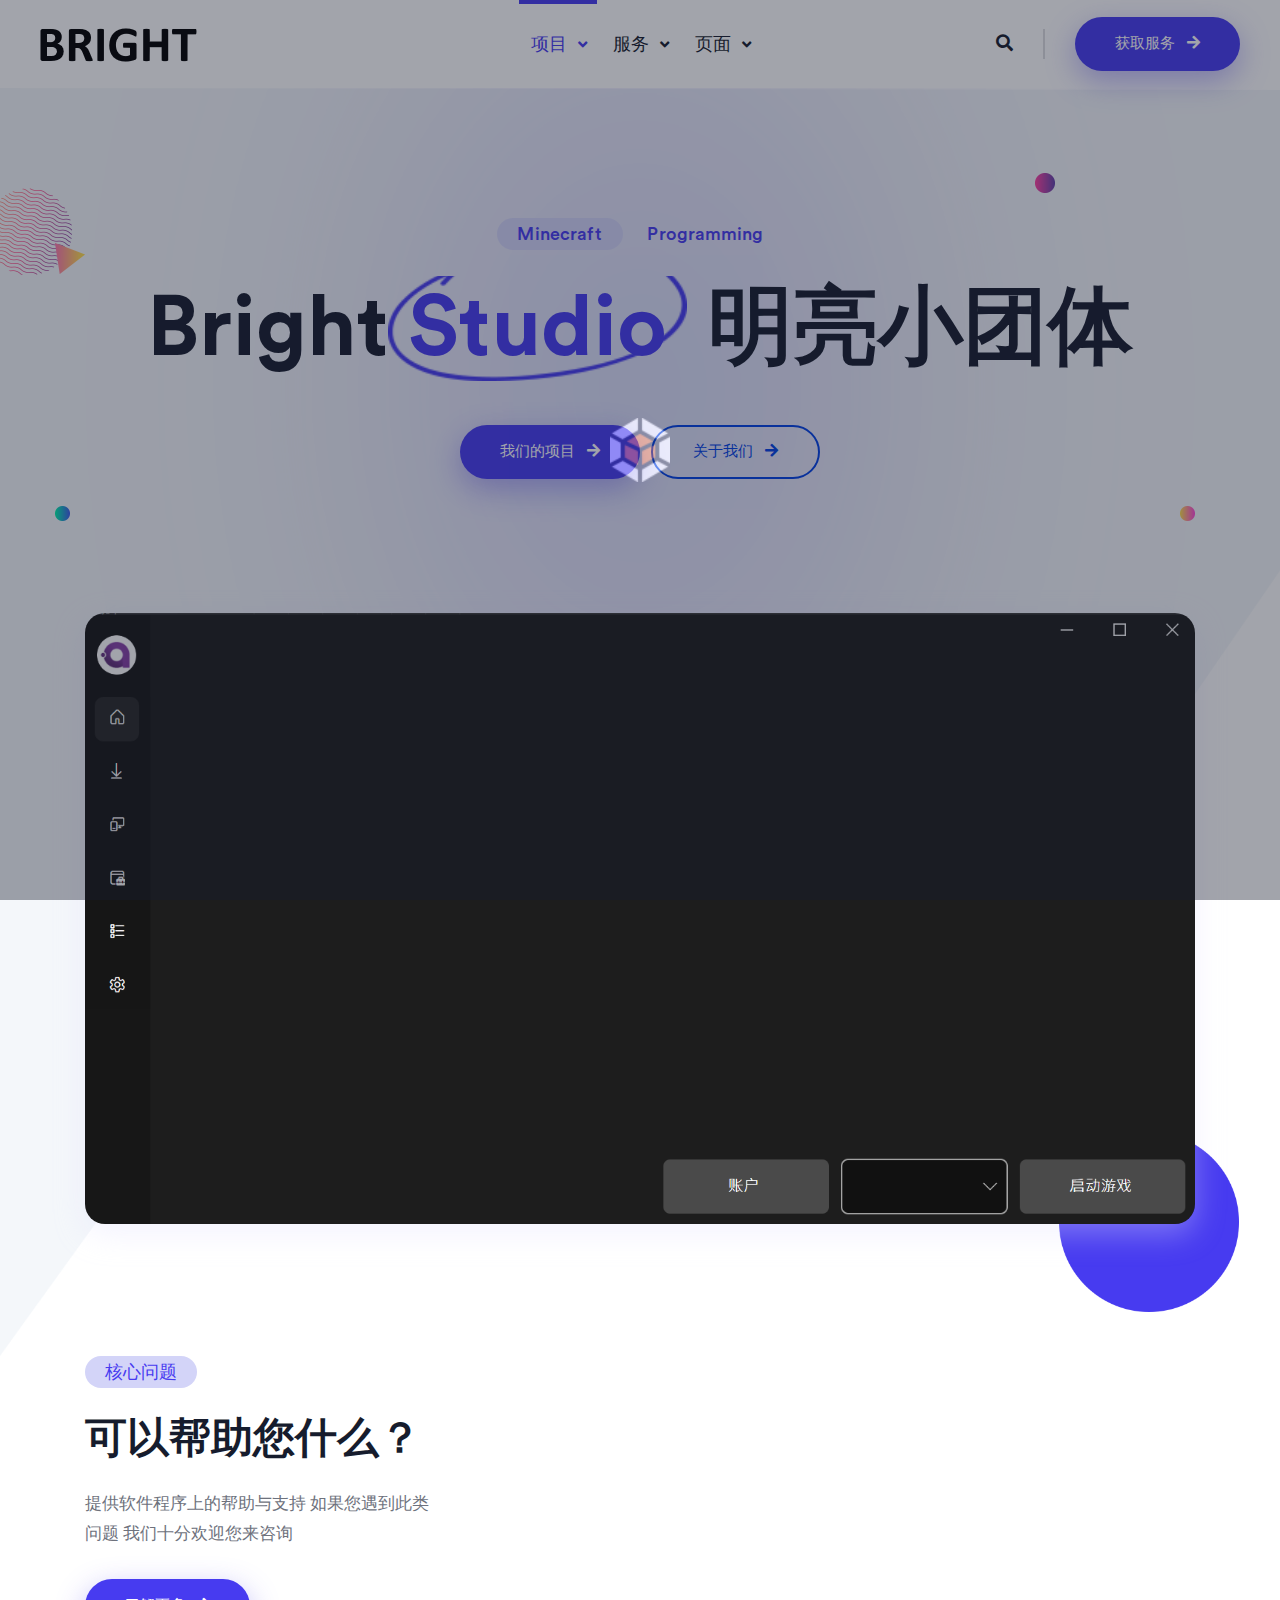
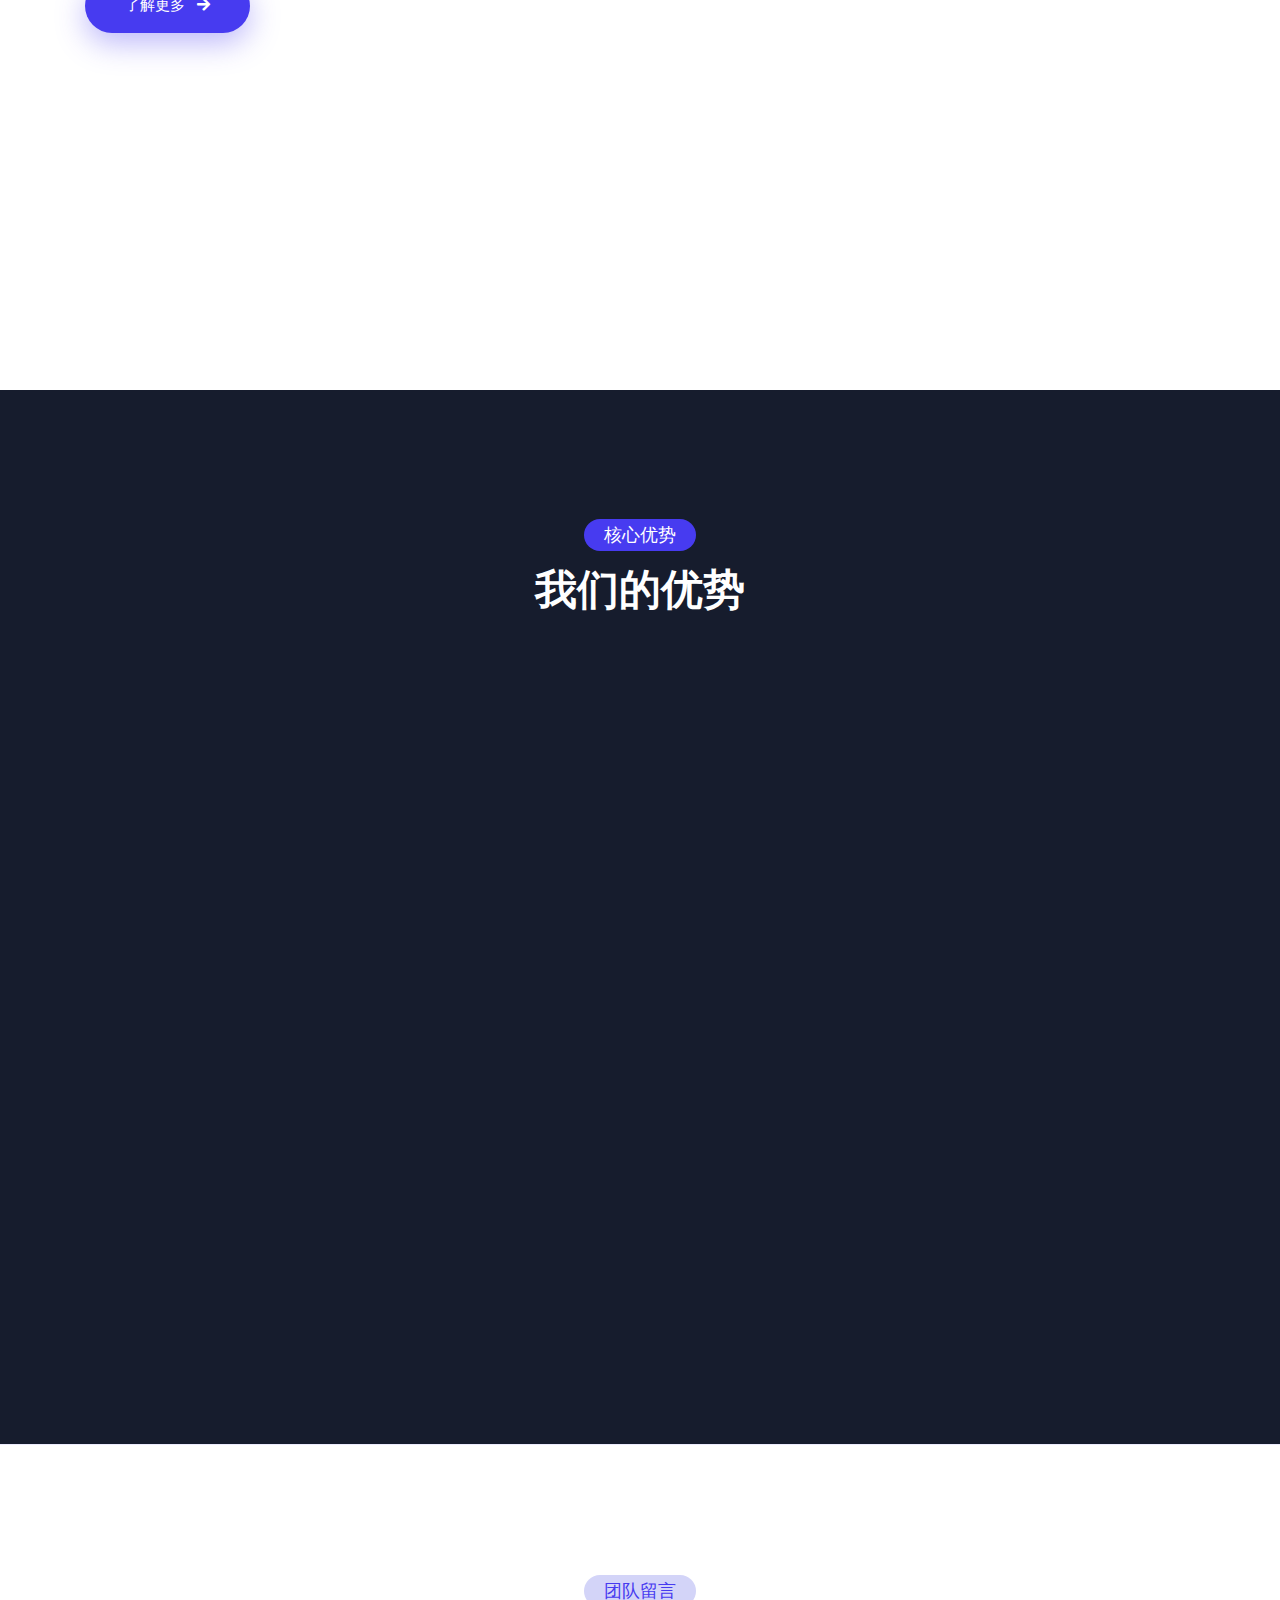
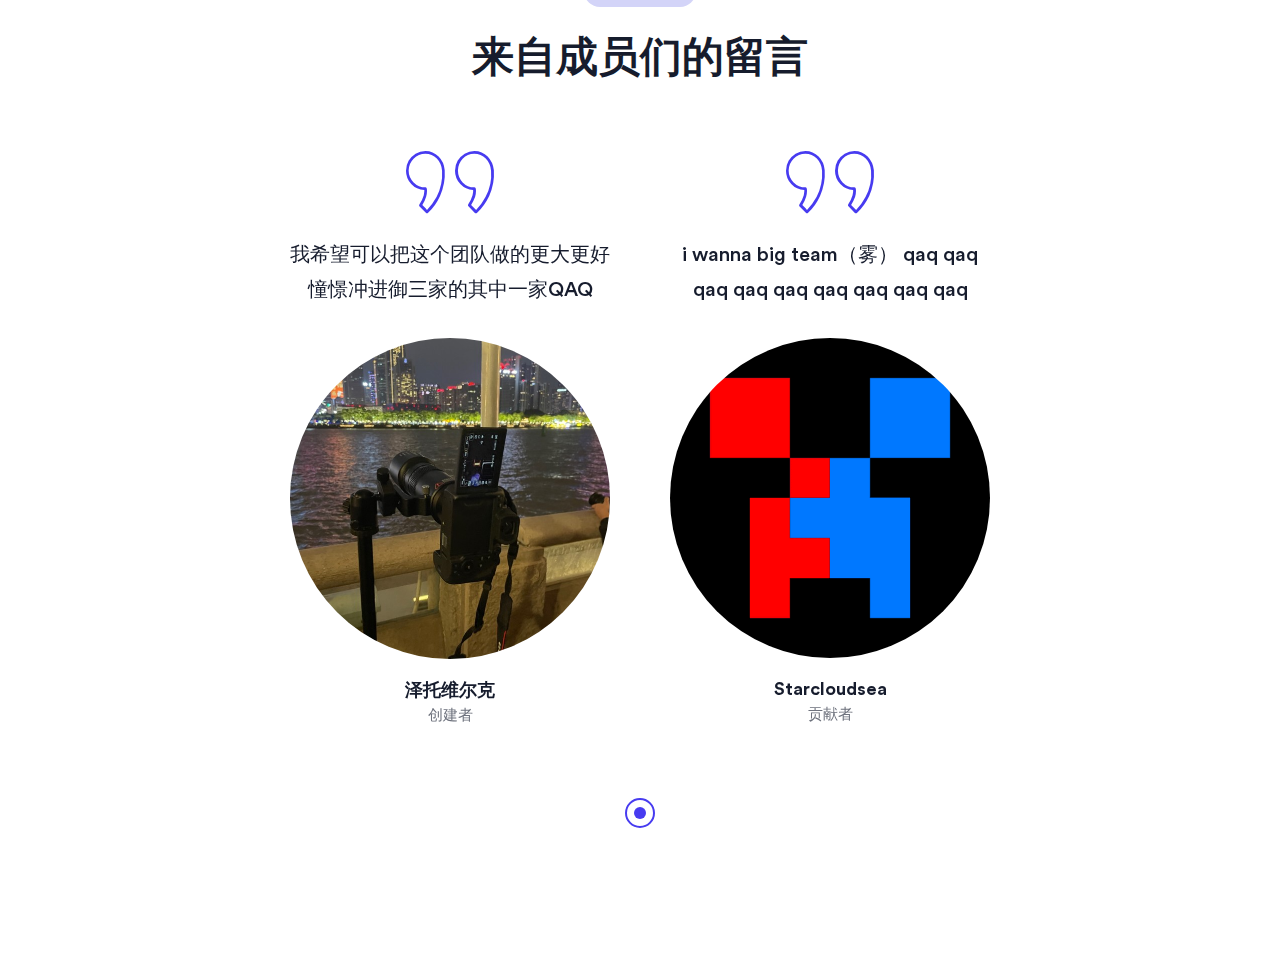
<file: index.html>
﻿<!DOCTYPE html>
    <html lang="en">
    <head>
        <meta charset="UTF-8">
        <meta http-equiv="X-UA-Compatible" content="IE=edge">
        <meta name="viewport" content="width=device-width, initial-scale=1.0">
        <title>Bright </title>
        <!--====== Bootstrap ======-->
        <link rel="stylesheet" href="assets/css/bootstrap.min.css">
        <!--====== Font Awesome ======-->
        <link rel="stylesheet" href="assets/fonts/fontawesome/css/all.min.css">
        <!--====== Flaticon ======-->
        <link rel="stylesheet" href="assets/fonts/flaticon/flaticon.css">
        <!--====== Animate CSS ======-->
        <link rel="stylesheet" href="assets/css/animate.min.css">
        <!-- Magnific Popup CSS -->
        <link rel="stylesheet" href="assets/css/magnific-popup.min.css">
        <!--====== Slick Slider ======-->
        <link rel="stylesheet" href="assets/css/slick.css">
        <!--====== Nice Select  ======-->
        <link rel="stylesheet" href="assets/css/nice-select.css">
        <!--====== Default css ======-->
        <link rel="stylesheet" href="assets/css/default.css">
        <!--====== Main Stylesheet ======-->
        <link rel="stylesheet" href="assets/css/style.css">
        <!--====== Responsive Stylesheet ======-->
        <link rel="stylesheet" href="assets/css/responsive.css">
        <!-- Place favicon in the root directory -->
        <link rel="icon" type="image/png" href="assets/img/favicon.png">
    </head>
    <body>
        <!--======= Start Preloader =======-->
        <div class="preloader">
            <img class="preloader-image" width="60" src="assets/img/preloader-logo.png" alt="preloader"/>
        </div> <!-- /.preloader -->
        <!--======= End Preloader =======-->
        <!--====== Start Search From ======-->
        <div class="modal fade" id="search-modal" tabindex="-1" role="dialog">
            <div class="modal-dialog" role="document">
                <div class="modal-content">
                    <form>
                        <div class="form_group">
                            <input type="text" class="form_control" placeholder="Search here...">
                            <button class="search_btn"><i class="fa fa-search"></i></button>
                        </div>
                    </form>
                </div> <!-- /.modal-content -->
            </div> <!-- /.modal-dialog -->
        </div><!-- /#search-modal -->
        <!--====== End Search From ======-->
        <!--====== Start Header Area ======-->
        <header class="header-area header-v1">
            <div class="header-navigation">
                <div class="container-fluid">
                    <div class="row align-items-center">
                        <!-- Brand Logo and Language Selection Dropdown -->
                        <div class="col-xl-3 col-lg-4 col-md-5 col-8">
                            <div class="site-branding-and-language-selection">
                                <div class="brand-logo">
                                    <a href="index.html">
                                        <img src="assets/img/logo-royal-blue.png" alt="logo">
                                    </a>
                                </div>
                            </div>
                        </div>
                        <!-- Desktop and Mobile Menu -->
                        <div class="col-xl-6 col-lg-3 col-md-1 col-2 text-center">
                            <div class="primary-menu">
                                <div class="nav-menu">
                                    <!-- Navbar Close Icon -->
                                    <div class="navbar-close">
                                        <div class="cross-wrap"><span class="top"></span><span class="bottom"></span></div>
                                    </div>
                                    <nav class="main-menu">
                                        <ul>
                                            <li class="menu-item menu-item-has-children">
                                                <a href="index.html" class="nav-link active">项目</a>
                                                <ul class="sub-menu">
                                                    <li><a href="index.html" class="nav-link active">明亮我的世界社区</a></li>
                                                    <!-- <li><a href="index-2.html">Homepage SEO</a></li>
                                                    <li><a href="index-3.html">Homepage App</a></li>
                                                    <li><a href="index-4.html">Homepage Chatbot</a></li>
                                                    <li><a href="index-5.html">Homepage Consultant</a></li>
                                                    <li><a href="index-6.html">Homepage Fintech</a></li> -->
                                                </ul>
                                            </li>
                                            <li class="menu-item menu-item-has-children">
                                                <a href="services.html" class="nav-link">服务</a>
                                                <ul class="sub-menu">
                                                    <li><a href="api.html">API</a></li>
                                                    <li><a href="bright_minecraft_core.html">Bright启动核心</a></li>
                                                    <!-- <li><a href="service-details.html">代码帮助</a></li> -->
                                                </ul>
                                            </li>
                                            <li class="menu-item menu-item-has-children">
                                                <a href="#" class="nav-link">页面</a>
                                                <ul class="sub-menu">
                                                    <li><a href="about.html">关于我们</a></li>
                                                    <!-- <li><a href="team.html">Our Team</a></li>
                                                    <li><a href="pricing.html">Pricing</a></li>
                                                    <li><a href="coming-soon.html">Coming Soon</a></li>
                                                    <li><a href="404.html">404</a></li> -->
                                                </ul>
                                            </li>
                                            <!-- <li class="menu-item menu-item-has-children">
                                                <a href="blog-standard.html" class="nav-link">新闻</a>
                                                <ul class="sub-menu">
                                                    <li><a href="blog-standard.html">Blog Standard</a></li>
                                                    <li><a href="blog-details.html">Blog Details</a></li>
                                                </ul>
                                            </li> -->
                                            <!-- <li class="menu-item">
                                                <a href="contact.html" class="nav-link">Contact</a>
                                            </li> -->
                                        </ul>
                                    </nav>
                                </div>
                            </div>
                        </div>
                        <!-- Menu Right -->
                        <div class="col-xl-3 col-lg-5 col-md-6 col-2">
                            <div class="header-right">
                                <ul>
                                    <li><a href="#" data-toggle="modal" data-target="#search-modal" class="search-btn"><i class="fas fa-search"></i></a></li>
                                    <li class="get-started-wrapper">
                                        <a href="services.html" class="filled-btn">
                                            获取服务 <i class="fas fa-arrow-right"></i>
                                        </a>
                                    </li>
                                    <li>
                                        <div class="menu-toggle">
                                            <div class="menu-overlay"></div>
                                            <!-- Navbar Toggler -->
                                            <div class="nav-toggle">
                                                <div class="navbar-toggler float-end">
                                                    <span></span>
                                                    <span></span>
                                                    <span></span>
                                                </div>
                                            </div>
                                        </div>
                                    </li>
                                </ul>
                            </div>
                        </div>
                    </div> <!-- /.row -->
                </div> <!-- /.container-fluid -->
            </div> <!-- /.header-navigation -->
        </header> <!-- /.header-area -->
        <!--====== End Header Area ======-->
        <!--====== Start Hero Area ======-->
        <section class="hero-area hero-v1" style="background-image: url(assets/img/hero/app-overview-main-bg.png);">
            <div class="container">
                <div class="hero-internal">
                    <div class="section-particle-effect d-none d-md-block">
                        <img class="particle-1 animate-zoom-fade" src="assets/img/particle/particle-1.png" alt="particle One">
                        <img class="particle-2 animate-float-bob-y" src="assets/img/particle/particle-2.png" alt="particle Two">
                        <img class="particle-3 animate-zoominout" src="assets/img/particle/particle-3.png" alt="particle Three">
                        <img class="particle-4 animate-zoominout" src="assets/img/particle/particle-4.png" alt="particle Four">
                        <img class="particle-5 animate-zoominout" src="assets/img/particle/particle-5.png" alt="particle Five">
                        <img class="particle-6 animate-zoom-fade" src="assets/img/particle/particle-6.png" alt="particle Six">
                    </div>
                    <div class="row justify-content-center">
                        <div class="col-lg-10 col-xl-11">
                            <div class="hero-content">
                                <div class="section-title">
                                    <div class="section-heading-tag wow fadeInUp" data-wow-delay="0.2s" data-wow-duration="1500ms">
                                        <span class="single-heading-tag">Minecraft</span>
                                        <span class="single-heading-tag bordered-tag">Programming</span>
                                    </div>
                                    <h1 class="wow fadeInUp" data-wow-delay="0.3s" data-wow-duration="1500ms">Bright<span>Studio</span> 明亮小团体</h1>
                                    <div class="section-button-wrapper justify-content-center section-dual-button wow fadeInUp" data-wow-delay="0.4s" data-wow-duration="1500ms">
                                        <a href="services.html" class="filled-btn">
                                            我们的项目 <i class="fas fa-arrow-right"></i>
                                        </a>
                                        <a href="about.html" class="filled-btn btn-bordered">
                                            关于我们 <i class="fas fa-arrow-right"></i>
                                        </a>
                                    </div>
                                </div>
                            </div> <!-- /.hero-content -->
                        </div> <!-- /.col-lg-10 -->
                    </div> <!-- /.row -->
                    <div class="row">
                        <div class="col-lg-12">
                            <div class="app-dashboard-preview animate-float-bob-y">
                                <img src="assets/img/app/app-dashboard.jpg" alt="app dashboard overview">
                            </div>
                        </div>
                    </div> <!-- /.row -->
                </div> <!-- /.section-internal -->
            </div> <!-- /.container-->
        </section> <!-- /.hero-area -->
        <!--====== End Hero Area ======-->
        <!--====== Start App Feature Area ======-->
        <section class="app-feature pb-100">
            <div class="container">
                <div class="row">
                    <div class="col-lg-4">
                        <div class="app-feature-content">
                            <div class="section-title">
                                <div class="section-heading-tag">
                                    <span class="single-heading-tag">核心问题</span>
                                </div>
                                <h2>可以帮助您什么？</h2>
                                <div class="section-title-description">
                                    <p>提供软件程序上的帮助与支持 如果您遇到此类问题 我们十分欢迎您来咨询</p>
                                </div>
                                <div class="section-button-wrapper">
                                    <a href="about.html" class="filled-btn">
                                        了解更多 <i class="fas fa-arrow-right"></i>
                                    </a>
                                </div>
                            </div>
                        </div>
                    </div>
                    <div class="col-lg-8">
                        <div class="app-features-list">
                            <div class="single-service-box active wow fadeInDown" data-wow-delay="100ms" data-wow-duration="2500ms">
                                <div class="service-thumbnail">
                                    <img src="assets/img/services/app-feature-1.png" alt="app feature One">
                                </div>
                                <div class="service-box-content">
                                    <h5 class="service-box-title">使用的项目框架</h5>
                                    <div class="service-box-btn">
                                        <a href="about.html"><i class="fas fa-arrow-right"></i></a>
                                    </div>
                                </div>
                            </div>
                            <div class="single-service-box wow fadeInDown" data-wow-delay="200ms" data-wow-duration="2500ms">
                                <div class="service-thumbnail">
                                    <img src="assets/img/services/app-feature-2.png" alt="app feature Two">
                                </div>
                                <div class="service-box-content">
                                    <h5 class="service-box-title">项目排版整理以及对于项目未来的规划与计划</h5>
                                    <div class="service-box-btn">
                                        <a href="about.html"><i class="fas fa-arrow-right"></i></a>
                                    </div>
                                </div>
                            </div>
                        </div>
                    </div> 
                </div> <!-- /.row -->
            </div> <!-- /.container -->
        </section> <!-- /.app-feature -->
        <!-- 删除模块 -->
        <!--====== End App Feature Area ======-->
        <!--====== Start Data Analysis Area ======-->
        <!-- <section class="data-analysis-feature-area pb-130">
            <div class="container">
                <div class="row align-items-center">
                    <div class="col-lg-7">
                        <div class="data-analysis-preview-wrapper">
                            <img class="data-analysis-preview data-analysis-preview-1 wow fadeInUp" data-wow-delay="0ms" data-wow-duration="1500ms" src="assets/img/app/manage-data-1.jpg" alt="data analysis One">
                            <img class="data-analysis-preview data-analysis-preview-2 animate-float-bob-x wow fadeInUp" data-wow-delay="200ms" data-wow-duration="1500ms" src="assets/img/app/manage-data-2.jpg" alt="data analysis Two">
                            <img class="data-analysis-preview data-analysis-preview-3 wow fadeInUp" data-wow-delay="400ms" data-wow-duration="1500ms" src="assets/img/app/manage-data-3.jpg" alt="data analysis Three">
                            <img class="data-analysis-preview data-analysis-preview-4 wow fadeInUp" data-wow-delay="600ms" data-wow-duration="1500ms" src="assets/img/app/manage-data-4.jpg" alt="data analysis Four">
                            <img class="data-analysis-preview data-analysis-preview-5 animate-float-bob-y" src="assets/img/app/manage-data-5.jpg" alt="data analysis Five">
                            <img class="data-analysis-preview data-analysis-preview-6 wow fadeInUp" data-wow-delay="800ms" data-wow-duration="1500ms" src="assets/img/app/manage-data-6.jpg" alt="data analysis Six">
                        </div>
                    </div>
                    <div class="col-lg-5">
                        <div class="data-analysis-content">
                            <div class="section-title">
                                <div class="section-heading-tag">
                                    <span class="single-heading-tag">Data Analysis</span>
                                </div>
                                <h2>Manage your data analysis easily</h2>
                                <div class="section-title-description">
                                    <p>Quis autem vel eum iure reprehenderit quin voluptate velit esse quam molesti consequatur velillum qui dolorem eum fugiate</p>
                                </div>
                            </div>
                            <div class="section-list-style">
                                <ul>
                                    <li>Unlimited Design Possibility</li>
                                    <li>Beautiful Mobile Apps</li>
                                    <li>Easy Project Management</li>
                                </ul>
                            </div>
                            <div class="section-button-wrapper mt-35">
                                <a href="about.html" class="filled-btn btn-bordered bg-royal-blue">
                                    Learn More <i class="fas fa-arrow-right"></i>
                                </a>
                            </div>
                        </div>
                    </div>
                </div>
            </div>
        </section> /.data-analysis-feature-area -->
        <!--====== End Data Analysis Area ======-->
        <!--====== Start Our Services Area ======-->
        <section class="our-services bg-dark-black pt-129 pb-100">
            <div class="container">
                <div class="row justify-content-center">
                    <div class="col">
                        <div class="section-title section-title-white text-center mb-65">
                            <div class="section-heading-tag">
                                <span class="single-heading-tag bg-royal-blue">核心优势</span>
                            </div>
                            <h2>我们的优势<br class="d-none d-md-block"></h2>
                        </div>
                    </div> 
                </div>
                <div class="our-services-content-wrapper">
                    <div class="row">
                        <!-- Single Feature Box -->
                        <div class="col-md-6">
                            <div class="single-feature-box wow fadeInUp" data-wow-delay="0ms" data-wow-duration="1500ms">
                                <div class="feature-box-icon">
                                    <img src="assets/img/feature/service-icon-1.png" alt="service icon one">
                                </div>
                                <div class="feature-box-content">
                                    <h4>快捷性</h4>
                                    <p>精准命中问题 并且制定一系列的计划以及企划 管理项目 迅速快捷的安排所有</p>
                                </div>
                            </div> 
                        </div> 
                        <!-- Single Feature Box -->
                        <div class="col-md-6">
                            <div class="single-feature-box wow fadeInUp" data-wow-delay="100ms" data-wow-duration="1500ms">
                                <div class="feature-box-icon">
                                    <img src="assets/img/feature/service-icon-2.png" alt="service icon one">
                                </div>
                                <div class="feature-box-content">
                                    <h4>友好交流</h4>
                                    <p>我们十分乐意听从您们的建议以及简介 并且作出改善以及重新规划</p>
                                </div>
                            </div> 
                        </div> 
                        <!-- Single Feature Box -->
                        <div class="col-md-6">
                            <div class="single-feature-box wow fadeInUp" data-wow-delay="200ms" data-wow-duration="1500ms">
                                <div class="feature-box-icon">
                                    <img src="assets/img/feature/service-icon-3.png" alt="service icon one">
                                </div>
                                <div class="feature-box-content">
                                    <h4>服务器</h4>
                                    <p>我们拥有一台8c16g的小型服务器 虽然很小 但足够我们承载API等所需要的内容</p>
                                </div>
                            </div> 
                        </div>
                        <!-- Single Feature Box -->
                        <div class="col-md-6">
                            <div class="single-feature-box wow fadeInUp" data-wow-delay="300ms" data-wow-duration="1500ms">
                                <div class="feature-box-icon">
                                    <img src="assets/img/feature/service-icon-4.png" alt="service icon one">
                                </div>
                                <div class="feature-box-content">
                                    <h4>资金支持</h4>
                                    <p>虽然没多少钱 但是我们至少可以支撑得起开发的日常花销 尽力满足各种需求</p>
                                </div>
                            </div> 
                        </div> 
                        <!-- Single Feature Box -->
                        <div class="col-md-6">
                            <div class="single-feature-box wow fadeInUp" data-wow-delay="400ms" data-wow-duration="1500ms">
                                <div class="feature-box-icon">
                                    <img src="assets/img/feature/service-icon-5.png" alt="service icon one">
                                </div>
                                <div class="feature-box-content">
                                    <h4>品行端正</h4>
                                    <p>我们三观端正 拥有明确的价值观 从不做出神权等耻辱的行为</p>
                                </div>
                            </div> 
                        </div> 
                        <!-- Single Feature Box -->
                        <div class="col-md-6">
                            <div class="single-feature-box wow fadeInUp" data-wow-delay="500ms" data-wow-duration="1500ms">
                                <div class="feature-box-icon">
                                    <img src="assets/img/feature/service-icon-6.png" alt="service icon one">
                                </div>
                                <div class="feature-box-content">
                                    <h4>快速响应</h4>
                                    <p>当程序遇到BUG以及各种问题时 我们会快速响应并且做出更正</p>
                                </div>
                            </div> 
                        </div> 
                    </div> <!-- /.row -->
                </div> <!-- /.our-services-content-wrapper -->
            </div> <!-- /.container -->
        </section> <!-- /.our-services -->
        <!-- 删除模块 -->
        <!--====== End Our Services Area ======-->
        <!--====== Start App Statistic Area ======-->
        <!-- <section class="app-statistic-area pt-130 pb-130">
            <div class="container">
                <div class="row">
                    <div class="col-lg-5">
                        <div class="core-statistic-content content-right-spacer">
                            <div class="section-title">
                                <div class="section-heading-tag">
                                    <span class="single-heading-tag">Core Statices</span>
                                </div>
                                <h2>Get instant growth result for saas</h2>
                                <div class="section-title-description">
                                    <p>Sed ut perspiciatis unde omnis natus error sit voluptatem accusantium doloremque udantium, totam rem aperiam eaque</p>
                                </div>
                            </div>
                            <div class="simple-icon-box-wrapper mt-40 mb-40">
                                <div class="simple-single-icon-box simple-single-icon-box-v2">
                                    <i class="fal fa-users"></i>
                                    <h4>Build for Real <br class="d-none d-md-block"> Saas Users</h4>
                                </div>
                                <div class="simple-single-icon-box simple-single-icon-box-v2">
                                    <i class="fal fa-tools"></i>
                                    <h4>Process Setup <br class="d-none d-md-block"> Easily</h4>
                                </div>
                            </div>
                            <div class="section-button-wrapper mt-30">
                                <a href="about.html" class="filled-btn">
                                    Learn More<i class="fas fa-arrow-right"></i>
                                </a>
                            </div>
                        </div>
                    </div> 
                    <div class="col-lg-7">
                        <div class="statistic-preveiw-thumbnail">
                            <div class="row">
                                <div class="col-6">
                                    <img class="statistic-thumbnail statistic-thumbnail-1 animate-float-bob-y wow fadeInUp" data-wow-delay="0ms" data-wow-duration="1500ms" src="assets/img/app/core-statistic-1.png" alt="statistic preview one">
                                    <img class="statistic-thumbnail statistic-thumbnail-3 wow fadeInUp" data-wow-delay="200ms" data-wow-duration="1500ms" src="assets/img/app/core-statistic-3.png" alt="statistic preview three">
                                </div>
                                <div class="col-6">
                                    <img class="statistic-thumbnail statistic-thumbnail-2 wow fadeInUp" data-wow-delay="100ms" data-wow-duration="1500ms" src="assets/img/app/core-statistic-2.png" alt="statistic preview two">
                                    <img class="statistic-thumbnail statistic-thumbnail-4 wow fadeInUp" data-wow-delay="300ms" data-wow-duration="1500ms" src="assets/img/app/core-statistic-4.png" alt="statistic preview four">
                                </div>
                            </div>
                        </div>
                    </div> 
                </div>
            </div> 
        </section> /.app-statistic-area -->
        <!--====== End App Statistic Area ======-->
        <!--====== Start Testimonial Area ======-->
        <section class="testimonial-area pt-130 pb-120">
            <div class="container">
                <div class="section-title text-center mb-55">
                    <div class="section-heading-tag">
                        <span class="single-heading-tag">团队留言</span>
                    </div>
                    <h2>来自成员们的留言<br class="d-none d-md-block"></h2>
                </div>
                <div class="testimonial-slider" id="testimonial-slider-v1">
                    <div class="single-testimonial">
                        <div class="quote-thumbnail">
                            <i class="flaticon-right-quote"></i>
                        </div>
                        <p>我希望可以把这个团队做的更大更好 憧憬冲进御三家的其中一家QAQ</p>
                        <div class="testimonial-author">
                            <img src="assets/img/testimonial/testimonial-author-1.png" alt="testimonial author">
                            <h6>泽托维尔克 <span>创建者</span></h6>
                        </div>
                    </div>
                    <div class="single-testimonial">
                        <div class="quote-thumbnail">
                            <i class="flaticon-right-quote"></i>
                        </div>
                        <p>i wanna big team（雾） qaq qaq qaq qaq qaq qaq qaq qaq qaq</p>
                        <div class="testimonial-author">
                            <img src="assets/img/testimonial/testimonial-author-2.png" alt="testimonial author">
                            <h6>Starcloudsea <span>贡献者</span></h6>
                        </div>
                    </div>
                    <!-- <div class="single-testimonial">
                        <div class="quote-thumbnail">
                            <i class="flaticon-right-quote"></i>
                        </div>
                        <p>On the other hand denounce with righteous indignation dislike men who are so beguiled and demoralized by charms</p>
                        <div class="testimonial-author">
                            <img src="assets/img/testimonial/testimonial-author-3.png" alt="testimonial author">
                            <h6>Harold S. Richardson <span>Saas Developer</span></h6>
                        </div>
                    </div>
                    <div class="single-testimonial">
                        <div class="quote-thumbnail">
                            <i class="flaticon-right-quote"></i>
                        </div>
                        <p>On the other hand denounce with righteous indignation dislike men who are so beguiled and demoralized by charms</p>
                        <div class="testimonial-author">
                            <img src="assets/img/testimonial/testimonial-author-1.png" alt="testimonial author">
                            <h6>Harold S. Richardson <span>Saas Developer</span></h6>
                        </div>
                    </div>  -->
                </div> <!-- /.testimonial-slider -->
            </div> <!-- /.container -->
        </section> <!-- /.testimonial-area -->
        <!--====== End Testimonial Area ======-->
        <!--====== Start Counter Up Area ======-->
        <!-- <section class="counter-up-area bg-royal-blue pt-128 pb-43">
            <div class="container">
                <div class="row align-items-center">
                    <div class="col-lg-6">
                        <div class="counter-up-thumbnails content-right-spacer wow fadeInUp" data-wow-delay="0ms" data-wow-duration="1500ms">
                            <img class="counterup-main-thumbnail-top animate-float-bob-x" src="assets/img/app/count-down-main-thumbnail-top.png" alt="countdown thumbnails top">
                            <img class="counterup-main-thumbnail" src="assets/img/app/count-down-main-thumbnail.png" alt="countdown thumbnails main">
                            <img class="counterup-main-thumbnail-bottom animate-float-bob-y" src="assets/img/app/count-down-main-thumbnail-bottom.png" alt="countdown thumbnails bottom">
                        </div>
                    </div>
                    <div class="col-lg-6">
                        <div class="counterup-wrapper">
                            <div class="row">
                                <div class="col-md-6 col-sm-6">
                                    <div class="single-counter-up wow fadeInUp" data-wow-delay="0ms" data-wow-duration="1500ms">
                                        <div class="counterup-icon">
                                            <i class="fas fa-users"></i>
                                        </div>
                                        <div class="counterup-info">
                                            <h2>
                                                <span class="counter">96327</span>
                                                <span class="sign">+</span>
                                            </h2>
                                            <p>Daily Active Users</p>
                                        </div>
                                    </div> 
                                </div>
                                <div class="col-md-6 col-sm-6">
                                    <div class="single-counter-up wow fadeInUp" data-wow-delay="200ms" data-wow-duration="1500ms">
                                        <div class="counterup-icon">
                                            <i class="fas fa-file-alt"></i>
                                        </div>
                                        <div class="counterup-info">
                                            <h2>
                                                <span class="counter">78630</span>
                                                <span class="sign">+</span>
                                            </h2>
                                            <p>Project Complate</p>
                                        </div>
                                    </div>
                                </div>
                                <div class="col-md-6 col-sm-6">
                                    <div class="single-counter-up wow fadeInUp" data-wow-delay="400ms" data-wow-duration="1500ms">
                                        <div class="counterup-icon">
                                            <i class="fas fa-cloud-download-alt"></i>
                                        </div>
                                        <div class="counterup-info">
                                            <h2>
                                                <span class="counter">56326</span>
                                                <span class="sign">+</span>
                                            </h2>
                                            <p>Download Software</p>
                                        </div>
                                    </div>
                                </div>
                                <div class="col-md-6 col-sm-6">
                                    <div class="single-counter-up wow fadeInUp" data-wow-delay="600ms" data-wow-duration="1500ms">
                                        <div class="counterup-icon">
                                            <i class="fas fa-gem"></i>
                                        </div>
                                        <div class="counterup-info">
                                            <h2>
                                                <span class="counter">63020</span>
                                                <span class="sign">+</span>
                                            </h2>
                                            <p>5 Star Rating Reviews</p>
                                        </div>
                                    </div> 
                                </div>
                            </div> 
                        </div> 
                    </div> 
                </div> 
            </div> 
        </section> /.counter-up-area -->
        <!--====== End Counter Up Area ======-->
        <!--====== Start Call to Action Area ======-->
        <!-- 删除模块 -->
        <!--====== End Call to Action Area ======-->
        <!--====== Start Footer Area ======-->
        <!-- <footer class="footer-area footer-area-v1" style="background-image: url(assets/img/footer-bg.png);">
            <div class="container">
                <div class="footer-area-internal">
                    <div class="row">
                        <div class="col-lg-3 col-md-6 wow fadeInUp" data-wow-delay="0.1s">
                            <div class="single-footer-widget footer-text-widget">
                                <img src="assets/img/logo-royal-blue.png" alt="footer logo">
                                <p>Sed ut perspiciatis undmnis iste natus error sit voluptatem accusantium dolore udantiuy totam rem aperiam.</p>
                                <a class="footer-contact-link" href="tel:+01234567899"><i class="fas fa-phone"></i> +012 (345) 678 99</a>
                            </div> 
                        </div>
                        <div class="col-lg-3 col-md-6 wow fadeInUp" data-wow-delay="0.3s">
                            <div class="single-footer-widget">
                                <h5 class="widget-title">Resources</h5>
                                <div class="footer-widget-menu">
                                    <ul>
                                        <li><a href="about.html">Saas Development</a></li>
                                        <li><a href="about.html">Our Products</a></li>
                                        <li><a href="about.html">User Strategy</a></li>
                                        <li><a href="about.html">Blogs & Guides</a></li>
                                        <li><a href="about.html">Premium Support</a></li>
                                    </ul>
                                </div>
                            </div> 
                        </div>
                        <div class="col-lg-3 col-md-6 wow fadeInUp" data-wow-delay="0.5s">
                            <div class="single-footer-widget">
                                <h5 class="widget-title">Company</h5>
                                <div class="footer-widget-menu">
                                    <ul>
                                        <li><a href="about.html">About Landio</a></li>
                                        <li><a href="about.html">Contact & Support</a></li>
                                        <li><a href="services.html">Success History</a></li>
                                        <li><a href="services.html">Setting & Privacy</a></li>
                                        <li><a href="services.html">Company History</a></li>
                                    </ul>
                                </div>
                            </div>
                        </div>
                        <div class="col-lg-3 col-md-6 wow fadeInUp" data-wow-delay="0.7s">
                            <div class="single-footer-widget">
                                <h5 class="widget-title">Follow On</h5>
                                <div class="footer-social-links">
                                    <ul>
                                        <li><a href="#"><i class="fab fa-facebook-f"></i></a></li>
                                        <li><a href="#"><i class="fab fa-twitter"></i></a></li>
                                        <li><a href="#"><i class="fab fa-youtube"></i></a></li>
                                        <li><a href="#"><i class="fab fa-behance"></i></a></li>
                                        <li><a href="#"><i class="fab fa-linkedin"></i></a></li>
                                    </ul>
                                </div>
                                <div class="footer-copyright">
                                    <p>&copy; 2021 By <a href="http://www.bootstrapmb.com/">bootstrapmb</a> All Rights Reserved</p>
                                </div>
                            </div> 
                        </div>
                    </div>
                </div>
            </div>
        </footer> /.footer-area -->
        <!--====== End Footer Area ======-->
        <!--======= Scroll To Top =======-->
        <a href="#" data-target="html" class="scroll-to-target scroll-to-top"><i class="fa fa-angle-up"></i></a>
        <!--====== Optional Javascript ======-->
        <script src="assets/js/jquery-3.6.0.min.js"></script>
        <!--====== Popper JS ======-->
        <script src="assets/js/popper.min.js"></script>
        <!--====== Bootstrap JS ======-->
        <script src="assets/js/bootstrap.min.js"></script>
        <!--====== Slick Slider JS ======-->
        <script src="assets/js/slick.min.js"></script>
        <!--====== Wow JS ======-->
        <script src="assets/js/wow.js"></script>
        <!--====== Nice Select ======-->
        <script src="assets/js/jquery.nice-select.min.js"></script>
        <!--====== Counter Up JS ======-->
        <script src="assets/js/jquery.counterup.min.js"></script>
        <!--====== Magnific Popup JS ======-->
        <script src="assets/js/jquery.magnific-popup.min.js"></script>
        <!--====== Waypoint JS ======-->
        <script src="assets/js/jquery.waypoints.js"></script>
        <!--====== Main Script ======-->
        <script src="assets/js/main.js"></script>
    </body>
</html>
</file>
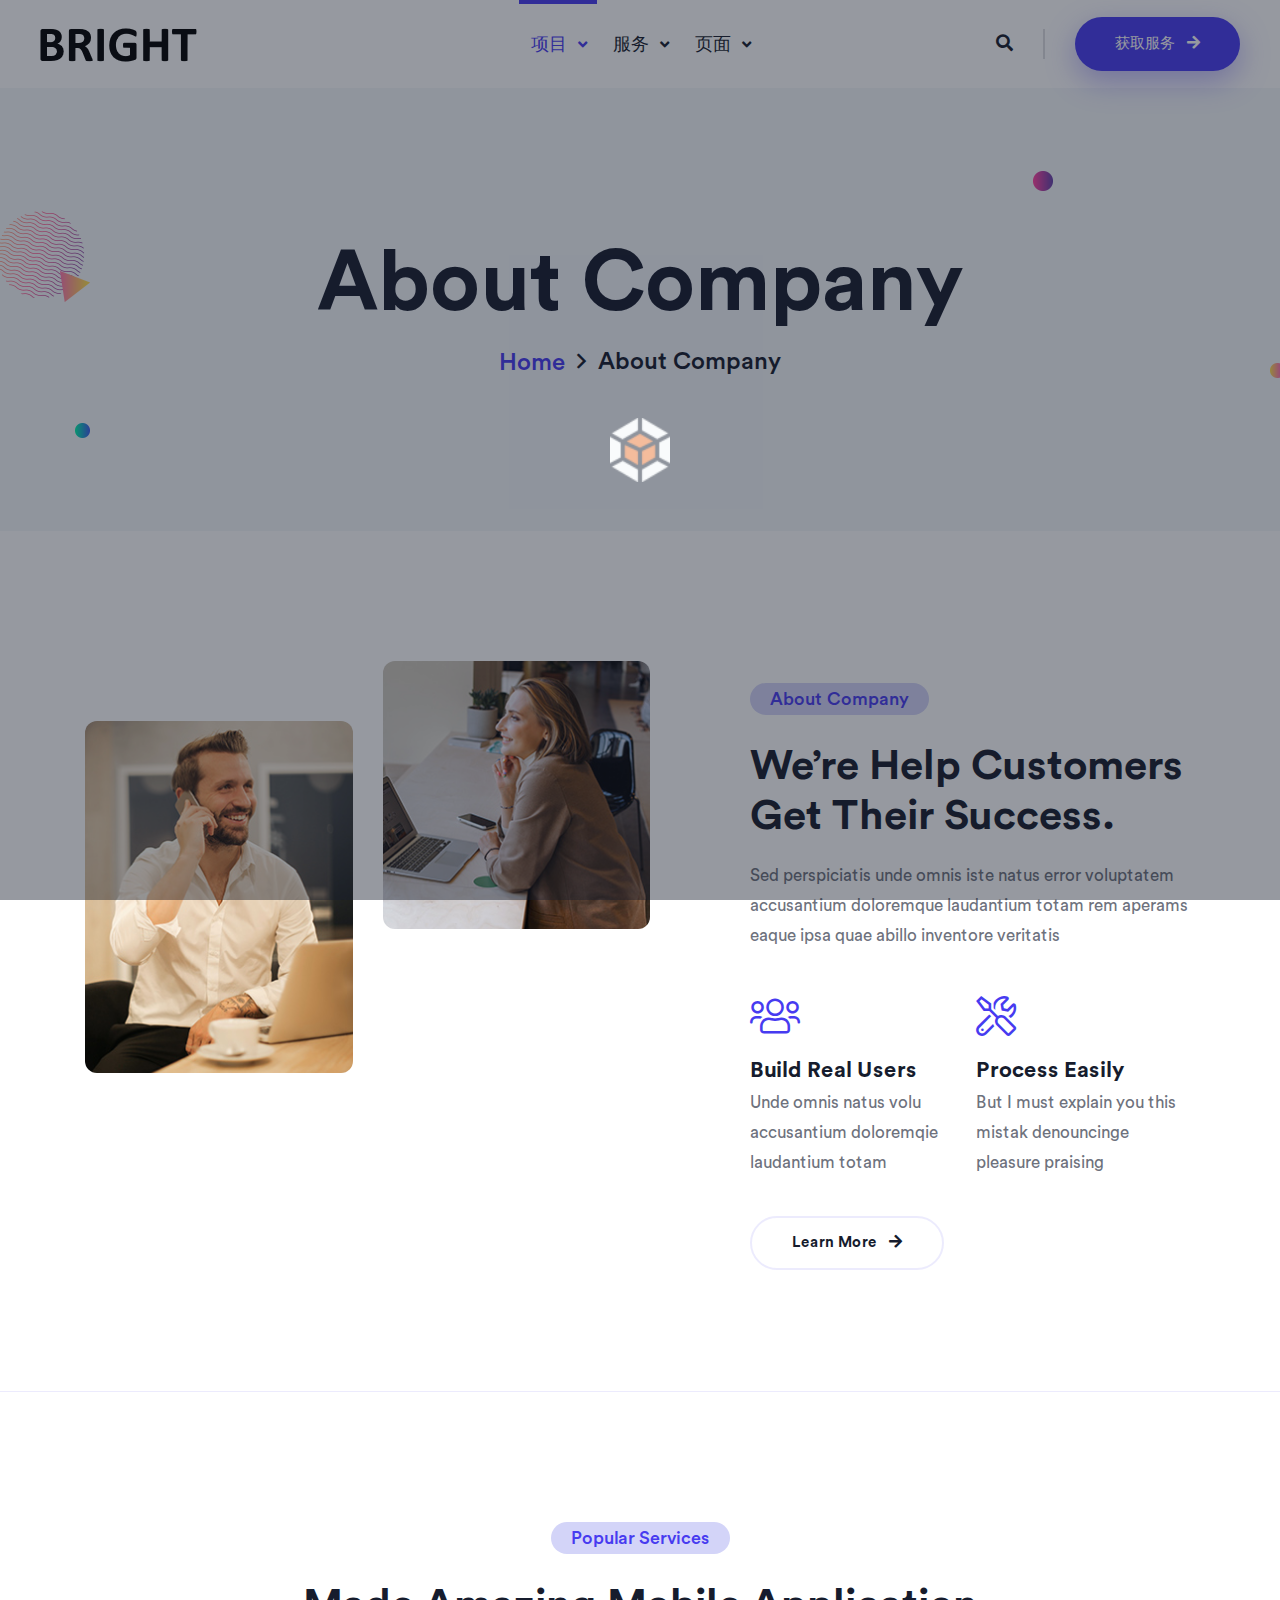
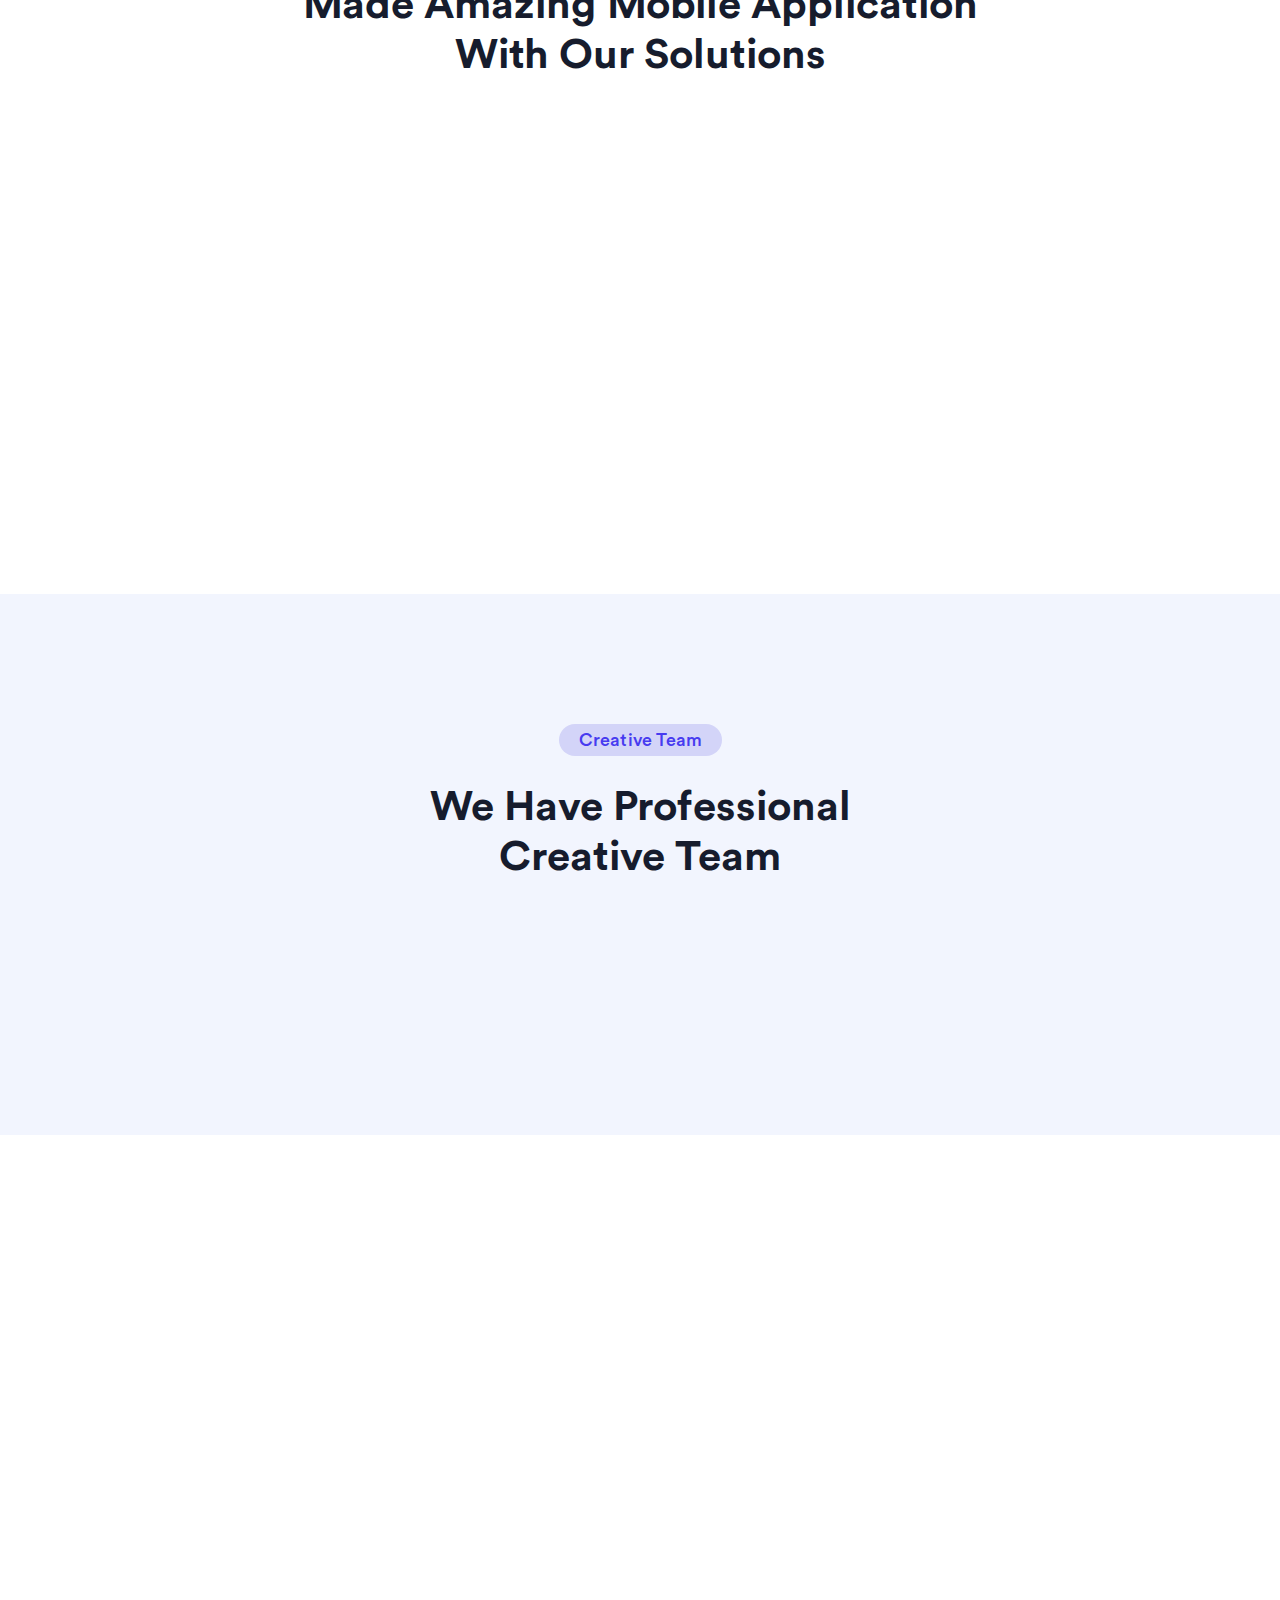
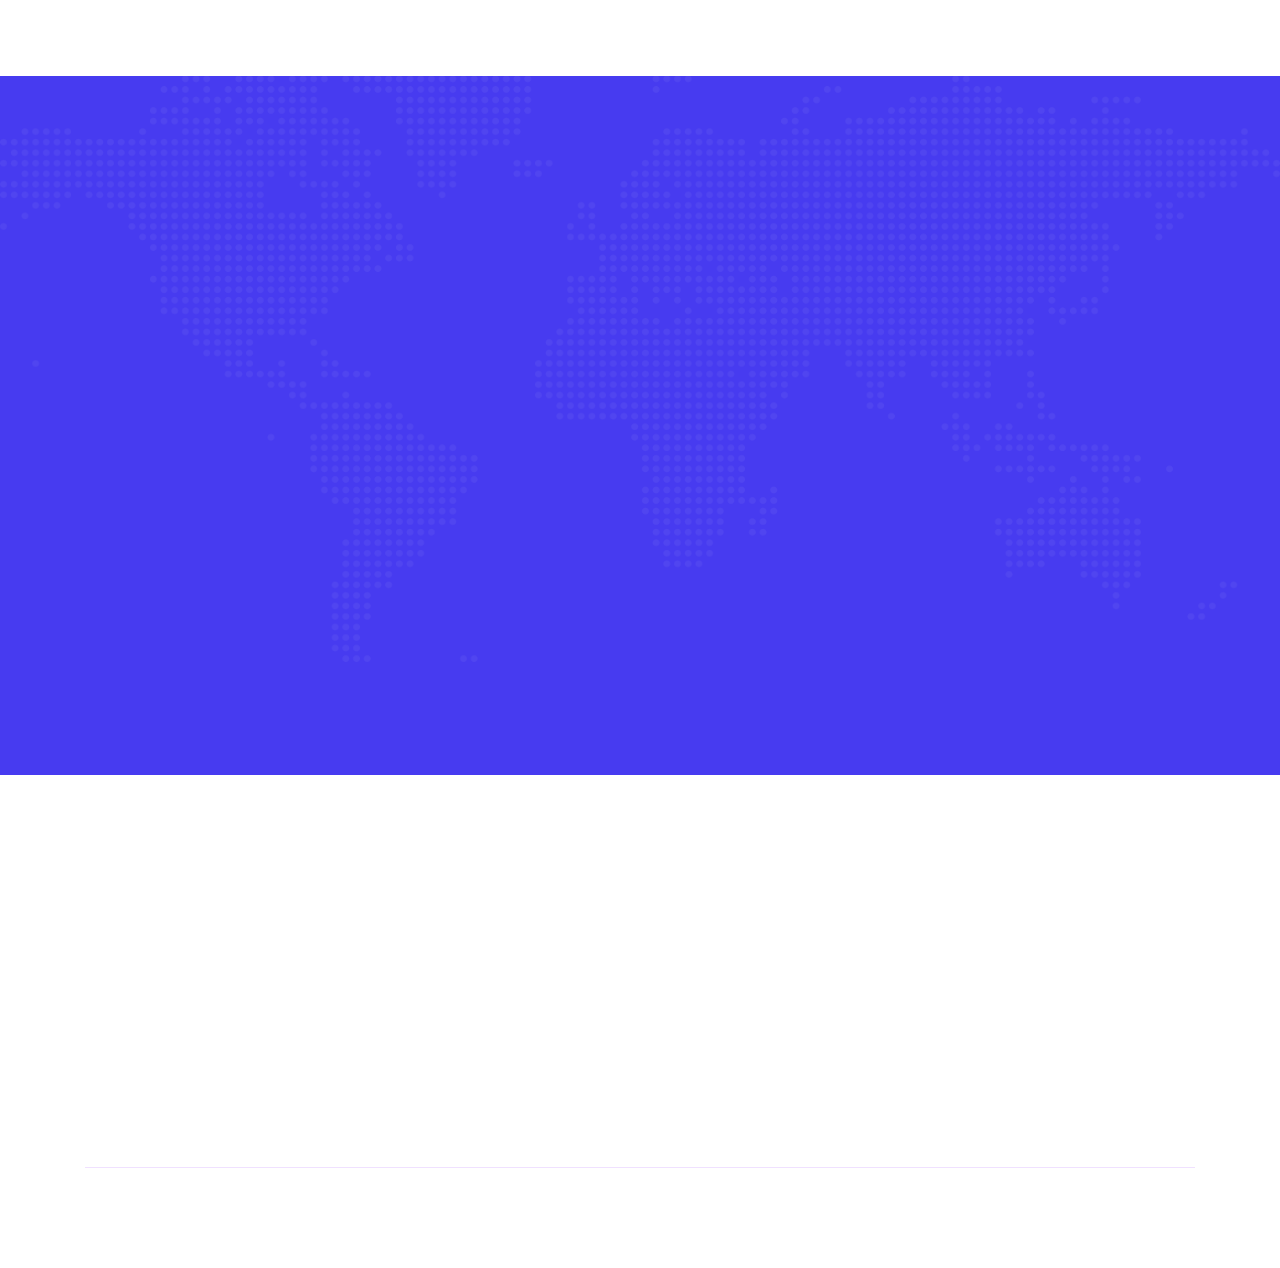
<file: about.html>
﻿<!DOCTYPE html>
    <html lang="en">
    <head>
        <meta charset="UTF-8">
        <meta http-equiv="X-UA-Compatible" content="IE=edge">
        <meta name="viewport" content="width=device-width, initial-scale=1.0">
        <title>Landio - About Us </title>
        <!--====== Bootstrap ======-->
        <link rel="stylesheet" href="assets/css/bootstrap.min.css">
        <!--====== Font Awesome ======-->
        <link rel="stylesheet" href="assets/fonts/fontawesome/css/all.min.css">
        <!--====== Flaticon ======-->
        <link rel="stylesheet" href="assets/fonts/flaticon/flaticon.css">
        <!--====== Animate CSS ======-->
        <link rel="stylesheet" href="assets/css/animate.min.css">
        <!-- Magnific Popup CSS -->
        <link rel="stylesheet" href="assets/css/magnific-popup.min.css">
        <!--====== Slick Slider ======-->
        <link rel="stylesheet" href="assets/css/slick.css">
        <!--====== Nice Select  ======-->
        <link rel="stylesheet" href="assets/css/nice-select.css">
        <!--====== Default css ======-->
        <link rel="stylesheet" href="assets/css/default.css">
        <!--====== Main Stylesheet ======-->
        <link rel="stylesheet" href="assets/css/style.css">
        <!--====== Responsive Stylesheet ======-->
        <link rel="stylesheet" href="assets/css/responsive.css">
        <!-- Place favicon in the root directory -->
        <link rel="icon" type="image/png" href="assets/img/favicon.png">
    </head>
    <body>
        <!--======= Start Preloader =======-->
        <div class="preloader">
            <img class="preloader-image" width="60" src="assets/img/preloader-logo.png" alt="preloader"/>
        </div> <!-- /.preloader -->
        <!--======= End Preloader =======-->
        <!--====== Start Search From ======-->
        <div class="modal fade" id="search-modal" tabindex="-1" role="dialog">
            <div class="modal-dialog" role="document">
                <div class="modal-content">
                    <form>
                        <div class="form_group">
                            <input type="text" class="form_control" placeholder="Search here...">
                            <button class="search_btn"><i class="fa fa-search"></i></button>
                        </div>
                    </form>
                </div> <!-- /.modal-content -->
            </div> <!-- /.modal-dialog -->
        </div><!-- /#search-modal -->
        <!--====== End Search From ======-->
        <!--====== Start Header Area ======-->
        <header class="header-area header-v1">
            <div class="header-navigation">
                <div class="container-fluid">
                    <div class="row align-items-center">
                        <!-- Brand Logo and Language Selection Dropdown -->
                        <div class="col-xl-3 col-lg-4 col-md-5 col-8">
                            <div class="site-branding-and-language-selection">
                                <div class="brand-logo">
                                    <a href="index.html">
                                        <img src="assets/img/logo-royal-blue.png" alt="logo">
                                    </a>
                                </div>
                            </div>
                        </div>
                        <!-- Desktop and Mobile Menu -->
                        <div class="col-xl-6 col-lg-3 col-md-1 col-2 text-center">
                            <div class="primary-menu">
                                <div class="nav-menu">
                                    <!-- Navbar Close Icon -->
                                    <div class="navbar-close">
                                        <div class="cross-wrap"><span class="top"></span><span class="bottom"></span></div>
                                    </div>
                                    <nav class="main-menu">
                                        <ul>
                                            <li class="menu-item menu-item-has-children">
                                                <a href="index.html" class="nav-link active">项目</a>
                                                <ul class="sub-menu">
                                                    <li><a href="index.html" class="nav-link active">明亮我的世界社区</a></li>
                                                    <!-- <li><a href="index-2.html">Homepage SEO</a></li>
                                                    <li><a href="index-3.html">Homepage App</a></li>
                                                    <li><a href="index-4.html">Homepage Chatbot</a></li>
                                                    <li><a href="index-5.html">Homepage Consultant</a></li>
                                                    <li><a href="index-6.html">Homepage Fintech</a></li> -->
                                                </ul>
                                            </li>
                                            <li class="menu-item menu-item-has-children">
                                                <a href="services.html" class="nav-link">服务</a>
                                                <ul class="sub-menu">
                                                    <li><a href="api.html">API</a></li>
                                                    <li><a href="bright_minecraft_core.html">Bright启动核心</a></li>
                                                    <!-- <li><a href="service-details.html">代码帮助</a></li> -->
                                                </ul>
                                            </li>
                                            <li class="menu-item menu-item-has-children">
                                                <a href="#" class="nav-link">页面</a>
                                                <ul class="sub-menu">
                                                    <li><a href="about.html">关于我们</a></li>
                                                    <!-- <li><a href="team.html">Our Team</a></li>
                                                    <li><a href="pricing.html">Pricing</a></li>
                                                    <li><a href="coming-soon.html">Coming Soon</a></li>
                                                    <li><a href="404.html">404</a></li> -->
                                                </ul>
                                            </li>
                                            <!-- <li class="menu-item menu-item-has-children">
                                                <a href="blog-standard.html" class="nav-link">新闻</a>
                                                <ul class="sub-menu">
                                                    <li><a href="blog-standard.html">Blog Standard</a></li>
                                                    <li><a href="blog-details.html">Blog Details</a></li>
                                                </ul>
                                            </li> -->
                                            <!-- <li class="menu-item">
                                                <a href="contact.html" class="nav-link">Contact</a>
                                            </li> -->
                                        </ul>
                                    </nav>
                                </div>
                            </div>
                        </div>
                        <!-- Menu Right -->
                        <div class="col-xl-3 col-lg-5 col-md-6 col-2">
                            <div class="header-right">
                                <ul>
                                    <li><a href="#" data-toggle="modal" data-target="#search-modal" class="search-btn"><i class="fas fa-search"></i></a></li>
                                    <li class="get-started-wrapper">
                                        <a href="services.html" class="filled-btn">
                                            获取服务 <i class="fas fa-arrow-right"></i>
                                        </a>
                                    </li>
                                    <li>
                                        <div class="menu-toggle">
                                            <div class="menu-overlay"></div>
                                            <!-- Navbar Toggler -->
                                            <div class="nav-toggle">
                                                <div class="navbar-toggler float-end">
                                                    <span></span>
                                                    <span></span>
                                                    <span></span>
                                                </div>
                                            </div>
                                        </div>
                                    </li>
                                </ul>
                            </div>
                        </div>
                    </div> <!-- /.row -->
                </div> <!-- /.container-fluid -->
            </div> <!-- /.header-navigation -->
        </header> <!-- /.header-area -->
        <!--====== End Header Area ======-->
        <!--====== Start Breadcrumb Area ======-->
        <section class="breadcrumb-area">
            <div class="container">
                <div class="section-internal">
                    <div class="section-particle-effect d-none d-md-block section-particle-effect-v3">
                        <img class="particle-1 animate-zoom-fade" src="assets/img/particle/particle-1.png" alt="particle One">
                        <img class="particle-2 animate-rotate-me" src="assets/img/particle/particle-2.png" alt="particle Two">
                        <img class="particle-3 animate-float-bob-x" src="assets/img/particle/particle-3.png" alt="particle Three">
                        <img class="particle-4 animate-float-bob-y" src="assets/img/particle/particle-4.png" alt="particle Four">
                        <img class="particle-5 animate-float-bob-y" src="assets/img/particle/particle-5.png" alt="particle Five">
                    </div>
                    <div class="row align-items-center">
                        <div class="col-12">
                            <div class="breadcrumb-content text-center">
                                <div class="page-title wow fadeInDown" data-wow-delay="0.1s" data-wow-duration="1500ms">
                                    <h1>About Company</h1>
                                </div>
                                <div class="page-breadcrumb wow fadeInUp" data-wow-delay="0.2s" data-wow-duration="1500ms">
                                    <ul class="breadcrumb">
                                        <li><a href="index.html">Home</a></li>
                                        <li class="active">About Company</li>
                                    </ul>
                                </div>
                            </div>
                        </div>
                    </div> <!-- /.row -->
                </div> <!-- /.section-internal -->
            </div> <!-- /.container -->
        </section> <!-- /.breadcrumb-area -->
        <!--====== End Breadcrumb Area ======-->
        <!--====== Start About Us Area ======-->
        <section class="about-us-area pt-130 pb-100">
            <div class="container">
                <div class="row align-items-center">
                    <div class="col-xl-7 col-lg-6">
                        <div class="about-images content-right-spacer">
                            <div class="row">
                                <div class="col-sm-6">
                                    <div class="animate-square-zoom wow fadeInDown" data-wow-delay="0.1s">
                                        <img class="about-thumbnail about-thumbnail-1" src="assets/img/about/about-thumbnail-1.jpg" alt="about thumbnail one">
                                    </div>
                                    <div class="animate-square-zoom wow fadeInUp" data-wow-delay="0.3s">
                                        <img class="about-thumbnail about-thumbnail-3" src="assets/img/about/about-thumbnail-3.jpg" alt="about thumbnail three">
                                    </div>
                                </div>
                                <div class="col-sm-6">
                                    <div class="animate-square-zoom wow fadeInDown" data-wow-delay="0.2s">
                                        <img class="about-thumbnail about-thumbnail-2" src="assets/img/about/about-thumbnail-2.jpg" alt="about thumbnail two">
                                    </div>
                                    <div class="animate-square-zoom wow fadeInUp" data-wow-delay="0.5s">
                                        <img class="about-thumbnail about-thumbnail-4" src="assets/img/about/about-thumbnail-4.jpg" alt="about thumbnail four">
                                    </div>
                                </div>
                            </div>
                        </div> 
                    </div>
                    <div class="col-xl-5 col-lg-6">
                        <div class="about-us-content">
                            <div class="section-title">
                                <div class="section-heading-tag">
                                    <span class="single-heading-tag">About Company</span>
                                </div>
                                <h2>We’re Help Customers Get Their Success.</h2>
                                <div class="section-title-description">
                                    <p>Sed perspiciatis unde omnis iste natus error voluptatem accusantium doloremque laudantium totam rem aperams eaque ipsa quae abillo inventore veritatis</p>
                                </div>
                            </div>
                            <div class="simple-icon-box-wrapper mt-45 mb-38">
                                <div class="simple-single-icon-box">
                                    <i class="fal fa-users"></i>
                                    <h4>Build Real Users</h4>
                                    <p>Unde omnis natus volu accusantium doloremqie laudantium totam</p>
                                </div>
                                <div class="simple-single-icon-box">
                                    <i class="fal fa-tools"></i>
                                    <h4>Process Easily</h4>
                                    <p>But I must explain you this mistak denouncinge pleasure praising</p>
                                </div>
                            </div>
                            <div class="section-button-wrapper">
                                <a href="about.html" class="filled-btn btn-bordered bg-royal-blue">
                                    Learn More <i class="fas fa-arrow-right"></i>
                                </a>
                            </div>
                        </div>
                    </div> <!-- /.col-lg-5 -->
                </div> <!-- /.row -->
            </div> <!-- /.container -->
        </section> <!-- /.about-us-area -->
        <!--====== End About Us Area ======-->
        <!--====== Start Services Area ======-->
        <section class="our-services border-top-blue pt-130 pb-90">
            <div class="container">
                <div class="row justify-content-center">
                    <div class="col">
                        <div class="section-title text-center mb-70">
                            <div class="section-heading-tag">
                                <span class="single-heading-tag">Popular Services</span>
                            </div>
                            <h2>Made Amazing Mobile Application <br class="d-none d-md-block"> With Our Solutions</h2>
                        </div>
                    </div> <!-- /.col-lg-8 -->
                </div> <!-- /.row -->
                <div class="our-services-content-wrapper">
                    <div class="row">
                        <div class="col-xl-3 col-lg-6">
                            <div class="single-iconic-box iconic-box-v4 wow fadeInDown" data-wow-delay="0.1s" data-wow-duration="2000ms">
                                <div class="iconic-box-icon iconic-box-gradient-3">
                                    <i class="far fa-user-chart"></i>
                                </div>
                                <div class="iconic-box-body">
                                    <h5 class="iconic-box-title">Team Management</h5>
                                    <p class="iconic-box-content">
                                        Sed ut perspiciatis unde este error voluptate accus antium doloremque
                                    </p>
                                </div>
                            </div>
                        </div> <!-- /.col-lg-6-->
                        <div class="col-xl-3 col-lg-6">
                            <div class="single-iconic-box iconic-box-v4 wow fadeInDown" data-wow-delay="0.3s" data-wow-duration="2000ms">
                                <div class="iconic-box-icon iconic-box-gradient-4">
                                    <i class="far fa-compass"></i>
                                </div>
                                <div class="iconic-box-body">
                                    <h5 class="iconic-box-title">Time Tracking</h5>
                                    <p class="iconic-box-content">
                                        But I must explain to you how all this mistaken idea denouncing pleasure
                                    </p>
                                </div>
                            </div>
                        </div> <!-- /.col-lg-6-->
                        <div class="col-xl-3 col-lg-6">
                            <div class="single-iconic-box iconic-box-v4 wow fadeInDown" data-wow-delay="0.5s" data-wow-duration="2000ms">
                                <div class="iconic-box-icon iconic-box-gradient-5">
                                    <i class="far fa-squirrel"></i>
                                </div>
                                <div class="iconic-box-body">
                                    <h5 class="iconic-box-title">Payment System</h5>
                                    <p class="iconic-box-content">
                                        Quis autem vel eum iure reprehe deritea voluptate velit esse quam nihil
                                    </p>
                                </div>
                            </div>
                        </div> <!-- /.col-lg-6-->
                        <div class="col-xl-3 col-lg-6">
                            <div class="single-iconic-box iconic-box-v4 wow fadeInDown" data-wow-delay="0.7s" data-wow-duration="2000ms">
                                <div class="iconic-box-icon iconic-box-gradient-6">
                                    <i class="far fa-fingerprint"></i>
                                </div>
                                <div class="iconic-box-body">
                                    <h5 class="iconic-box-title">High Security</h5>
                                    <p class="iconic-box-content">
                                        At vero eoset accusame et iusto odio dignissimosy ducimus qui bland
                                    </p>
                                </div>
                            </div>
                        </div> <!-- /.col-lg-6-->
                    </div> <!-- /.row -->
                </div> <!-- /.our-services-content-wrapper -->
            </div> <!-- /.container -->
        </section> <!-- /.our-services -->
        <!--====== End Services Area ======-->
        <!--====== Start Team Member Area ======-->
        <section class="our-team-area our-team-area-v2 pt-130 pb-100" style="background-image: url(assets/img/services/dots-pattern-bg.png);">
            <div class="container">
                <div class="row justify-content-center">
                    <div class="col">
                        <div class="section-title text-center mb-67">
                            <div class="section-heading-tag">
                                <span class="single-heading-tag">Creative Team</span>
                            </div>
                            <h2>We Have Professional <br class="d-none d-md-block"> Creative Team</h2>
                        </div>
                    </div> <!-- /.col-lg-8 -->
                </div> <!-- /.row -->
                <div class="team-member-content">
                    <div class="row">
                        <div class="col-lg-3 col-md-6">
                            <div class="single-team-member single-team-member-v2 wow fadeInUp" data-wow-delay="00ms" data-wow-duration="2000ms">
                                <div class="team-member-thumb">
                                    <img src="assets/img/team/member-1.jpg" alt="team member one">
                                </div>
                                <div class="team-member-bio">
                                    <h5 class="team-member-name">
                                        Donald L. Juarez
                                    </h5>
                                    <p class="team-member-role">
                                        CEO &amp; Founder
                                    </p>
                                    <div class="social-links">
                                        <ul>
                                            <li><a href="#"><i class="fab fa-facebook-f"></i></a></li>
                                            <li><a href="#"><i class="fab fa-twitter"></i></a></li>
                                            <li><a href="#"><i class="fab fa-youtube"></i></a></li>
                                            <li><a href="#"><i class="fab fa-behance"></i></a></li>
                                        </ul>
                                    </div>
                                </div>
                            </div>
                        </div>
                        <div class="col-lg-3 col-md-6">
                            <div class="single-team-member single-team-member-v2 wow fadeInUp" data-wow-delay="100ms" data-wow-duration="2000ms">
                                <div class="team-member-thumb">
                                    <img src="assets/img/team/member-3.jpg" alt="team member three">
                                </div>
                                <div class="team-member-bio">
                                    <h5 class="team-member-name">
                                        Marcus L. Duncan
                                    </h5>
                                    <p class="team-member-role">
                                        Head of Ideas
                                    </p>
                                    <div class="social-links">
                                        <ul>
                                            <li><a href="#"><i class="fab fa-facebook-f"></i></a></li>
                                            <li><a href="#"><i class="fab fa-twitter"></i></a></li>
                                            <li><a href="#"><i class="fab fa-youtube"></i></a></li>
                                            <li><a href="#"><i class="fab fa-behance"></i></a></li>
                                        </ul>
                                    </div>
                                </div>
                            </div>
                        </div>
                        <div class="col-lg-3 col-md-6">
                            <div class="single-team-member single-team-member-v2 wow fadeInUp" data-wow-delay="200ms" data-wow-duration="2000ms">
                                <div class="team-member-thumb">
                                    <img src="assets/img/team/member-2.jpg" alt="team member two">
                                </div>
                                <div class="team-member-bio">
                                    <h5 class="team-member-name">
                                        Evan A. Ethridge
                                    </h5>
                                    <p class="team-member-role">
                                        Creative Head
                                    </p>
                                    <div class="social-links">
                                        <ul>
                                            <li><a href="#"><i class="fab fa-facebook-f"></i></a></li>
                                            <li><a href="#"><i class="fab fa-twitter"></i></a></li>
                                            <li><a href="#"><i class="fab fa-youtube"></i></a></li>
                                            <li><a href="#"><i class="fab fa-behance"></i></a></li>
                                        </ul>
                                    </div>
                                </div>
                            </div>
                        </div>
                        <div class="col-lg-3 col-md-6">
                            <div class="single-team-member single-team-member-v2 wow fadeInUp" data-wow-delay="300ms" data-wow-duration="2000ms">
                                <div class="team-member-thumb">
                                    <img src="assets/img/team/member-4.jpg" alt="team member four">
                                </div>
                                <div class="team-member-bio">
                                    <h5 class="team-member-name">
                                        Donald T. Lewis
                                    </h5>
                                    <p class="team-member-role">
                                        JS Developer
                                    </p>
                                    <div class="social-links">
                                        <ul>
                                            <li><a href="#"><i class="fab fa-facebook-f"></i></a></li>
                                            <li><a href="#"><i class="fab fa-twitter"></i></a></li>
                                            <li><a href="#"><i class="fab fa-youtube"></i></a></li>
                                            <li><a href="#"><i class="fab fa-behance"></i></a></li>
                                        </ul>
                                    </div>
                                </div>
                            </div>
                        </div>
                        <div class="col-lg-3 col-md-6">
                            <div class="single-team-member single-team-member-v2 wow fadeInUp" data-wow-delay="400ms" data-wow-duration="2000ms">
                                <div class="team-member-thumb">
                                    <img src="assets/img/team/member-5.jpg" alt="team member five">
                                </div>
                                <div class="team-member-bio">
                                    <h5 class="team-member-name">
                                        Gracie T. Evans
                                    </h5>
                                    <p class="team-member-role">
                                        Marketer
                                    </p>
                                    <div class="social-links">
                                        <ul>
                                            <li><a href="#"><i class="fab fa-facebook-f"></i></a></li>
                                            <li><a href="#"><i class="fab fa-twitter"></i></a></li>
                                            <li><a href="#"><i class="fab fa-youtube"></i></a></li>
                                            <li><a href="#"><i class="fab fa-behance"></i></a></li>
                                        </ul>
                                    </div>
                                </div>
                            </div>
                        </div>
                        <div class="col-lg-3 col-md-6">
                            <div class="single-team-member single-team-member-v2 wow fadeInUp" data-wow-delay="500ms" data-wow-duration="2000ms">
                                <div class="team-member-thumb">
                                    <img src="assets/img/team/member-6.jpg" alt="team member six">
                                </div>
                                <div class="team-member-bio">
                                    <h5 class="team-member-name">
                                        Joseph Anderson
                                    </h5>
                                    <p class="team-member-role">
                                        UI Designer
                                    </p>
                                    <div class="social-links">
                                        <ul>
                                            <li><a href="#"><i class="fab fa-facebook-f"></i></a></li>
                                            <li><a href="#"><i class="fab fa-twitter"></i></a></li>
                                            <li><a href="#"><i class="fab fa-youtube"></i></a></li>
                                            <li><a href="#"><i class="fab fa-behance"></i></a></li>
                                        </ul>
                                    </div>
                                </div>
                            </div>
                        </div>
                        <div class="col-lg-3 col-md-6">
                            <div class="single-team-member single-team-member-v2 wow fadeInUp" data-wow-delay="600ms" data-wow-duration="2000ms">
                                <div class="team-member-thumb">
                                    <img src="assets/img/team/member-7.jpg" alt="team member seven">
                                </div>
                                <div class="team-member-bio">
                                    <h5 class="team-member-name">
                                        Allan J. Sumlin
                                    </h5>
                                    <p class="team-member-role">
                                        Shopify Expert
                                    </p>
                                    <div class="social-links">
                                        <ul>
                                            <li><a href="#"><i class="fab fa-facebook-f"></i></a></li>
                                            <li><a href="#"><i class="fab fa-twitter"></i></a></li>
                                            <li><a href="#"><i class="fab fa-youtube"></i></a></li>
                                            <li><a href="#"><i class="fab fa-behance"></i></a></li>
                                        </ul>
                                    </div>
                                </div>
                            </div>
                        </div>
                        <div class="col-lg-3 col-md-6">
                            <div class="single-team-member single-team-member-v2 wow fadeInUp" data-wow-delay="700ms" data-wow-duration="2000ms">
                                <div class="team-member-thumb">
                                    <img src="assets/img/team/member-8.jpg" alt="team member eight">
                                </div>
                                <div class="team-member-bio">
                                    <h5 class="team-member-name">
                                        Brian D. Rogers
                                    </h5>
                                    <p class="team-member-role">
                                        Head of Ideas
                                    </p>
                                    <div class="social-links">
                                        <ul>
                                            <li><a href="#"><i class="fab fa-facebook-f"></i></a></li>
                                            <li><a href="#"><i class="fab fa-twitter"></i></a></li>
                                            <li><a href="#"><i class="fab fa-youtube"></i></a></li>
                                            <li><a href="#"><i class="fab fa-behance"></i></a></li>
                                        </ul>
                                    </div>
                                </div>
                            </div>
                        </div>
                    </div> <!-- /.row -->
                </div> <!-- /.team-member-content -->
            </div> <!-- /.container -->
        </section> <!-- /.our-team-area -->
        <!--====== End Team Member Area ======-->
        <!--====== Start Counter Up Area ======-->
        <section class="counter-up-area bg-royal-blue pt-128 pb-43">
            <div class="container">
                <div class="row align-items-center">
                    <div class="col-lg-6">
                        <div class="counter-up-thumbnails content-right-spacer wow fadeInUp" data-wow-delay="0ms" data-wow-duration="1500ms">
                            <img class="counterup-main-thumbnail-top animate-float-bob-x" src="assets/img/app/count-down-main-thumbnail-top.png" alt="countdown thumbnails top">
                            <img class="counterup-main-thumbnail" src="assets/img/app/count-down-main-thumbnail.png" alt="countdown thumbnails main">
                            <img class="counterup-main-thumbnail-bottom animate-float-bob-y" src="assets/img/app/count-down-main-thumbnail-bottom.png" alt="countdown thumbnails bottom">
                        </div>
                    </div>
                    <div class="col-lg-6">
                        <div class="counterup-wrapper">
                            <div class="row">
                                <!-- Single Counter Up -->
                                <div class="col-md-6 col-sm-6">
                                    <div class="single-counter-up wow fadeInUp" data-wow-delay="0ms" data-wow-duration="1500ms">
                                        <div class="counterup-icon">
                                            <i class="fas fa-users"></i>
                                        </div>
                                        <div class="counterup-info">
                                            <h2>
                                                <span class="counter">96327</span>
                                                <span class="sign">+</span>
                                            </h2>
                                            <p>Daily active users</p>
                                        </div>
                                    </div>
                                </div>
                                <!-- Single Counter Up -->
                                <div class="col-md-6 col-sm-6">
                                    <div class="single-counter-up wow fadeInUp" data-wow-delay="200ms" data-wow-duration="1500ms">
                                        <div class="counterup-icon">
                                            <i class="fas fa-file-alt"></i>
                                        </div>
                                        <div class="counterup-info">
                                            <h2>
                                                <span class="counter">78630</span>
                                                <span class="sign">+</span>
                                            </h2>
                                            <p>Project complate</p>
                                        </div>
                                    </div>
                                </div>
                                <!-- Single Counter Up -->
                                <div class="col-md-6 col-sm-6">
                                    <div class="single-counter-up wow fadeInUp" data-wow-delay="400ms" data-wow-duration="1500ms">
                                        <div class="counterup-icon">
                                            <i class="fas fa-cloud-download-alt"></i>
                                        </div>
                                        <div class="counterup-info">
                                            <h2>
                                                <span class="counter">56326</span>
                                                <span class="sign">+</span>
                                            </h2>
                                            <p>Download software</p>
                                        </div>
                                    </div> 
                                </div>
                                <!-- Single Counter Up -->
                                <div class="col-md-6 col-sm-6">
                                    <div class="single-counter-up wow fadeInUp" data-wow-delay="600ms" data-wow-duration="1500ms">
                                        <div class="counterup-icon">
                                            <i class="fas fa-gem"></i>
                                        </div>
                                        <div class="counterup-info">
                                            <h2>
                                                <span class="counter">63020</span>
                                                <span class="sign">+</span>
                                            </h2>
                                            <p>5 Star rating reviews</p>
                                        </div>
                                    </div>
                                </div>
                            </div> <!-- /.row -->
                        </div> <!-- /.counterup-wrapper -->
                    </div> <!-- /.col-md-7 -->
                </div> <!-- /.row -->
            </div> <!-- /.container-->
        </section> <!-- /.counter-up-area -->
        <!--====== End Counter Up Area ======-->
        <!--====== Start Footer Area ======-->
        <footer class="footer-area border-0">
            <div class="container">
                <div class="footer-area-internal border-bottom-purple">
                    <div class="row">
                        <!-- Single Footer Widget -->
                        <div class="col-lg-3 col-md-6 wow fadeInUp" data-wow-delay="0.1s">
                            <div class="single-footer-widget footer-text-widget">
                                <h5 class="widget-title">About Landio</h5>
                                <p>Sed ut perspiciatis undmnis iste natus error sit voluptatem accusantium dolore udantiuy totam rem aperiam.</p>
                                <div class="footer-social-links">
                                    <ul>
                                        <li><a href="#"><i class="fab fa-facebook-f"></i></a></li>
                                        <li><a href="#"><i class="fab fa-twitter"></i></a></li>
                                        <li><a href="#"><i class="fab fa-youtube"></i></a></li>
                                        <li><a href="#"><i class="fab fa-behance"></i></a></li>
                                        <li><a href="#"><i class="fab fa-linkedin"></i></a></li>
                                    </ul>
                                </div>
                            </div>
                        </div>
                        <!-- Single Footer Widget -->
                        <div class="col-lg-3 col-md-6 wow fadeInUp" data-wow-delay="0.3s">
                            <div class="single-footer-widget">
                                <h5 class="widget-title">Resources</h5>
                                <div class="footer-widget-menu">
                                    <ul>
                                        <li><a href="service.html">Saas Development</a></li>
                                        <li><a href="about.html">Our Products</a></li>
                                        <li><a href="about.html">User Strategy</a></li>
                                        <li><a href="blog-standard.html">Blogs & Guides</a></li>
                                        <li><a href="about.html">Premium Support</a></li>
                                    </ul>
                                </div>
                            </div>
                        </div>
                        <!-- Single Footer Widget -->
                        <div class="col-lg-3 col-md-6 wow fadeInUp" data-wow-delay="0.5s">
                            <div class="single-footer-widget">
                                <h5 class="widget-title">Company</h5>
                                <div class="footer-widget-menu">
                                    <ul>
                                        <li><a href="about.html">About Landio</a></li>
                                        <li><a href="contact.html">Contact & Support</a></li>
                                        <li><a href="about.html">Success History</a></li>
                                        <li><a href="about.html">Setting & Privacy</a></li>
                                        <li><a href="about.html">Company History</a></li>
                                    </ul>
                                </div>
                            </div>
                        </div>
                        <!-- Single Footer Widget -->
                        <div class="col-lg-3 col-md-6 wow fadeInUp" data-wow-delay="0.7s">
                            <div class="single-footer-widget follow-on-widget">
                                <h5 class="widget-title">Download</h5>
                                <div class="footer-app-download">
                                    <a href="service-details.html" class="filled-btn">
                                        Apple More <i class="fab fa-apple"></i>
                                    </a>
                                    <a href="service-details.html" class="filled-btn bg-blue-chalk">
                                        Google Play <i class="fab fa-google-play"></i>
                                    </a>
                                </div>
                            </div>
                        </div>
                    </div> <!-- /.row -->
                </div><!-- /.footer-area-internal -->
            </div> <!-- /.container -->
            <div class="footer-copyright-area border-0 wow fadeInDown" data-wow-delay="0.8s">
                <div class="container">
                    <div class="row align-items-center">
                        <div class="col-md-6 col-sm-4">
                            <div class="footer-logo">
                                <img src="assets/img/logo-royal-blue.png" alt="footer logo">
                            </div>
                        </div>
                        <div class="col-md-6 col-sm-8">
                            <div class="footer-copyright">
                                <p>© 2021 By <a href="http://www.bootstrapmb.com/">bootstrapmb</a> All Rights Reserved</p>
                            </div>
                        </div>
                    </div> <!-- /.row -->
                </div> <!-- /.container -->
            </div> <!-- /.footer-copyright-area -->
        </footer> <!-- /.footer-area -->
        <!--====== End Footer Area ======-->
        <!--======= Scroll To Top =======-->
        <a href="#" data-target="html" class="scroll-to-target scroll-to-top"><i class="fa fa-angle-up"></i></a>
        <!--====== Optional Javascript ======-->
        <script src="assets/js/jquery-3.6.0.min.js"></script>
        <!--====== Popper JS ======-->
        <script src="assets/js/popper.min.js"></script>
        <!--====== Bootstrap JS ======-->
        <script src="assets/js/bootstrap.min.js"></script>
        <!--====== Slick Slider JS ======-->
        <script src="assets/js/slick.min.js"></script>
        <!--====== Wow JS ======-->
        <script src="assets/js/wow.js"></script>
        <!--====== Nice Select ======-->
        <script src="assets/js/jquery.nice-select.min.js"></script>
        <!--====== Counter Up JS ======-->
        <script src="assets/js/jquery.counterup.min.js"></script>
        <!--====== Magnific Popup JS ======-->
        <script src="assets/js/jquery.magnific-popup.min.js"></script>
        <!--====== Waypoint JS ======-->
        <script src="assets/js/jquery.waypoints.js"></script>
        <!--====== Main Script ======-->
        <script src="assets/js/main.js"></script>
    </body>
</html>
</file>
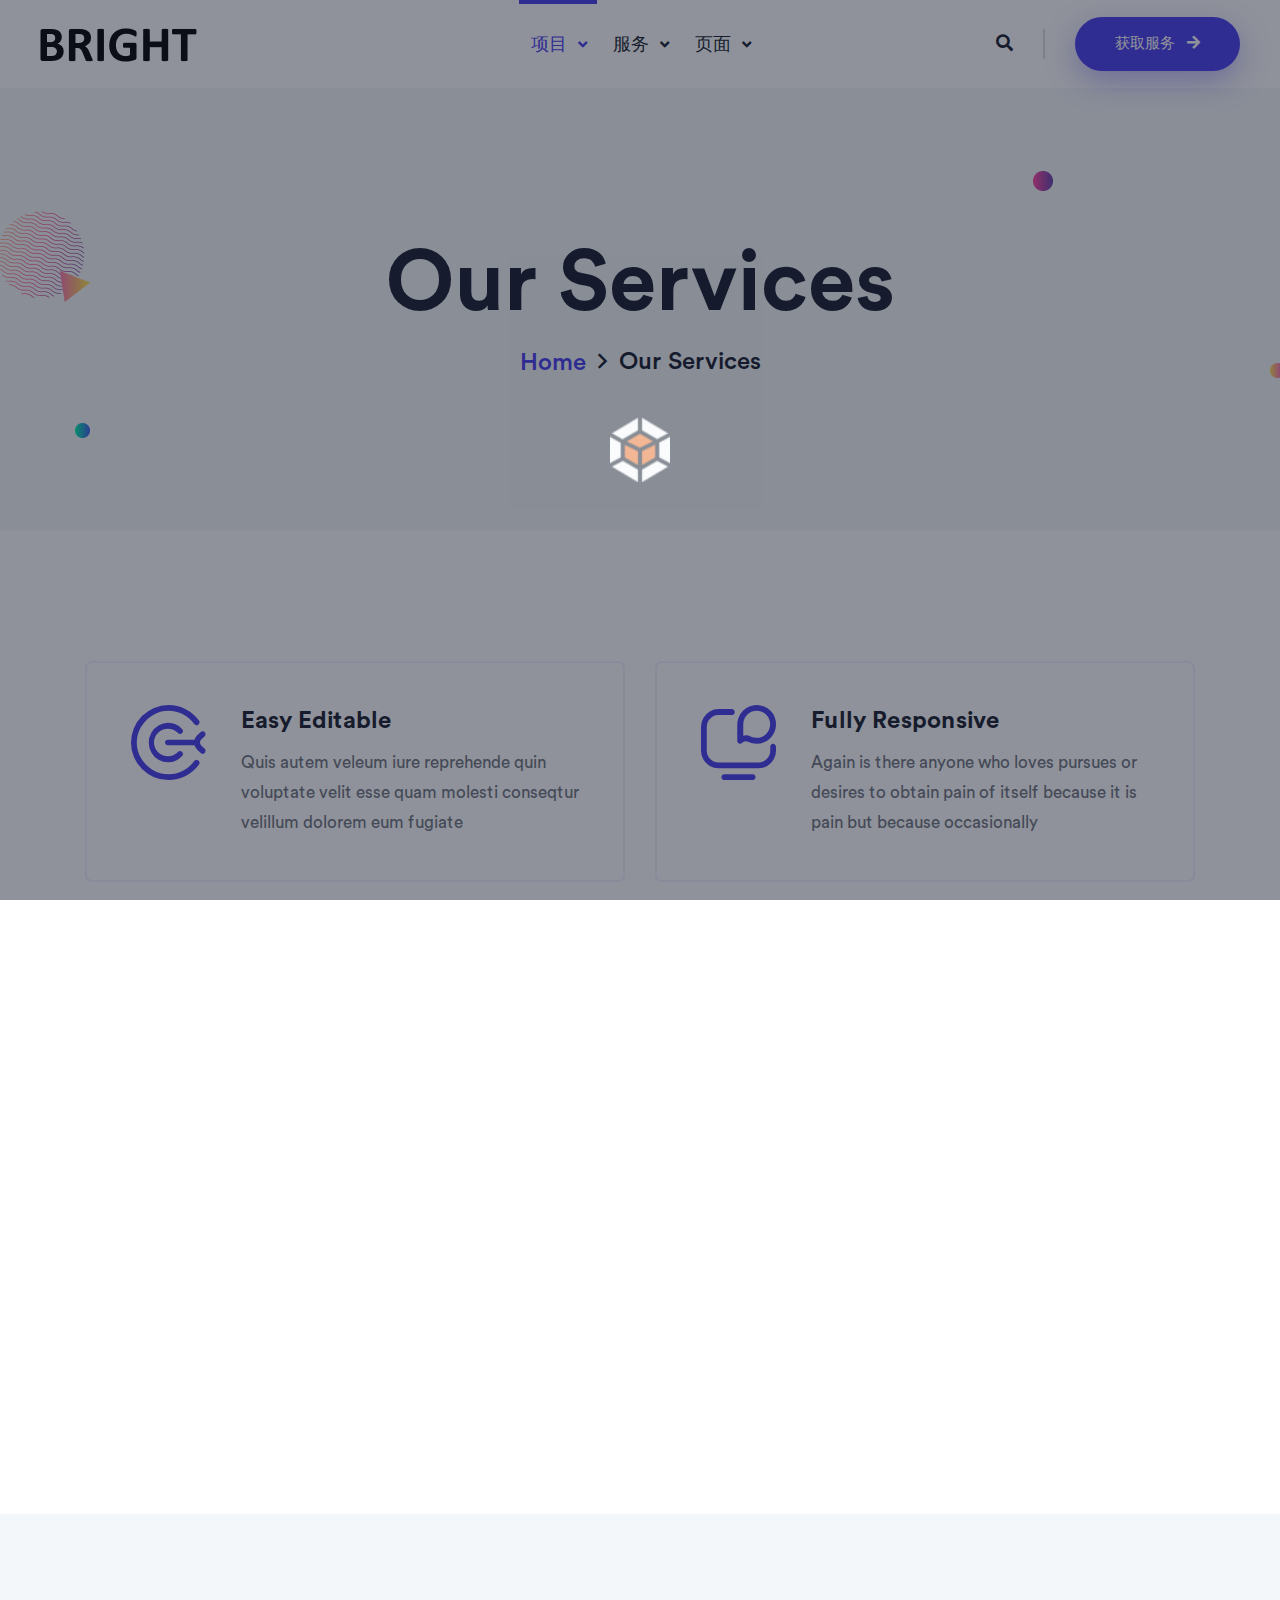
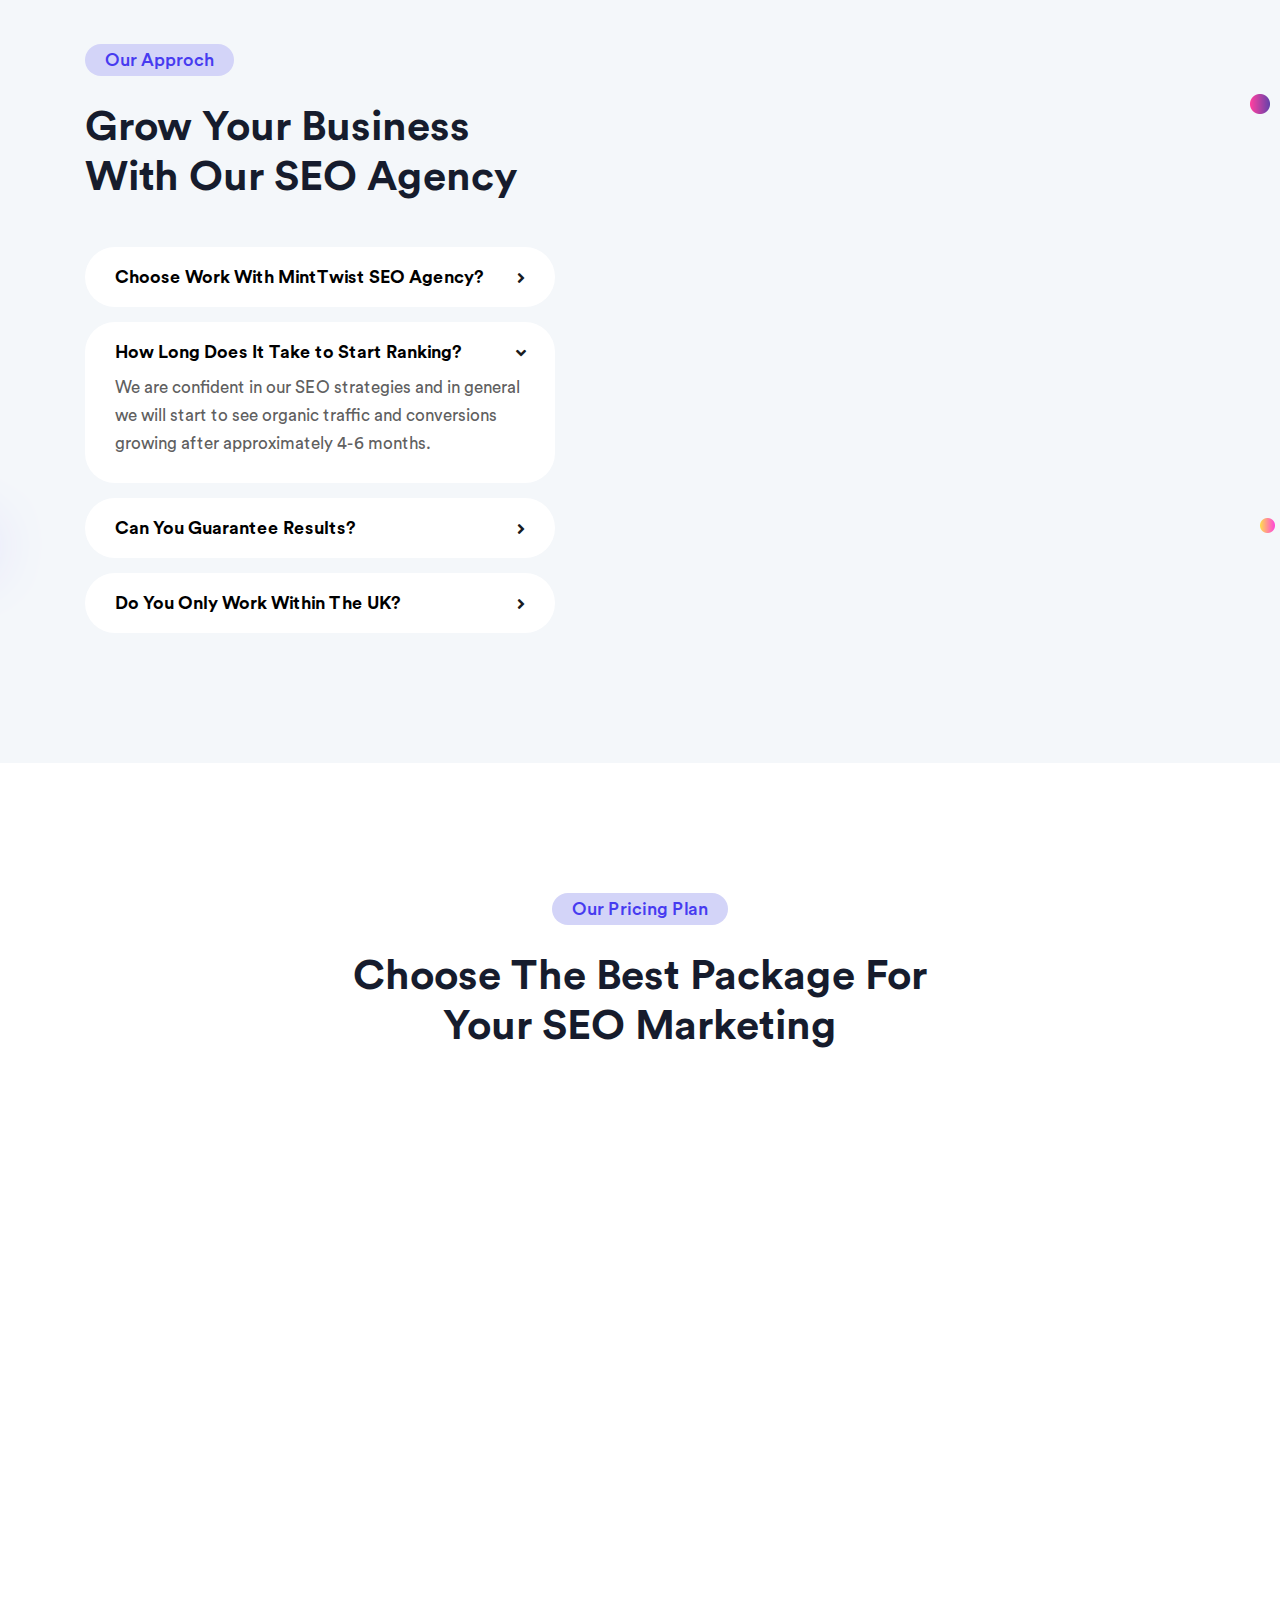
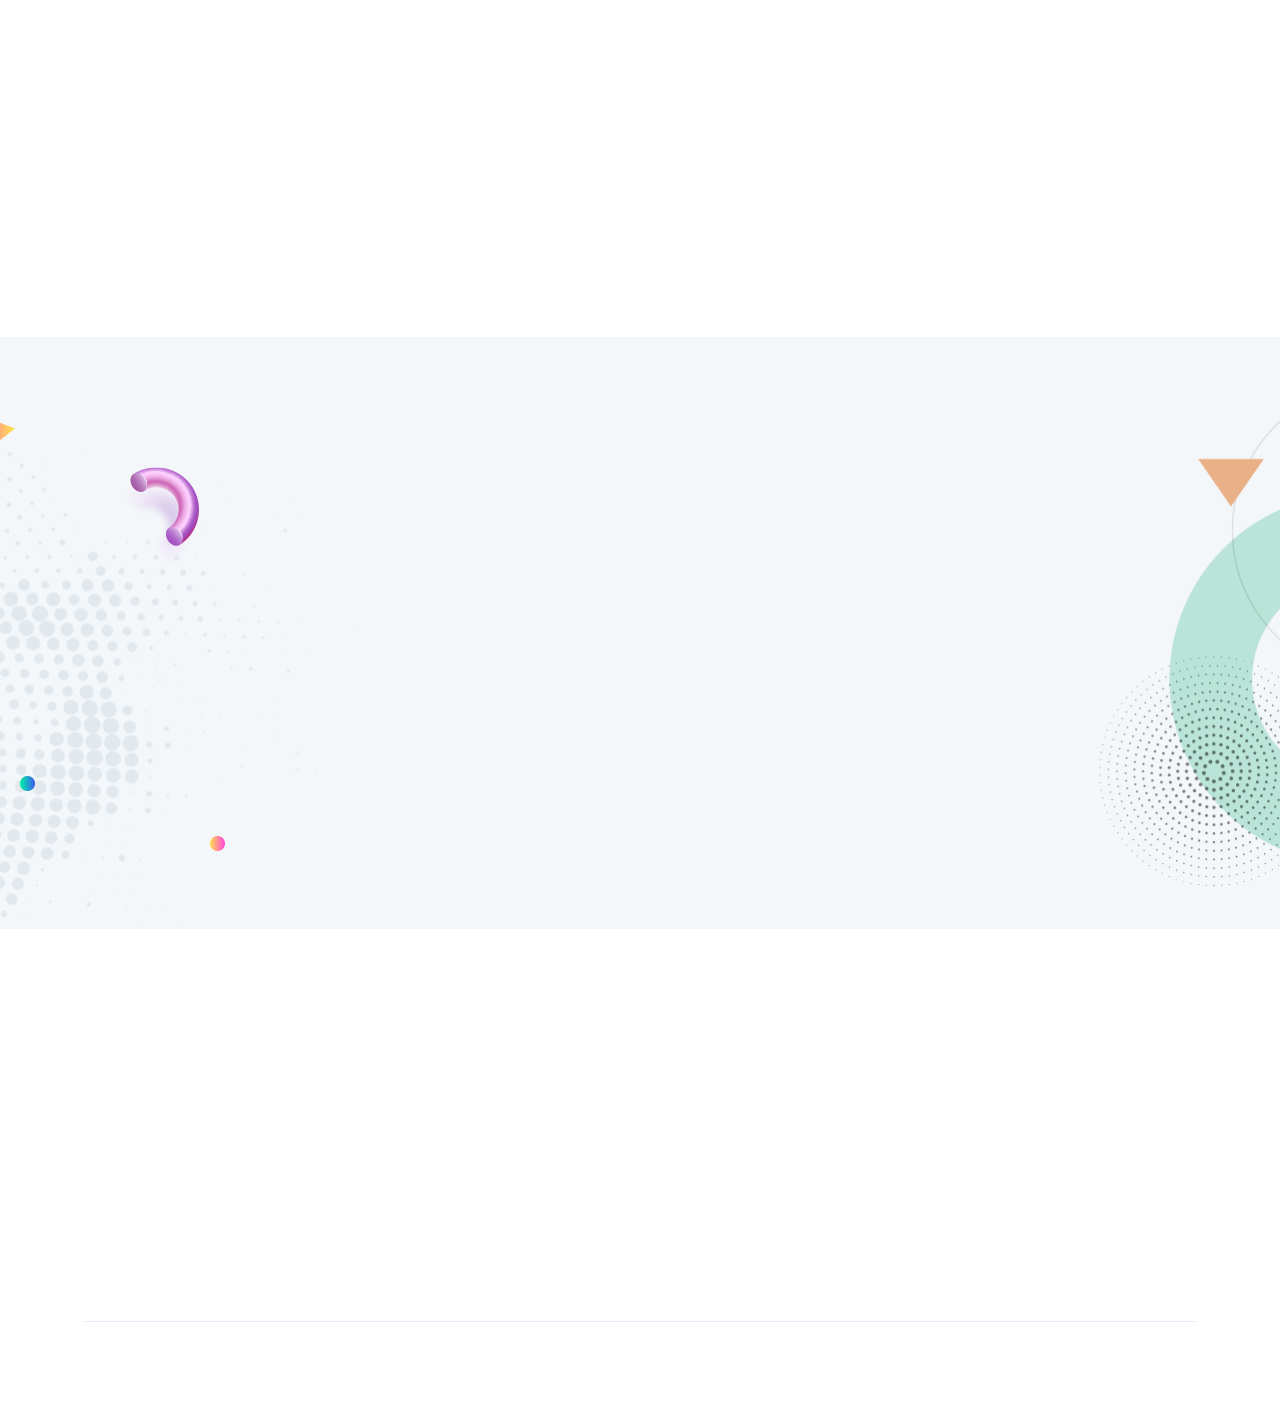
<file: api.html>
﻿<!DOCTYPE html>
    <html lang="en">
    <head>
        <meta charset="UTF-8">
        <meta http-equiv="X-UA-Compatible" content="IE=edge">
        <meta name="viewport" content="width=device-width, initial-scale=1.0">
        <title>Bright API </title>
        <!--====== Bootstrap ======-->
        <link rel="stylesheet" href="assets/css/bootstrap.min.css">
        <!--====== Font Awesome ======-->
        <link rel="stylesheet" href="assets/fonts/fontawesome/css/all.min.css">
        <!--====== Flaticon ======-->
        <link rel="stylesheet" href="assets/fonts/flaticon/flaticon.css">
        <!--====== Animate CSS ======-->
        <link rel="stylesheet" href="assets/css/animate.min.css">
        <!-- Magnific Popup CSS -->
        <link rel="stylesheet" href="assets/css/magnific-popup.min.css">
        <!--====== Slick Slider ======-->
        <link rel="stylesheet" href="assets/css/slick.css">
        <!--====== Nice Select  ======-->
        <link rel="stylesheet" href="assets/css/nice-select.css">
        <!--====== Default css ======-->
        <link rel="stylesheet" href="assets/css/default.css">
        <!--====== Main Stylesheet ======-->
        <link rel="stylesheet" href="assets/css/style.css">
        <!--====== Responsive Stylesheet ======-->
        <link rel="stylesheet" href="assets/css/responsive.css">
        <!-- Place favicon in the root directory -->
        <link rel="icon" type="image/png" href="assets/img/favicon.png">
    </head>
    <body>
        <!--======= Start Preloader =======-->
        <div class="preloader">
            <img class="preloader-image" width="60" src="assets/img/preloader-logo.png" alt="preloader"/>
        </div> <!-- /.preloader -->
        <!--======= End Preloader =======-->
        <!--====== Start Search From ======-->
        <div class="modal fade" id="search-modal" tabindex="-1" role="dialog">
            <div class="modal-dialog" role="document">
                <div class="modal-content">
                    <form>
                        <div class="form_group">
                            <input type="text" class="form_control" placeholder="Search here...">
                            <button class="search_btn"><i class="fa fa-search"></i></button>
                        </div>
                    </form>
                </div> <!-- /.modal-content -->
            </div> <!-- /.modal-dialog -->
        </div><!-- /#search-modal -->
        <!--====== End Search From ======-->
        <!--====== Start Header Area ======-->
        <header class="header-area header-v1">
            <div class="header-navigation">
                <div class="container-fluid">
                    <div class="row align-items-center">
                        <!-- Brand Logo and Language Selection Dropdown -->
                        <div class="col-xl-3 col-lg-4 col-md-5 col-8">
                            <div class="site-branding-and-language-selection">
                                <div class="brand-logo">
                                    <a href="index.html">
                                        <img src="assets/img/logo-royal-blue.png" alt="logo">
                                    </a>
                                </div>
                            </div>
                        </div>
                        <!-- Desktop and Mobile Menu -->
                        <div class="col-xl-6 col-lg-3 col-md-1 col-2 text-center">
                            <div class="primary-menu">
                                <div class="nav-menu">
                                    <!-- Navbar Close Icon -->
                                    <div class="navbar-close">
                                        <div class="cross-wrap"><span class="top"></span><span class="bottom"></span></div>
                                    </div>
                                    <nav class="main-menu">
                                        <ul>
                                            <li class="menu-item menu-item-has-children">
                                                <a href="index.html" class="nav-link active">项目</a>
                                                <ul class="sub-menu">
                                                    <li><a href="index.html" class="nav-link active">明亮我的世界社区</a></li>
                                                    <!-- <li><a href="index-2.html">Homepage SEO</a></li>
                                                    <li><a href="index-3.html">Homepage App</a></li>
                                                    <li><a href="index-4.html">Homepage Chatbot</a></li>
                                                    <li><a href="index-5.html">Homepage Consultant</a></li>
                                                    <li><a href="index-6.html">Homepage Fintech</a></li> -->
                                                </ul>
                                            </li>
                                            <li class="menu-item menu-item-has-children">
                                                <a href="services.html" class="nav-link">服务</a>
                                                <ul class="sub-menu">
                                                    <li><a href="api.html">API</a></li>
                                                    <li><a href="bright_minecraft_core.html">Bright启动核心</a></li>
                                                    <!-- <li><a href="service-details.html">代码帮助</a></li> -->
                                                </ul>
                                            </li>
                                            <li class="menu-item menu-item-has-children">
                                                <a href="#" class="nav-link">页面</a>
                                                <ul class="sub-menu">
                                                    <li><a href="about.html">关于我们</a></li>
                                                    <!-- <li><a href="team.html">Our Team</a></li>
                                                    <li><a href="pricing.html">Pricing</a></li>
                                                    <li><a href="coming-soon.html">Coming Soon</a></li>
                                                    <li><a href="404.html">404</a></li> -->
                                                </ul>
                                            </li>
                                            <!-- <li class="menu-item menu-item-has-children">
                                                <a href="blog-standard.html" class="nav-link">新闻</a>
                                                <ul class="sub-menu">
                                                    <li><a href="blog-standard.html">Blog Standard</a></li>
                                                    <li><a href="blog-details.html">Blog Details</a></li>
                                                </ul>
                                            </li> -->
                                            <!-- <li class="menu-item">
                                                <a href="contact.html" class="nav-link">Contact</a>
                                            </li> -->
                                        </ul>
                                    </nav>
                                </div>
                            </div>
                        </div>
                        <!-- Menu Right -->
                        <div class="col-xl-3 col-lg-5 col-md-6 col-2">
                            <div class="header-right">
                                <ul>
                                    <li><a href="#" data-toggle="modal" data-target="#search-modal" class="search-btn"><i class="fas fa-search"></i></a></li>
                                    <li class="get-started-wrapper">
                                        <a href="services.html" class="filled-btn">
                                            获取服务 <i class="fas fa-arrow-right"></i>
                                        </a>
                                    </li>
                                    <li>
                                        <div class="menu-toggle">
                                            <div class="menu-overlay"></div>
                                            <!-- Navbar Toggler -->
                                            <div class="nav-toggle">
                                                <div class="navbar-toggler float-end">
                                                    <span></span>
                                                    <span></span>
                                                    <span></span>
                                                </div>
                                            </div>
                                        </div>
                                    </li>
                                </ul>
                            </div>
                        </div>
                    </div> <!-- /.row -->
                </div> <!-- /.container-fluid -->
            </div> <!-- /.header-navigation -->
        </header> <!-- /.header-area -->
        <!--====== End Header Area ======-->
        <!--====== Start Breadcrumb Area ======-->
        <section class="breadcrumb-area">
            <div class="container">
                <div class="section-internal">
                    <div class="section-particle-effect d-none d-md-block section-particle-effect-v3">
                        <img class="particle-1 animate-zoom-fade" src="assets/img/particle/particle-1.png" alt="particle One">
                        <img class="particle-2 animate-rotate-me" src="assets/img/particle/particle-2.png" alt="particle Two">
                        <img class="particle-3 animate-float-bob-x" src="assets/img/particle/particle-3.png" alt="particle Three">
                        <img class="particle-4 animate-float-bob-y" src="assets/img/particle/particle-4.png" alt="particle Four">
                        <img class="particle-5 animate-float-bob-y" src="assets/img/particle/particle-5.png" alt="particle Five">
                    </div>
                    <div class="row align-items-center">
                        <div class="col-12">
                            <div class="breadcrumb-content text-center">
                                <div class="page-title wow fadeInDown" data-wow-delay="0.1s" data-wow-duration="1500ms">
                                    <h1>Our Services</h1>
                                </div>
                                <div class="page-breadcrumb wow fadeInUp" data-wow-delay="0.2s" data-wow-duration="1500ms">
                                    <ul class="breadcrumb">
                                        <li><a href="index.html">Home</a></li>
                                        <li class="active">Our Services</li>
                                    </ul>
                                </div>
                            </div>
                        </div>
                    </div> <!-- /.row -->
                </div> <!-- /.section-internal -->
            </div> <!-- /.container -->
        </section> <!-- /.breadcrumb-area -->
        <!--====== End Breadcrumb Area ======-->
        <!--====== Start Our Services Area ======-->
        <section class="our-services pt-130 pb-100">
            <div class="container">
                <div class="our-services-content-wrapper">
                    <div class="row">
                        <!-- Single Feature Box -->
                        <div class="col-md-6">
                            <div class="single-feature-box single-feature-box-v3 wow fadeInUp" data-wow-delay="0ms" data-wow-duration="1500ms">
                                <div class="feature-box-icon">
                                    <i class="flaticon-goal-1"></i>
                                </div>
                                <div class="feature-box-content">
                                    <h4>Easy editable</h4>
                                    <p>Quis autem veleum iure reprehende quin voluptate velit esse quam molesti conseqtur velillum dolorem eum fugiate</p>
                                </div>
                            </div> 
                        </div> 
                        <!-- Single Feature Box -->
                        <div class="col-md-6">
                            <div class="single-feature-box single-feature-box-v3 wow fadeInUp" data-wow-delay="100ms" data-wow-duration="1500ms">
                                <div class="feature-box-icon">
                                    <i class="flaticon-talk-show-1"></i>
                                </div>
                                <div class="feature-box-content">
                                    <h4>Fully responsive</h4>
                                    <p>Again is there anyone who loves pursues or desires to obtain pain of itself because it is pain but because occasionally</p>
                                </div>
                            </div> 
                        </div>
                        <!-- Single Feature Box -->
                        <div class="col-md-6">
                            <div class="single-feature-box single-feature-box-v3 wow fadeInUp" data-wow-delay="200ms" data-wow-duration="1500ms">
                                <div class="feature-box-icon">
                                    <i class="flaticon-layers-2"></i>
                                </div>
                                <div class="feature-box-content">
                                    <h4>Server solutions</h4>
                                    <p>Sed ut perspiciatis unde omnis iste natus error sit voluptatem accusantiu doloremque laudantium totam rem aperiam</p>
                                </div>
                            </div> 
                        </div> 
                        <!-- Single Feature Box -->
                        <div class="col-md-6">
                            <div class="single-feature-box single-feature-box-v3 wow fadeInUp" data-wow-delay="300ms" data-wow-duration="1500ms">
                                <div class="feature-box-icon">
                                    <i class="flaticon-diamond-1"></i>
                                </div>
                                <div class="feature-box-content">
                                    <h4>Creative design</h4>
                                    <p>Quis autem veleum iure reprehende quin voluptate velit esse quam molesti conseqtur velillum dolorem eum fugiate</p>
                                </div>
                            </div> 
                        </div> 
                        <!-- Single Feature Box -->
                        <div class="col-md-6">
                            <div class="single-feature-box single-feature-box-v3 wow fadeInUp" data-wow-delay="400ms" data-wow-duration="1500ms">
                                <div class="feature-box-icon">
                                    <i class="flaticon-certificate-1"></i>
                                </div>
                                <div class="feature-box-content">
                                    <h4>Well documentation</h4>
                                    <p>But I must explain to you how mistaken idea of denouncing pleasure and praisinge pain was born and complete</p>
                                </div>
                            </div> 
                        </div> 
                        <!-- Single Feature Box -->
                        <div class="col-md-6">
                            <div class="single-feature-box single-feature-box-v3 wow fadeInUp" data-wow-delay="500ms" data-wow-duration="1500ms">
                                <div class="feature-box-icon">
                                    <i class="flaticon-rss-1"></i>
                                </div>
                                <div class="feature-box-content">
                                    <h4>Quick linkup</h4>
                                    <p>On the other hand we denounce with righteous indignation and dislike men who are so beguiled</p>
                                </div>
                            </div> 
                        </div> 
                    </div> <!-- /.row -->
                </div> <!-- /.our-services-content-wrapper -->
            </div> <!-- /.container -->
        </section> <!-- /.our-services -->
        <!--====== End Our Services Area ======-->
        <!--====== Start FAQ Area ======-->
        <section class="faq-area bg-white-lilac pt-130 pb-130">
            <div class="container">
                <div class="section-internal">
                    <div class="section-particle-effect d-none d-md-block section-particle-effect-v2">
                        <img class="particle-1 animate-zoom-fade" src="assets/img/particle/particle-1.png" alt="particle One">
                        <img class="particle-2 animate-rotate-me" src="assets/img/particle/particle-2.png" alt="particle Two">
                        <img class="particle-3 animate-float-bob-x" src="assets/img/particle/particle-3.png" alt="particle Three">
                        <img class="particle-4 animate-zoominout" src="assets/img/particle/particle-4.png" alt="particle Four">
                        <img class="particle-5 animate-zoominout" src="assets/img/particle/particle-5.png" alt="particle Five">
                        <img class="particle-7 animate-float-bob-x" src="assets/img/particle/particle-7.png" alt="particle Seven">
                    </div>
                    <div class="row align-items-center">
                        <div class="col-lg-6">
                            <div class="faq-content content-right-spacer">
                                <div class="section-title mb-45">
                                    <div class="section-heading-tag">
                                        <span class="single-heading-tag">Our Approch</span>
                                    </div>
                                    <h2>Grow Your Business With Our SEO Agency</h2>
                                </div>
                                <div class="section-accordion">
                                    <div class="accordion" id="accordionFAQ">
                                        <div class="accordion-item">
                                            <h5 class="accordion-header" id="headingOne">
                                                <button class="accordion-button collapsed" type="button" data-toggle="collapse" data-target="#collapseOne" aria-expanded="false" aria-controls="collapseOne">
                                                    Choose Work With MintTwist SEO Agency?
                                                </button>
                                            </h5>
                                            <div id="collapseOne" class="collapse" aria-labelledby="headingOne" data-parent="#accordionFAQ">
                                                <div class="accordion-body">
                                                    <p>We are confident in our SEO strategies and in general we will start to see organic traffic and conversions growing after approximately 4-6 months.</p>
                                                </div>
                                            </div>
                                        </div>
                                        <div class="accordion-item">
                                            <h5 class="accordion-header" id="headingTwo">
                                                <button class="accordion-button" type="button" data-toggle="collapse" data-target="#collapseTwo" aria-expanded="true" aria-controls="collapseTwo">
                                                    How Long Does It Take to Start Ranking?
                                                </button>
                                            </h5>
                                            <div id="collapseTwo" class="collapse show" aria-labelledby="headingTwo" data-parent="#accordionFAQ">
                                                <div class="accordion-body">
                                                    <p>We are confident in our SEO strategies and in general we will start to see organic traffic and conversions growing after approximately 4-6 months.</p>
                                                </div>
                                            </div>
                                        </div>
                                        <div class="accordion-item">
                                            <h5 class="accordion-header" id="headingThree">
                                                <button class="accordion-button collapsed" type="button" data-toggle="collapse" data-target="#collapseThree" aria-expanded="false" aria-controls="collapseThree">
                                                    Can You Guarantee Results?
                                                </button>
                                            </h5>
                                            <div id="collapseThree" class="collapse" aria-labelledby="headingThree" data-parent="#accordionFAQ">
                                                <div class="accordion-body">
                                                    <p>We are confident in our SEO strategies and in general we will start to see organic traffic and conversions growing after approximately 4-6 months.</p>
                                                </div>
                                            </div>
                                        </div>
                                        <div class="accordion-item">
                                            <h5 class="accordion-header" id="headingFour">
                                                <button class="accordion-button collapsed" type="button" data-toggle="collapse" data-target="#collapseFour" aria-expanded="false" aria-controls="collapseFour">
                                                    Do You Only Work Within The UK?
                                                </button>
                                            </h5>
                                            <div id="collapseFour" class="collapse" aria-labelledby="headingFour" data-parent="#accordionFAQ">
                                                <div class="accordion-body">
                                                    <p>We are confident in our SEO strategies and in general we will start to see organic traffic and conversions growing after approximately 4-6 months.</p>
                                                </div>
                                            </div>
                                        </div>
                                    </div> <!-- /.accordion -->
                                </div>
                            </div>
                        </div>
                        <div class="col-lg-6">
                            <div class="section-right-image animate-float-bob-y wow fadeInUp" data-wow-delay="0ms" data-wow-duration="2500ms">
                                <img src="assets/img/faq/faq-image.png" alt="faq image">
                            </div>
                        </div>
                    </div> <!-- /.row -->
                </div> <!-- /.section-internal -->
            </div> <!-- /.container -->
        </section> <!-- /.faq-area -->
        <!--====== End FAQ Area ======-->
        <!--====== Start Pricing Area ======-->
        <section class="pricing-area pt-130 pb-95">
            <div class="container">
                <div class="row justify-content-center">
                    <div class="col">
                        <div class="section-title mb-75 text-center">
                            <div class="section-heading-tag">
                                <span class="single-heading-tag">Our Pricing Plan</span>
                            </div>
                            <h2>Choose The Best Package For <br class="d-none d-md-block"> Your SEO Marketing </h2>
                        </div>
                    </div>
                </div>
                <div class="row">
                    <!-- Single Pricing Table -->
                    <div class="col-lg-4">
                        <div class="pricing-table starter-plan wow fadeInUp" data-wow-delay="0ms" data-wow-duration="1500ms">
                            <div class="pricing-plan-title">
                                <div class="pricing-table-icon" style="background-image: url(assets/img/pricing/pricing-table-blob.svg);">
                                    <h5 class="plan-title bg-burning-orange-gradient">Single Team</h5>
                                    <img src="assets/img/pricing/pricing-table-icon.png" alt="pricing plan icon one">
                                </div>
                                <div class="pricing-plan-cost">
                                    <span class="payment-currency">$</span>
                                    <span class="plan-price">29.24</span>
                                    <span class="plan-type">/ Monthly</span>
                                </div>
                            </div>
                            <div class="pricing-plan-features">
                                <ul>
                                    <li class="plan-feature">Social Media Marketing</li>
                                    <li class="plan-feature">2.100 Keywords</li>
                                    <li class="plan-feature">One Way Link Building</li>
                                    <li class="plan-feature plan-feature-disabled">5 Free Optimization</li>
                                    <li class="plan-feature plan-feature-disabled">3 Press Releases</li>
                                </ul>
                            </div>
                            <div class="pricing-table-foot">
                                <div class="plan-select">
                                    <a href="service-details.html" class="filled-btn bg-burning-orange">Select Plan <i class="fas fa-arrow-right"></i></a>
                                </div>
                            </div>
                        </div>
                    </div>
                    <!-- Single Pricing Table -->
                    <div class="col-lg-4">
                        <div class="pricing-table professional-plan wow fadeInUp" data-wow-delay="200ms" data-wow-duration="1500ms">
                            <div class="pricing-plan-title">
                                <div class="pricing-table-icon" style="background-image: url(assets/img/pricing/pricing-table-blob.svg);">
                                    <h5 class="plan-title bg-ocean-blue-gradient">Professional</h5>
                                    <img src="assets/img/pricing/pricing-table-icon.png" alt="pricing plan icon one">
                                </div>
                                <div class="pricing-plan-cost">
                                    <span class="payment-currency">$</span>
                                    <span class="plan-price">57.68</span>
                                    <span class="plan-type">/ Monthly</span>
                                </div>
                            </div>
                            <div class="pricing-plan-features">
                                <ul>
                                    <li class="plan-feature">Social Media Marketing</li>
                                    <li class="plan-feature">2.100 Keywords</li>
                                    <li class="plan-feature">One Way Link Building</li>
                                    <li class="plan-feature">5 Free Optimization</li>
                                    <li class="plan-feature">3 Press Releases</li>
                                </ul>
                            </div>
                            <div class="pricing-table-foot">
                                <div class="plan-select">
                                    <a href="service-details.html" class="filled-btn bg-ocean-blue-gradient">Select Plan <i class="fas fa-arrow-right"></i></a>
                                </div>
                            </div>
                        </div>
                    </div>
                    <!-- Single Pricing Table -->
                    <div class="col-lg-4">
                        <div class="pricing-table premium-plan wow fadeInUp" data-wow-delay="200ms" data-wow-duration="1500ms">
                            <div class="pricing-plan-title">
                                <div class="pricing-table-icon" style="background-image: url(assets/img/pricing/pricing-table-blob.svg);">
                                    <h5 class="plan-title bg-magenta-gradient">Pro - Premium</h5>
                                    <img src="assets/img/pricing/pricing-table-icon.png" alt="pricing plan icon one">
                                </div>
                                <div class="pricing-plan-cost">
                                    <span class="payment-currency">$</span>
                                    <span class="plan-price">99.25</span>
                                    <span class="plan-type">/ Monthly</span>
                                </div>
                            </div>
                            <div class="pricing-plan-features">
                                <ul>
                                    <li class="plan-feature">Social Media Marketing</li>
                                    <li class="plan-feature">2.100 Keywords</li>
                                    <li class="plan-feature">One Way Link Building</li>
                                    <li class="plan-feature">5 Free Optimization</li>
                                    <li class="plan-feature">3 Press Releases</li>
                                </ul>
                            </div>
                            <div class="pricing-table-foot">
                                <div class="plan-select">
                                    <a href="service-details.html" class="filled-btn bg-magenta">Select Plan <i class="fas fa-arrow-right"></i></a>
                                </div>
                            </div>
                        </div>
                    </div>
                </div> <!-- /.row -->
            </div> <!-- /.container -->
        </section> <!-- /.pricing-area -->
        <!--====== End Pricing Area ======-->
        <!--====== Start Subscribe Newsletter Area ======-->
        <section class="subscribe-newsletter-area bg-white-lilac pt-130 pb-123" style="background-image: url(assets/img/particle/newsletter-bg.png);">
            <div class="container">
                <div class="section-internal">
                    <div class="section-particle-effect d-none d-md-block section-particle-effect-v4">
                        <img class="particle-1 animate-rotate-me" src="assets/img/particle/particle-2.png" alt="particle One">
                        <img class="particle-2 animate-rotate-me" src="assets/img/particle/gradient-curve-shape-2.png" alt="particle Two">
                        <img class="particle-3 animate-zoominout" src="assets/img/particle/particle-4.png" alt="particle Three">
                        <img class="particle-4 animate-float-bob-y" src="assets/img/particle/particle-5.png" alt="particle Five">
                    </div>
                    <div class="row text-center justify-content-center">
                        <div class="col-xl-7 col-lg-10">
                            <div class="subscribe-newsletter-content">
                                <div class="section-title mb-35">
                                    <div class="section-heading-tag wow fadeInUp" data-wow-delay="0.1s" data-wow-duration="1500ms">
                                        <span class="single-heading-tag">Our Newsletter</span>
                                    </div>
                                    <h2 class="wow fadeInUp" data-wow-delay="0.3s" data-wow-duration="1500ms">Subscribe Our Newsletter <br class="d-none d-md-block">To Get More Update</h2>
                                </div>
                                <div class="newsletter-form newsletter-form-v2 wow fadeInUp" data-wow-delay="0.5s" data-wow-duration="1500ms">
                                    <form>
                                        <div class="form-group">
                                            <input type="email" name="email" id="emailAddress" class="form-control" placeholder="Enter Your Email Address">
                                            <button type="submit" name="submit" value="Go" class="filled-btn">Subscribe Now <i class="fas fa-arrow-right"></i></button>
                                        </div>
                                    </form>
                                    <div class="newsletter-notice">
                                        <p>On the other hand, we denounce with righteous</p>
                                    </div>
                                </div>
                            </div>
                        </div>
                    </div> <!-- /.row -->
                </div> <!-- /.section-internal -->
            </div> <!-- /.container -->
        </section> <!-- /.subscribe-newsletter-area -->
        <!--====== End Subscribe Newsletter Area ======-->
        <!--====== Start Footer Area ======-->
        <footer class="footer-area border-0">
            <div class="container">
                <div class="footer-area-internal border-bottom-purple">
                    <div class="row">
                        <!-- Single Footer Widget -->
                        <div class="col-lg-3 col-md-6 wow fadeInUp" data-wow-delay="0.1s">
                            <div class="single-footer-widget footer-text-widget">
                                <h5 class="widget-title">About Landio</h5>
                                <p>Sed ut perspiciatis undmnis iste natus error sit voluptatem accusantium dolore udantiuy totam rem aperiam.</p>
                                <div class="footer-social-links">
                                    <ul>
                                        <li><a href="#"><i class="fab fa-facebook-f"></i></a></li>
                                        <li><a href="#"><i class="fab fa-twitter"></i></a></li>
                                        <li><a href="#"><i class="fab fa-youtube"></i></a></li>
                                        <li><a href="#"><i class="fab fa-behance"></i></a></li>
                                        <li><a href="#"><i class="fab fa-linkedin"></i></a></li>
                                    </ul>
                                </div>
                            </div>
                        </div>
                        <!-- Single Footer Widget -->
                        <div class="col-lg-3 col-md-6 wow fadeInUp" data-wow-delay="0.3s">
                            <div class="single-footer-widget">
                                <h5 class="widget-title">Resources</h5>
                                <div class="footer-widget-menu">
                                    <ul>
                                        <li><a href="service.html">Saas Development</a></li>
                                        <li><a href="about.html">Our Products</a></li>
                                        <li><a href="about.html">User Strategy</a></li>
                                        <li><a href="blog-standard.html">Blogs & Guides</a></li>
                                        <li><a href="about.html">Premium Support</a></li>
                                    </ul>
                                </div>
                            </div>
                        </div>
                        <!-- Single Footer Widget -->
                        <div class="col-lg-3 col-md-6 wow fadeInUp" data-wow-delay="0.5s">
                            <div class="single-footer-widget">
                                <h5 class="widget-title">Company</h5>
                                <div class="footer-widget-menu">
                                    <ul>
                                        <li><a href="about.html">About Landio</a></li>
                                        <li><a href="contact.html">Contact & Support</a></li>
                                        <li><a href="about.html">Success History</a></li>
                                        <li><a href="about.html">Setting & Privacy</a></li>
                                        <li><a href="about.html">Company History</a></li>
                                    </ul>
                                </div>
                            </div>
                        </div>
                        <!-- Single Footer Widget -->
                        <div class="col-lg-3 col-md-6 wow fadeInUp" data-wow-delay="0.7s">
                            <div class="single-footer-widget follow-on-widget">
                                <h5 class="widget-title">Download</h5>
                                <div class="footer-app-download">
                                    <a href="service-details.html" class="filled-btn">
                                        Apple More <i class="fab fa-apple"></i>
                                    </a>
                                    <a href="service-details.html" class="filled-btn bg-blue-chalk">
                                        Google Play <i class="fab fa-google-play"></i>
                                    </a>
                                </div>
                            </div> 
                        </div>
                    </div> <!-- /.row -->
                </div><!-- /.footer-area-internal -->
            </div> <!-- /.container -->
            <div class="footer-copyright-area border-0 wow fadeInDown" data-wow-delay="0.8s">
                <div class="container">
                    <div class="row align-items-center">
                        <div class="col-md-6 col-sm-4">
                            <div class="footer-logo">
                                <img src="assets/img/logo-royal-blue.png" alt="footer logo">
                            </div>
                        </div>
                        <div class="col-md-6 col-sm-8">
                            <div class="footer-copyright">
                                <p>© 2021 By <a href="http://www.bootstrapmb.com/">bootstrapmb</a> All Rights Reserved</p>
                            </div>
                        </div>
                    </div> <!-- /.row -->
                </div> <!-- /.container -->
            </div> <!-- /.footer-copyright-area -->
        </footer> <!-- /.footer-area -->
        <!--====== End Footer Area ======-->
        <!--======= Scroll To Top =======-->
        <a href="#" data-target="html" class="scroll-to-target scroll-to-top"><i class="fa fa-angle-up"></i></a>
        <!--====== Optional Javascript ======-->
        <script src="assets/js/jquery-3.6.0.min.js"></script>
        <!--====== Popper JS ======-->
        <script src="assets/js/popper.min.js"></script>
        <!--====== Bootstrap JS ======-->
        <script src="assets/js/bootstrap.min.js"></script>
        <!--====== Slick Slider JS ======-->
        <script src="assets/js/slick.min.js"></script>
        <!--====== Wow JS ======-->
        <script src="assets/js/wow.js"></script>
        <!--====== Nice Select ======-->
        <script src="assets/js/jquery.nice-select.min.js"></script>
        <!--====== Counter Up JS ======-->
        <script src="assets/js/jquery.counterup.min.js"></script>
        <!--====== Magnific Popup JS ======-->
        <script src="assets/js/jquery.magnific-popup.min.js"></script>
        <!--====== Waypoint JS ======-->
        <script src="assets/js/jquery.waypoints.js"></script>
        <!--====== Main Script ======-->
        <script src="assets/js/main.js"></script>
    </body>
</html>
</file>
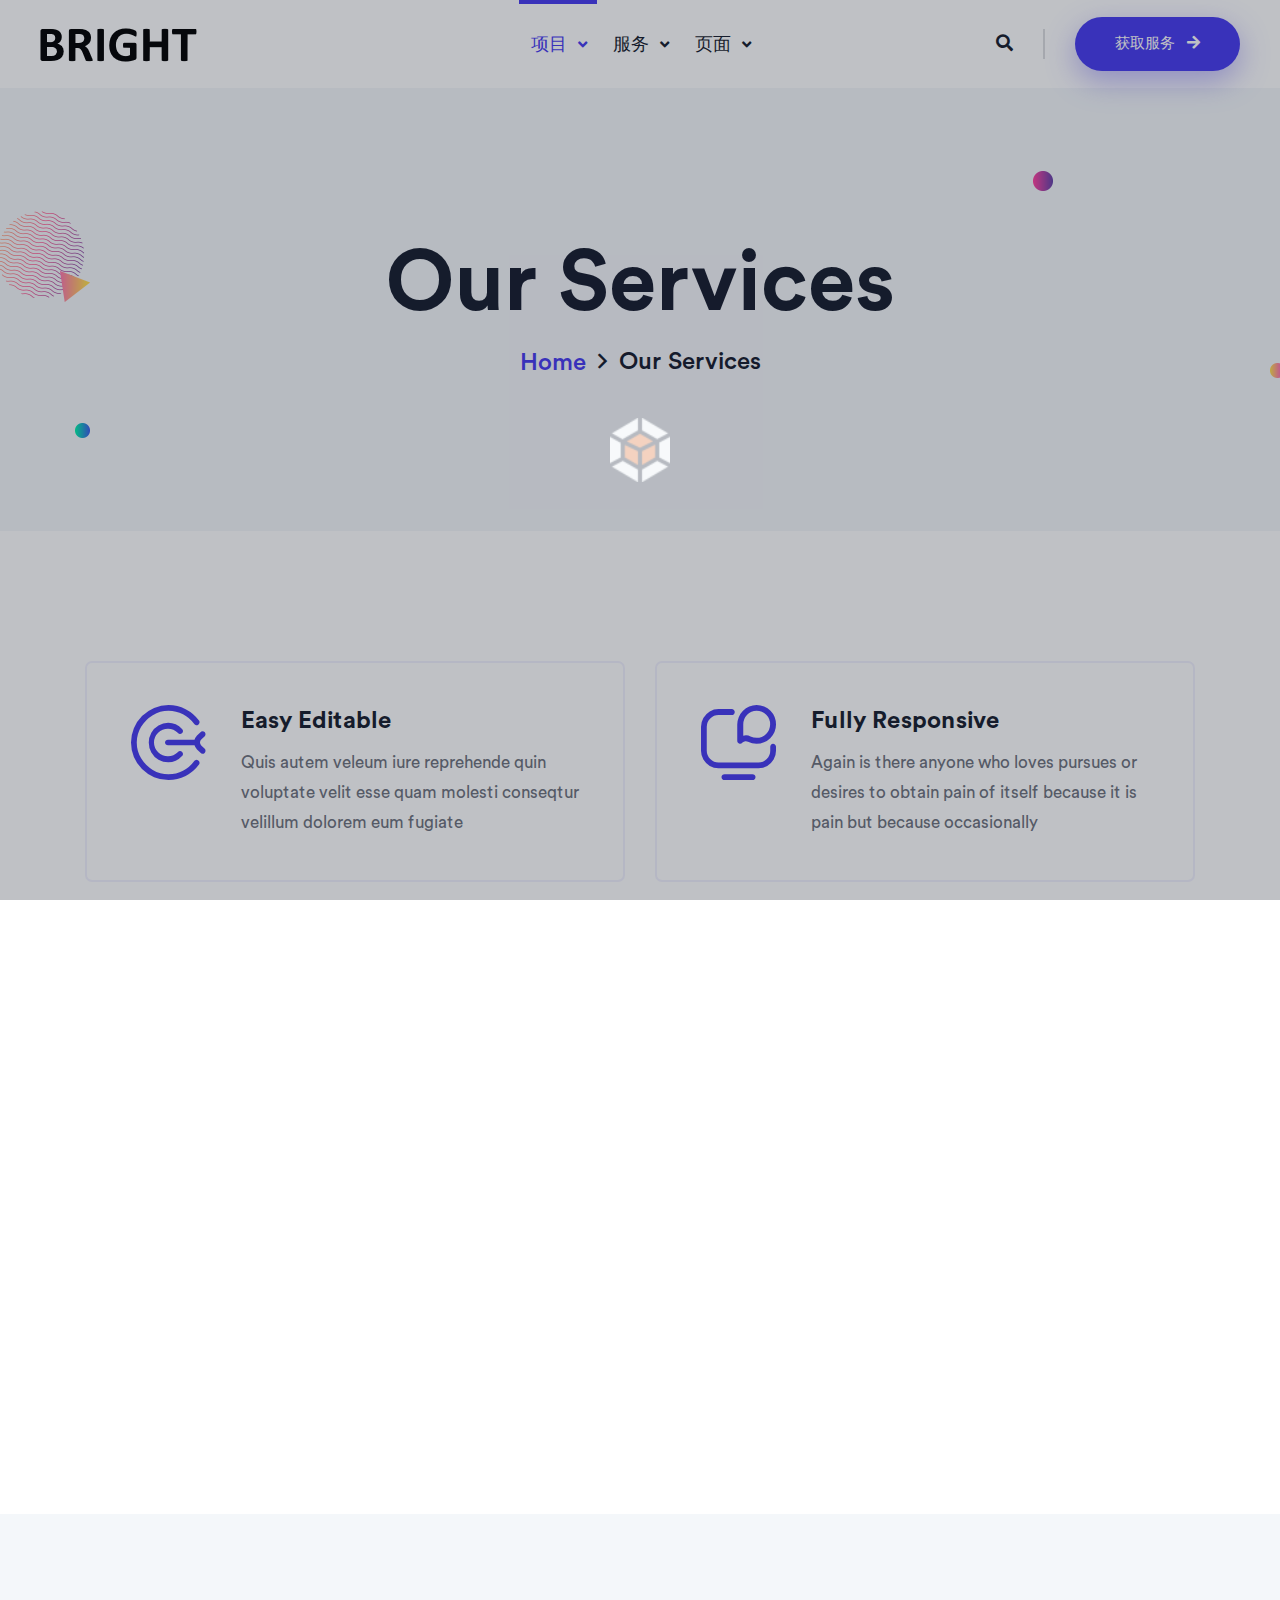
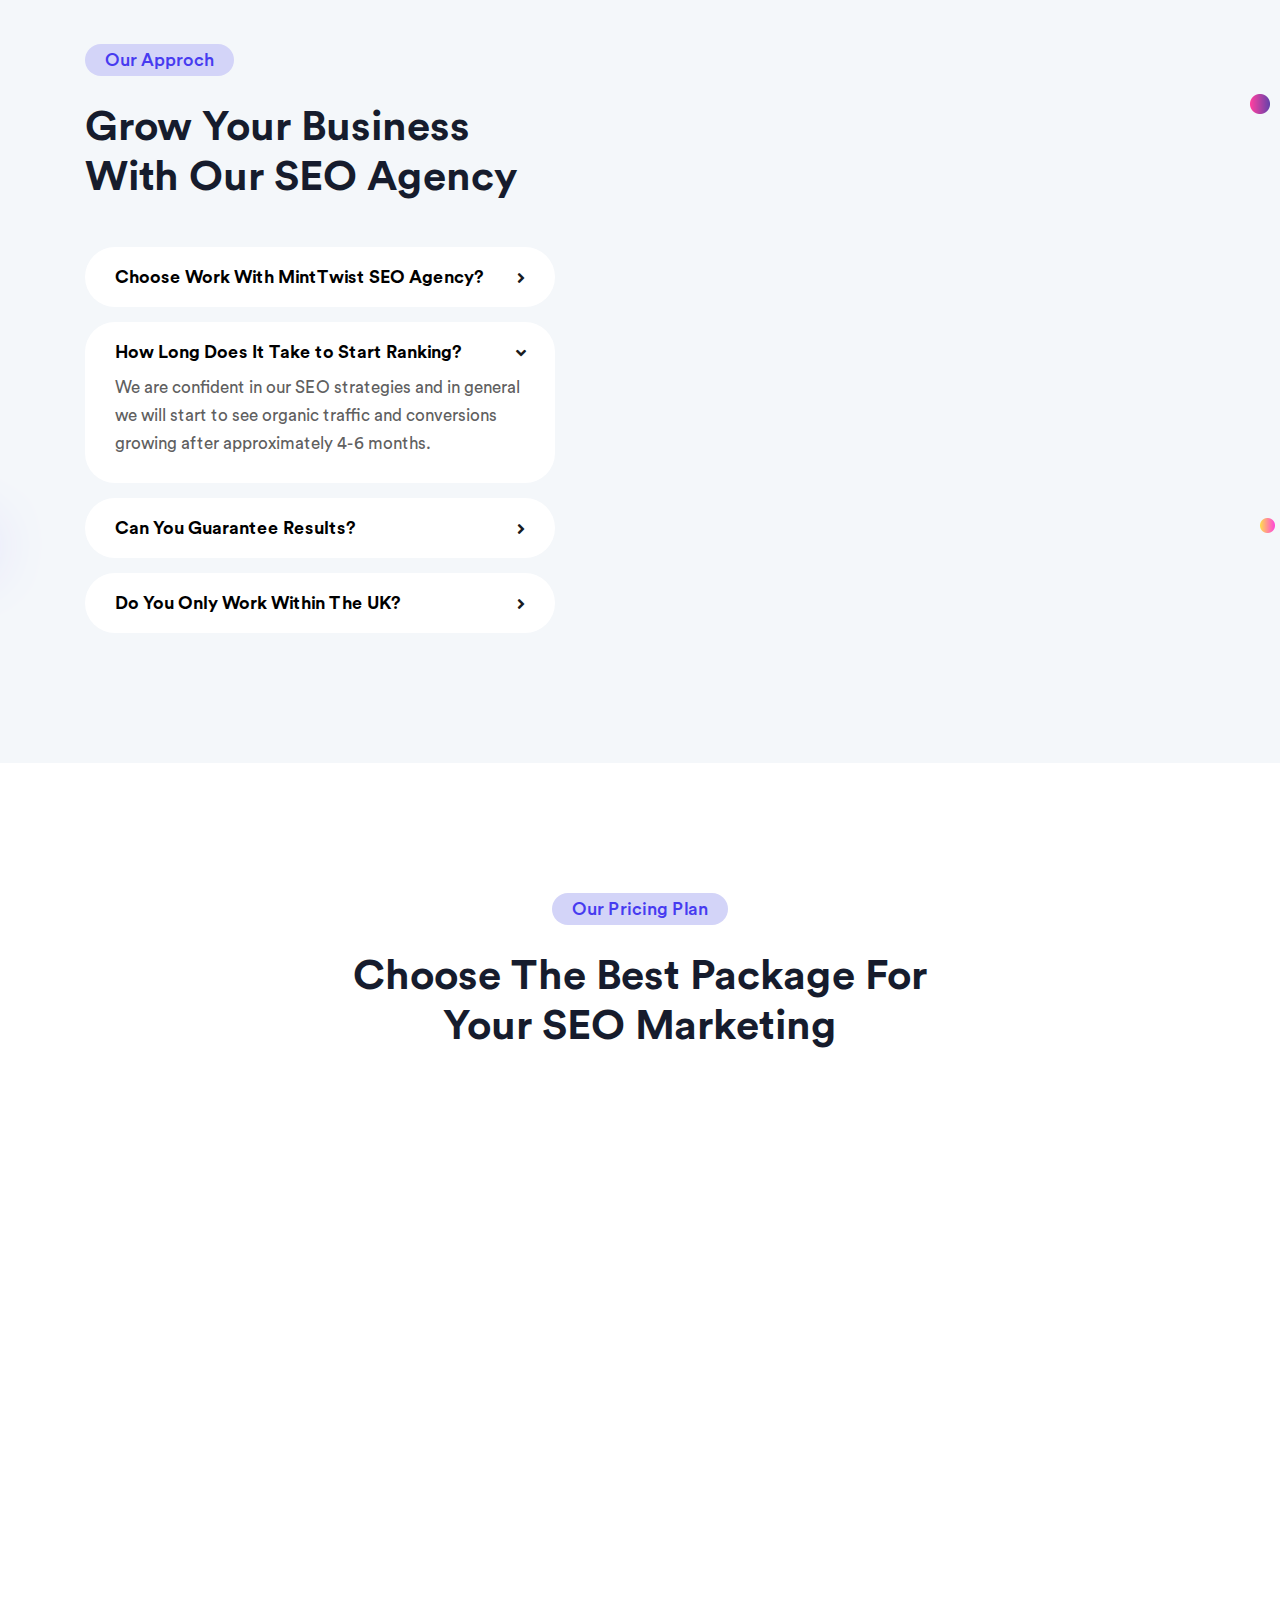
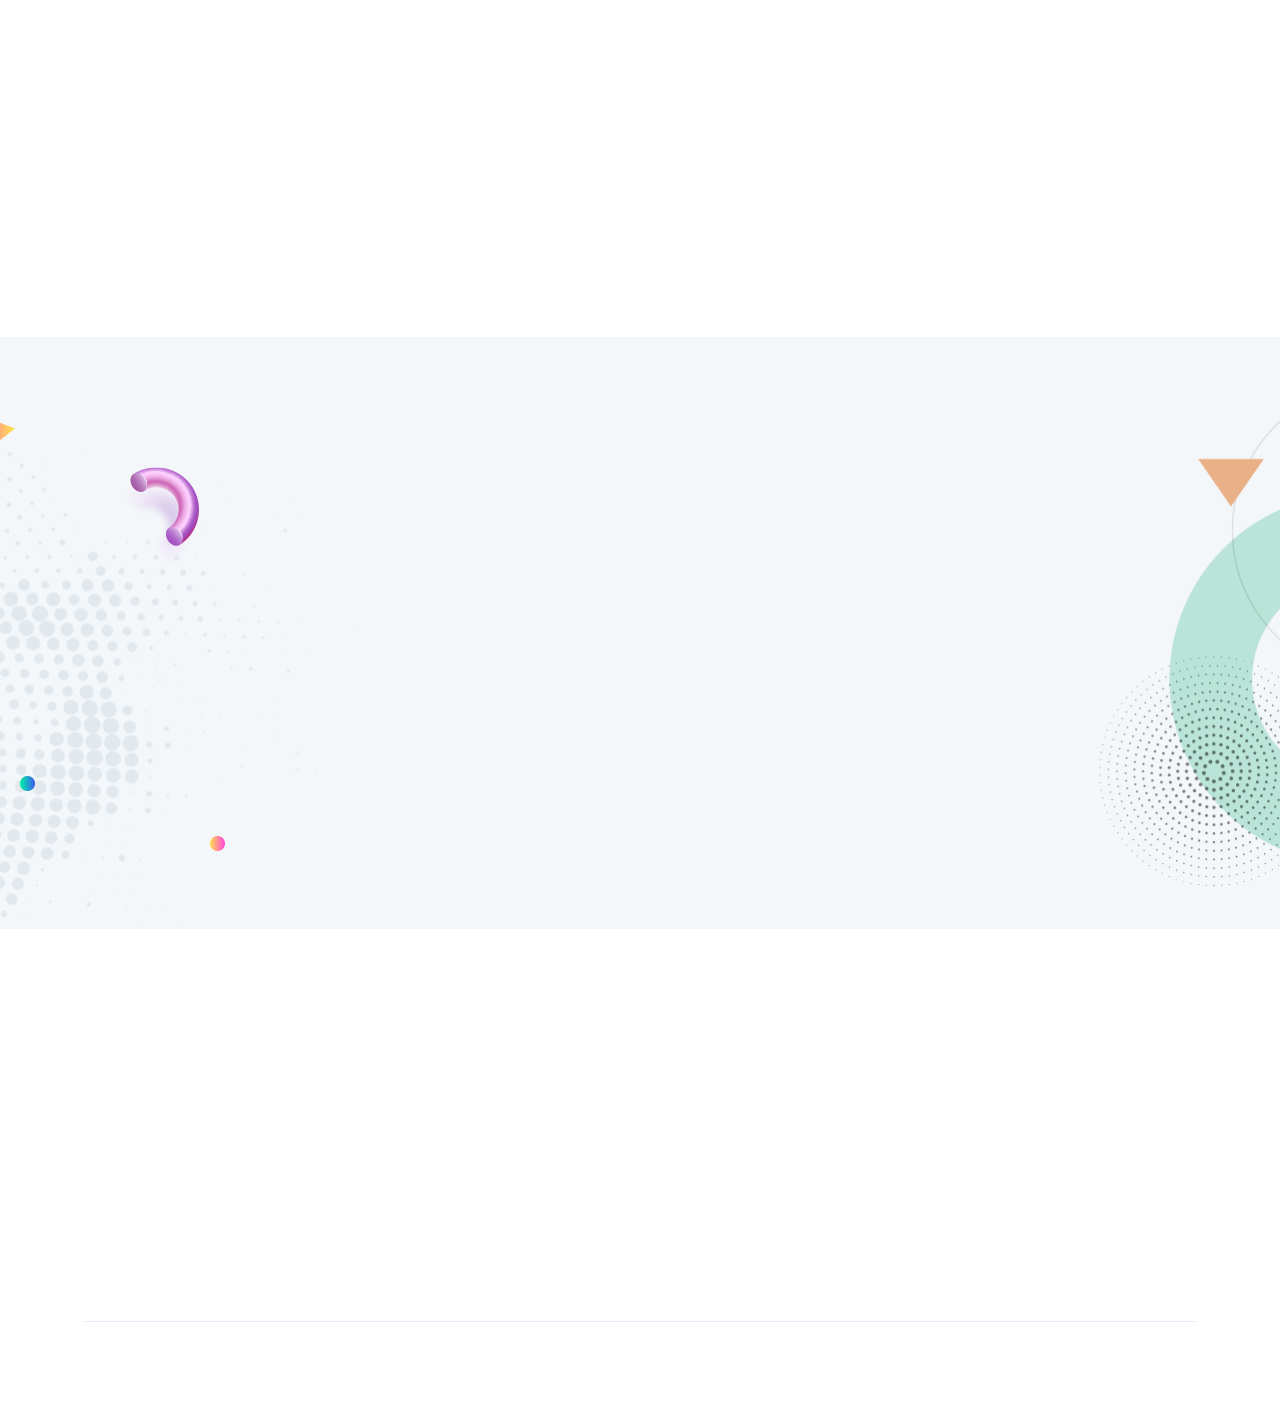
<file: bright_minecraft_core.html>
﻿<!DOCTYPE html>
    <html lang="en">
    <head>
        <meta charset="UTF-8">
        <meta http-equiv="X-UA-Compatible" content="IE=edge">
        <meta name="viewport" content="width=device-width, initial-scale=1.0">
        <title>Bright Minecraft Core</title>
        <!--====== Bootstrap ======-->
        <link rel="stylesheet" href="assets/css/bootstrap.min.css">
        <!--====== Font Awesome ======-->
        <link rel="stylesheet" href="assets/fonts/fontawesome/css/all.min.css">
        <!--====== Flaticon ======-->
        <link rel="stylesheet" href="assets/fonts/flaticon/flaticon.css">
        <!--====== Animate CSS ======-->
        <link rel="stylesheet" href="assets/css/animate.min.css">
        <!-- Magnific Popup CSS -->
        <link rel="stylesheet" href="assets/css/magnific-popup.min.css">
        <!--====== Slick Slider ======-->
        <link rel="stylesheet" href="assets/css/slick.css">
        <!--====== Nice Select  ======-->
        <link rel="stylesheet" href="assets/css/nice-select.css">
        <!--====== Default css ======-->
        <link rel="stylesheet" href="assets/css/default.css">
        <!--====== Main Stylesheet ======-->
        <link rel="stylesheet" href="assets/css/style.css">
        <!--====== Responsive Stylesheet ======-->
        <link rel="stylesheet" href="assets/css/responsive.css">
        <!-- Place favicon in the root directory -->
        <link rel="icon" type="image/png" href="assets/img/favicon.png">
    </head>
    <body>
        <!--======= Start Preloader =======-->
        <div class="preloader">
            <img class="preloader-image" width="60" src="assets/img/preloader-logo.png" alt="preloader"/>
        </div> <!-- /.preloader -->
        <!--======= End Preloader =======-->
        <!--====== Start Search From ======-->
        <div class="modal fade" id="search-modal" tabindex="-1" role="dialog">
            <div class="modal-dialog" role="document">
                <div class="modal-content">
                    <form>
                        <div class="form_group">
                            <input type="text" class="form_control" placeholder="Search here...">
                            <button class="search_btn"><i class="fa fa-search"></i></button>
                        </div>
                    </form>
                </div> <!-- /.modal-content -->
            </div> <!-- /.modal-dialog -->
        </div><!-- /#search-modal -->
        <!--====== End Search From ======-->
        <!--====== Start Header Area ======-->
        <header class="header-area header-v1">
            <div class="header-navigation">
                <div class="container-fluid">
                    <div class="row align-items-center">
                        <!-- Brand Logo and Language Selection Dropdown -->
                        <div class="col-xl-3 col-lg-4 col-md-5 col-8">
                            <div class="site-branding-and-language-selection">
                                <div class="brand-logo">
                                    <a href="index.html">
                                        <img src="assets/img/logo-royal-blue.png" alt="logo">
                                    </a>
                                </div>
                            </div>
                        </div>
                        <!-- Desktop and Mobile Menu -->
                        <div class="col-xl-6 col-lg-3 col-md-1 col-2 text-center">
                            <div class="primary-menu">
                                <div class="nav-menu">
                                    <!-- Navbar Close Icon -->
                                    <div class="navbar-close">
                                        <div class="cross-wrap"><span class="top"></span><span class="bottom"></span></div>
                                    </div>
                                    <nav class="main-menu">
                                        <ul>
                                            <li class="menu-item menu-item-has-children">
                                                <a href="index.html" class="nav-link active">项目</a>
                                                <ul class="sub-menu">
                                                    <li><a href="index.html" class="nav-link active">明亮我的世界社区</a></li>
                                                    <!-- <li><a href="index-2.html">Homepage SEO</a></li>
                                                    <li><a href="index-3.html">Homepage App</a></li>
                                                    <li><a href="index-4.html">Homepage Chatbot</a></li>
                                                    <li><a href="index-5.html">Homepage Consultant</a></li>
                                                    <li><a href="index-6.html">Homepage Fintech</a></li> -->
                                                </ul>
                                            </li>
                                            <li class="menu-item menu-item-has-children">
                                                <a href="services.html" class="nav-link">服务</a>
                                                <ul class="sub-menu">
                                                    <li><a href="api.html">API</a></li>
                                                    <li><a href="bright_minecraft_core.html">Bright启动核心</a></li>
                                                    <!-- <li><a href="service-details.html">代码帮助</a></li> -->
                                                </ul>
                                            </li>
                                            <li class="menu-item menu-item-has-children">
                                                <a href="#" class="nav-link">页面</a>
                                                <ul class="sub-menu">
                                                    <li><a href="about.html">关于我们</a></li>
                                                    <!-- <li><a href="team.html">Our Team</a></li>
                                                    <li><a href="pricing.html">Pricing</a></li>
                                                    <li><a href="coming-soon.html">Coming Soon</a></li>
                                                    <li><a href="404.html">404</a></li> -->
                                                </ul>
                                            </li>
                                            <!-- <li class="menu-item menu-item-has-children">
                                                <a href="blog-standard.html" class="nav-link">新闻</a>
                                                <ul class="sub-menu">
                                                    <li><a href="blog-standard.html">Blog Standard</a></li>
                                                    <li><a href="blog-details.html">Blog Details</a></li>
                                                </ul>
                                            </li> -->
                                            <!-- <li class="menu-item">
                                                <a href="contact.html" class="nav-link">Contact</a>
                                            </li> -->
                                        </ul>
                                    </nav>
                                </div>
                            </div>
                        </div>
                        <!-- Menu Right -->
                        <div class="col-xl-3 col-lg-5 col-md-6 col-2">
                            <div class="header-right">
                                <ul>
                                    <li><a href="#" data-toggle="modal" data-target="#search-modal" class="search-btn"><i class="fas fa-search"></i></a></li>
                                    <li class="get-started-wrapper">
                                        <a href="services.html" class="filled-btn">
                                            获取服务 <i class="fas fa-arrow-right"></i>
                                        </a>
                                    </li>
                                    <li>
                                        <div class="menu-toggle">
                                            <div class="menu-overlay"></div>
                                            <!-- Navbar Toggler -->
                                            <div class="nav-toggle">
                                                <div class="navbar-toggler float-end">
                                                    <span></span>
                                                    <span></span>
                                                    <span></span>
                                                </div>
                                            </div>
                                        </div>
                                    </li>
                                </ul>
                            </div>
                        </div>
                    </div> <!-- /.row -->
                </div> <!-- /.container-fluid -->
            </div> <!-- /.header-navigation -->
        </header> <!-- /.header-area -->
        <!--====== End Header Area ======-->
        <!--====== Start Breadcrumb Area ======-->
        <section class="breadcrumb-area">
            <div class="container">
                <div class="section-internal">
                    <div class="section-particle-effect d-none d-md-block section-particle-effect-v3">
                        <img class="particle-1 animate-zoom-fade" src="assets/img/particle/particle-1.png" alt="particle One">
                        <img class="particle-2 animate-rotate-me" src="assets/img/particle/particle-2.png" alt="particle Two">
                        <img class="particle-3 animate-float-bob-x" src="assets/img/particle/particle-3.png" alt="particle Three">
                        <img class="particle-4 animate-float-bob-y" src="assets/img/particle/particle-4.png" alt="particle Four">
                        <img class="particle-5 animate-float-bob-y" src="assets/img/particle/particle-5.png" alt="particle Five">
                    </div>
                    <div class="row align-items-center">
                        <div class="col-12">
                            <div class="breadcrumb-content text-center">
                                <div class="page-title wow fadeInDown" data-wow-delay="0.1s" data-wow-duration="1500ms">
                                    <h1>Our Services</h1>
                                </div>
                                <div class="page-breadcrumb wow fadeInUp" data-wow-delay="0.2s" data-wow-duration="1500ms">
                                    <ul class="breadcrumb">
                                        <li><a href="index.html">Home</a></li>
                                        <li class="active">Our Services</li>
                                    </ul>
                                </div>
                            </div>
                        </div>
                    </div> <!-- /.row -->
                </div> <!-- /.section-internal -->
            </div> <!-- /.container -->
        </section> <!-- /.breadcrumb-area -->
        <!--====== End Breadcrumb Area ======-->
        <!--====== Start Our Services Area ======-->
        <section class="our-services pt-130 pb-100">
            <div class="container">
                <div class="our-services-content-wrapper">
                    <div class="row">
                        <!-- Single Feature Box -->
                        <div class="col-md-6">
                            <div class="single-feature-box single-feature-box-v3 wow fadeInUp" data-wow-delay="0ms" data-wow-duration="1500ms">
                                <div class="feature-box-icon">
                                    <i class="flaticon-goal-1"></i>
                                </div>
                                <div class="feature-box-content">
                                    <h4>Easy editable</h4>
                                    <p>Quis autem veleum iure reprehende quin voluptate velit esse quam molesti conseqtur velillum dolorem eum fugiate</p>
                                </div>
                            </div> 
                        </div> 
                        <!-- Single Feature Box -->
                        <div class="col-md-6">
                            <div class="single-feature-box single-feature-box-v3 wow fadeInUp" data-wow-delay="100ms" data-wow-duration="1500ms">
                                <div class="feature-box-icon">
                                    <i class="flaticon-talk-show-1"></i>
                                </div>
                                <div class="feature-box-content">
                                    <h4>Fully responsive</h4>
                                    <p>Again is there anyone who loves pursues or desires to obtain pain of itself because it is pain but because occasionally</p>
                                </div>
                            </div> 
                        </div>
                        <!-- Single Feature Box -->
                        <div class="col-md-6">
                            <div class="single-feature-box single-feature-box-v3 wow fadeInUp" data-wow-delay="200ms" data-wow-duration="1500ms">
                                <div class="feature-box-icon">
                                    <i class="flaticon-layers-2"></i>
                                </div>
                                <div class="feature-box-content">
                                    <h4>Server solutions</h4>
                                    <p>Sed ut perspiciatis unde omnis iste natus error sit voluptatem accusantiu doloremque laudantium totam rem aperiam</p>
                                </div>
                            </div> 
                        </div> 
                        <!-- Single Feature Box -->
                        <div class="col-md-6">
                            <div class="single-feature-box single-feature-box-v3 wow fadeInUp" data-wow-delay="300ms" data-wow-duration="1500ms">
                                <div class="feature-box-icon">
                                    <i class="flaticon-diamond-1"></i>
                                </div>
                                <div class="feature-box-content">
                                    <h4>Creative design</h4>
                                    <p>Quis autem veleum iure reprehende quin voluptate velit esse quam molesti conseqtur velillum dolorem eum fugiate</p>
                                </div>
                            </div> 
                        </div> 
                        <!-- Single Feature Box -->
                        <div class="col-md-6">
                            <div class="single-feature-box single-feature-box-v3 wow fadeInUp" data-wow-delay="400ms" data-wow-duration="1500ms">
                                <div class="feature-box-icon">
                                    <i class="flaticon-certificate-1"></i>
                                </div>
                                <div class="feature-box-content">
                                    <h4>Well documentation</h4>
                                    <p>But I must explain to you how mistaken idea of denouncing pleasure and praisinge pain was born and complete</p>
                                </div>
                            </div> 
                        </div> 
                        <!-- Single Feature Box -->
                        <div class="col-md-6">
                            <div class="single-feature-box single-feature-box-v3 wow fadeInUp" data-wow-delay="500ms" data-wow-duration="1500ms">
                                <div class="feature-box-icon">
                                    <i class="flaticon-rss-1"></i>
                                </div>
                                <div class="feature-box-content">
                                    <h4>Quick linkup</h4>
                                    <p>On the other hand we denounce with righteous indignation and dislike men who are so beguiled</p>
                                </div>
                            </div> 
                        </div> 
                    </div> <!-- /.row -->
                </div> <!-- /.our-services-content-wrapper -->
            </div> <!-- /.container -->
        </section> <!-- /.our-services -->
        <!--====== End Our Services Area ======-->
        <!--====== Start FAQ Area ======-->
        <section class="faq-area bg-white-lilac pt-130 pb-130">
            <div class="container">
                <div class="section-internal">
                    <div class="section-particle-effect d-none d-md-block section-particle-effect-v2">
                        <img class="particle-1 animate-zoom-fade" src="assets/img/particle/particle-1.png" alt="particle One">
                        <img class="particle-2 animate-rotate-me" src="assets/img/particle/particle-2.png" alt="particle Two">
                        <img class="particle-3 animate-float-bob-x" src="assets/img/particle/particle-3.png" alt="particle Three">
                        <img class="particle-4 animate-zoominout" src="assets/img/particle/particle-4.png" alt="particle Four">
                        <img class="particle-5 animate-zoominout" src="assets/img/particle/particle-5.png" alt="particle Five">
                        <img class="particle-7 animate-float-bob-x" src="assets/img/particle/particle-7.png" alt="particle Seven">
                    </div>
                    <div class="row align-items-center">
                        <div class="col-lg-6">
                            <div class="faq-content content-right-spacer">
                                <div class="section-title mb-45">
                                    <div class="section-heading-tag">
                                        <span class="single-heading-tag">Our Approch</span>
                                    </div>
                                    <h2>Grow Your Business With Our SEO Agency</h2>
                                </div>
                                <div class="section-accordion">
                                    <div class="accordion" id="accordionFAQ">
                                        <div class="accordion-item">
                                            <h5 class="accordion-header" id="headingOne">
                                                <button class="accordion-button collapsed" type="button" data-toggle="collapse" data-target="#collapseOne" aria-expanded="false" aria-controls="collapseOne">
                                                    Choose Work With MintTwist SEO Agency?
                                                </button>
                                            </h5>
                                            <div id="collapseOne" class="collapse" aria-labelledby="headingOne" data-parent="#accordionFAQ">
                                                <div class="accordion-body">
                                                    <p>We are confident in our SEO strategies and in general we will start to see organic traffic and conversions growing after approximately 4-6 months.</p>
                                                </div>
                                            </div>
                                        </div>
                                        <div class="accordion-item">
                                            <h5 class="accordion-header" id="headingTwo">
                                                <button class="accordion-button" type="button" data-toggle="collapse" data-target="#collapseTwo" aria-expanded="true" aria-controls="collapseTwo">
                                                    How Long Does It Take to Start Ranking?
                                                </button>
                                            </h5>
                                            <div id="collapseTwo" class="collapse show" aria-labelledby="headingTwo" data-parent="#accordionFAQ">
                                                <div class="accordion-body">
                                                    <p>We are confident in our SEO strategies and in general we will start to see organic traffic and conversions growing after approximately 4-6 months.</p>
                                                </div>
                                            </div>
                                        </div>
                                        <div class="accordion-item">
                                            <h5 class="accordion-header" id="headingThree">
                                                <button class="accordion-button collapsed" type="button" data-toggle="collapse" data-target="#collapseThree" aria-expanded="false" aria-controls="collapseThree">
                                                    Can You Guarantee Results?
                                                </button>
                                            </h5>
                                            <div id="collapseThree" class="collapse" aria-labelledby="headingThree" data-parent="#accordionFAQ">
                                                <div class="accordion-body">
                                                    <p>We are confident in our SEO strategies and in general we will start to see organic traffic and conversions growing after approximately 4-6 months.</p>
                                                </div>
                                            </div>
                                        </div>
                                        <div class="accordion-item">
                                            <h5 class="accordion-header" id="headingFour">
                                                <button class="accordion-button collapsed" type="button" data-toggle="collapse" data-target="#collapseFour" aria-expanded="false" aria-controls="collapseFour">
                                                    Do You Only Work Within The UK?
                                                </button>
                                            </h5>
                                            <div id="collapseFour" class="collapse" aria-labelledby="headingFour" data-parent="#accordionFAQ">
                                                <div class="accordion-body">
                                                    <p>We are confident in our SEO strategies and in general we will start to see organic traffic and conversions growing after approximately 4-6 months.</p>
                                                </div>
                                            </div>
                                        </div>
                                    </div> <!-- /.accordion -->
                                </div>
                            </div>
                        </div>
                        <div class="col-lg-6">
                            <div class="section-right-image animate-float-bob-y wow fadeInUp" data-wow-delay="0ms" data-wow-duration="2500ms">
                                <img src="assets/img/faq/faq-image.png" alt="faq image">
                            </div>
                        </div>
                    </div> <!-- /.row -->
                </div> <!-- /.section-internal -->
            </div> <!-- /.container -->
        </section> <!-- /.faq-area -->
        <!--====== End FAQ Area ======-->
        <!--====== Start Pricing Area ======-->
        <section class="pricing-area pt-130 pb-95">
            <div class="container">
                <div class="row justify-content-center">
                    <div class="col">
                        <div class="section-title mb-75 text-center">
                            <div class="section-heading-tag">
                                <span class="single-heading-tag">Our Pricing Plan</span>
                            </div>
                            <h2>Choose The Best Package For <br class="d-none d-md-block"> Your SEO Marketing </h2>
                        </div>
                    </div>
                </div>
                <div class="row">
                    <!-- Single Pricing Table -->
                    <div class="col-lg-4">
                        <div class="pricing-table starter-plan wow fadeInUp" data-wow-delay="0ms" data-wow-duration="1500ms">
                            <div class="pricing-plan-title">
                                <div class="pricing-table-icon" style="background-image: url(assets/img/pricing/pricing-table-blob.svg);">
                                    <h5 class="plan-title bg-burning-orange-gradient">Single Team</h5>
                                    <img src="assets/img/pricing/pricing-table-icon.png" alt="pricing plan icon one">
                                </div>
                                <div class="pricing-plan-cost">
                                    <span class="payment-currency">$</span>
                                    <span class="plan-price">29.24</span>
                                    <span class="plan-type">/ Monthly</span>
                                </div>
                            </div>
                            <div class="pricing-plan-features">
                                <ul>
                                    <li class="plan-feature">Social Media Marketing</li>
                                    <li class="plan-feature">2.100 Keywords</li>
                                    <li class="plan-feature">One Way Link Building</li>
                                    <li class="plan-feature plan-feature-disabled">5 Free Optimization</li>
                                    <li class="plan-feature plan-feature-disabled">3 Press Releases</li>
                                </ul>
                            </div>
                            <div class="pricing-table-foot">
                                <div class="plan-select">
                                    <a href="service-details.html" class="filled-btn bg-burning-orange">Select Plan <i class="fas fa-arrow-right"></i></a>
                                </div>
                            </div>
                        </div>
                    </div>
                    <!-- Single Pricing Table -->
                    <div class="col-lg-4">
                        <div class="pricing-table professional-plan wow fadeInUp" data-wow-delay="200ms" data-wow-duration="1500ms">
                            <div class="pricing-plan-title">
                                <div class="pricing-table-icon" style="background-image: url(assets/img/pricing/pricing-table-blob.svg);">
                                    <h5 class="plan-title bg-ocean-blue-gradient">Professional</h5>
                                    <img src="assets/img/pricing/pricing-table-icon.png" alt="pricing plan icon one">
                                </div>
                                <div class="pricing-plan-cost">
                                    <span class="payment-currency">$</span>
                                    <span class="plan-price">57.68</span>
                                    <span class="plan-type">/ Monthly</span>
                                </div>
                            </div>
                            <div class="pricing-plan-features">
                                <ul>
                                    <li class="plan-feature">Social Media Marketing</li>
                                    <li class="plan-feature">2.100 Keywords</li>
                                    <li class="plan-feature">One Way Link Building</li>
                                    <li class="plan-feature">5 Free Optimization</li>
                                    <li class="plan-feature">3 Press Releases</li>
                                </ul>
                            </div>
                            <div class="pricing-table-foot">
                                <div class="plan-select">
                                    <a href="service-details.html" class="filled-btn bg-ocean-blue-gradient">Select Plan <i class="fas fa-arrow-right"></i></a>
                                </div>
                            </div>
                        </div>
                    </div>
                    <!-- Single Pricing Table -->
                    <div class="col-lg-4">
                        <div class="pricing-table premium-plan wow fadeInUp" data-wow-delay="200ms" data-wow-duration="1500ms">
                            <div class="pricing-plan-title">
                                <div class="pricing-table-icon" style="background-image: url(assets/img/pricing/pricing-table-blob.svg);">
                                    <h5 class="plan-title bg-magenta-gradient">Pro - Premium</h5>
                                    <img src="assets/img/pricing/pricing-table-icon.png" alt="pricing plan icon one">
                                </div>
                                <div class="pricing-plan-cost">
                                    <span class="payment-currency">$</span>
                                    <span class="plan-price">99.25</span>
                                    <span class="plan-type">/ Monthly</span>
                                </div>
                            </div>
                            <div class="pricing-plan-features">
                                <ul>
                                    <li class="plan-feature">Social Media Marketing</li>
                                    <li class="plan-feature">2.100 Keywords</li>
                                    <li class="plan-feature">One Way Link Building</li>
                                    <li class="plan-feature">5 Free Optimization</li>
                                    <li class="plan-feature">3 Press Releases</li>
                                </ul>
                            </div>
                            <div class="pricing-table-foot">
                                <div class="plan-select">
                                    <a href="service-details.html" class="filled-btn bg-magenta">Select Plan <i class="fas fa-arrow-right"></i></a>
                                </div>
                            </div>
                        </div>
                    </div>
                </div> <!-- /.row -->
            </div> <!-- /.container -->
        </section> <!-- /.pricing-area -->
        <!--====== End Pricing Area ======-->
        <!--====== Start Subscribe Newsletter Area ======-->
        <section class="subscribe-newsletter-area bg-white-lilac pt-130 pb-123" style="background-image: url(assets/img/particle/newsletter-bg.png);">
            <div class="container">
                <div class="section-internal">
                    <div class="section-particle-effect d-none d-md-block section-particle-effect-v4">
                        <img class="particle-1 animate-rotate-me" src="assets/img/particle/particle-2.png" alt="particle One">
                        <img class="particle-2 animate-rotate-me" src="assets/img/particle/gradient-curve-shape-2.png" alt="particle Two">
                        <img class="particle-3 animate-zoominout" src="assets/img/particle/particle-4.png" alt="particle Three">
                        <img class="particle-4 animate-float-bob-y" src="assets/img/particle/particle-5.png" alt="particle Five">
                    </div>
                    <div class="row text-center justify-content-center">
                        <div class="col-xl-7 col-lg-10">
                            <div class="subscribe-newsletter-content">
                                <div class="section-title mb-35">
                                    <div class="section-heading-tag wow fadeInUp" data-wow-delay="0.1s" data-wow-duration="1500ms">
                                        <span class="single-heading-tag">Our Newsletter</span>
                                    </div>
                                    <h2 class="wow fadeInUp" data-wow-delay="0.3s" data-wow-duration="1500ms">Subscribe Our Newsletter <br class="d-none d-md-block">To Get More Update</h2>
                                </div>
                                <div class="newsletter-form newsletter-form-v2 wow fadeInUp" data-wow-delay="0.5s" data-wow-duration="1500ms">
                                    <form>
                                        <div class="form-group">
                                            <input type="email" name="email" id="emailAddress" class="form-control" placeholder="Enter Your Email Address">
                                            <button type="submit" name="submit" value="Go" class="filled-btn">Subscribe Now <i class="fas fa-arrow-right"></i></button>
                                        </div>
                                    </form>
                                    <div class="newsletter-notice">
                                        <p>On the other hand, we denounce with righteous</p>
                                    </div>
                                </div>
                            </div>
                        </div>
                    </div> <!-- /.row -->
                </div> <!-- /.section-internal -->
            </div> <!-- /.container -->
        </section> <!-- /.subscribe-newsletter-area -->
        <!--====== End Subscribe Newsletter Area ======-->
        <!--====== Start Footer Area ======-->
        <footer class="footer-area border-0">
            <div class="container">
                <div class="footer-area-internal border-bottom-purple">
                    <div class="row">
                        <!-- Single Footer Widget -->
                        <div class="col-lg-3 col-md-6 wow fadeInUp" data-wow-delay="0.1s">
                            <div class="single-footer-widget footer-text-widget">
                                <h5 class="widget-title">About Landio</h5>
                                <p>Sed ut perspiciatis undmnis iste natus error sit voluptatem accusantium dolore udantiuy totam rem aperiam.</p>
                                <div class="footer-social-links">
                                    <ul>
                                        <li><a href="#"><i class="fab fa-facebook-f"></i></a></li>
                                        <li><a href="#"><i class="fab fa-twitter"></i></a></li>
                                        <li><a href="#"><i class="fab fa-youtube"></i></a></li>
                                        <li><a href="#"><i class="fab fa-behance"></i></a></li>
                                        <li><a href="#"><i class="fab fa-linkedin"></i></a></li>
                                    </ul>
                                </div>
                            </div>
                        </div>
                        <!-- Single Footer Widget -->
                        <div class="col-lg-3 col-md-6 wow fadeInUp" data-wow-delay="0.3s">
                            <div class="single-footer-widget">
                                <h5 class="widget-title">Resources</h5>
                                <div class="footer-widget-menu">
                                    <ul>
                                        <li><a href="service.html">Saas Development</a></li>
                                        <li><a href="about.html">Our Products</a></li>
                                        <li><a href="about.html">User Strategy</a></li>
                                        <li><a href="blog-standard.html">Blogs & Guides</a></li>
                                        <li><a href="about.html">Premium Support</a></li>
                                    </ul>
                                </div>
                            </div>
                        </div>
                        <!-- Single Footer Widget -->
                        <div class="col-lg-3 col-md-6 wow fadeInUp" data-wow-delay="0.5s">
                            <div class="single-footer-widget">
                                <h5 class="widget-title">Company</h5>
                                <div class="footer-widget-menu">
                                    <ul>
                                        <li><a href="about.html">About Landio</a></li>
                                        <li><a href="contact.html">Contact & Support</a></li>
                                        <li><a href="about.html">Success History</a></li>
                                        <li><a href="about.html">Setting & Privacy</a></li>
                                        <li><a href="about.html">Company History</a></li>
                                    </ul>
                                </div>
                            </div>
                        </div>
                        <!-- Single Footer Widget -->
                        <div class="col-lg-3 col-md-6 wow fadeInUp" data-wow-delay="0.7s">
                            <div class="single-footer-widget follow-on-widget">
                                <h5 class="widget-title">Download</h5>
                                <div class="footer-app-download">
                                    <a href="service-details.html" class="filled-btn">
                                        Apple More <i class="fab fa-apple"></i>
                                    </a>
                                    <a href="service-details.html" class="filled-btn bg-blue-chalk">
                                        Google Play <i class="fab fa-google-play"></i>
                                    </a>
                                </div>
                            </div> 
                        </div>
                    </div> <!-- /.row -->
                </div><!-- /.footer-area-internal -->
            </div> <!-- /.container -->
            <div class="footer-copyright-area border-0 wow fadeInDown" data-wow-delay="0.8s">
                <div class="container">
                    <div class="row align-items-center">
                        <div class="col-md-6 col-sm-4">
                            <div class="footer-logo">
                                <img src="assets/img/logo-royal-blue.png" alt="footer logo">
                            </div>
                        </div>
                        <div class="col-md-6 col-sm-8">
                            <div class="footer-copyright">
                                <p>© 2021 By <a href="http://www.bootstrapmb.com/">bootstrapmb</a> All Rights Reserved</p>
                            </div>
                        </div>
                    </div> <!-- /.row -->
                </div> <!-- /.container -->
            </div> <!-- /.footer-copyright-area -->
        </footer> <!-- /.footer-area -->
        <!--====== End Footer Area ======-->
        <!--======= Scroll To Top =======-->
        <a href="#" data-target="html" class="scroll-to-target scroll-to-top"><i class="fa fa-angle-up"></i></a>
        <!--====== Optional Javascript ======-->
        <script src="assets/js/jquery-3.6.0.min.js"></script>
        <!--====== Popper JS ======-->
        <script src="assets/js/popper.min.js"></script>
        <!--====== Bootstrap JS ======-->
        <script src="assets/js/bootstrap.min.js"></script>
        <!--====== Slick Slider JS ======-->
        <script src="assets/js/slick.min.js"></script>
        <!--====== Wow JS ======-->
        <script src="assets/js/wow.js"></script>
        <!--====== Nice Select ======-->
        <script src="assets/js/jquery.nice-select.min.js"></script>
        <!--====== Counter Up JS ======-->
        <script src="assets/js/jquery.counterup.min.js"></script>
        <!--====== Magnific Popup JS ======-->
        <script src="assets/js/jquery.magnific-popup.min.js"></script>
        <!--====== Waypoint JS ======-->
        <script src="assets/js/jquery.waypoints.js"></script>
        <!--====== Main Script ======-->
        <script src="assets/js/main.js"></script>
    </body>
</html>
</file>
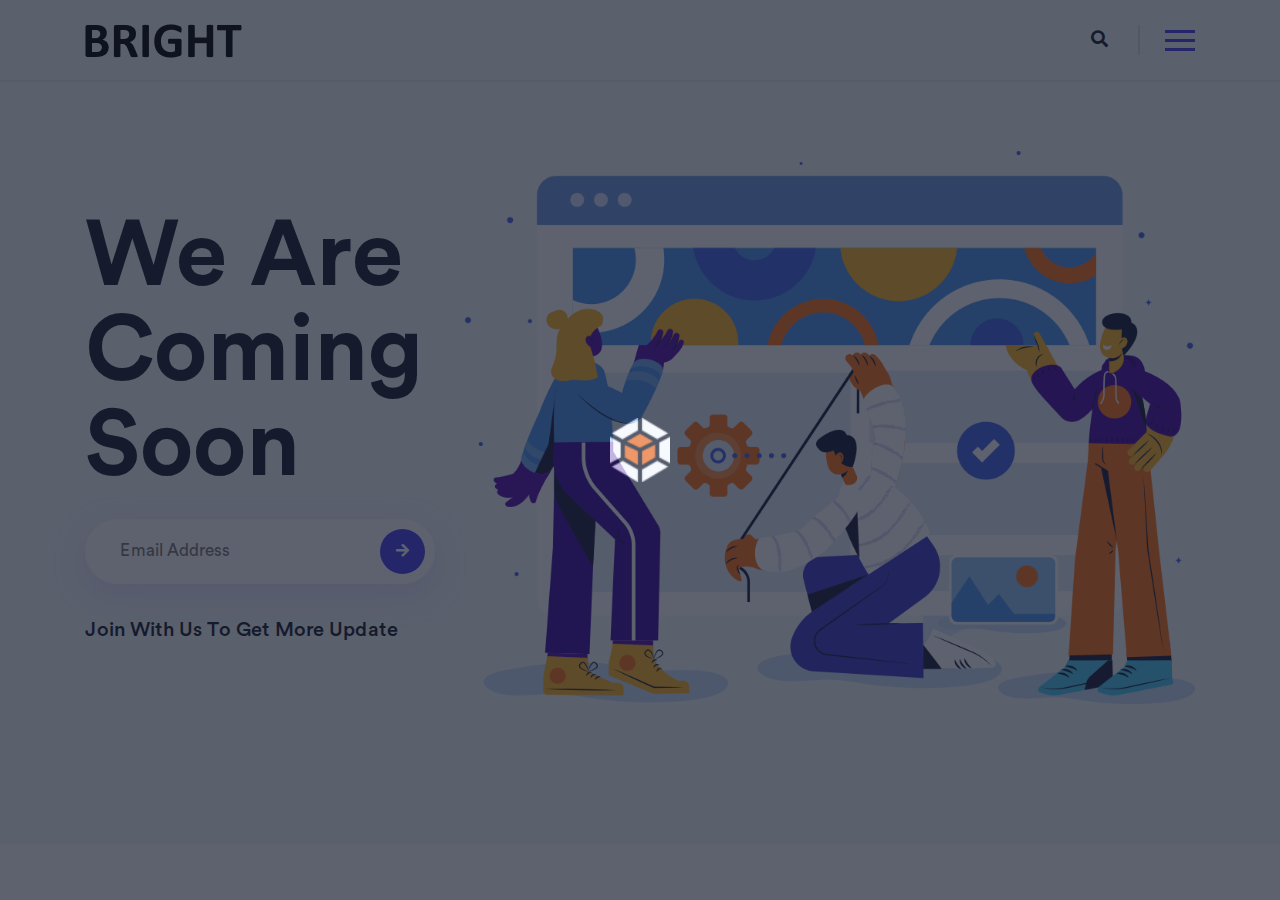
<file: coming-soon.html>
<!DOCTYPE html>
    <html lang="en">
    <head>
        <meta charset="UTF-8">
        <meta http-equiv="X-UA-Compatible" content="IE=edge">
        <meta name="viewport" content="width=device-width, initial-scale=1.0">
        <title>Coming Soon - Landio </title>
        <!--====== Bootstrap ======-->
        <link rel="stylesheet" href="assets/css/bootstrap.min.css">
        <!--====== Font Awesome ======-->
        <link rel="stylesheet" href="assets/fonts/fontawesome/css/all.min.css">
        <!--====== Flaticon ======-->
        <link rel="stylesheet" href="assets/fonts/flaticon/flaticon.css">
        <!--====== Animate CSS ======-->
        <link rel="stylesheet" href="assets/css/animate.min.css">
        <!-- Magnific Popup CSS -->
        <link rel="stylesheet" href="assets/css/magnific-popup.min.css">
        <!--====== Slick Slider ======-->
        <link rel="stylesheet" href="assets/css/slick.css">
        <!--====== Nice Select  ======-->
        <link rel="stylesheet" href="assets/css/nice-select.css">
        <!--====== Default css ======-->
        <link rel="stylesheet" href="assets/css/default.css">
        <!--====== Main Stylesheet ======-->
        <link rel="stylesheet" href="assets/css/style.css">
        <!--====== Responsive Stylesheet ======-->
        <link rel="stylesheet" href="assets/css/responsive.css">
        <!-- Place favicon in the root directory -->
        <link rel="icon" type="image/png" href="assets/img/favicon.png">
    </head>
    <body>
        <!--======= Start Preloader =======-->
        <div class="preloader">
            <img class="preloader-image" width="60" src="assets/img/preloader-logo.png" alt="preloader"/>
        </div> <!-- /.preloader -->
        <!--======= End Preloader =======-->
        <!--====== Start Search From ======-->
        <div class="modal fade" id="search-modal" tabindex="-1" role="dialog">
            <div class="modal-dialog" role="document">
                <div class="modal-content">
                    <form>
                        <div class="form_group">
                            <input type="text" class="form_control" placeholder="Search here...">
                            <button class="search_btn"><i class="fa fa-search"></i></button>
                        </div>
                    </form>
                </div> <!-- /.modal-content -->
            </div> <!-- /.modal-dialog -->
        </div><!-- /#search-modal -->
        <!--====== End Search From ======-->
        <!--====== Start Header Area ======-->
        <header class="header-area header-v5">
            <div class="header-navigation">
                <div class="container">
                    <div class="row align-items-center">
                        <!-- Brand Logo and Language Selection Dropdown -->
                        <div class="col-xl-3 col-6">
                            <div class="site-branding-and-language-selection">
                                <div class="brand-logo">
                                    <a href="index.html">
                                        <img src="assets/img/logo-royal-blue.png" alt="logo">
                                    </a>
                                </div>
                            </div>
                        </div>
                        <!-- Menu Right -->
                        <div class="col-xl-9 col-6">
                            <div class="header-right">
                                <ul>
                                    <li><a href="#" data-toggle="modal" data-target="#search-modal" class="search-btn"><i class="fas fa-search"></i></a></li>
                                    <li class="nav-tools">
                                        <a href="#" class="icon off-menu">
                                            <span></span>
                                            <span></span>
                                            <span></span>
                                        </a>
                                        <div class="offcanvas-panel">
                                            <div class="menu-overlay"></div>
                                            <div class="offcanvas-panel-inner">
                                                <div class="panel-logo">
                                                    <img src="assets/img/logo-royal-blue.png" alt="Panel Logo">
                                                </div>
                                                <div class="about-us-widget">
                                                    <h5 class="panel-widget-title">About Us</h5>
                                                    <p>
                                                        Sed perspiciatis unde omnis iste natus error voluptatem accusantium doloremque laudantium totam rem aperams eaque ipsa quae abillo inventore veritatis
                                                    </p>
                                                </div>
                                                <div class="contact-us">
                                                    <h5 class="panel-widget-title">Contact Us</h5>
                                                    <ul>
                                                        <li>
                                                            <i class="far fa-map-marker-alt"></i>
                                                            354 Oakridge, Camden NJ 08102 - USA
                                                        </li>
                                                        <li>
                                                            <i class="far fa-envelope-open"></i>
                                                            <span><a href="mailto:supportinfobiz@gmail.com">supportinfobiz@gmail.com</a></span>
                                                            <span><a href="www.businesscon.net" target="_blank">www.businesscon.net</a></span>
                                                        </li>
                                                        <li>
                                                            <i class="far fa-phone"></i>
                                                            <span><a href="tel:+01234567899">+012 (345) 678 99</a></span>
                                                            <span><a href="tel:+8563214">+8563214</a></span>
                                                        </li>
                                                    </ul>
                                                </div>
                                                <a href="#" class="panel-close">
                                                    <span></span>
                                                    <span></span>
                                                    <span></span>
                                                </a>
                                            </div>
                                        </div>
                                    </li>
                                </ul>
                            </div>
                        </div>
                    </div> <!-- /.row -->
                </div> <!-- /.container-fluid -->
            </div> <!-- /.header-navigation -->
        </header> <!-- /.header-area -->
        <!--====== End Header Area ======-->
        <!--====== Start Coming Soon Area ======-->
        <div class="coming-soon-area">
            <div class="container">
                <div class="row align-items-center">
                    <div class="col-xl-4 col-lg-5">
                        <div class="coming-soon-content">
                            <h2>We Are Coming Soon</h2>
                            <div class="newsletter-form">
                                <form>
                                    <div class="form-group">
                                        <input type="email" name="email" id="emailAddress" class="form-control" placeholder="Email Address">
                                        <button type="submit" name="submit" value="Go" class="filled-btn"><i class="fas fa-arrow-right"></i></button>
                                    </div>
                                </form>
                                <div class="newsletter-notice">
                                    <p>Join With Us To Get  More Update</p>
                                </div>
                            </div>
                        </div>
                    </div>
                    <div class="col-xl-8 col-lg-7">
                        <div class="coming-soon-image">
                            <img src="assets/img/coming-soon.png" alt="coming soon">
                        </div>
                    </div>
                </div> <!-- /.row -->
            </div> <!-- /.container -->
        </div> <!-- /.coming-soon-area -->
        <!--====== End Coming Soon Area ======-->
        <!--====== Optional Javascript ======-->
        <script src="assets/js/jquery-3.6.0.min.js"></script>
        <!--====== Popper JS ======-->
        <script src="assets/js/popper.min.js"></script>
        <!--====== Bootstrap JS ======-->
        <script src="assets/js/bootstrap.min.js"></script>
        <!--====== Slick Slider JS ======-->
        <script src="assets/js/slick.min.js"></script>
        <!--====== Wow JS ======-->
        <script src="assets/js/wow.js"></script>
        <!--====== Nice Select ======-->
        <script src="assets/js/jquery.nice-select.min.js"></script>
        <!--====== Counter Up JS ======-->
        <script src="assets/js/jquery.counterup.min.js"></script>
        <!--====== Magnific Popup JS ======-->
        <script src="assets/js/jquery.magnific-popup.min.js"></script>
        <!--====== Waypoint JS ======-->
        <script src="assets/js/jquery.waypoints.js"></script>
        <!--====== Main Script ======-->
        <script src="assets/js/main.js"></script>
    </body>
</html>
</file>
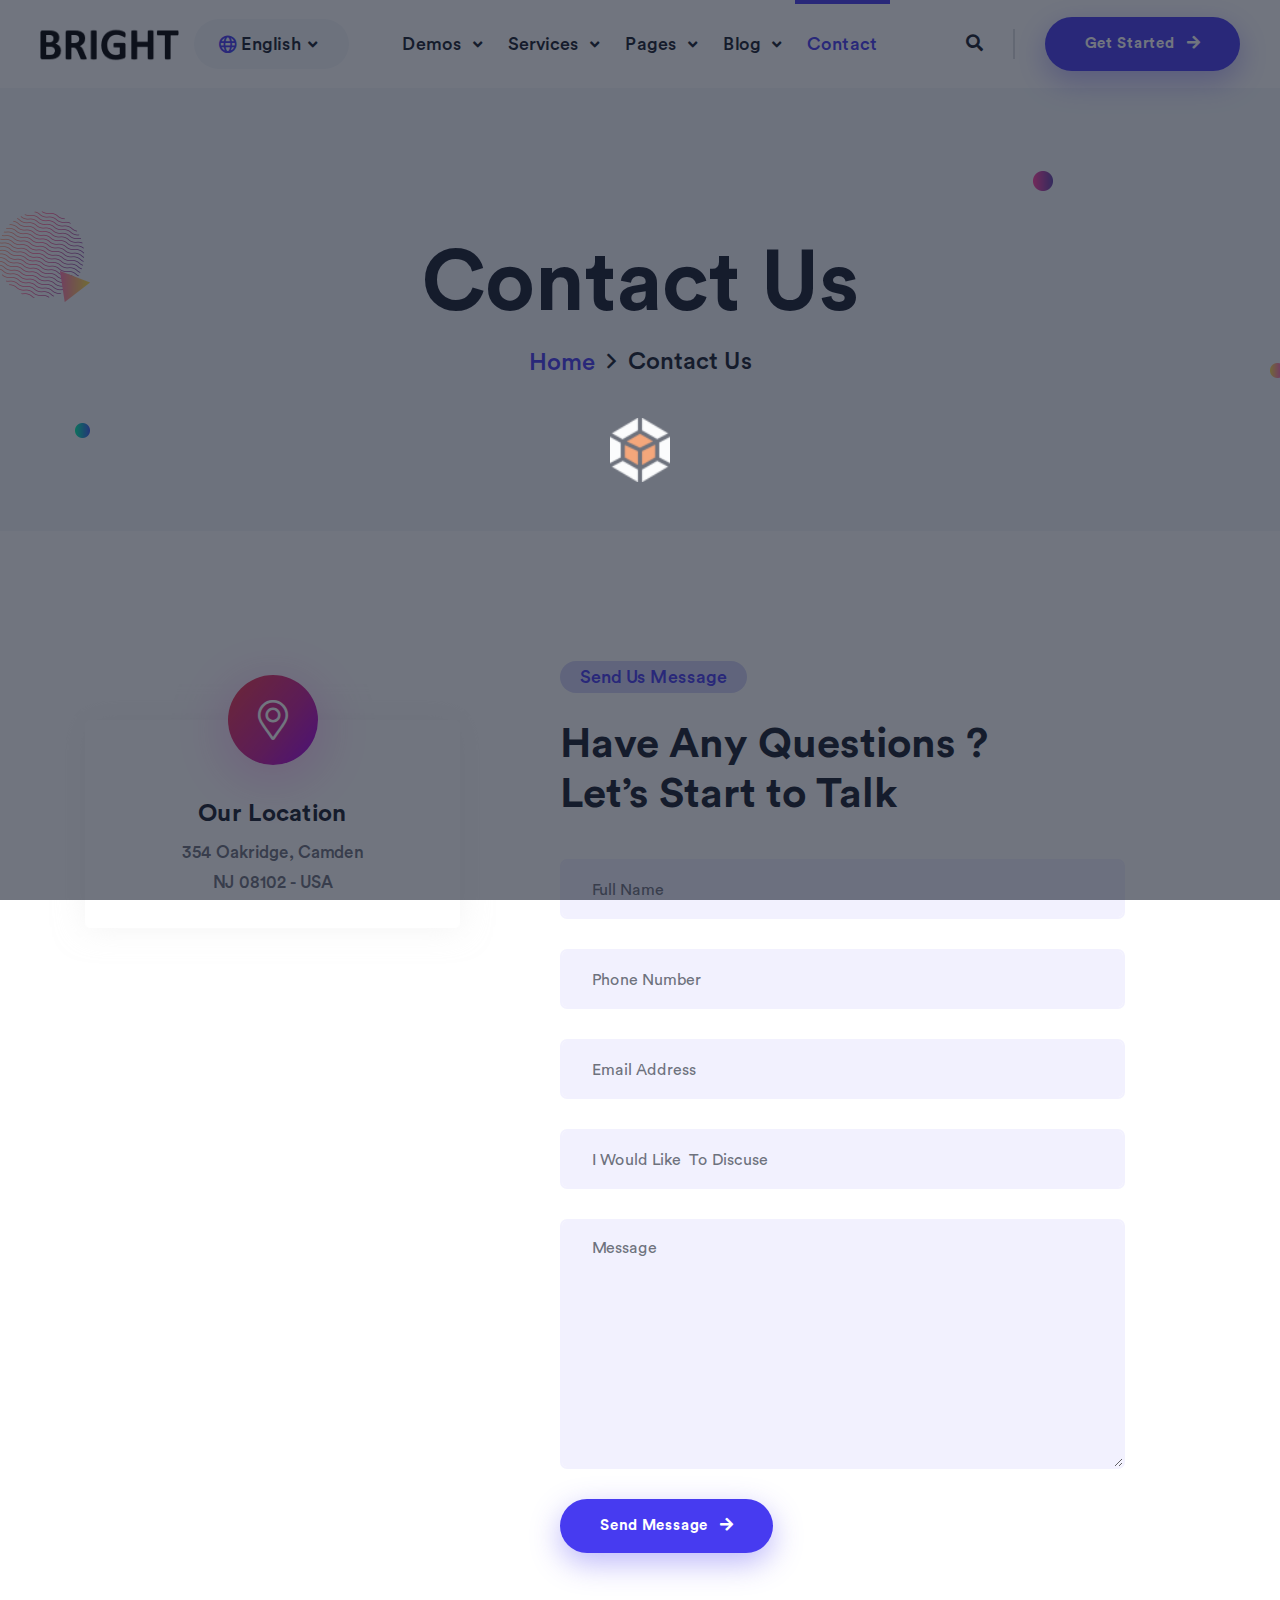
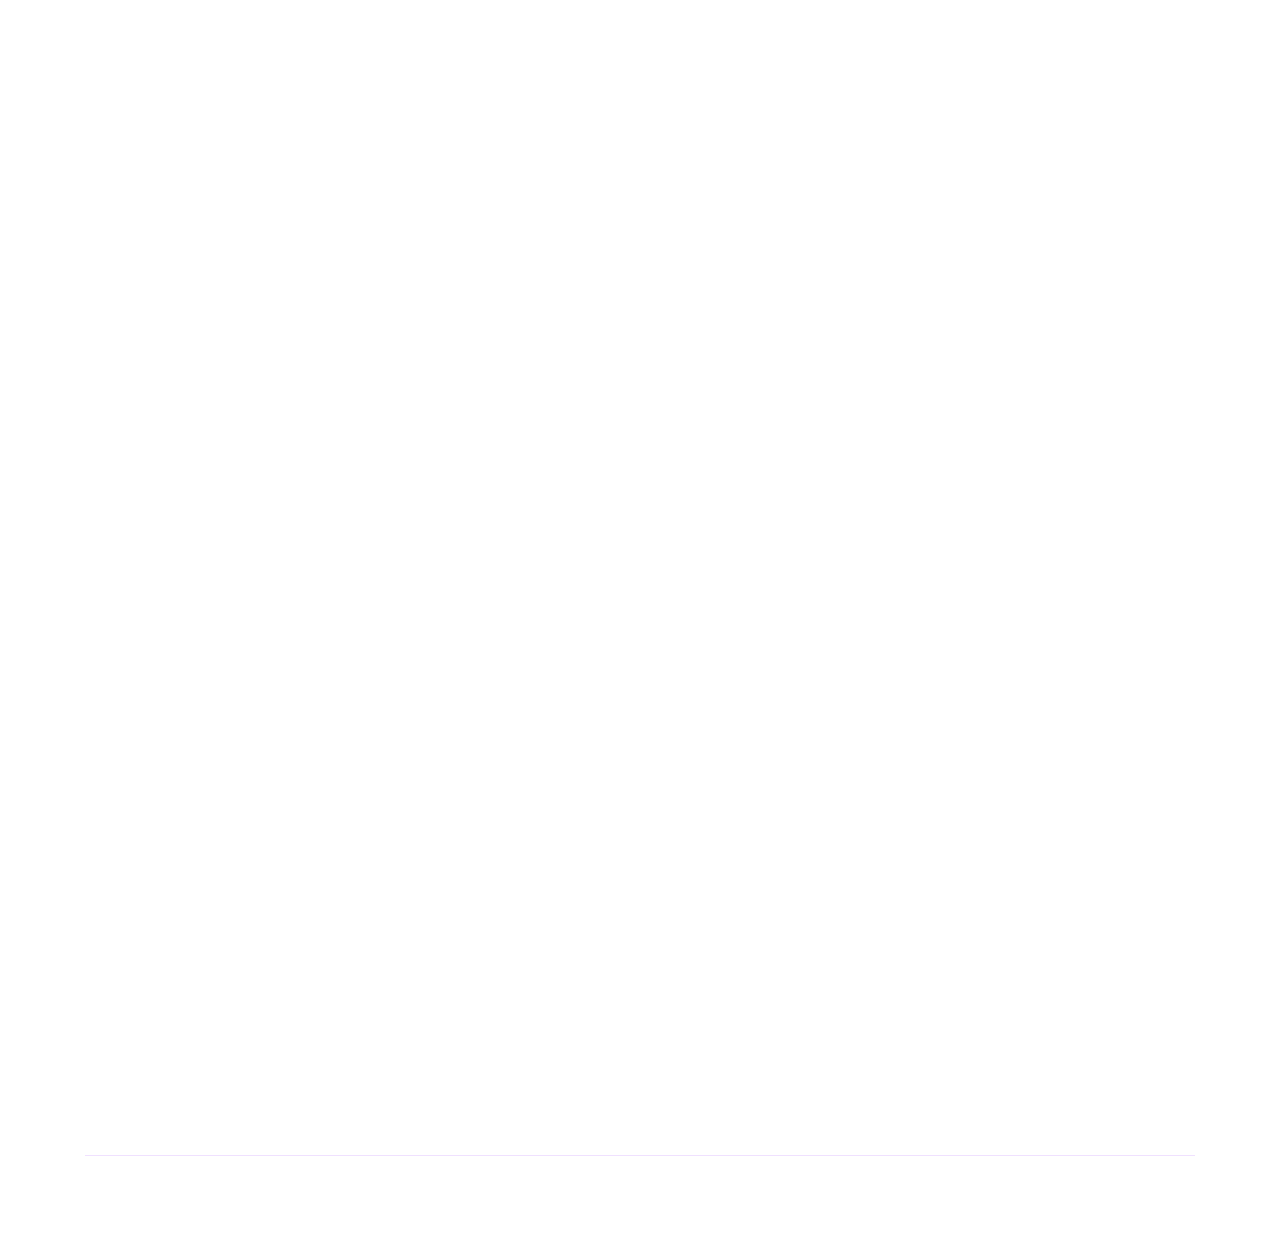
<file: contact.html>
﻿<!DOCTYPE html>
    <html lang="en">
    <head>
        <meta charset="UTF-8">
        <meta http-equiv="X-UA-Compatible" content="IE=edge">
        <meta name="viewport" content="width=device-width, initial-scale=1.0">
        <title>Landio - Contact </title>
        <!--====== Bootstrap ======-->
        <link rel="stylesheet" href="assets/css/bootstrap.min.css">
        <!--====== Font Awesome ======-->
        <link rel="stylesheet" href="assets/fonts/fontawesome/css/all.min.css">
        <!--====== Flaticon ======-->
        <link rel="stylesheet" href="assets/fonts/flaticon/flaticon.css">
        <!--====== Animate CSS ======-->
        <link rel="stylesheet" href="assets/css/animate.min.css">
        <!-- Magnific Popup CSS -->
        <link rel="stylesheet" href="assets/css/magnific-popup.min.css">
        <!--====== Slick Slider ======-->
        <link rel="stylesheet" href="assets/css/slick.css">
        <!--====== Nice Select  ======-->
        <link rel="stylesheet" href="assets/css/nice-select.css">
        <!--====== Default css ======-->
        <link rel="stylesheet" href="assets/css/default.css">
        <!--====== Main Stylesheet ======-->
        <link rel="stylesheet" href="assets/css/style.css">
        <!--====== Responsive Stylesheet ======-->
        <link rel="stylesheet" href="assets/css/responsive.css">
        <!-- Place favicon in the root directory -->
        <link rel="icon" type="image/png" href="assets/img/favicon.png">
    </head>
    <body>
        <!--======= Start Preloader =======-->
        <div class="preloader">
            <img class="preloader-image" width="60" src="assets/img/preloader-logo.png" alt="preloader"/>
        </div>
        <!--======= End Preloader =======-->
        <!--====== Start Search From ======-->
        <div class="modal fade" id="search-modal" tabindex="-1" role="dialog">
            <div class="modal-dialog" role="document">
                <div class="modal-content">
                    <form>
                        <div class="form_group">
                            <input type="text" class="form_control" placeholder="Search here...">
                            <button class="search_btn"><i class="fa fa-search"></i></button>
                        </div>
                    </form>
                </div> <!-- /.modal-content -->
            </div> <!-- /.modal-dialog -->
        </div><!-- /#search-modal -->
        <!--====== End Search From ======-->
        <!--====== Start Header Area ======-->
        <header class="header-area header-v1">
            <div class="header-navigation">
                <div class="container-fluid">
                    <div class="row align-items-center">
                        <!-- Brand Logo and Language Selection Dropdown -->
                        <div class="col-xl-3 col-lg-4 col-md-5 col-8">
                            <div class="site-branding-and-language-selection">
                                <div class="brand-logo">
                                    <a href="index.html">
                                        <img src="assets/img/logo-royal-blue.png" alt="logo">
                                    </a>
                                </div>
                                <div class="language-selection">
                                    <select class="nice-select" name="language">
                                        <option value="en">English</option>
                                        <option value="bn">Bangla</option>
                                    </select>
                                </div>
                            </div>
                        </div>
                        <!-- Desktop and Mobile Menu -->
                        <div class="col-xl-6 col-lg-3 col-md-1 col-2 text-center">
                            <div class="primary-menu">
                                <div class="nav-menu">
                                    <!-- Navbar Close Icon -->
                                    <div class="navbar-close">
                                        <div class="cross-wrap"><span class="top"></span><span class="bottom"></span></div>
                                    </div>
                                    <nav class="main-menu">
                                        <ul>
                                            <li class="menu-item menu-item-has-children">
                                                <a href="index.html" class="nav-link">Demos</a>
                                                <ul class="sub-menu">
                                                    <li><a href="index.html">Homepage Sass</a></li>
                                                    <li><a href="index-2.html">Homepage SEO</a></li>
                                                    <li><a href="index-3.html">Homepage App</a></li>
                                                    <li><a href="index-4.html">Homepage Chatbot</a></li>
                                                    <li><a href="index-5.html">Homepage Consultant</a></li>
                                                    <li><a href="index-6.html">Homepage Fintech</a></li>
                                                </ul>
                                            </li>
                                            <li class="menu-item menu-item-has-children">
                                                <a href="services.html" class="nav-link">Services</a>
                                                <ul class="sub-menu">
                                                    <li><a href="services.html">Our Services</a></li>
                                                    <li><a href="service-details.html">Service Details</a></li>
                                                </ul>
                                            </li>
                                            <li class="menu-item menu-item-has-children">
                                                <a href="#" class="nav-link">Pages</a>
                                                <ul class="sub-menu">
                                                    <li><a href="about.html">About Us</a></li>
                                                    <li><a href="team.html">Our Team</a></li>
                                                    <li><a href="pricing.html">Pricing</a></li>
                                                    <li><a href="coming-soon.html">Coming Soon</a></li>
                                                    <li><a href="404.html">404</a></li>
                                                </ul>
                                            </li>
                                            <li class="menu-item menu-item-has-children">
                                                <a href="blog-standard.html" class="nav-link">Blog</a>
                                                <ul class="sub-menu">
                                                    <li><a href="blog-standard.html">Blog Standard</a></li>
                                                    <li><a href="blog-details.html">Blog Details</a></li>
                                                </ul>
                                            </li>
                                            <li class="menu-item">
                                                <a href="contact.html" class="nav-link active">Contact</a>
                                            </li>
                                        </ul>
                                    </nav>
                                </div>
                            </div>
                        </div>
                        <!-- Menu Right -->
                        <div class="col-xl-3 col-lg-5 col-md-6 col-2">
                            <div class="header-right">
                                <ul>
                                    <li><a href="#" data-toggle="modal" data-target="#search-modal" class="search-btn"><i class="fas fa-search"></i></a></li>
                                    <li class="get-started-wrapper">
                                        <a href="services.html" class="filled-btn">
                                            Get Started <i class="fas fa-arrow-right"></i>
                                        </a>
                                    </li>
                                    <li>
                                        <div class="menu-toggle">
                                            <div class="menu-overlay"></div>
                                            <!-- Navbar Toggler -->
                                            <div class="nav-toggle">
                                                <div class="navbar-toggler float-end">
                                                    <span></span>
                                                    <span></span>
                                                    <span></span>
                                                </div>
                                            </div>
                                        </div>
                                    </li>
                                </ul>
                            </div>
                        </div>
                    </div> <!-- /.row -->
                </div> <!-- /.container-fluid -->
            </div> <!-- /.header-navigation -->
        </header> <!-- /.header-area -->
        <!--====== End Header Area ======-->
        <!--====== Start Breadcrumb Area ======-->
        <section class="breadcrumb-area">
            <div class="container">
                <div class="section-internal">
                    <div class="section-particle-effect d-none d-md-block section-particle-effect-v3">
                        <img class="particle-1 animate-zoom-fade" src="assets/img/particle/particle-1.png" alt="particle One">
                        <img class="particle-2 animate-rotate-me" src="assets/img/particle/particle-2.png" alt="particle Two">
                        <img class="particle-3 animate-float-bob-x" src="assets/img/particle/particle-3.png" alt="particle Three">
                        <img class="particle-4 animate-float-bob-y" src="assets/img/particle/particle-4.png" alt="particle Four">
                        <img class="particle-5 animate-float-bob-y" src="assets/img/particle/particle-5.png" alt="particle Five">
                    </div>
                    <div class="row align-items-center">
                        <div class="col-12">
                            <div class="breadcrumb-content text-center">
                                <div class="page-title wow fadeInDown" data-wow-delay="0.2s" data-wow-duration="2500ms">
                                    <h1>Contact Us</h1>
                                </div>
                                <div class="page-breadcrumb wow fadeInUp" data-wow-delay="0.3s" data-wow-duration="2500ms">
                                    <ul class="breadcrumb">
                                        <li><a href="index.html">Home</a></li>
                                        <li class="active">Contact Us</li>
                                    </ul>
                                </div>
                            </div>
                        </div>
                    </div> <!-- /.row -->
                </div> <!-- /.section-internal -->
            </div> <!-- /.container -->
        </section> <!-- /.breadcrumb-area -->
        <!--====== End Breadcrumb Area ======-->
        <!--====== Start Contact Area ======-->
        <section class="contact-area pt-130 pb-130">
            <div class="container">
                <div class="row align-items-center">
                    <div class="col-lg-5">
                        <div class="contact-area-content content-right-spacer">
                            <div class="info-iconic-boxes">
                                <div class="info-iconic-box wow fadeInUp" data-wow-delay="0.1s" data-wow-duration="1500ms">
                                    <div class="info-icon info-icon-gradient-1">
                                        <i class="fal fa-map-marker-alt"></i>
                                    </div>
                                    <div class="info-body">
                                        <h5>Our Location</h5>
                                        <p>354 Oakridge, Camden <br> NJ 08102 - USA</p>
                                    </div>
                                </div>
                                <div class="info-iconic-box wow fadeInUp" data-wow-delay="0.2s" data-wow-duration="1500ms">
                                    <div class="info-icon info-icon-gradient-2">
                                        <i class="fal fa-envelope-open-text"></i>
                                    </div>
                                    <div class="info-body">
                                        <h5>Email Address</h5>
                                        <p><a href="mailto:supportinfobiz@gmail.com">supportinfobiz@gmail.com</a></p>
                                        <p><a href="www.businesscon.net" target="_blank">www.businesscon.net</a></p>
                                    </div>
                                </div>
                                <div class="info-iconic-box wow fadeInUp" data-wow-delay="0.3s" data-wow-duration="1500ms">
                                    <div class="info-icon info-icon-gradient-3">
                                        <i class="fal fa-phone"></i>
                                    </div>
                                    <div class="info-body">
                                        <h5>Urgent Call</h5>
                                        <p><a href="tel:+01234578999">+012 (345) 678 99</a></p>
                                        <p><a href="tel:+8563214">+8563214</a></p>
                                    </div>
                                </div>
                            </div>
                        </div>
                    </div>
                    <div class="col-lg-7">
                        <div class="contact-form-area content-right-spacer">
                            <div class="section-title mb-40">
                                <div class="section-heading-tag">
                                    <span class="single-heading-tag">Send Us Message</span>
                                </div>
                                <h2>Have Any Questions ? <br class="d-none d-md-block"> Let’s Start to Talk</h2>
                            </div>
                            <div class="contact-respond">
                                <form>
                                    <div class="input-group">
                                        <input type="text" class="form-control" id="fullName" placeholder="Full Name" name="name" required>
                                        <label for="fullName">Name</label>
                                    </div>
                                    <div class="input-group">
                                        <input type="text" class="form-control" id="phoneNumber" placeholder="Phone Number" name="phone" required>
                                        <label for="phoneNumber">Phone</label>
                                    </div>
                                    <div class="input-group">
                                        <input type="email" class="form-control" id="emailAddress" placeholder="Email Address" name="email" required>
                                        <label for="emailAddress">Email</label>
                                    </div>
                                    <div class="input-group">
                                        <input type="text" class="form-control" id="subject" placeholder="I Would Like  To Discuse" name="subject" required>
                                        <label for="subject">Subject</label>
                                    </div>
                                    <div class="input-group form-textarea">
                                        <textarea class="form-control" id="message" placeholder="Message" name="message"></textarea>
                                        <label for="message">Message</label>
                                    </div>
                                    <div class="input-group">
                                        <button type="submit" class="filled-btn">Send Message <i class="fas fa-arrow-right"></i></button>
                                    </div>
                                </form>
                            </div> <!-- /.contact-respond -->
                        </div> <!-- /.contact-form-area -->
                    </div>
                </div> <!-- /.row -->
            </div> <!-- /.container -->
        </section> <!-- /.contact-area -->
        <!--====== End Contact Area ======-->
        <!--====== Start Map Area ======-->
        <div class="map-area wow fadeInUp" data-wow-delay="0ms" data-wow-duration="1500ms">
            <div class="map-box">
                <iframe src="https://maps.google.com/maps?q=new%20york&t=&z=13&ie=UTF8&iwloc=&output=embed"></iframe>
            </div> <!-- /.map-box -->
        </div> <!-- /.map-area -->
        <!--====== End Map Area ======-->
        <!--====== Start Footer Area ======-->
        <footer class="footer-area border-0">
            <div class="container">
                <div class="footer-area-internal border-bottom-purple">
                    <div class="row">
                        <!-- Single Footer Widget -->
                        <div class="col-lg-3 col-md-6 wow fadeInUp" data-wow-delay="0.1s">
                            <div class="single-footer-widget footer-text-widget">
                                <h5 class="widget-title">About Landio</h5>
                                <p>Sed ut perspiciatis undmnis iste natus error sit voluptatem accusantium dolore udantiuy totam rem aperiam.</p>
                                <div class="footer-social-links">
                                    <ul>
                                        <li><a href="#"><i class="fab fa-facebook-f"></i></a></li>
                                        <li><a href="#"><i class="fab fa-twitter"></i></a></li>
                                        <li><a href="#"><i class="fab fa-youtube"></i></a></li>
                                        <li><a href="#"><i class="fab fa-behance"></i></a></li>
                                        <li><a href="#"><i class="fab fa-linkedin"></i></a></li>
                                    </ul>
                                </div>
                            </div>
                        </div>
                        <!-- Single Footer Widget -->
                        <div class="col-lg-3 col-md-6 wow fadeInUp" data-wow-delay="0.3s">
                            <div class="single-footer-widget">
                                <h5 class="widget-title">Resources</h5>
                                <div class="footer-widget-menu">
                                    <ul>
                                        <li><a href="service.html">Saas Development</a></li>
                                        <li><a href="about.html">Our Products</a></li>
                                        <li><a href="about.html">User Strategy</a></li>
                                        <li><a href="blog-standard.html">Blogs & Guides</a></li>
                                        <li><a href="about.html">Premium Support</a></li>
                                    </ul>
                                </div>
                            </div>
                        </div>
                        <!-- Single Footer Widget -->
                        <div class="col-lg-3 col-md-6 wow fadeInUp" data-wow-delay="0.5s">
                            <div class="single-footer-widget">
                                <h5 class="widget-title">Company</h5>
                                <div class="footer-widget-menu">
                                    <ul>
                                        <li><a href="about.html">About Landio</a></li>
                                        <li><a href="contact.html">Contact & Support</a></li>
                                        <li><a href="about.html">Success History</a></li>
                                        <li><a href="about.html">Setting & Privacy</a></li>
                                        <li><a href="about.html">Company History</a></li>
                                    </ul>
                                </div>
                            </div>
                        </div>
                        <!-- Single Footer Widget -->
                        <div class="col-lg-3 col-md-6 wow fadeInUp" data-wow-delay="0.7s">
                            <div class="single-footer-widget follow-on-widget">
                                <h5 class="widget-title">Download</h5>
                                <div class="footer-app-download">
                                    <a href="service-details.html" class="filled-btn">
                                        Apple More <i class="fab fa-apple"></i>
                                    </a>
                                    <a href="service-details.html" class="filled-btn bg-blue-chalk">
                                        Google Play <i class="fab fa-google-play"></i>
                                    </a>
                                </div>
                            </div>
                        </div>
                    </div> <!-- /.row -->
                </div><!-- /.footer-area-internal -->
            </div> <!-- /.container -->
            <div class="footer-copyright-area border-0 wow fadeInDown" data-wow-delay="0.8s">
                <div class="container">
                    <div class="row align-items-center">
                        <div class="col-md-6 col-sm-4">
                            <div class="footer-logo">
                                <img src="assets/img/logo-royal-blue.png" alt="footer logo">
                            </div>
                        </div>
                        <div class="col-md-6 col-sm-8">
                            <div class="footer-copyright">
                                <p>© 2021 By <a href="http://www.bootstrapmb.com/">bootstrapmb</a> All Rights Reserved</p>
                            </div>
                        </div>
                    </div> <!-- /.row -->
                </div> <!-- /.container -->
            </div> <!-- /.footer-copyright-area -->
        </footer> <!-- /.footer-area -->
        <!--====== End Footer Area ======-->
        <!--======= Scroll To Top =======-->
        <a href="#" data-target="html" class="scroll-to-target scroll-to-top"><i class="fa fa-angle-up"></i></a>
        <!--====== Optional Javascript ======-->
        <script src="assets/js/jquery-3.6.0.min.js"></script>
        <!--====== Popper JS ======-->
        <script src="assets/js/popper.min.js"></script>
        <!--====== Bootstrap JS ======-->
        <script src="assets/js/bootstrap.min.js"></script>
        <!--====== Slick Slider JS ======-->
        <script src="assets/js/slick.min.js"></script>
        <!--====== Wow JS ======-->
        <script src="assets/js/wow.js"></script>
        <!--====== Nice Select ======-->
        <script src="assets/js/jquery.nice-select.min.js"></script>
        <!--====== Counter Up JS ======-->
        <script src="assets/js/jquery.counterup.min.js"></script>
        <!--====== Magnific Popup JS ======-->
        <script src="assets/js/jquery.magnific-popup.min.js"></script>
        <!--====== Waypoint JS ======-->
        <script src="assets/js/jquery.waypoints.js"></script>
        <!--====== Main Script ======-->
        <script src="assets/js/main.js"></script>
    </body>
</html>
</file>
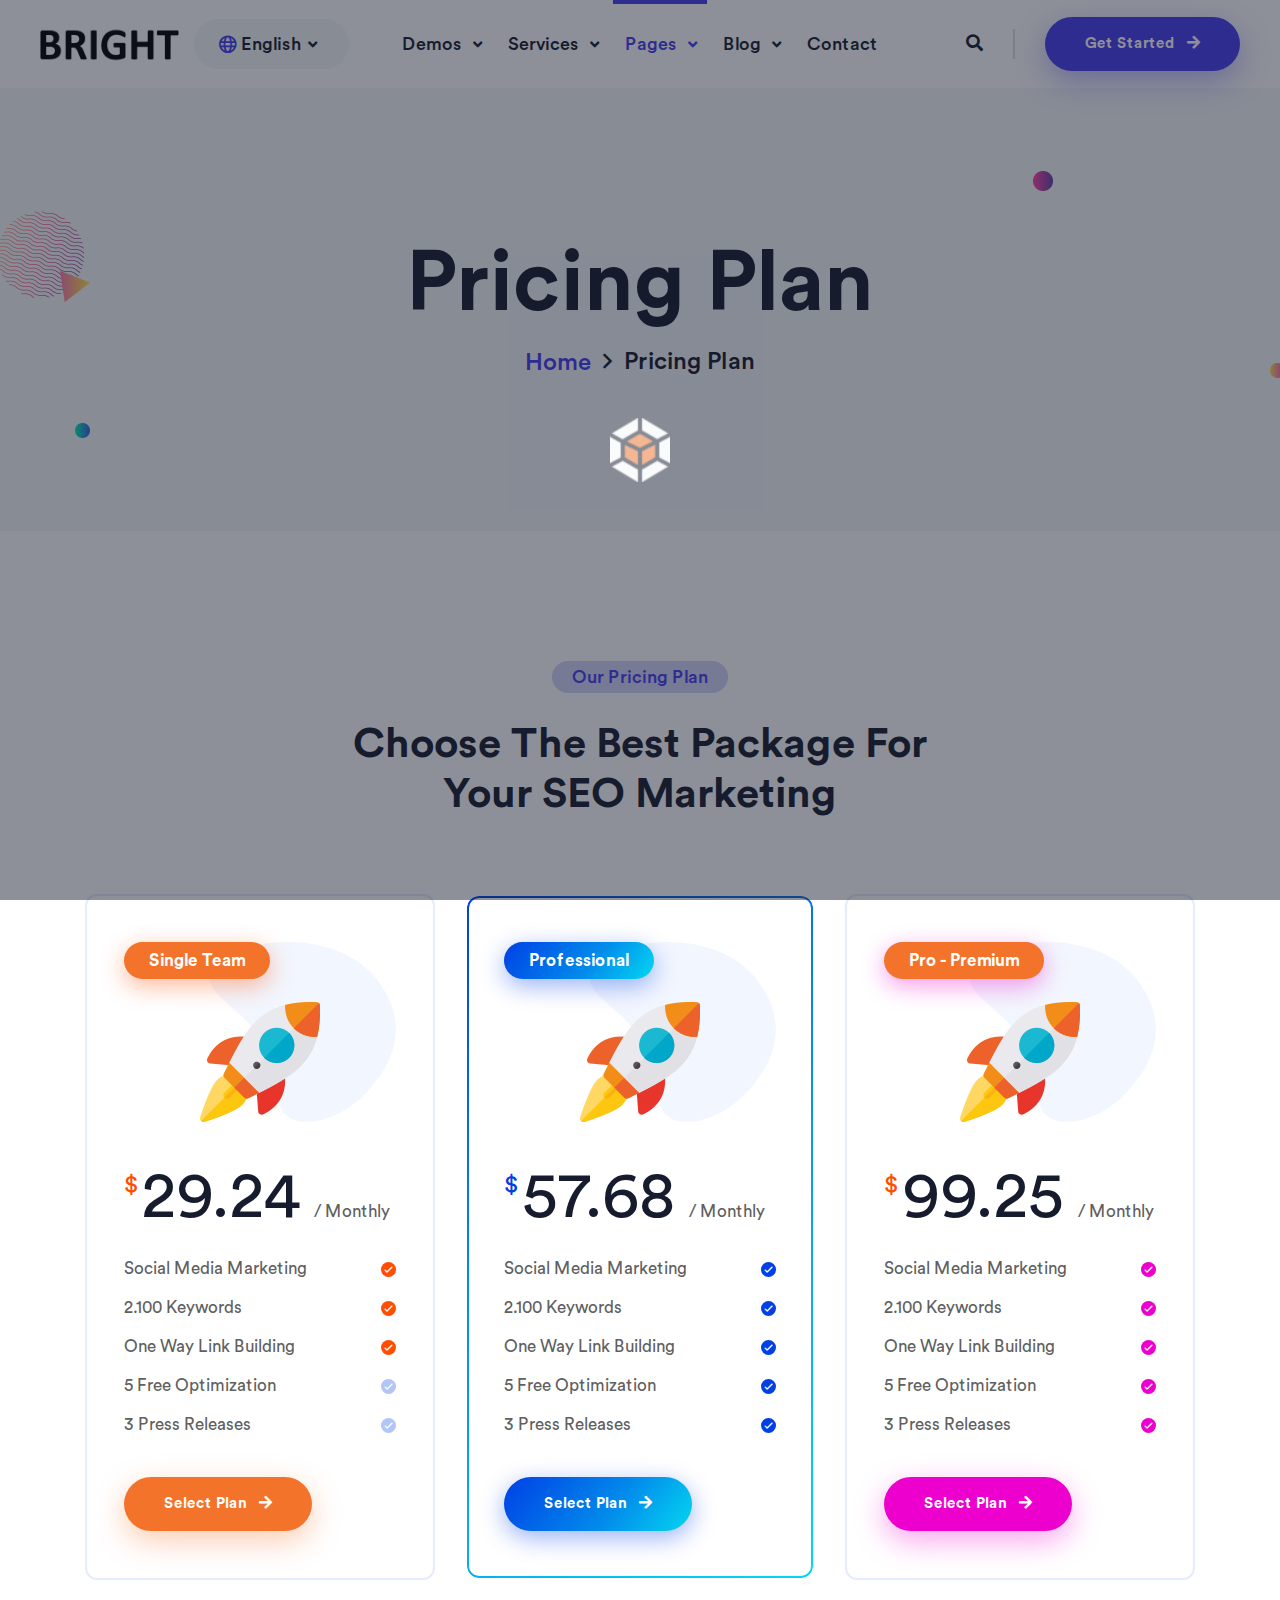
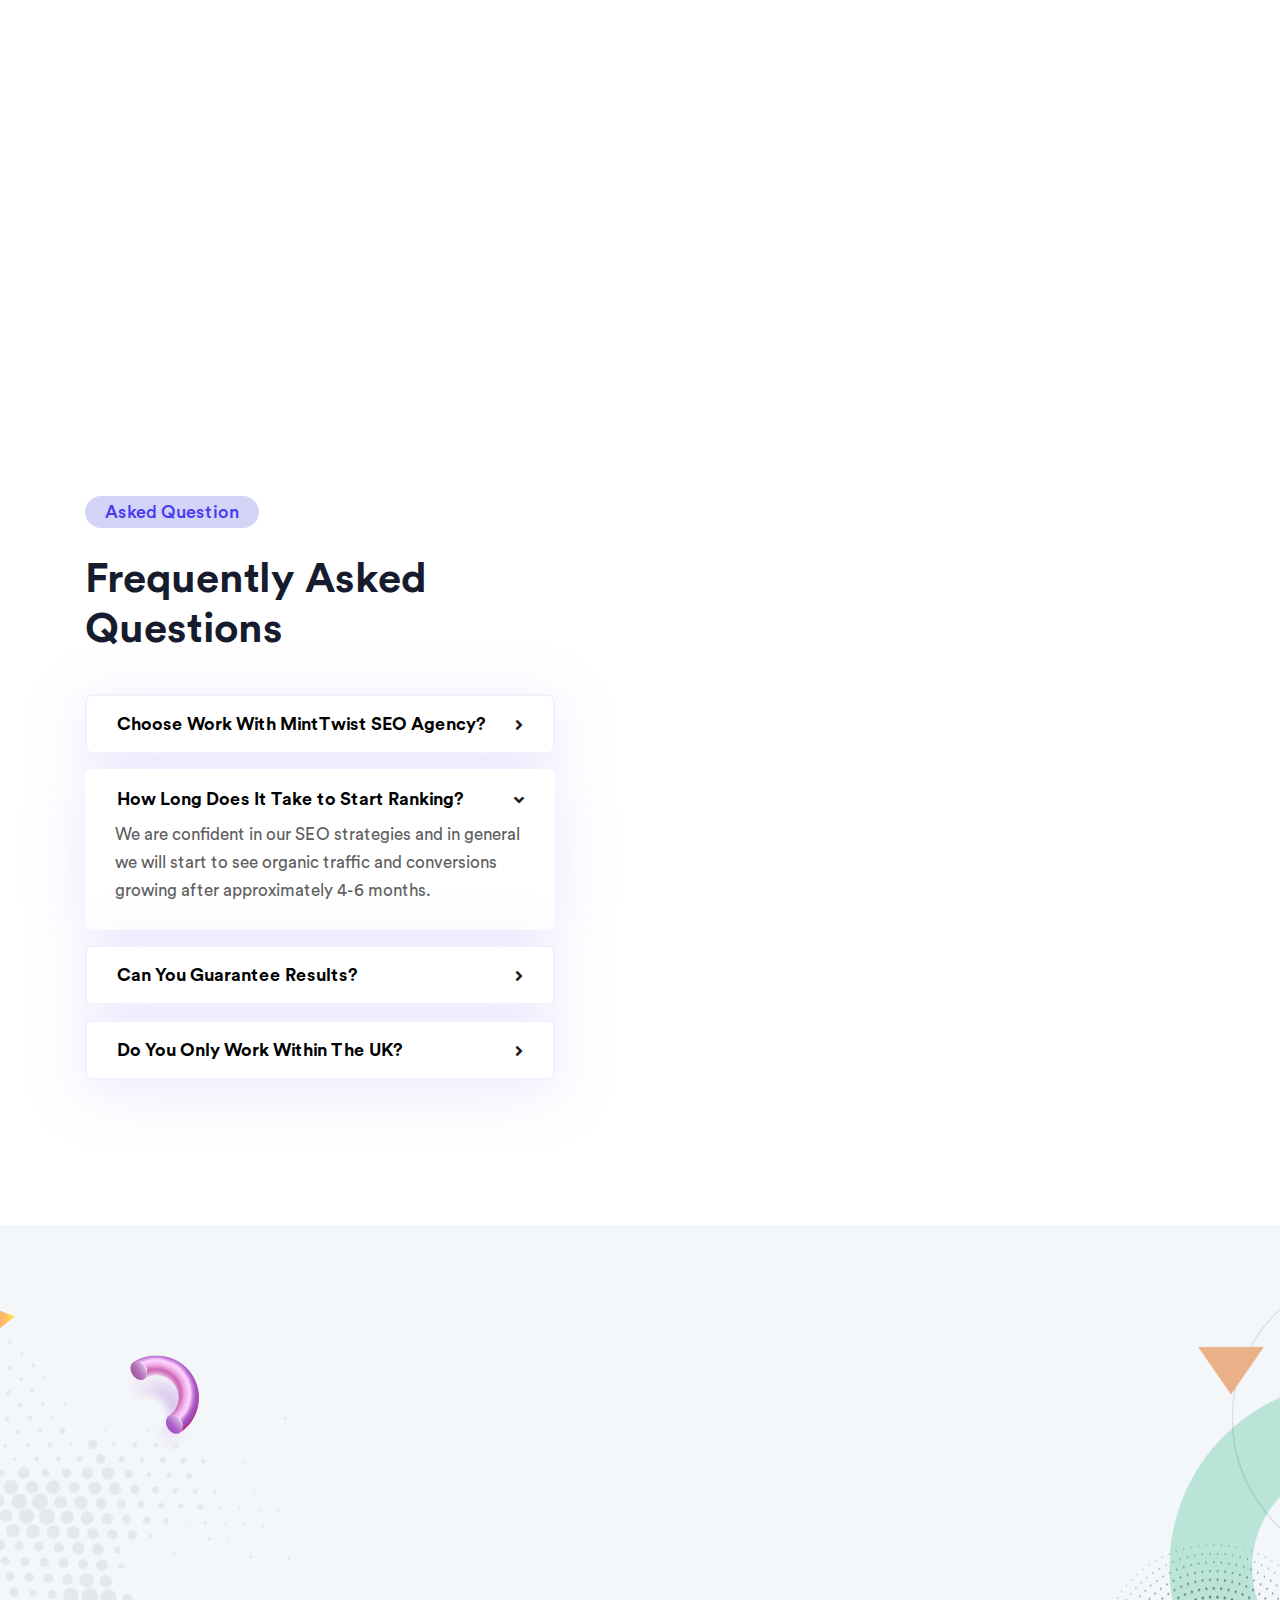
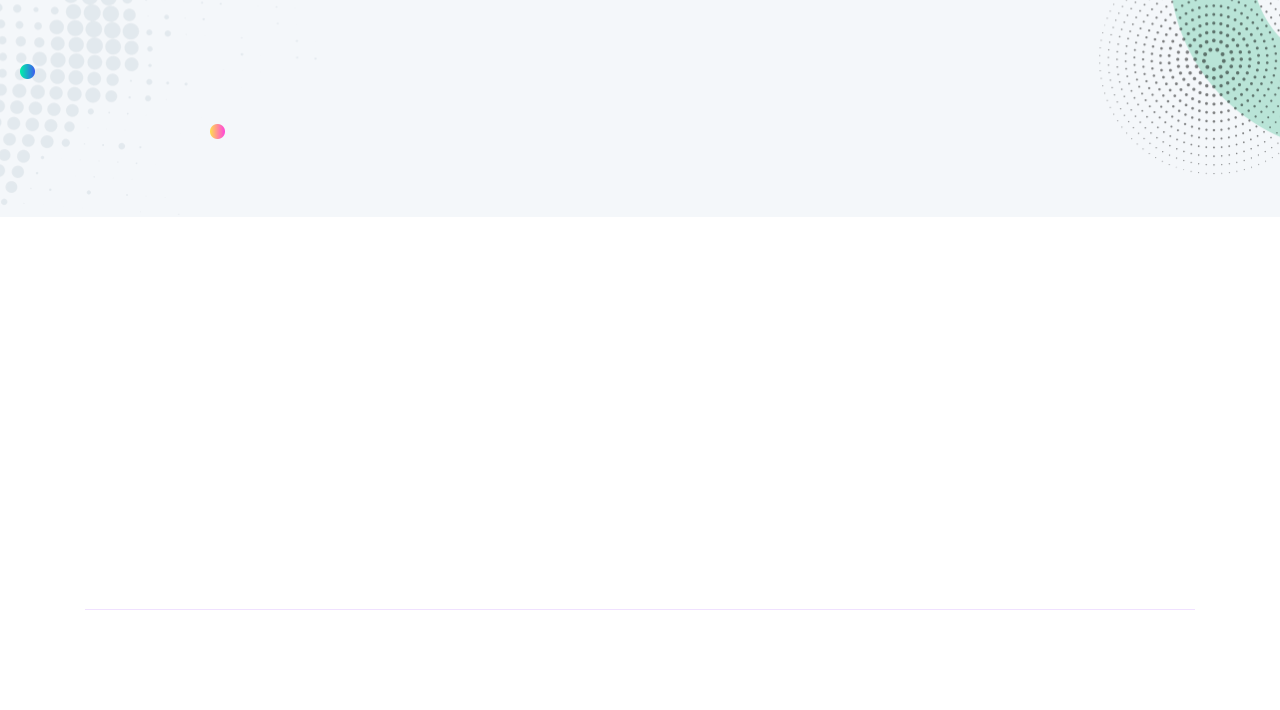
<file: pricing.html>
﻿<!DOCTYPE html>
    <html lang="en">
    <head>
        <meta charset="UTF-8">
        <meta http-equiv="X-UA-Compatible" content="IE=edge">
        <meta name="viewport" content="width=device-width, initial-scale=1.0">
        <title>Landio - Pricing Plan </title>
        <!--====== Bootstrap ======-->
        <link rel="stylesheet" href="assets/css/bootstrap.min.css">
        <!--====== Font Awesome ======-->
        <link rel="stylesheet" href="assets/fonts/fontawesome/css/all.min.css">
        <!--====== Flaticon ======-->
        <link rel="stylesheet" href="assets/fonts/flaticon/flaticon.css">
        <!--====== Animate CSS ======-->
        <link rel="stylesheet" href="assets/css/animate.min.css">
        <!-- Magnific Popup CSS -->
        <link rel="stylesheet" href="assets/css/magnific-popup.min.css">
        <!--====== Slick Slider ======-->
        <link rel="stylesheet" href="assets/css/slick.css">
        <!--====== Nice Select  ======-->
        <link rel="stylesheet" href="assets/css/nice-select.css">
        <!--====== Default css ======-->
        <link rel="stylesheet" href="assets/css/default.css">
        <!--====== Main Stylesheet ======-->
        <link rel="stylesheet" href="assets/css/style.css">
        <!--====== Responsive Stylesheet ======-->
        <link rel="stylesheet" href="assets/css/responsive.css">
        <!-- Place favicon in the root directory -->
        <link rel="icon" type="image/png" href="assets/img/favicon.png">
    </head>
    <body>
        <!--======= Start Preloader =======-->
        <div class="preloader">
            <img class="preloader-image" width="60" src="assets/img/preloader-logo.png" alt="preloader"/>
        </div> <!-- /.preloader -->
        <!--======= End Preloader =======-->
        <!--====== Start Search From ======-->
        <div class="modal fade" id="search-modal" tabindex="-1" role="dialog">
            <div class="modal-dialog" role="document">
                <div class="modal-content">
                    <form>
                        <div class="form_group">
                            <input type="text" class="form_control" placeholder="Search here...">
                            <button class="search_btn"><i class="fa fa-search"></i></button>
                        </div>
                    </form>
                </div> <!-- /.modal-content -->
            </div> <!-- /.modal-dialog -->
        </div><!-- /#search-modal -->
        <!--====== End Search From ======-->
        <!--====== Start Header Area ======-->
        <header class="header-area header-v1">
            <div class="header-navigation">
                <div class="container-fluid">
                    <div class="row align-items-center">
                        <!-- Brand Logo and Language Selection Dropdown -->
                        <div class="col-xl-3 col-lg-4 col-md-5 col-8">
                            <div class="site-branding-and-language-selection">
                                <div class="brand-logo">
                                    <a href="index.html">
                                        <img src="assets/img/logo-royal-blue.png" alt="logo">
                                    </a>
                                </div>
                                <div class="language-selection">
                                    <select class="nice-select" name="language">
                                        <option value="en">English</option>
                                        <option value="bn">Bangla</option>
                                    </select>
                                </div>
                            </div>
                        </div>
                        <!-- Desktop and Mobile Menu -->
                        <div class="col-xl-6 col-lg-3 col-md-1 col-2 text-center">
                            <div class="primary-menu">
                                <div class="nav-menu">
                                    <!-- Navbar Close Icon -->
                                    <div class="navbar-close">
                                        <div class="cross-wrap"><span class="top"></span><span class="bottom"></span></div>
                                    </div>
                                    <nav class="main-menu">
                                        <ul>
                                            <li class="menu-item menu-item-has-children">
                                                <a href="index.html" class="nav-link">Demos</a>
                                                <ul class="sub-menu">
                                                    <li><a href="index.html">Homepage Sass</a></li>
                                                    <li><a href="index-2.html">Homepage SEO</a></li>
                                                    <li><a href="index-3.html">Homepage App</a></li>
                                                    <li><a href="index-4.html">Homepage Chatbot</a></li>
                                                    <li><a href="index-5.html">Homepage Consultant</a></li>
                                                    <li><a href="index-6.html">Homepage Fintech</a></li>
                                                </ul>
                                            </li>
                                            <li class="menu-item menu-item-has-children">
                                                <a href="services.html" class="nav-link">Services</a>
                                                <ul class="sub-menu">
                                                    <li><a href="services.html">Our Services</a></li>
                                                    <li><a href="service-details.html">Service Details</a></li>
                                                </ul>
                                            </li>
                                            <li class="menu-item menu-item-has-children">
                                                <a href="#" class="nav-link active">Pages</a>
                                                <ul class="sub-menu">
                                                    <li><a href="about.html">About Us</a></li>
                                                    <li><a href="team.html">Our Team</a></li>
                                                    <li><a href="pricing.html" class="nav-link active">Pricing</a></li>
                                                    <li><a href="coming-soon.html">Coming Soon</a></li>
                                                    <li><a href="404.html">404</a></li>
                                                </ul>
                                            </li>
                                            <li class="menu-item menu-item-has-children">
                                                <a href="blog-standard.html" class="nav-link">Blog</a>
                                                <ul class="sub-menu">
                                                    <li><a href="blog-standard.html">Blog Standard</a></li>
                                                    <li><a href="blog-details.html">Blog Details</a></li>
                                                </ul>
                                            </li>
                                            <li class="menu-item">
                                                <a href="contact.html" class="nav-link">Contact</a>
                                            </li>
                                        </ul>
                                    </nav>
                                </div>
                            </div>
                        </div>
                        <!-- Menu Right -->
                        <div class="col-xl-3 col-lg-5 col-md-6 col-2">
                            <div class="header-right">
                                <ul>
                                    <li><a href="#" data-toggle="modal" data-target="#search-modal" class="search-btn"><i class="fas fa-search"></i></a></li>
                                    <li class="get-started-wrapper">
                                        <a href="services.html" class="filled-btn">
                                            Get Started <i class="fas fa-arrow-right"></i>
                                        </a>
                                    </li>
                                    <li>
                                        <div class="menu-toggle">
                                            <div class="menu-overlay"></div>
                                            <!-- Navbar Toggler -->
                                            <div class="nav-toggle">
                                                <div class="navbar-toggler float-end">
                                                    <span></span>
                                                    <span></span>
                                                    <span></span>
                                                </div>
                                            </div>
                                        </div>
                                    </li>
                                </ul>
                            </div>
                        </div>
                    </div> <!-- /.row -->
                </div> <!-- /.container-fluid -->
            </div> <!-- /.header-navigation -->
        </header> <!-- /.header-area -->
        <!--====== End Header Area ======-->
        <!--====== Start Breadcrumb Area ======-->
        <section class="breadcrumb-area">
            <div class="container">
                <div class="section-internal">
                    <div class="section-particle-effect d-none d-md-block section-particle-effect-v3">
                        <img class="particle-1 animate-zoom-fade" src="assets/img/particle/particle-1.png" alt="particle One">
                        <img class="particle-2 animate-rotate-me" src="assets/img/particle/particle-2.png" alt="particle Two">
                        <img class="particle-3 animate-float-bob-x" src="assets/img/particle/particle-3.png" alt="particle Three">
                        <img class="particle-4 animate-float-bob-y" src="assets/img/particle/particle-4.png" alt="particle Four">
                        <img class="particle-5 animate-float-bob-y" src="assets/img/particle/particle-5.png" alt="particle Five">
                    </div>
                    <div class="row align-items-center">
                        <div class="col-12">
                            <div class="breadcrumb-content text-center">
                                <div class="page-title wow fadeInDown" data-wow-delay="0.1s" data-wow-duration="1500ms">
                                    <h1>Pricing Plan</h1>
                                </div>
                                <div class="page-breadcrumb wow fadeInUp" data-wow-delay="0.2s" data-wow-duration="1500ms">
                                    <ul class="breadcrumb">
                                        <li><a href="index.html">Home</a></li>
                                        <li class="active">Pricing Plan</li>
                                    </ul>
                                </div>
                            </div>
                        </div>
                    </div> <!-- /.row -->
                </div> <!-- /.section-internal -->
            </div> <!-- /.container -->
        </section> <!-- /.breadcrumb-area -->
        <!--====== End Breadcrumb Area ======-->
        <!--====== Start Pricing Area ======-->
        <section class="pricing-area pt-130 pb-120">
            <div class="container">
                <div class="row justify-content-center">
                    <div class="col">
                        <div class="section-title mb-75 text-center">
                            <div class="section-heading-tag">
                                <span class="single-heading-tag">Our Pricing Plan</span>
                            </div>
                            <h2>Choose The Best Package For <br class="d-none d-md-block"> Your SEO Marketing </h2>
                        </div>
                    </div>
                </div>
                <div class="row">
                    <!-- Single Pricing Table -->
                    <div class="col-lg-4">
                        <div class="pricing-table starter-plan wow fadeInUp" data-wow-delay="0ms" data-wow-duration="1500ms">
                            <div class="pricing-plan-title">
                                <div class="pricing-table-icon" style="background-image: url(assets/img/pricing/pricing-table-blob.svg);">
                                    <h5 class="plan-title bg-burning-orange-gradient">Single Team</h5>
                                    <img src="assets/img/pricing/pricing-table-icon.png" alt="pricing plan icon one">
                                </div>
                                <div class="pricing-plan-cost">
                                    <span class="payment-currency">$</span>
                                    <span class="plan-price">29.24</span>
                                    <span class="plan-type">/ Monthly</span>
                                </div>
                            </div>
                            <div class="pricing-plan-features">
                                <ul>
                                    <li class="plan-feature">Social Media Marketing</li>
                                    <li class="plan-feature">2.100 Keywords</li>
                                    <li class="plan-feature">One Way Link Building</li>
                                    <li class="plan-feature plan-feature-disabled">5 Free Optimization</li>
                                    <li class="plan-feature plan-feature-disabled">3 Press Releases</li>
                                </ul>
                            </div>
                            <div class="pricing-table-foot">
                                <div class="plan-select">
                                    <a href="service-details.html" class="filled-btn bg-burning-orange">Select Plan <i class="fas fa-arrow-right"></i></a>
                                </div>
                            </div>
                        </div>
                    </div>
                    <!-- Single Pricing Table -->
                    <div class="col-lg-4">
                        <div class="pricing-table professional-plan wow fadeInUp" data-wow-delay="200ms" data-wow-duration="1500ms">
                            <div class="pricing-plan-title">
                                <div class="pricing-table-icon" style="background-image: url(assets/img/pricing/pricing-table-blob.svg);">
                                    <h5 class="plan-title bg-ocean-blue-gradient">Professional</h5>
                                    <img src="assets/img/pricing/pricing-table-icon.png" alt="pricing plan icon one">
                                </div>
                                <div class="pricing-plan-cost">
                                    <span class="payment-currency">$</span>
                                    <span class="plan-price">57.68</span>
                                    <span class="plan-type">/ Monthly</span>
                                </div>
                            </div>
                            <div class="pricing-plan-features">
                                <ul>
                                    <li class="plan-feature">Social Media Marketing</li>
                                    <li class="plan-feature">2.100 Keywords</li>
                                    <li class="plan-feature">One Way Link Building</li>
                                    <li class="plan-feature">5 Free Optimization</li>
                                    <li class="plan-feature">3 Press Releases</li>
                                </ul>
                            </div>
                            <div class="pricing-table-foot">
                                <div class="plan-select">
                                    <a href="service-details.html" class="filled-btn bg-ocean-blue-gradient">Select Plan <i class="fas fa-arrow-right"></i></a>
                                </div>
                            </div>
                        </div>
                    </div>
                    <!-- Single Pricing Table -->
                    <div class="col-lg-4">
                        <div class="pricing-table premium-plan wow fadeInUp" data-wow-delay="200ms" data-wow-duration="1500ms">
                            <div class="pricing-plan-title">
                                <div class="pricing-table-icon" style="background-image: url(assets/img/pricing/pricing-table-blob.svg);">
                                    <h5 class="plan-title bg-magenta-gradient">Pro - Premium</h5>
                                    <img src="assets/img/pricing/pricing-table-icon.png" alt="pricing plan icon one">
                                </div>
                                <div class="pricing-plan-cost">
                                    <span class="payment-currency">$</span>
                                    <span class="plan-price">99.25</span>
                                    <span class="plan-type">/ Monthly</span>
                                </div>
                            </div>
                            <div class="pricing-plan-features">
                                <ul>
                                    <li class="plan-feature">Social Media Marketing</li>
                                    <li class="plan-feature">2.100 Keywords</li>
                                    <li class="plan-feature">One Way Link Building</li>
                                    <li class="plan-feature">5 Free Optimization</li>
                                    <li class="plan-feature">3 Press Releases</li>
                                </ul>
                            </div>
                            <div class="pricing-table-foot">
                                <div class="plan-select">
                                    <a href="service-details.html" class="filled-btn bg-magenta">Select Plan <i class="fas fa-arrow-right"></i></a>
                                </div>
                            </div>
                        </div>
                    </div>
                </div> <!-- /.row -->
            </div> <!-- /.container -->
        </section> <!-- /.pricing-area -->
        <!--====== End Pricing Area ======-->
        <!--====== Start Counter Up Area ======-->
        <div class="counter-up-area">
            <div class="container-fluid">
                <div class="counterup-internal bg-royal-blue wow fadeInUp" style="background-image: url(assets/img/particle/section-curve-shape.svg);" data-wow-delay="00ms" data-wow-duration="2500ms">
                    <div class="row align-items-center">
                        <!-- Single Counter Up -->
                        <div class="col-lg-3 col-sm-6">
                            <div class="single-counter-up single-counter-up-v2">
                                <div class="counterup-info">
                                    <h2>
                                        <span class="counter">35</span>
                                        <span class="sign">+</span>
                                    </h2>
                                    <p>Our Trusted Active Clients </p>
                                </div>
                            </div>
                        </div>
                        <!-- Single Counter Up -->
                        <div class="col-lg-3 col-sm-6">
                            <div class="single-counter-up single-counter-up-v2">
                                <div class="counterup-info">
                                    <h2>
                                        <span class="counter">72</span>
                                        <span class="sign">+</span>
                                    </h2>
                                    <p>SEO Project Complate</p>
                                </div>
                            </div>
                        </div>
                        <!-- Single Counter Up -->
                        <div class="col-lg-3 col-sm-6">
                            <div class="single-counter-up single-counter-up-v2">
                                <div class="counterup-info">
                                    <h2>
                                        <span class="counter">94</span>
                                        <span class="sign">+</span>
                                    </h2>
                                    <p>Experience Members</p>
                                </div>
                            </div>
                        </div>
                        <!-- Single Counter Up -->
                        <div class="col-lg-3 col-sm-6">
                            <div class="single-counter-up single-counter-up-v2">
                                <div class="counterup-info">
                                    <h2>
                                        <span class="counter">28</span>
                                        <span class="sign">+</span>
                                    </h2>
                                    <p>Years Provide Services</p>
                                </div>
                            </div>
                        </div>
                    </div> <!-- /.row -->
                </div> <!-- /.counterup-internal -->
            </div> <!-- /.container-->
        </div> <!-- /.counter-up-area -->
        <!--====== End Counter Up Area ======-->
        <!--====== Start FAQ Area ======-->
        <section class="faq-area pt-135 pb-125">
            <div class="container">
                <div class="section-internal">
                    <div class="row align-items-center">
                        <div class="col-lg-6">
                            <div class="faq-content content-right-spacer">
                                <div class="section-title mb-40">
                                    <div class="section-heading-tag">
                                        <span class="single-heading-tag">Asked Question</span>
                                    </div>
                                    <h2>Frequently Asked Questions</h2>
                                </div>
                                <div class="section-accordion section-accordion-v2">
                                    <div class="accordion" id="accordionFAQ">
                                        <div class="accordion-item">
                                            <h5 class="accordion-header" id="headingOne">
                                                <button class="accordion-button collapsed" type="button" data-toggle="collapse" data-target="#collapseOne" aria-expanded="false" aria-controls="collapseOne">
                                                    Choose Work With MintTwist SEO Agency?
                                                </button>
                                            </h5>
                                            <div id="collapseOne" class="collapse" aria-labelledby="headingOne" data-parent="#accordionFAQ">
                                                <div class="accordion-body">
                                                    <p>We are confident in our SEO strategies and in general we will start to see organic traffic and conversions growing after approximately 4-6 months.</p>
                                                </div>
                                            </div>
                                        </div>
                                        <div class="accordion-item">
                                            <h5 class="accordion-header" id="headingTwo">
                                                <button class="accordion-button" type="button" data-toggle="collapse" data-target="#collapseTwo" aria-expanded="true" aria-controls="collapseTwo">
                                                    How Long Does It Take to Start Ranking?
                                                </button>
                                            </h5>
                                            <div id="collapseTwo" class="collapse show" aria-labelledby="headingTwo" data-parent="#accordionFAQ">
                                                <div class="accordion-body">
                                                    <p>We are confident in our SEO strategies and in general we will start to see organic traffic and conversions growing after approximately 4-6 months.</p>
                                                </div>
                                            </div>
                                        </div>
                                        <div class="accordion-item">
                                            <h5 class="accordion-header" id="headingThree">
                                                <button class="accordion-button collapsed" type="button" data-toggle="collapse" data-target="#collapseThree" aria-expanded="false" aria-controls="collapseThree">
                                                    Can You Guarantee Results?
                                                </button>
                                            </h5>
                                            <div id="collapseThree" class="collapse" aria-labelledby="headingThree" data-parent="#accordionFAQ">
                                                <div class="accordion-body">
                                                    <p>We are confident in our SEO strategies and in general we will start to see organic traffic and conversions growing after approximately 4-6 months.</p>
                                                </div>
                                            </div>
                                        </div>
                                        <div class="accordion-item">
                                            <h5 class="accordion-header" id="headingFour">
                                                <button class="accordion-button collapsed" type="button" data-toggle="collapse" data-target="#collapseFour" aria-expanded="false" aria-controls="collapseFour">
                                                    Do You Only Work Within The UK?
                                                </button>
                                            </h5>
                                            <div id="collapseFour" class="collapse" aria-labelledby="headingFour" data-parent="#accordionFAQ">
                                                <div class="accordion-body">
                                                    <p>We are confident in our SEO strategies and in general we will start to see organic traffic and conversions growing after approximately 4-6 months.</p>
                                                </div>
                                            </div>
                                        </div>
                                    </div> <!-- /.accordion -->
                                </div> <!-- /.section-accordion -->
                            </div>
                        </div>
                        <div class="col-lg-6">
                            <div class="section-right-image faq-right-image animate-float-bob-y wow fadeInUp" data-wow-delay="0ms" data-wow-duration="2500ms">
                                <img src="assets/img/faq/faq-image-2.jpg" alt="faq image">
                            </div>
                        </div>
                    </div> <!-- /.row -->
                </div> <!-- /.section-internal -->
            </div> <!-- /.container -->
        </section> <!-- /.faq-area -->
        <!--====== End FAQ Area ======-->
        <!--====== Start Subscribe Newsletter Area ======-->
        <section class="subscribe-newsletter-area bg-white-lilac pt-130 pb-123" style="background-image: url(assets/img/particle/newsletter-bg.png);">
            <div class="container">
                <div class="section-internal">
                    <div class="section-particle-effect d-none d-md-block section-particle-effect-v4">
                        <img class="particle-1 animate-rotate-me" src="assets/img/particle/particle-2.png" alt="particle One">
                        <img class="particle-2 animate-rotate-me" src="assets/img/particle/gradient-curve-shape-2.png" alt="particle Two">
                        <img class="particle-3 animate-zoominout" src="assets/img/particle/particle-4.png" alt="particle Three">
                        <img class="particle-4 animate-float-bob-y" src="assets/img/particle/particle-5.png" alt="particle Five">
                    </div>
                    <div class="row text-center justify-content-center">
                        <div class="col-xl-7 col-lg-10">
                            <div class="subscribe-newsletter-content">
                                <div class="section-title mb-35">
                                    <div class="section-heading-tag wow fadeInUp" data-wow-delay="0.1s" data-wow-duration="1500ms">
                                        <span class="single-heading-tag">Our Newsletter</span>
                                    </div>
                                    <h2 class="wow fadeInUp" data-wow-delay="0.3s" data-wow-duration="1500ms">Subscribe Our Newsletter <br class="d-none d-md-block">To Get More Update</h2>
                                </div>
                                <div class="newsletter-form newsletter-form-v2 wow fadeInUp" data-wow-delay="0.5s" data-wow-duration="1500ms">
                                    <form>
                                        <div class="form-group">
                                            <input type="email" name="email" id="emailAddress" class="form-control" placeholder="Enter Your Email Address">
                                            <button type="submit" name="submit" value="Go" class="filled-btn">Subscribe Now <i class="fas fa-arrow-right"></i></button>
                                        </div>
                                    </form>
                                    <div class="newsletter-notice">
                                        <p>On the other hand, we denounce with righteous</p>
                                    </div>
                                </div>
                            </div>
                        </div>
                    </div> <!-- /.row -->
                </div> <!-- /.section-internal -->
            </div> <!-- /.container -->
        </section> <!-- /.subscribe-newsletter-area -->
        <!--====== End Subscribe Newsletter Area ======-->
        <!--====== Start Footer Area ======-->
        <footer class="footer-area border-0">
            <div class="container">
                <div class="footer-area-internal border-bottom-purple">
                    <div class="row">
                        <!-- Single Footer Widget -->
                        <div class="col-lg-3 col-md-6 wow fadeInUp" data-wow-delay="0.1s">
                            <div class="single-footer-widget footer-text-widget">
                                <h5 class="widget-title">About Landio</h5>
                                <p>Sed ut perspiciatis undmnis iste natus error sit voluptatem accusantium dolore udantiuy totam rem aperiam.</p>
                                <div class="footer-social-links">
                                    <ul>
                                        <li><a href="#"><i class="fab fa-facebook-f"></i></a></li>
                                        <li><a href="#"><i class="fab fa-twitter"></i></a></li>
                                        <li><a href="#"><i class="fab fa-youtube"></i></a></li>
                                        <li><a href="#"><i class="fab fa-behance"></i></a></li>
                                        <li><a href="#"><i class="fab fa-linkedin"></i></a></li>
                                    </ul>
                                </div>
                            </div>
                        </div>
                        <!-- Single Footer Widget -->
                        <div class="col-lg-3 col-md-6 wow fadeInUp" data-wow-delay="0.3s">
                            <div class="single-footer-widget">
                                <h5 class="widget-title">Resources</h5>
                                <div class="footer-widget-menu">
                                    <ul>
                                        <li><a href="service.html">Saas Development</a></li>
                                        <li><a href="about.html">Our Products</a></li>
                                        <li><a href="about.html">User Strategy</a></li>
                                        <li><a href="blog-standard.html">Blogs & Guides</a></li>
                                        <li><a href="about.html">Premium Support</a></li>
                                    </ul>
                                </div>
                            </div>
                        </div>
                        <!-- Single Footer Widget -->
                        <div class="col-lg-3 col-md-6 wow fadeInUp" data-wow-delay="0.5s">
                            <div class="single-footer-widget">
                                <h5 class="widget-title">Company</h5>
                                <div class="footer-widget-menu">
                                    <ul>
                                        <li><a href="about.html">About Landio</a></li>
                                        <li><a href="contact.html">Contact & Support</a></li>
                                        <li><a href="about.html">Success History</a></li>
                                        <li><a href="about.html">Setting & Privacy</a></li>
                                        <li><a href="about.html">Company History</a></li>
                                    </ul>
                                </div>
                            </div>
                        </div>
                        <div class="col-lg-3 col-md-6 wow fadeInUp" data-wow-delay="0.7s">
                            <div class="single-footer-widget follow-on-widget">
                                <h5 class="widget-title">Download</h5>
                                <div class="footer-app-download">
                                    <a href="service-details.html" class="filled-btn">
                                        Apple More <i class="fab fa-apple"></i>
                                    </a>
                                    <a href="service-details.html" class="filled-btn bg-blue-chalk">
                                        Google Play <i class="fab fa-google-play"></i>
                                    </a>
                                </div>
                            </div>
                        </div>
                    </div> <!-- /.row -->
                </div><!-- /.footer-area-internal -->
            </div> <!-- /.container -->
            <div class="footer-copyright-area border-0 wow fadeInDown" data-wow-delay="0.8s">
                <div class="container">
                    <div class="row align-items-center">
                        <div class="col-md-6 col-sm-4">
                            <div class="footer-logo">
                                <img src="assets/img/logo-royal-blue.png" alt="footer logo">
                            </div>
                        </div>
                        <div class="col-md-6 col-sm-8">
                            <div class="footer-copyright">
                                <p>© 2021 By <a href="http://www.bootstrapmb.com/">bootstrapmb</a> All Rights Reserved</p>
                            </div>
                        </div>
                    </div> <!-- /.row -->
                </div> <!-- /.container -->
            </div> <!-- /.footer-copyright-area -->
        </footer> <!-- /.footer-area -->
        <!--====== End Footer Area ======-->
        <!--======= Scroll To Top =======-->
        <a href="#" data-target="html" class="scroll-to-target scroll-to-top"><i class="fa fa-angle-up"></i></a>
        <!--====== Optional Javascript ======-->
        <script src="assets/js/jquery-3.6.0.min.js"></script>
        <!--====== Popper JS ======-->
        <script src="assets/js/popper.min.js"></script>
        <!--====== Bootstrap JS ======-->
        <script src="assets/js/bootstrap.min.js"></script>
        <!--====== Slick Slider JS ======-->
        <script src="assets/js/slick.min.js"></script>
        <!--====== Wow JS ======-->
        <script src="assets/js/wow.js"></script>
        <!--====== Nice Select ======-->
        <script src="assets/js/jquery.nice-select.min.js"></script>
        <!--====== Counter Up JS ======-->
        <script src="assets/js/jquery.counterup.min.js"></script>
        <!--====== Magnific Popup JS ======-->
        <script src="assets/js/jquery.magnific-popup.min.js"></script>
        <!--====== Waypoint JS ======-->
        <script src="assets/js/jquery.waypoints.js"></script>
        <!--====== Main Script ======-->
        <script src="assets/js/main.js"></script>
    </body>
</html>
</file>
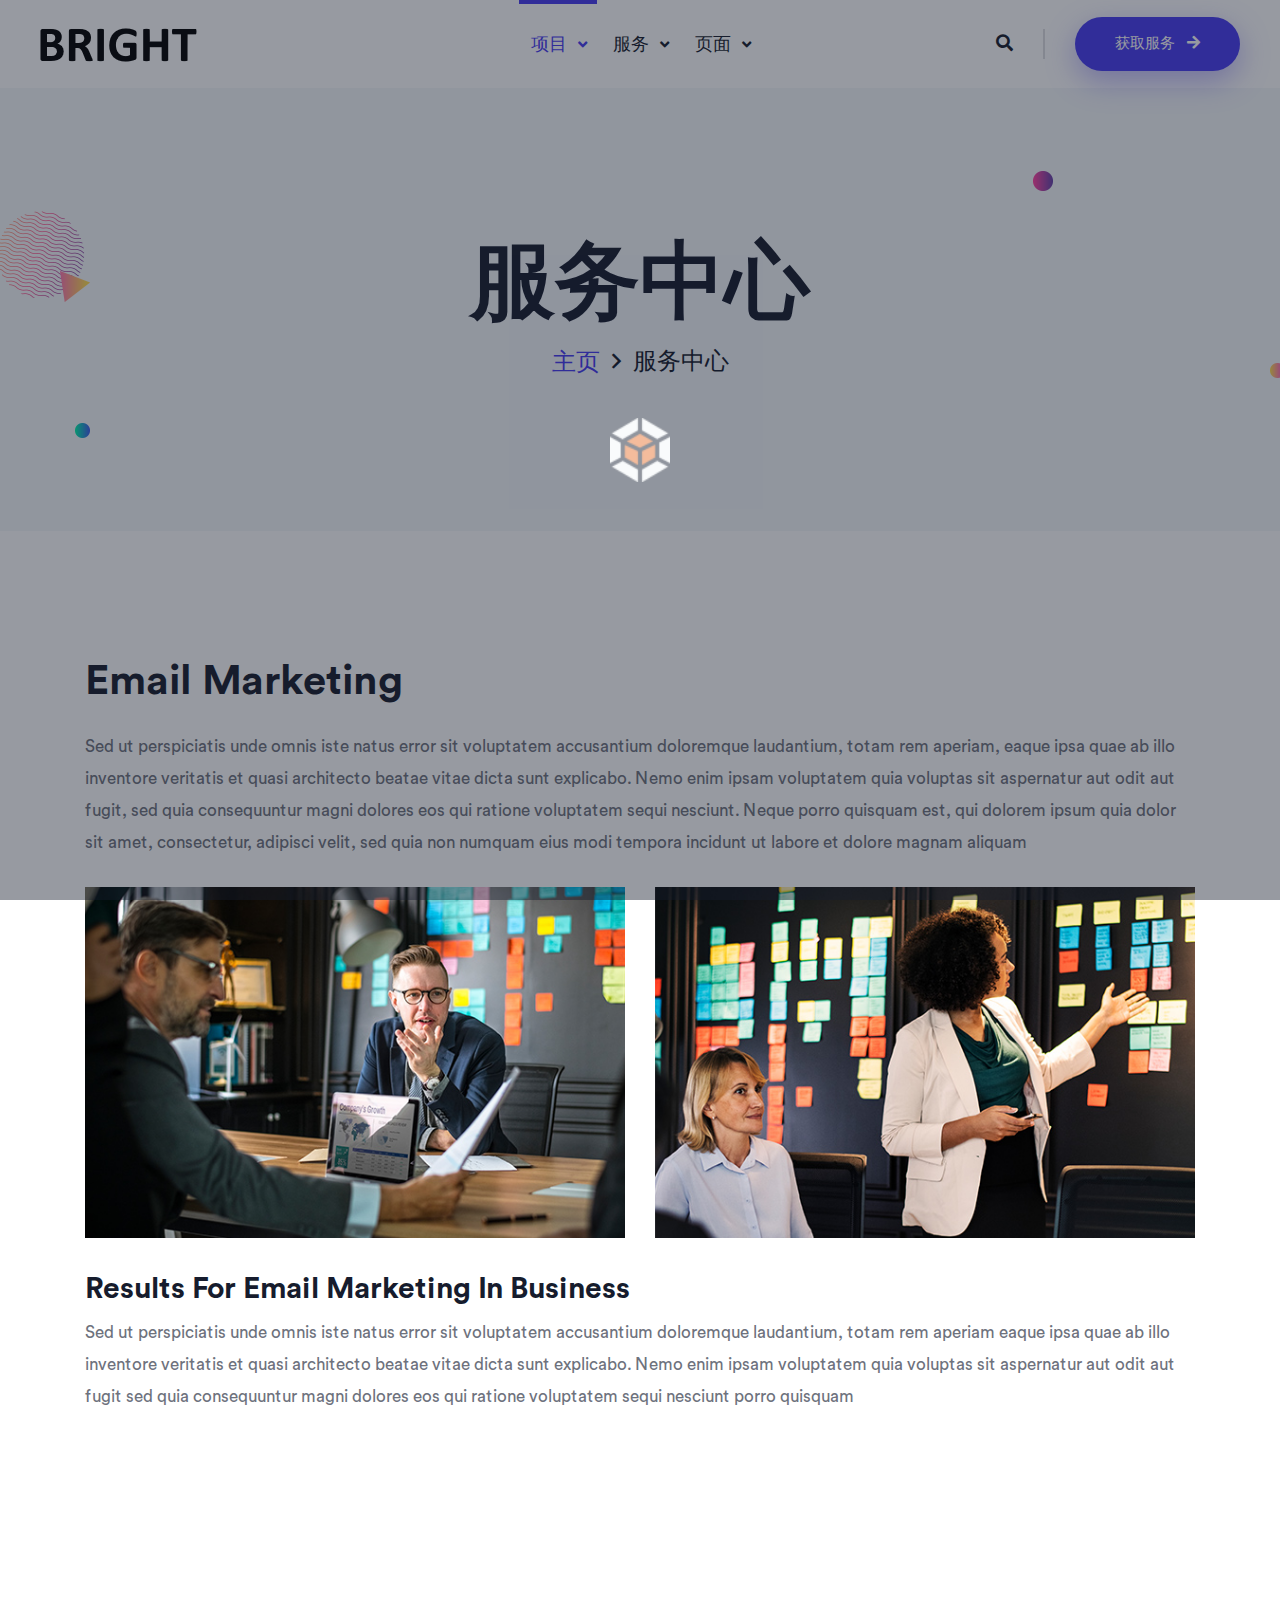
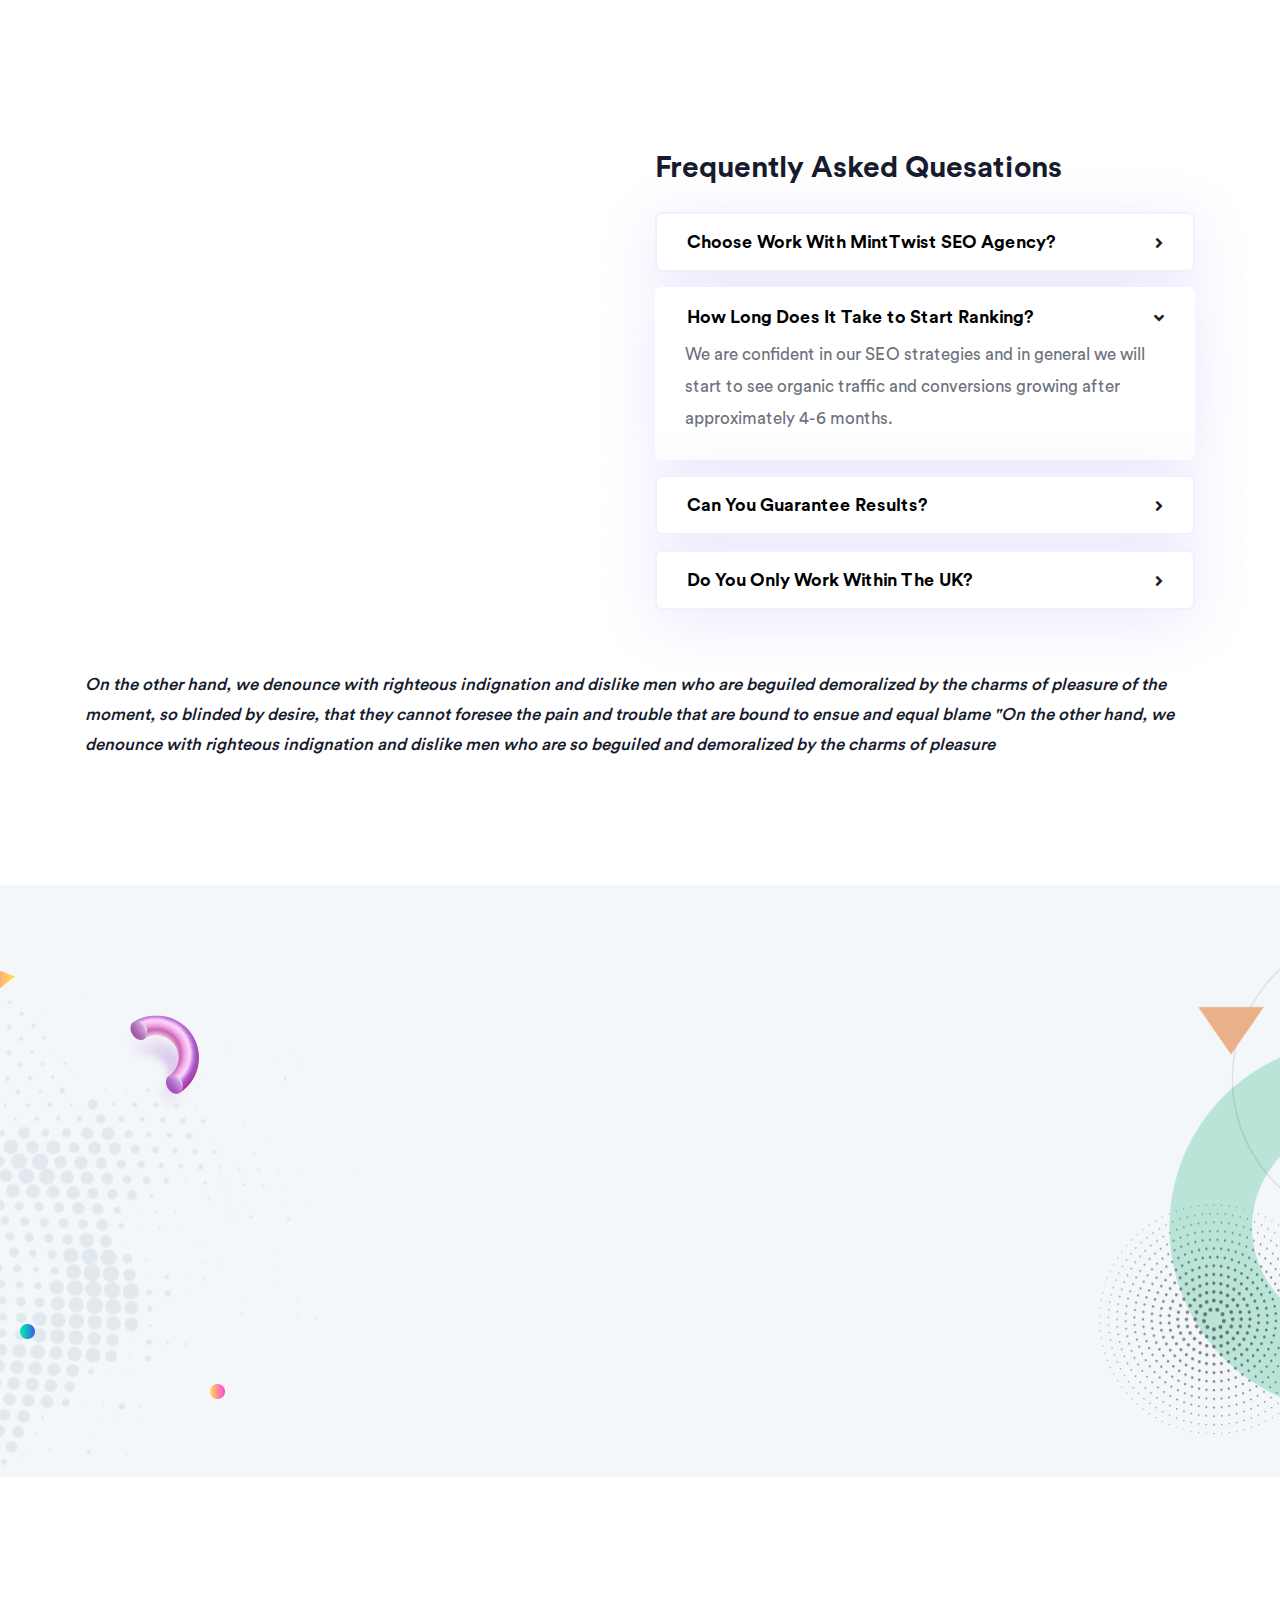
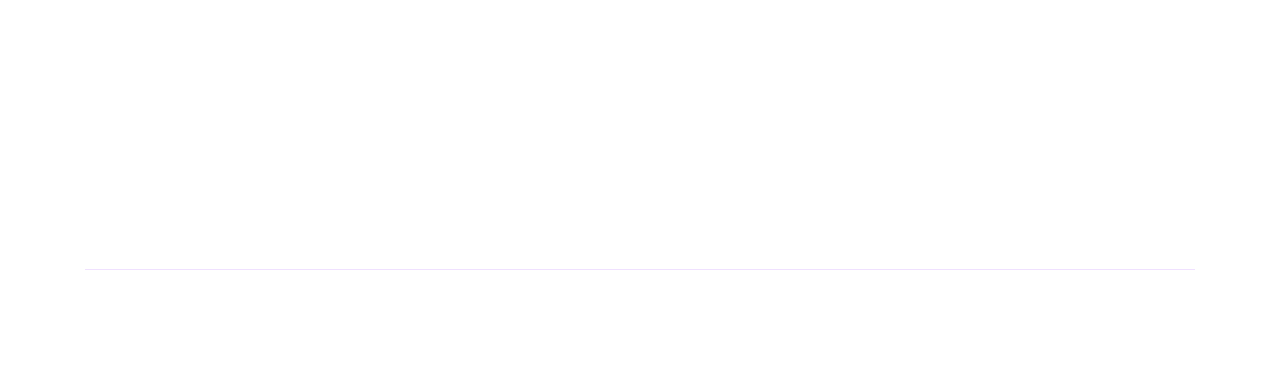
<file: services.html>
﻿<!DOCTYPE html>
    <html lang="en">
    <head>
        <meta charset="UTF-8">
        <meta http-equiv="X-UA-Compatible" content="IE=edge">
        <meta name="viewport" content="width=device-width, initial-scale=1.0">
        <title>Bright 服务中心 </title>
        <!--====== Bootstrap ======-->
        <link rel="stylesheet" href="assets/css/bootstrap.min.css">
        <!--====== Font Awesome ======-->
        <link rel="stylesheet" href="assets/fonts/fontawesome/css/all.min.css">
        <!--====== Flaticon ======-->
        <link rel="stylesheet" href="assets/fonts/flaticon/flaticon.css">
        <!--====== Animate CSS ======-->
        <link rel="stylesheet" href="assets/css/animate.min.css">
        <!-- Magnific Popup CSS -->
        <link rel="stylesheet" href="assets/css/magnific-popup.min.css">
        <!--====== Slick Slider ======-->
        <link rel="stylesheet" href="assets/css/slick.css">
        <!--====== Nice Select  ======-->
        <link rel="stylesheet" href="assets/css/nice-select.css">
        <!--====== Default css ======-->
        <link rel="stylesheet" href="assets/css/default.css">
        <!--====== Main Stylesheet ======-->
        <link rel="stylesheet" href="assets/css/style.css">
        <!--====== Responsive Stylesheet ======-->
        <link rel="stylesheet" href="assets/css/responsive.css">
        <!-- Place favicon in the root directory -->
        <link rel="icon" type="image/png" href="assets/img/favicon.png">
    </head>
    <body>
        <!--======= Start Preloader =======-->
        <div class="preloader">
            <img class="preloader-image" width="60" src="assets/img/preloader-logo.png" alt="preloader"/>
        </div> <!-- /.preloader -->
        <!--======= End Preloader =======-->
        <!--====== Start Search From ======-->
        <div class="modal fade" id="search-modal" tabindex="-1" role="dialog">
            <div class="modal-dialog" role="document">
                <div class="modal-content">
                    <form>
                        <div class="form_group">
                            <input type="text" class="form_control" placeholder="Search here...">
                            <button class="search_btn"><i class="fa fa-search"></i></button>
                        </div>
                    </form>
                </div> <!-- /.modal-content -->
            </div> <!-- /.modal-dialog -->
        </div><!-- /#search-modal -->
        <!--====== End Search From ======-->
        <!--====== Start Header Area ======-->
        <header class="header-area header-v1">
            <div class="header-navigation">
                <div class="container-fluid">
                    <div class="row align-items-center">
                        <!-- Brand Logo and Language Selection Dropdown -->
                        <div class="col-xl-3 col-lg-4 col-md-5 col-8">
                            <div class="site-branding-and-language-selection">
                                <div class="brand-logo">
                                    <a href="index.html">
                                        <img src="assets/img/logo-royal-blue.png" alt="logo">
                                    </a>
                                </div>
                            </div>
                        </div>
                        <!-- Desktop and Mobile Menu -->
                        <div class="col-xl-6 col-lg-3 col-md-1 col-2 text-center">
                            <div class="primary-menu">
                                <div class="nav-menu">
                                    <!-- Navbar Close Icon -->
                                    <div class="navbar-close">
                                        <div class="cross-wrap"><span class="top"></span><span class="bottom"></span></div>
                                    </div>
                                    <nav class="main-menu">
                                        <ul>
                                            <li class="menu-item menu-item-has-children">
                                                <a href="index.html" class="nav-link active">项目</a>
                                                <ul class="sub-menu">
                                                    <li><a href="index.html" class="nav-link active">明亮我的世界社区</a></li>
                                                    <!-- <li><a href="index-2.html">Homepage SEO</a></li>
                                                    <li><a href="index-3.html">Homepage App</a></li>
                                                    <li><a href="index-4.html">Homepage Chatbot</a></li>
                                                    <li><a href="index-5.html">Homepage Consultant</a></li>
                                                    <li><a href="index-6.html">Homepage Fintech</a></li> -->
                                                </ul>
                                            </li>
                                            <li class="menu-item menu-item-has-children">
                                                <a href="services.html" class="nav-link">服务</a>
                                                <ul class="sub-menu">
                                                    <li><a href="api.html">API</a></li>
                                                    <li><a href="bright_minecraft_core.html">Bright启动核心</a></li>
                                                    <!-- <li><a href="service-details.html">代码帮助</a></li> -->
                                                </ul>
                                            </li>
                                            <li class="menu-item menu-item-has-children">
                                                <a href="#" class="nav-link">页面</a>
                                                <ul class="sub-menu">
                                                    <li><a href="about.html">关于我们</a></li>
                                                    <!-- <li><a href="team.html">Our Team</a></li>
                                                    <li><a href="pricing.html">Pricing</a></li>
                                                    <li><a href="coming-soon.html">Coming Soon</a></li>
                                                    <li><a href="404.html">404</a></li> -->
                                                </ul>
                                            </li>
                                            <!-- <li class="menu-item menu-item-has-children">
                                                <a href="blog-standard.html" class="nav-link">新闻</a>
                                                <ul class="sub-menu">
                                                    <li><a href="blog-standard.html">Blog Standard</a></li>
                                                    <li><a href="blog-details.html">Blog Details</a></li>
                                                </ul>
                                            </li> -->
                                            <!-- <li class="menu-item">
                                                <a href="contact.html" class="nav-link">Contact</a>
                                            </li> -->
                                        </ul>
                                    </nav>
                                </div>
                            </div>
                        </div>
                        <!-- Menu Right -->
                        <div class="col-xl-3 col-lg-5 col-md-6 col-2">
                            <div class="header-right">
                                <ul>
                                    <li><a href="#" data-toggle="modal" data-target="#search-modal" class="search-btn"><i class="fas fa-search"></i></a></li>
                                    <li class="get-started-wrapper">
                                        <a href="services.html" class="filled-btn">
                                            获取服务 <i class="fas fa-arrow-right"></i>
                                        </a>
                                    </li>
                                    <li>
                                        <div class="menu-toggle">
                                            <div class="menu-overlay"></div>
                                            <!-- Navbar Toggler -->
                                            <div class="nav-toggle">
                                                <div class="navbar-toggler float-end">
                                                    <span></span>
                                                    <span></span>
                                                    <span></span>
                                                </div>
                                            </div>
                                        </div>
                                    </li>
                                </ul>
                            </div>
                        </div>
                    </div> <!-- /.row -->
                </div> <!-- /.container-fluid -->
            </div> <!-- /.header-navigation -->
        </header> <!-- /.header-area -->
        <!--====== End Header Area ======-->
        <!--====== Start Breadcrumb Area ======-->
        <section class="breadcrumb-area">
            <div class="container">
                <div class="section-internal">
                    <div class="section-particle-effect d-none d-md-block section-particle-effect-v3">
                        <img class="particle-1 animate-zoom-fade" src="assets/img/particle/particle-1.png" alt="particle One">
                        <img class="particle-2 animate-rotate-me" src="assets/img/particle/particle-2.png" alt="particle Two">
                        <img class="particle-3 animate-float-bob-x" src="assets/img/particle/particle-3.png" alt="particle Three">
                        <img class="particle-4 animate-float-bob-y" src="assets/img/particle/particle-4.png" alt="particle Four">
                        <img class="particle-5 animate-float-bob-y" src="assets/img/particle/particle-5.png" alt="particle Five">
                    </div>
                    <div class="row align-items-center">
                        <div class="col-12">
                            <div class="breadcrumb-content text-center">
                                <div class="page-title wow fadeInDown" data-wow-delay="0.1s" data-wow-duration="1500ms">
                                    <h1>服务中心</h1>
                                </div>
                                <div class="page-breadcrumb wow fadeInUp" data-wow-delay="0.2s" data-wow-duration="1500ms">
                                    <ul class="breadcrumb">
                                        <li><a href="index.html">主页</a></li>
                                        <li class="active">服务中心</li>
                                    </ul>
                                </div>
                            </div>
                        </div>
                    </div> <!-- /.row -->
                </div> <!-- /.section-internal -->
            </div> <!-- /.container -->
        </section> <!-- /.breadcrumb-area -->
        <!--====== End Breadcrumb Area ======-->
        <!--====== Start Service Details Area ======-->
        <section class="service-details-wrapper pt-125 pb-95">
            <div class="container">
                <div class="row">
                    <div class="col-12">
                        <div class="service-details-content">
                            <h2>Email Marketing</h2>
                            <p>Sed ut perspiciatis unde omnis iste natus error sit voluptatem accusantium doloremque laudantium, totam rem aperiam, eaque ipsa quae ab illo inventore veritatis et quasi architecto beatae vitae dicta sunt explicabo. Nemo enim ipsam voluptatem quia voluptas sit aspernatur aut odit aut fugit, sed quia consequuntur magni dolores eos qui ratione voluptatem sequi nesciunt. Neque porro quisquam est, qui dolorem ipsum quia dolor sit amet, consectetur, adipisci velit, sed quia non numquam eius modi tempora incidunt ut labore et dolore magnam aliquam</p>
                            <div class="image-block">
                                <div class="row">
                                    <div class="col-md-6">
                                        <div class="animate-square-zoom wow fadeInUp" data-wow-delay="100ms" data-wow-duration="1500ms">
                                            <img src="assets/img/services/service-details-thumbnail-1.jpg" alt="service details one">
                                        </div>
                                    </div>
                                    <div class="col-md-6">
                                        <div class="animate-square-zoom wow fadeInDown" data-wow-delay="200ms" data-wow-duration="1500ms">
                                            <img src="assets/img/services/service-details-thumbnail-2.jpg" alt="service details two">
                                        </div>
                                    </div>
                                </div>
                            </div>
                            <h3>Results For Email Marketing In Business</h3>
                            <p>Sed ut perspiciatis unde omnis iste natus error sit voluptatem accusantium doloremque laudantium, totam rem aperiam eaque ipsa quae ab illo inventore veritatis et quasi architecto beatae vitae dicta sunt explicabo. Nemo enim ipsam voluptatem quia voluptas sit aspernatur aut odit aut fugit sed quia consequuntur magni dolores eos qui ratione voluptatem sequi nesciunt porro quisquam </p>
                            <div class="icon-boxes-wrapper">
                                <div class="row">
                                    <div class="col-lg-3 col-md-6">
                                        <div class="single-iconic-box iconic-box-v3 exclusive-iconic-box-1 wow fadeInUp" data-wow-delay="0.1s">
                                            <div class="iconic-box-icon">
                                                <img src="assets/img/feature/flaticon-headphones.png" alt="headphones">
                                            </div>
                                            <div class="iconic-box-body">
                                                <h5 class="iconic-box-title">Business Analysis</h5>
                                                <p class="iconic-box-content">
                                                    Sed perspiciatis unde omnis iste natus error sit voluptatem accusa ntium dolore. 
                                                </p>
                                            </div>
                                        </div>
                                    </div>
                                    <div class="col-lg-3 col-md-6">
                                        <div class="single-iconic-box iconic-box-v3 exclusive-iconic-box-2 wow fadeInUp" data-wow-delay="0.2s">
                                            <div class="iconic-box-icon">
                                                <img src="assets/img/feature/flaticon-share.png" alt="share">
                                            </div>
                                            <div class="iconic-box-body">
                                                <h5 class="iconic-box-title">Business Consulting</h5>
                                                <p class="iconic-box-content">
                                                    Sed perspiciatis unde omnis iste natus error sit voluptatem accusa ntium dolore. 
                                                </p>
                                            </div>
                                        </div>
                                    </div>
                                    <div class="col-lg-3 col-md-6">
                                        <div class="single-iconic-box iconic-box-v3 exclusive-iconic-box-3 wow fadeInUp" data-wow-delay="0.3s">
                                            <div class="iconic-box-icon">
                                                <img src="assets/img/feature/flaticon-chatting.png" alt="chatting">
                                            </div>
                                            <div class="iconic-box-body">
                                                <h5 class="iconic-box-title">Focused Research</h5>
                                                <p class="iconic-box-content">
                                                    Sed perspiciatis unde omnis iste natus error sit voluptatem accusa ntium dolore. 
                                                </p>
                                            </div>
                                        </div>
                                    </div>
                                    <div class="col-lg-3 col-md-6">
                                        <div class="single-iconic-box iconic-box-v3 exclusive-iconic-box-4 wow fadeInUp" data-wow-delay="0.4s">
                                            <div class="iconic-box-icon">
                                                <img src="assets/img/feature/flaticon-satisfaction.png" alt="satisfaction">
                                            </div>
                                            <div class="iconic-box-body">
                                                <h5 class="iconic-box-title">Quality Assurance</h5>
                                                <p class="iconic-box-content">
                                                    Sed perspiciatis unde omnis iste natus error sit voluptatem accusa ntium dolore. 
                                                </p>
                                            </div>
                                        </div>
                                    </div>
                                </div> <!-- /.row -->
                            </div> <!-- /.icon-boxes-wrapper -->
                            <div class="customer-faq">
                                <div class="row align-items-center">
                                    <div class="col-lg-6">
                                        <div class="customer-faq-thumbnail animate-square-zoom wow fadeInUp" data-wow-delay="0ms" data-wow-duration="2500ms">
                                            <img src="assets/img/services/service-details-thumbnail-3.jpg" alt="service details three">
                                        </div>
                                    </div>
                                    <div class="col-lg-6">
                                        <div class="section-accordion section-accordion-v2">
                                            <h3 class="faq-accordion-title">Frequently Asked Quesations</h3>
                                            <div class="accordion" id="accordionFAQ">
                                                <div class="accordion-item">
                                                    <h5 class="accordion-header" id="headingOne">
                                                        <button class="accordion-button collapsed" type="button" data-toggle="collapse" data-target="#collapseOne" aria-expanded="false" aria-controls="collapseOne">
                                                            Choose Work With MintTwist SEO Agency?
                                                        </button>
                                                    </h5>
                                                    <div id="collapseOne" class="collapse" aria-labelledby="headingOne" data-parent="#accordionFAQ">
                                                        <div class="accordion-body">
                                                            <p>We are confident in our SEO strategies and in general we will start to see organic traffic and conversions growing after approximately 4-6 months.</p>
                                                        </div>
                                                    </div>
                                                </div>
                                                <div class="accordion-item">
                                                    <h5 class="accordion-header" id="headingTwo">
                                                        <button class="accordion-button" type="button" data-toggle="collapse" data-target="#collapseTwo" aria-expanded="true" aria-controls="collapseTwo">
                                                            How Long Does It Take to Start Ranking?
                                                        </button>
                                                    </h5>
                                                    <div id="collapseTwo" class="collapse show" aria-labelledby="headingTwo" data-parent="#accordionFAQ">
                                                        <div class="accordion-body">
                                                            <p>We are confident in our SEO strategies and in general we will start to see organic traffic and conversions growing after approximately 4-6 months.</p>
                                                        </div>
                                                    </div>
                                                </div>
                                                <div class="accordion-item">
                                                    <h5 class="accordion-header" id="headingThree">
                                                        <button class="accordion-button collapsed" type="button" data-toggle="collapse" data-target="#collapseThree" aria-expanded="false" aria-controls="collapseThree">
                                                            Can You Guarantee Results?
                                                        </button>
                                                    </h5>
                                                    <div id="collapseThree" class="collapse" aria-labelledby="headingThree" data-parent="#accordionFAQ">
                                                        <div class="accordion-body">
                                                            <p>We are confident in our SEO strategies and in general we will start to see organic traffic and conversions growing after approximately 4-6 months.</p>
                                                        </div>
                                                    </div>
                                                </div>
                                                <div class="accordion-item">
                                                    <h5 class="accordion-header" id="headingFour">
                                                        <button class="accordion-button collapsed" type="button" data-toggle="collapse" data-target="#collapseFour" aria-expanded="false" aria-controls="collapseFour">
                                                            Do You Only Work Within The UK?
                                                        </button>
                                                    </h5>
                                                    <div id="collapseFour" class="collapse" aria-labelledby="headingFour" data-parent="#accordionFAQ">
                                                        <div class="accordion-body">
                                                            <p>We are confident in our SEO strategies and in general we will start to see organic traffic and conversions growing after approximately 4-6 months.</p>
                                                        </div>
                                                    </div>
                                                </div>
                                            </div> <!-- /.accordion -->
                                        </div> <!-- /.section-accordion -->
                                    </div>
                                </div>
                            </div> <!-- /.customer-faq -->
                            <blockquote>
                                On the other hand, we denounce with righteous indignation and dislike men who are beguiled demoralized by the charms of pleasure of the moment, so blinded by desire, that they cannot foresee the pain and trouble that are bound to ensue and equal blame "On the other hand, we denounce with righteous indignation and dislike men who are so beguiled and demoralized by the charms of pleasure 
                            </blockquote>
                        </div>
                    </div>
                </div> <!-- /.row -->
            </div> <!-- /.container -->
        </section> <!-- /.service-details-wrapper -->
        <!--====== End Service Details Area ======-->
        <!--====== Start Subscribe Newsletter Area ======-->
        <section class="subscribe-newsletter-area bg-white-lilac pt-130 pb-123" style="background-image: url(assets/img/particle/newsletter-bg.png);">
            <div class="container">
                <div class="section-internal">
                    <div class="section-particle-effect d-none d-md-block section-particle-effect-v4">
                        <img class="particle-1 animate-rotate-me" src="assets/img/particle/particle-2.png" alt="particle One">
                        <img class="particle-2 animate-rotate-me" src="assets/img/particle/gradient-curve-shape-2.png" alt="particle Two">
                        <img class="particle-3 animate-zoominout" src="assets/img/particle/particle-4.png" alt="particle Three">
                        <img class="particle-4 animate-float-bob-y" src="assets/img/particle/particle-5.png" alt="particle Five">
                    </div>
                    <div class="row text-center justify-content-center">
                        <div class="col-xl-7 col-lg-10">
                            <div class="subscribe-newsletter-content">
                                <div class="section-title mb-35">
                                    <div class="section-heading-tag wow fadeInUp" data-wow-delay="0.1s" data-wow-duration="1500ms">
                                        <span class="single-heading-tag">Our Newsletter</span>
                                    </div>
                                    <h2 class="wow fadeInUp" data-wow-delay="0.3s" data-wow-duration="1500ms">Subscribe Our Newsletter <br class="d-none d-md-block">To Get More Update</h2>
                                </div>
                                <div class="newsletter-form newsletter-form-v2 wow fadeInUp" data-wow-delay="0.5s" data-wow-duration="1500ms">
                                    <form>
                                        <div class="form-group">
                                            <input type="email" name="email" id="emailAddress" class="form-control" placeholder="Enter Your Email Address">
                                            <button type="submit" name="submit" value="Go" class="filled-btn">Subscribe Now <i class="fas fa-arrow-right"></i></button>
                                        </div>
                                    </form>
                                    <div class="newsletter-notice">
                                        <p>On the other hand, we denounce with righteous</p>
                                    </div>
                                </div>
                            </div>
                        </div>
                    </div> <!-- /.row -->
                </div> <!-- /.section-internal -->
            </div> <!-- /.container -->
        </section> <!-- /.subscribe-newsletter-area -->
        <!--====== End Subscribe Newsletter Area ======-->
        <!--====== Start Footer Area ======-->
        <footer class="footer-area border-0">
            <div class="container">
                <div class="footer-area-internal border-bottom-purple">
                    <div class="row">
                        <!-- Single Footer Widget -->
                        <div class="col-lg-3 col-md-6 wow fadeInUp" data-wow-delay="0.1s">
                            <div class="single-footer-widget footer-text-widget">
                                <h5 class="widget-title">About Landio</h5>
                                <p>Sed ut perspiciatis undmnis iste natus error sit voluptatem accusantium dolore udantiuy totam rem aperiam.</p>
                                <div class="footer-social-links">
                                    <ul>
                                        <li><a href="#"><i class="fab fa-facebook-f"></i></a></li>
                                        <li><a href="#"><i class="fab fa-twitter"></i></a></li>
                                        <li><a href="#"><i class="fab fa-youtube"></i></a></li>
                                        <li><a href="#"><i class="fab fa-behance"></i></a></li>
                                        <li><a href="#"><i class="fab fa-linkedin"></i></a></li>
                                    </ul>
                                </div>
                            </div>
                        </div>
                        <!-- Single Footer Widget -->
                        <div class="col-lg-3 col-md-6 wow fadeInUp" data-wow-delay="0.3s">
                            <div class="single-footer-widget">
                                <h5 class="widget-title">Resources</h5>
                                <div class="footer-widget-menu">
                                    <ul>
                                        <li><a href="service.html">Saas Development</a></li>
                                        <li><a href="about.html">Our Products</a></li>
                                        <li><a href="about.html">User Strategy</a></li>
                                        <li><a href="blog-standard.html">Blogs & Guides</a></li>
                                        <li><a href="about.html">Premium Support</a></li>
                                    </ul>
                                </div>
                            </div>
                        </div>
                        <!-- Single Footer Widget -->
                        <div class="col-lg-3 col-md-6 wow fadeInUp" data-wow-delay="0.5s">
                            <div class="single-footer-widget">
                                <h5 class="widget-title">Company</h5>
                                <div class="footer-widget-menu">
                                    <ul>
                                        <li><a href="about.html">About Landio</a></li>
                                        <li><a href="contact.html">Contact & Support</a></li>
                                        <li><a href="about.html">Success History</a></li>
                                        <li><a href="about.html">Setting & Privacy</a></li>
                                        <li><a href="about.html">Company History</a></li>
                                    </ul>
                                </div>
                            </div>
                        </div>
                        <div class="col-lg-3 col-md-6 wow fadeInUp" data-wow-delay="0.7s">
                            <div class="single-footer-widget follow-on-widget">
                                <h5 class="widget-title">Download</h5>
                                <div class="footer-app-download">
                                    <a href="service-details.html" class="filled-btn">
                                        Apple More <i class="fab fa-apple"></i>
                                    </a>
                                    <a href="service-details.html" class="filled-btn bg-blue-chalk">
                                        Google Play <i class="fab fa-google-play"></i>
                                    </a>
                                </div>
                            </div> 
                        </div>
                    </div> <!-- /.row -->
                </div><!-- /.footer-area-internal -->
            </div> <!-- /.container -->
            <div class="footer-copyright-area border-0 wow fadeInDown" data-wow-delay="0.8s">
                <div class="container">
                    <div class="row align-items-center">
                        <div class="col-md-6 col-sm-4">
                            <div class="footer-logo">
                                <img src="assets/img/logo-royal-blue.png" alt="footer logo">
                            </div>
                        </div>
                        <div class="col-md-6 col-sm-8">
                            <div class="footer-copyright">
                                <p>© 2021 By <a href="http://www.bootstrapmb.com/">bootstrapmb</a> All Rights Reserved</p>
                            </div>
                        </div>
                    </div> <!-- /.row -->
                </div> <!-- /.container -->
            </div> <!-- /.footer-copyright-area -->
        </footer> <!-- /.footer-area -->
        <!--====== End Footer Area ======-->
        <!--======= Scroll To Top =======-->
        <a href="#" data-target="html" class="scroll-to-target scroll-to-top"><i class="fa fa-angle-up"></i></a>
        <!--====== Optional Javascript ======-->
        <script src="assets/js/jquery-3.6.0.min.js"></script>
        <!--====== Popper JS ======-->
        <script src="assets/js/popper.min.js"></script>
        <!--====== Bootstrap JS ======-->
        <script src="assets/js/bootstrap.min.js"></script>
        <!--====== Slick Slider JS ======-->
        <script src="assets/js/slick.min.js"></script>
        <!--====== Wow JS ======-->
        <script src="assets/js/wow.js"></script>
        <!--====== Nice Select ======-->
        <script src="assets/js/jquery.nice-select.min.js"></script>
        <!--====== Counter Up JS ======-->
        <script src="assets/js/jquery.counterup.min.js"></script>
        <!--====== Magnific Popup JS ======-->
        <script src="assets/js/jquery.magnific-popup.min.js"></script>
        <!--====== Waypoint JS ======-->
        <script src="assets/js/jquery.waypoints.js"></script>
        <!--====== Main Script ======-->
        <script src="assets/js/main.js"></script>
    </body>
</html>
</file>
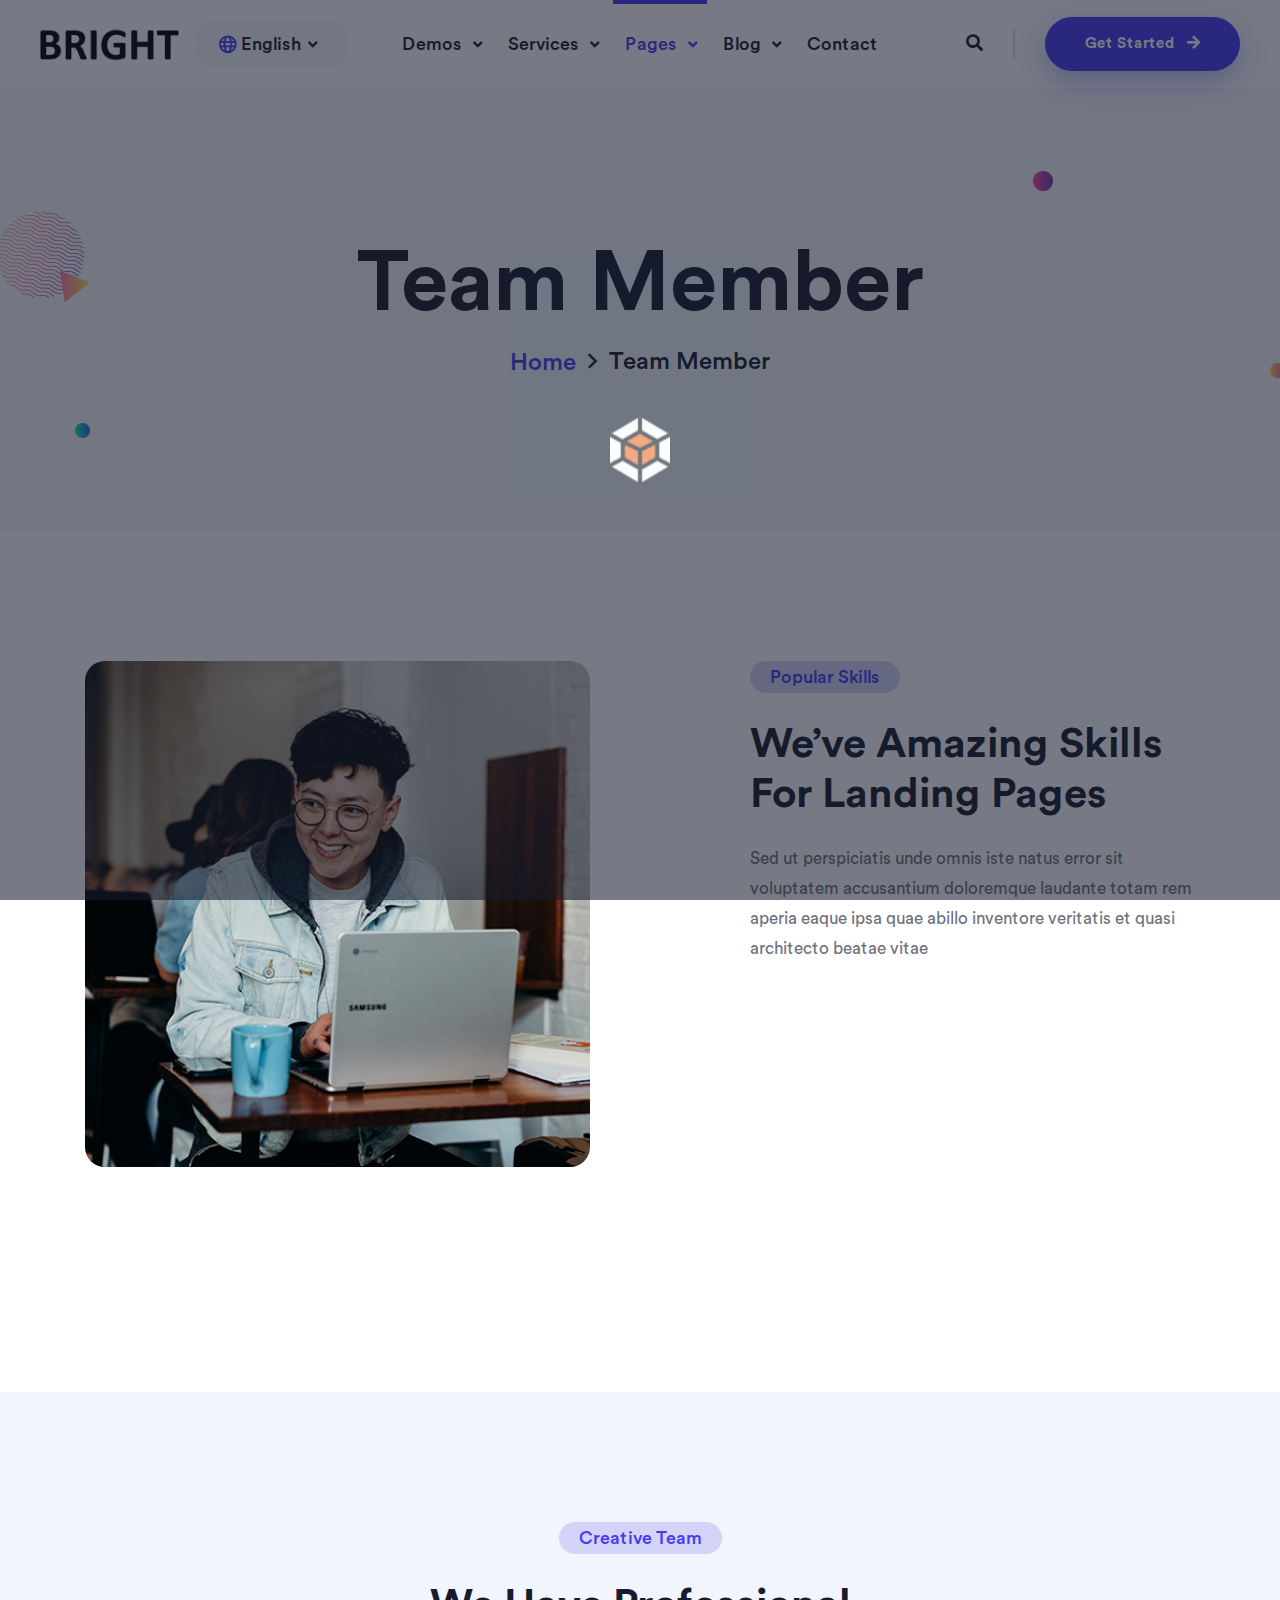
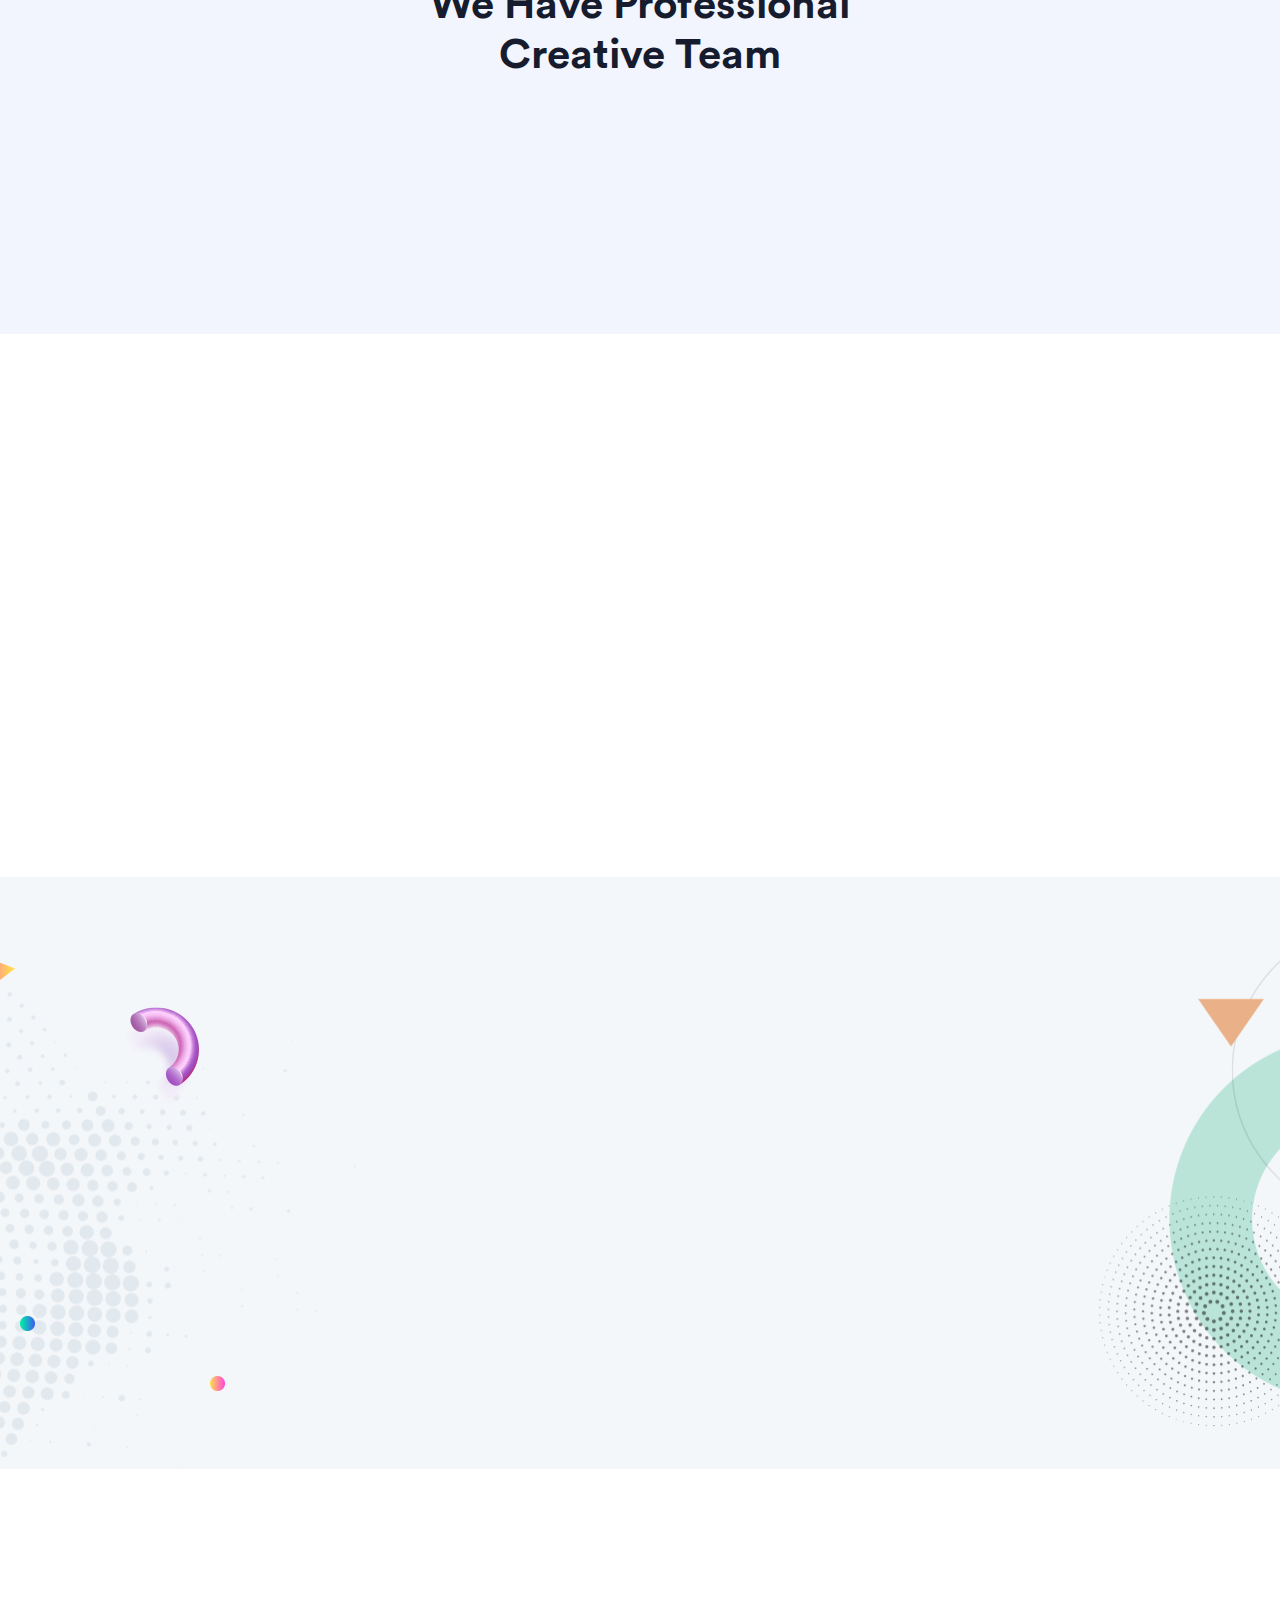
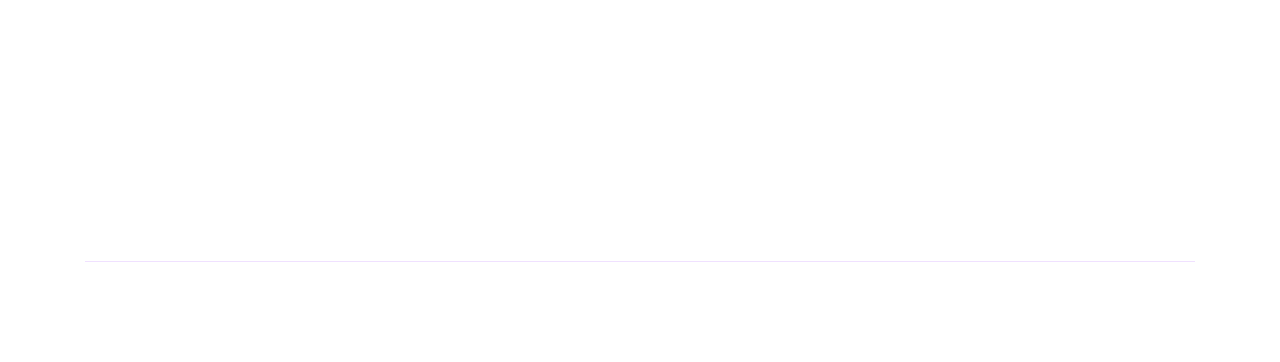
<file: team.html>
﻿<!DOCTYPE html>
    <html lang="en">
    <head>
        <meta charset="UTF-8">
        <meta http-equiv="X-UA-Compatible" content="IE=edge">
        <meta name="viewport" content="width=device-width, initial-scale=1.0">
        <title>Landio - Team Member </title>
        <!--====== Bootstrap ======-->
        <link rel="stylesheet" href="assets/css/bootstrap.min.css">
        <!--====== Font Awesome ======-->
        <link rel="stylesheet" href="assets/fonts/fontawesome/css/all.min.css">
        <!--====== Flaticon ======-->
        <link rel="stylesheet" href="assets/fonts/flaticon/flaticon.css">
        <!--====== Animate CSS ======-->
        <link rel="stylesheet" href="assets/css/animate.min.css">
        <!-- Magnific Popup CSS -->
        <link rel="stylesheet" href="assets/css/magnific-popup.min.css">
        <!--====== Slick Slider ======-->
        <link rel="stylesheet" href="assets/css/slick.css">
        <!--====== Nice Select  ======-->
        <link rel="stylesheet" href="assets/css/nice-select.css">
        <!--====== Default css ======-->
        <link rel="stylesheet" href="assets/css/default.css">
        <!--====== Main Stylesheet ======-->
        <link rel="stylesheet" href="assets/css/style.css">
        <!--====== Responsive Stylesheet ======-->
        <link rel="stylesheet" href="assets/css/responsive.css">
        <!-- Place favicon in the root directory -->
        <link rel="icon" type="image/png" href="assets/img/favicon.png">
    </head>
    <body>
        <!--======= Start Preloader =======-->
        <div class="preloader">
            <img class="preloader-image" width="60" src="assets/img/preloader-logo.png" alt="preloader"/>
        </div> <!-- /.preloader -->
        <!--====== End Preloader ======-->
        <!--====== Start Search From ======-->
        <div class="modal fade" id="search-modal" tabindex="-1" role="dialog">
            <div class="modal-dialog" role="document">
                <div class="modal-content">
                    <form>
                        <div class="form_group">
                            <input type="text" class="form_control" placeholder="Search here...">
                            <button class="search_btn"><i class="fa fa-search"></i></button>
                        </div>
                    </form>
                </div> <!-- /.modal-content -->
            </div> <!-- /.modal-dialog -->
        </div><!-- /#search-modal -->
        <!--====== End Search From ======-->
        <!--====== Start Header Area ======-->
        <header class="header-area header-v1">
            <div class="header-navigation">
                <div class="container-fluid">
                    <div class="row align-items-center">
                        <!-- Brand Logo and Language Selection Dropdown -->
                        <div class="col-xl-3 col-lg-4 col-md-5 col-8">
                            <div class="site-branding-and-language-selection">
                                <div class="brand-logo">
                                    <a href="index.html">
                                        <img src="assets/img/logo-royal-blue.png" alt="logo">
                                    </a>
                                </div>
                                <div class="language-selection">
                                    <select class="nice-select" name="language">
                                        <option value="en">English</option>
                                        <option value="bn">Bangla</option>
                                    </select>
                                </div>
                            </div>
                        </div>
                        <!-- Desktop and Mobile Menu -->
                        <div class="col-xl-6 col-lg-3 col-md-1 col-2 text-center">
                            <div class="primary-menu">
                                <div class="nav-menu">
                                    <!-- Navbar Close Icon -->
                                    <div class="navbar-close">
                                        <div class="cross-wrap"><span class="top"></span><span class="bottom"></span></div>
                                    </div>
                                    <nav class="main-menu">
                                        <ul>
                                            <li class="menu-item menu-item-has-children">
                                                <a href="index.html" class="nav-link">Demos</a>
                                                <ul class="sub-menu">
                                                    <li><a href="index.html">Homepage Sass</a></li>
                                                    <li><a href="index-2.html">Homepage SEO</a></li>
                                                    <li><a href="index-3.html">Homepage App</a></li>
                                                    <li><a href="index-4.html">Homepage Chatbot</a></li>
                                                    <li><a href="index-5.html">Homepage Consultant</a></li>
                                                    <li><a href="index-6.html">Homepage Fintech</a></li>
                                                </ul>
                                            </li>
                                            <li class="menu-item menu-item-has-children">
                                                <a href="services.html" class="nav-link">Services</a>
                                                <ul class="sub-menu">
                                                    <li><a href="services.html">Our Services</a></li>
                                                    <li><a href="service-details.html">Service Details</a></li>
                                                </ul>
                                            </li>
                                            <li class="menu-item menu-item-has-children">
                                                <a href="#" class="nav-link active">Pages</a>
                                                <ul class="sub-menu">
                                                    <li><a href="about.html">About Us</a></li>
                                                    <li><a href="team.html" class="nav-link active">Our Team</a></li>
                                                    <li><a href="pricing.html">Pricing</a></li>
                                                    <li><a href="coming-soon.html">Coming Soon</a></li>
                                                    <li><a href="404.html">404</a></li>
                                                </ul>
                                            </li>
                                            <li class="menu-item menu-item-has-children">
                                                <a href="blog-standard.html" class="nav-link">Blog</a>
                                                <ul class="sub-menu">
                                                    <li><a href="blog-standard.html">Blog Standard</a></li>
                                                    <li><a href="blog-details.html">Blog Details</a></li>
                                                </ul>
                                            </li>
                                            <li class="menu-item">
                                                <a href="contact.html" class="nav-link">Contact</a>
                                            </li>
                                        </ul>
                                    </nav>
                                </div>
                            </div>
                        </div>
                        <!-- Menu Right -->
                        <div class="col-xl-3 col-lg-5 col-md-6 col-2">
                            <div class="header-right">
                                <ul>
                                    <li><a href="#" data-toggle="modal" data-target="#search-modal" class="search-btn"><i class="fas fa-search"></i></a></li>
                                    <li class="get-started-wrapper">
                                        <a href="services.html" class="filled-btn">
                                            Get Started <i class="fas fa-arrow-right"></i>
                                        </a>
                                    </li>
                                    <li>
                                        <div class="menu-toggle">
                                            <div class="menu-overlay"></div>
                                            <!-- Navbar Toggler -->
                                            <div class="nav-toggle">
                                                <div class="navbar-toggler float-end">
                                                    <span></span>
                                                    <span></span>
                                                    <span></span>
                                                </div>
                                            </div>
                                        </div>
                                    </li>
                                </ul>
                            </div>
                        </div>
                    </div> <!-- /.row -->
                </div> <!-- /.container-fluid -->
            </div> <!-- /.header-navigation -->
        </header> <!-- /.header-area -->
        <!--====== End Header Area ======-->
        <!--====== Start Breadcrumb Area ======-->
        <section class="breadcrumb-area">
            <div class="container">
                <div class="section-internal">
                    <div class="section-particle-effect d-none d-md-block section-particle-effect-v3">
                        <img class="particle-1 animate-zoom-fade" src="assets/img/particle/particle-1.png" alt="particle One">
                        <img class="particle-2 animate-rotate-me" src="assets/img/particle/particle-2.png" alt="particle Two">
                        <img class="particle-3 animate-float-bob-x" src="assets/img/particle/particle-3.png" alt="particle Three">
                        <img class="particle-4 animate-float-bob-y" src="assets/img/particle/particle-4.png" alt="particle Four">
                        <img class="particle-5 animate-float-bob-y" src="assets/img/particle/particle-5.png" alt="particle Five">
                    </div>
                    <div class="row align-items-center">
                        <div class="col-12">
                            <div class="breadcrumb-content text-center">
                                <div class="page-title wow fadeInDown" data-wow-delay="0.1s" data-wow-duration="1500ms">
                                    <h1>Team Member</h1>
                                </div>
                                <div class="page-breadcrumb wow fadeInUp" data-wow-delay="0.2s" data-wow-duration="1500ms">
                                    <ul class="breadcrumb">
                                        <li><a href="index.html">Home</a></li>
                                        <li class="active">Team Member</li>
                                    </ul>
                                </div>
                            </div>
                        </div>
                    </div> <!-- /.row -->
                </div> <!-- /.section-internal -->
            </div> <!-- /.container -->
        </section> <!-- /.breadcrumb-area -->
        <!--====== End Breadcrumb Area ======-->
        <!--====== Start Team Skills Area ======-->
        <section class="team-skills-area pt-130 pb-130">
            <div class="container">
                <div class="row">
                    <div class="col-xl-7 col-lg-6">
                        <div class="team-details-images content-right-spacer">
                            <div class="team-details-thumbnail team-details-thumbnail-main animate-float-bob-y wow fadeInDown" data-wow-delay="100ms" data-wow-duration="2000ms">
                                <img src="assets/img/team/team-skills-thumbnail-1.jpg" alt="team skills thumbnail one">
                            </div>
                            <div class="team-details-thumbnail team-details-thumbnail-secondary animate-float-bob-x wow fadeInUp" data-wow-delay="300ms" data-wow-duration="2000ms">
                                <img src="assets/img/team/team-skills-thumbnail-2.jpg" alt="team skills thumbnail two">
                            </div>
                        </div> 
                    </div> 
                    <div class="col-xl-5 col-lg-6">
                        <div class="team-details-content">
                            <div class="section-title">
                                <div class="section-heading-tag">
                                    <span class="single-heading-tag">Popular Skills</span>
                                </div>
                                <h2>We’ve Amazing Skills For Landing Pages</h2>
                                <div class="section-title-description">
                                    <p>Sed ut perspiciatis unde omnis iste natus error sit voluptatem accusantium doloremque laudante totam rem aperia eaque ipsa quae abillo inventore veritatis et quasi architecto beatae vitae</p>
                                </div>
                            </div>
                            <div class="skill-list">
                                <div class="single-bar wow fadeInUp" data-wow-delay="0.1s" data-wow-duration="2000ms">
                                    <div class="progress-title" style="width: 87%;">
                                        <h5>Saas Landing<span>87%</span></h5>
                                    </div>
                                    <div class="progress">
                                        <div class="progress-bar progress-bar-striped progress-bar-animated bg-royal-blue" style="width: 87%;"></div>
                                    </div>
                                </div>
                                <div class="single-bar wow fadeInUp" data-wow-delay="0.3s" data-wow-duration="2000ms">
                                    <div class="progress-title" style="width: 93%;">
                                        <h5>Product Design<span>93%</span></h5>
                                    </div>
                                    <div class="progress">
                                        <div class="progress-bar progress-bar-striped progress-bar-animated bg-burning-orange" style="width: 93%;"></div>
                                    </div>
                                </div>
                                <div class="single-bar wow fadeInUp" data-wow-delay="0.5s" data-wow-duration="2000ms">
                                    <div class="progress-title" style="width: 68%;">
                                        <h5>UI/UX Strategy<span>68%</span></h5>
                                    </div>
                                    <div class="progress">
                                        <div class="progress-bar progress-bar-striped progress-bar-animated bg-magenta" style="width: 68%;"></div>
                                    </div>
                                </div>
                                <div class="single-bar wow fadeInUp" data-wow-delay="0.7s" data-wow-duration="2000ms">
                                    <div class="progress-title" style="width: 75%;">
                                        <h5>Web Design<span>75%</span></h5>
                                    </div>
                                    <div class="progress">
                                        <div class="progress-bar progress-bar-striped progress-bar-animated bg-blue" style="width: 75%;"></div>
                                    </div>
                                </div>
                            </div>
                        </div>
                    </div>
                </div> <!-- /.row -->
            </div> <!-- /.container -->
        </section> <!-- /.team-skills-area -->
        <!--====== End Team Skills Area ======-->
        <!--====== Start Our Team Area ======-->
        <section class="our-team-area our-team-area-v2 pt-130 pb-100" style="background-image: url(assets/img/services/dots-pattern-bg.png);">
            <div class="container">
                <div class="row justify-content-center">
                    <div class="col">
                        <div class="section-title text-center mb-70">
                            <div class="section-heading-tag">
                                <span class="single-heading-tag">Creative Team</span>
                            </div>
                            <h2>We Have Professional <br class="d-none d-md-block"> Creative Team</h2>
                        </div>
                    </div> <!-- /.col-lg-8 -->
                </div> <!-- /.row -->
                <div class="team-member-content">
                    <div class="row">
                        <div class="col-lg-3 col-md-6">
                            <div class="single-team-member single-team-member-v2 wow fadeInUp" data-wow-delay="00ms" data-wow-duration="1500ms">
                                <div class="team-member-thumb">
                                    <img src="assets/img/team/member-1.jpg" alt="team member one">
                                </div>
                                <div class="team-member-bio">
                                    <h5 class="team-member-name">
                                        Donald L. Juarez
                                    </h5>
                                    <p class="team-member-role">
                                        CEO &amp; Founder
                                    </p>
                                    <div class="social-links">
                                        <ul>
                                            <li><a href="#"><i class="fab fa-facebook-f"></i></a></li>
                                            <li><a href="#"><i class="fab fa-twitter"></i></a></li>
                                            <li><a href="#"><i class="fab fa-youtube"></i></a></li>
                                            <li><a href="#"><i class="fab fa-behance"></i></a></li>
                                        </ul>
                                    </div>
                                </div>
                            </div>
                        </div>
                        <div class="col-lg-3 col-md-6">
                            <div class="single-team-member single-team-member-v2 wow fadeInUp" data-wow-delay="100ms" data-wow-duration="1500ms">
                                <div class="team-member-thumb">
                                    <img src="assets/img/team/member-3.jpg" alt="team member three">
                                </div>
                                <div class="team-member-bio">
                                    <h5 class="team-member-name">
                                        Marcus L. Duncan
                                    </h5>
                                    <p class="team-member-role">
                                        Head of Ideas
                                    </p>
                                    <div class="social-links">
                                        <ul>
                                            <li><a href="#"><i class="fab fa-facebook-f"></i></a></li>
                                            <li><a href="#"><i class="fab fa-twitter"></i></a></li>
                                            <li><a href="#"><i class="fab fa-youtube"></i></a></li>
                                            <li><a href="#"><i class="fab fa-behance"></i></a></li>
                                        </ul>
                                    </div>
                                </div>
                            </div>
                        </div>
                        <div class="col-lg-3 col-md-6">
                            <div class="single-team-member single-team-member-v2 wow fadeInUp" data-wow-delay="200ms" data-wow-duration="1500ms">
                                <div class="team-member-thumb">
                                    <img src="assets/img/team/member-2.jpg" alt="team member two">
                                </div>
                                <div class="team-member-bio">
                                    <h5 class="team-member-name">
                                        Evan A. Ethridge
                                    </h5>
                                    <p class="team-member-role">
                                        Creative Head
                                    </p>
                                    <div class="social-links">
                                        <ul>
                                            <li><a href="#"><i class="fab fa-facebook-f"></i></a></li>
                                            <li><a href="#"><i class="fab fa-twitter"></i></a></li>
                                            <li><a href="#"><i class="fab fa-youtube"></i></a></li>
                                            <li><a href="#"><i class="fab fa-behance"></i></a></li>
                                        </ul>
                                    </div>
                                </div>
                            </div>
                        </div>
                        <div class="col-lg-3 col-md-6">
                            <div class="single-team-member single-team-member-v2 wow fadeInUp" data-wow-delay="300ms" data-wow-duration="1500ms">
                                <div class="team-member-thumb">
                                    <img src="assets/img/team/member-4.jpg" alt="team member four">
                                </div>
                                <div class="team-member-bio">
                                    <h5 class="team-member-name">
                                        Donald T. Lewis
                                    </h5>
                                    <p class="team-member-role">
                                        JS Developer
                                    </p>
                                    <div class="social-links">
                                        <ul>
                                            <li><a href="#"><i class="fab fa-facebook-f"></i></a></li>
                                            <li><a href="#"><i class="fab fa-twitter"></i></a></li>
                                            <li><a href="#"><i class="fab fa-youtube"></i></a></li>
                                            <li><a href="#"><i class="fab fa-behance"></i></a></li>
                                        </ul>
                                    </div>
                                </div>
                            </div>
                        </div>
                        <div class="col-lg-3 col-md-6">
                            <div class="single-team-member single-team-member-v2 wow fadeInUp" data-wow-delay="400ms" data-wow-duration="1500ms">
                                <div class="team-member-thumb">
                                    <img src="assets/img/team/member-5.jpg" alt="team member five">
                                </div>
                                <div class="team-member-bio">
                                    <h5 class="team-member-name">
                                        Gracie T. Evans
                                    </h5>
                                    <p class="team-member-role">
                                        Marketer
                                    </p>
                                    <div class="social-links">
                                        <ul>
                                            <li><a href="#"><i class="fab fa-facebook-f"></i></a></li>
                                            <li><a href="#"><i class="fab fa-twitter"></i></a></li>
                                            <li><a href="#"><i class="fab fa-youtube"></i></a></li>
                                            <li><a href="#"><i class="fab fa-behance"></i></a></li>
                                        </ul>
                                    </div>
                                </div>
                            </div>
                        </div>
                        <div class="col-lg-3 col-md-6">
                            <div class="single-team-member single-team-member-v2 wow fadeInUp" data-wow-delay="500ms" data-wow-duration="1500ms">
                                <div class="team-member-thumb">
                                    <img src="assets/img/team/member-6.jpg" alt="team member six">
                                </div>
                                <div class="team-member-bio">
                                    <h5 class="team-member-name">
                                        Joseph Anderson
                                    </h5>
                                    <p class="team-member-role">
                                        UI Designer
                                    </p>
                                    <div class="social-links">
                                        <ul>
                                            <li><a href="#"><i class="fab fa-facebook-f"></i></a></li>
                                            <li><a href="#"><i class="fab fa-twitter"></i></a></li>
                                            <li><a href="#"><i class="fab fa-youtube"></i></a></li>
                                            <li><a href="#"><i class="fab fa-behance"></i></a></li>
                                        </ul>
                                    </div>
                                </div>
                            </div>
                        </div>
                        <div class="col-lg-3 col-md-6">
                            <div class="single-team-member single-team-member-v2 wow fadeInUp" data-wow-delay="600ms" data-wow-duration="1500ms">
                                <div class="team-member-thumb">
                                    <img src="assets/img/team/member-7.jpg" alt="team member seven">
                                </div>
                                <div class="team-member-bio">
                                    <h5 class="team-member-name">
                                        Allan J. Sumlin
                                    </h5>
                                    <p class="team-member-role">
                                        Shopify Expert
                                    </p>
                                    <div class="social-links">
                                        <ul>
                                            <li><a href="#"><i class="fab fa-facebook-f"></i></a></li>
                                            <li><a href="#"><i class="fab fa-twitter"></i></a></li>
                                            <li><a href="#"><i class="fab fa-youtube"></i></a></li>
                                            <li><a href="#"><i class="fab fa-behance"></i></a></li>
                                        </ul>
                                    </div>
                                </div>
                            </div>
                        </div>
                        <div class="col-lg-3 col-md-6">
                            <div class="single-team-member single-team-member-v2 wow fadeInUp" data-wow-delay="700ms" data-wow-duration="1500ms">
                                <div class="team-member-thumb">
                                    <img src="assets/img/team/member-8.jpg" alt="team member eight">
                                </div>
                                <div class="team-member-bio">
                                    <h5 class="team-member-name">
                                        Brian D. Rogers
                                    </h5>
                                    <p class="team-member-role">
                                        Head of Ideas
                                    </p>
                                    <div class="social-links">
                                        <ul>
                                            <li><a href="#"><i class="fab fa-facebook-f"></i></a></li>
                                            <li><a href="#"><i class="fab fa-twitter"></i></a></li>
                                            <li><a href="#"><i class="fab fa-youtube"></i></a></li>
                                            <li><a href="#"><i class="fab fa-behance"></i></a></li>
                                        </ul>
                                    </div>
                                </div>
                            </div>
                        </div>
                    </div> <!-- /.row -->
                </div> <!-- /.team-member-content -->
            </div> <!-- /.container -->
        </section> <!-- /.our-team-area -->
        <!--====== End Our Team Area ======-->
        <!--====== Start Subscribe Newsletter Area ======-->
        <section class="subscribe-newsletter-area bg-white-lilac pt-130 pb-123" style="background-image: url(assets/img/particle/newsletter-bg.png);">
            <div class="container">
                <div class="section-internal">
                    <div class="section-particle-effect d-none d-md-block section-particle-effect-v4">
                        <img class="particle-1 animate-rotate-me" src="assets/img/particle/particle-2.png" alt="particle One">
                        <img class="particle-2 animate-rotate-me" src="assets/img/particle/gradient-curve-shape-2.png" alt="particle Two">
                        <img class="particle-3 animate-zoominout" src="assets/img/particle/particle-4.png" alt="particle Three">
                        <img class="particle-4 animate-float-bob-y" src="assets/img/particle/particle-5.png" alt="particle Five">
                    </div>
                    <div class="row text-center justify-content-center">
                        <div class="col-xl-7 col-lg-10">
                            <div class="subscribe-newsletter-content">
                                <div class="section-title mb-35">
                                    <div class="section-heading-tag wow fadeInUp" data-wow-delay="0.1s" data-wow-duration="1500ms">
                                        <span class="single-heading-tag">Our Newsletter</span>
                                    </div>
                                    <h2 class="wow fadeInUp" data-wow-delay="0.3s" data-wow-duration="1500ms">Subscribe Our Newsletter <br class="d-none d-md-block">To Get More Update</h2>
                                </div>
                                <div class="newsletter-form newsletter-form-v2 wow fadeInUp" data-wow-delay="0.5s" data-wow-duration="1500ms">
                                    <form>
                                        <div class="form-group">
                                            <input type="email" name="email" id="emailAddress" class="form-control" placeholder="Enter Your Email Address">
                                            <button type="submit" name="submit" value="Go" class="filled-btn">Subscribe Now <i class="fas fa-arrow-right"></i></button>
                                        </div>
                                    </form>
                                    <div class="newsletter-notice">
                                        <p>On the other hand, we denounce with righteous</p>
                                    </div>
                                </div>
                            </div>
                        </div>
                    </div> <!-- /.row -->
                </div> <!-- /.section-internal -->
            </div> <!-- /.container -->
        </section> <!-- /.subscribe-newsletter-area -->
        <!--====== End Subscribe Newsletter Area ======-->
        <!--====== Start Footer Area ======-->
        <footer class="footer-area border-0">
            <div class="container">
                <div class="footer-area-internal border-bottom-purple">
                    <div class="row">
                        <!-- Single Footer Widget -->
                        <div class="col-lg-3 col-md-6 wow fadeInUp" data-wow-delay="0.1s">
                            <div class="single-footer-widget footer-text-widget">
                                <h5 class="widget-title">About Landio</h5>
                                <p>Sed ut perspiciatis undmnis iste natus error sit voluptatem accusantium dolore udantiuy totam rem aperiam.</p>
                                <div class="footer-social-links">
                                    <ul>
                                        <li><a href="#"><i class="fab fa-facebook-f"></i></a></li>
                                        <li><a href="#"><i class="fab fa-twitter"></i></a></li>
                                        <li><a href="#"><i class="fab fa-youtube"></i></a></li>
                                        <li><a href="#"><i class="fab fa-behance"></i></a></li>
                                        <li><a href="#"><i class="fab fa-linkedin"></i></a></li>
                                    </ul>
                                </div>
                            </div>
                        </div>
                        <!-- Single Footer Widget -->
                        <div class="col-lg-3 col-md-6 wow fadeInUp" data-wow-delay="0.3s">
                            <div class="single-footer-widget">
                                <h5 class="widget-title">Resources</h5>
                                <div class="footer-widget-menu">
                                    <ul>
                                        <li><a href="service.html">Saas Development</a></li>
                                        <li><a href="about.html">Our Products</a></li>
                                        <li><a href="about.html">User Strategy</a></li>
                                        <li><a href="blog-standard.html">Blogs & Guides</a></li>
                                        <li><a href="about.html">Premium Support</a></li>
                                    </ul>
                                </div>
                            </div>
                        </div>
                        <!-- Single Footer Widget -->
                        <div class="col-lg-3 col-md-6 wow fadeInUp" data-wow-delay="0.5s">
                            <div class="single-footer-widget">
                                <h5 class="widget-title">Company</h5>
                                <div class="footer-widget-menu">
                                    <ul>
                                        <li><a href="about.html">About Landio</a></li>
                                        <li><a href="contact.html">Contact & Support</a></li>
                                        <li><a href="about.html">Success History</a></li>
                                        <li><a href="about.html">Setting & Privacy</a></li>
                                        <li><a href="about.html">Company History</a></li>
                                    </ul>
                                </div>
                            </div>
                        </div>
                        <div class="col-lg-3 col-md-6 wow fadeInUp" data-wow-delay="0.7s">
                            <div class="single-footer-widget follow-on-widget">
                                <h5 class="widget-title">Download</h5>
                                <div class="footer-app-download">
                                    <a href="service-details.html" class="filled-btn">
                                        Apple More <i class="fab fa-apple"></i>
                                    </a>
                                    <a href="service-details.html" class="filled-btn bg-blue-chalk">
                                        Google Play <i class="fab fa-google-play"></i>
                                    </a>
                                </div>
                            </div> 
                        </div>
                    </div> <!-- /.row -->
                </div><!-- /.footer-area-internal -->
            </div> <!-- /.container -->
            <div class="footer-copyright-area border-0 wow fadeInDown" data-wow-delay="0.8s">
                <div class="container">
                    <div class="row align-items-center">
                        <div class="col-md-6 col-sm-4">
                            <div class="footer-logo">
                                <img src="assets/img/logo-royal-blue.png" alt="footer logo">
                            </div>
                        </div>
                        <div class="col-md-6 col-sm-8">
                            <div class="footer-copyright">
                                <p>© 2021 By <a href="http://www.bootstrapmb.com/">bootstrapmb</a> All Rights Reserved</p>
                            </div>
                        </div>
                    </div> <!-- /.row -->
                </div> <!-- /.container -->
            </div> <!-- /.footer-copyright-area -->
        </footer> <!-- /.footer-area -->
        <!--====== End Footer Area ======-->
        <!--======= Scroll To Top =======-->
        <a href="#" data-target="html" class="scroll-to-target scroll-to-top"><i class="fa fa-angle-up"></i></a>
        <!--====== Optional Javascript ======-->
        <script src="assets/js/jquery-3.6.0.min.js"></script>
        <!--====== Popper JS ======-->
        <script src="assets/js/popper.min.js"></script>
        <!--====== Bootstrap JS ======-->
        <script src="assets/js/bootstrap.min.js"></script>
        <!--====== Slick Slider JS ======-->
        <script src="assets/js/slick.min.js"></script>
        <!--====== Wow JS ======-->
        <script src="assets/js/wow.js"></script>
        <!--====== Nice Select ======-->
        <script src="assets/js/jquery.nice-select.min.js"></script>
        <!--====== Counter Up JS ======-->
        <script src="assets/js/jquery.counterup.min.js"></script>
        <!--====== Magnific Popup JS ======-->
        <script src="assets/js/jquery.magnific-popup.min.js"></script>
        <!--====== Waypoint JS ======-->
        <script src="assets/js/jquery.waypoints.js"></script>
        <!--====== Main Script ======-->
        <script src="assets/js/main.js"></script>
    </body>
</html>
</file>
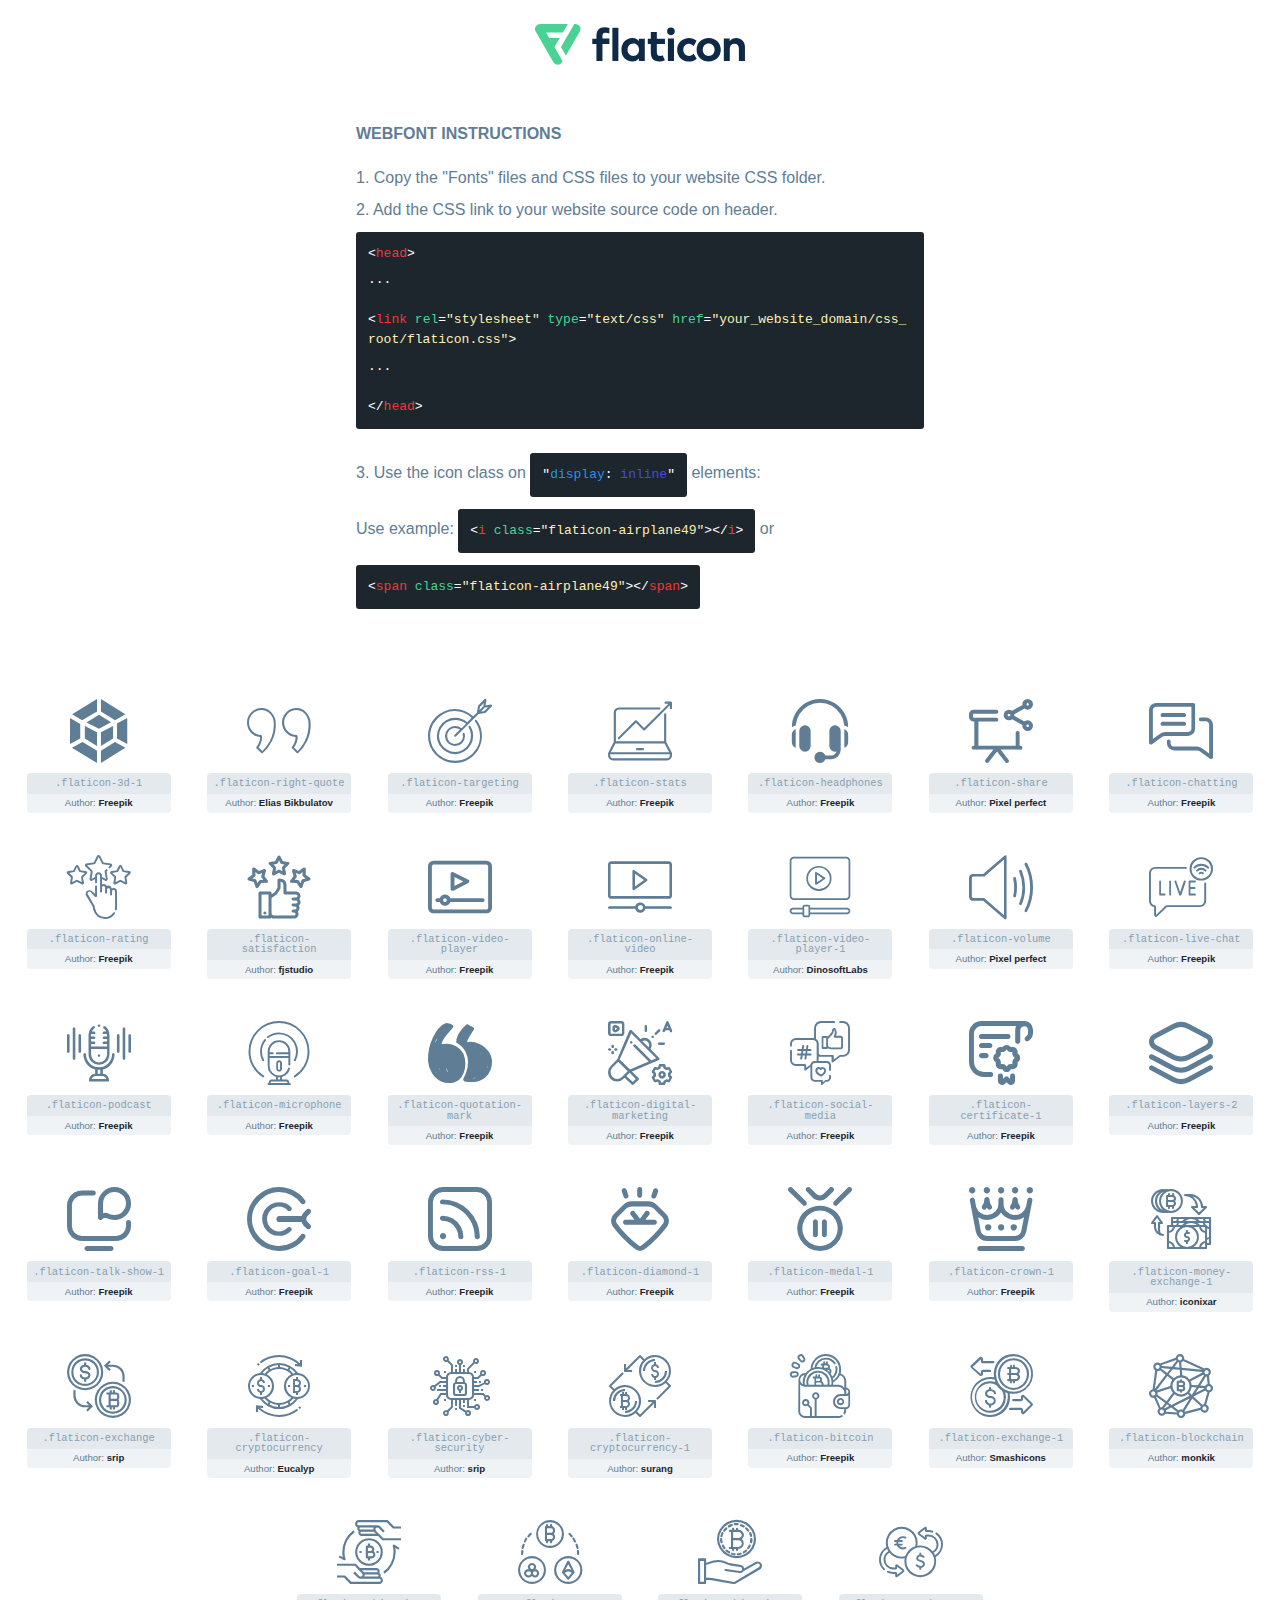
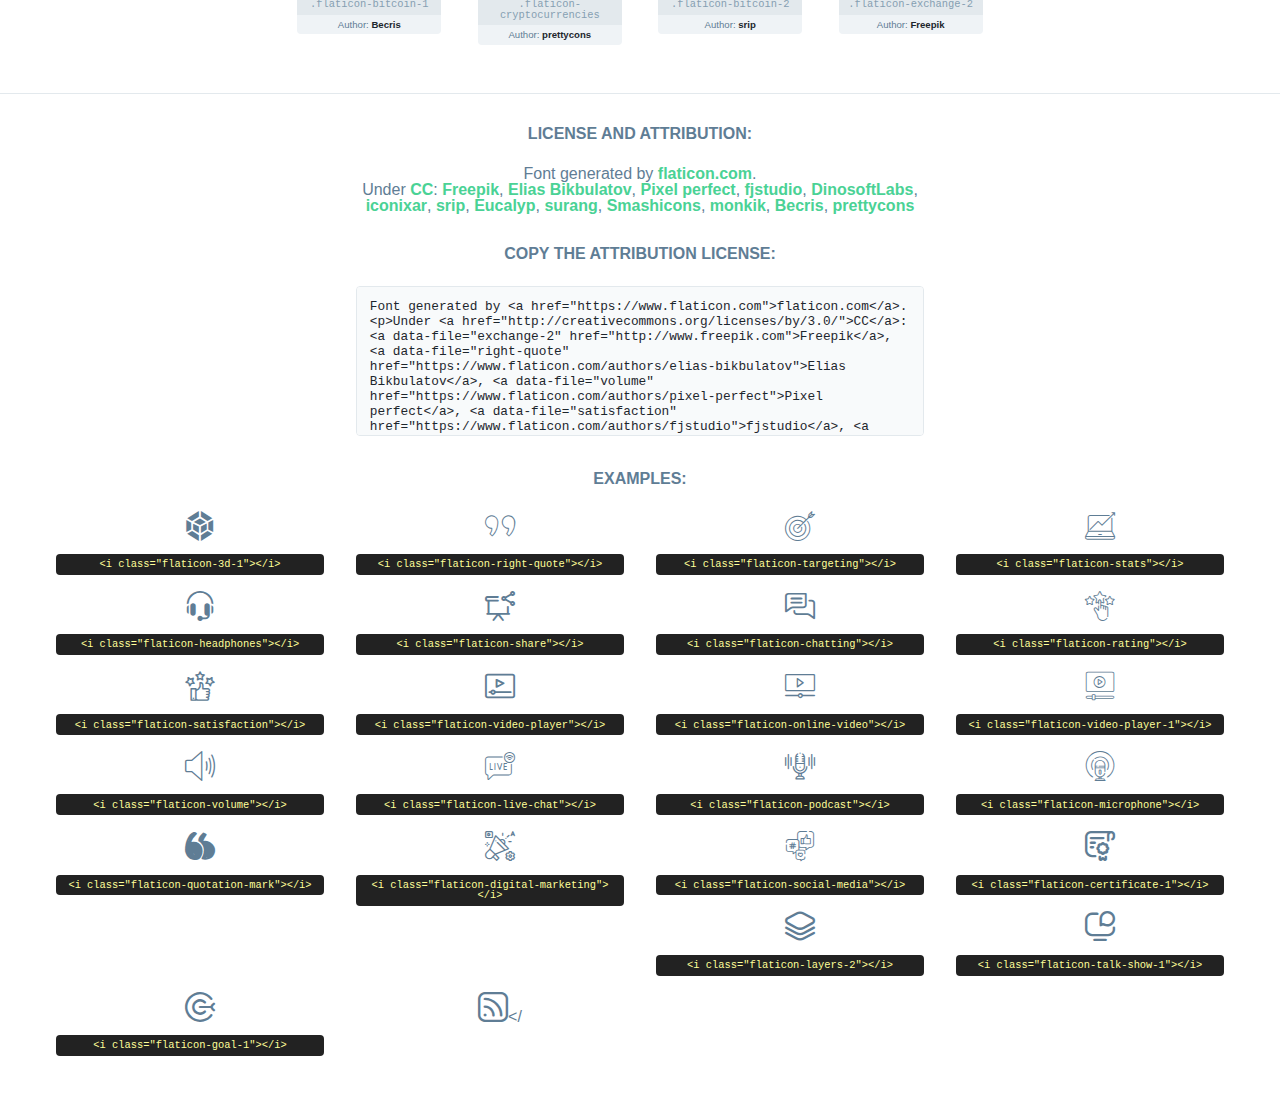
<file: assets/fonts/flaticon/font/flaticon.html>
<!DOCTYPE html>
<html lang="en">
<head>
    <title>Flaticon Webfont</title>
    <link rel="stylesheet" type="text/css" href="./flaticon.css"/>
    <meta charset="UTF-8">
    <style>
        html, body, div, span, applet, object, iframe,
        h1, h2, h3, h4, h5, h6, p, blockquote, pre,
        a, abbr, acronym, address, big, cite, code,
        del, dfn, em, img, ins, kbd, q, s, samp,
        small, strike, strong, sub, sup, tt, var,
        b, u, i, center,
        dl, dt, dd, ol, ul, li,
        fieldset, form, label, legend,
        table, caption, tbody, tfoot, thead, tr, th, td,
        article, aside, canvas, details, embed,
        figure, figcaption, footer, header, hgroup,
        menu, nav, output, ruby, section, summary,
        time, mark, audio, video {
            margin: 0;
            padding: 0;
            border: 0;
            font-size: 100%;
            font: inherit;
            vertical-align: baseline;
        }

        /* HTML5 display-role reset for older browsers */
        article, aside, details, figcaption, figure,
        footer, header, hgroup, menu, nav, section {
            display: block;
        }

        body {
            line-height: 1;
        }

        ol, ul {
            list-style: none;
        }

        blockquote, q {
            quotes: none;
        }

        blockquote:before, blockquote:after,
        q:before, q:after {
            content: '';
            content: none;
        }

        table {
            border-collapse: collapse;
            border-spacing: 0;
        }

        body {
            font-family: Helvetica, Arial, sans-serif;
            font-size: 16px;
            color: #5f7d95;
        }

        a {
            color: #4AD295;
            font-weight: bold;
            text-decoration: none;
        }

        * {
            -moz-box-sizing: border-box;
            -webkit-box-sizing: border-box;
            box-sizing: border-box;
            margin: 0;
            padding: 0;
        }

        [class^="flaticon-"]:before, [class*=" flaticon-"]:before, [class^="flaticon-"]:after, [class*=" flaticon-"]:after {
            font-family: Flaticon;
            font-size: 30px;
            font-style: normal;
            margin-left: 20px;
            color: #333;
        }

        .wrapper {
            max-width: 600px;
            margin: auto;
            padding: 0 1em;
        }

        .title {
            margin-bottom: 24px;
            text-transform: uppercase;
            font-weight: bold;
        }

        header {
            text-align: center;
            padding: 24px;
        }

        header .logo {
            width: 210px;
            height: auto;
            border: none;
            display: inline-block;
        }

        header strong {
            font-size: 28px;
            font-weight: 500;
            vertical-align: middle;
        }

        .demo {
            margin: 2em auto;
            line-height: 1.25em;
        }

        .demo ul li {
            margin-bottom: 12px;
        }

        .demo ul li code {
            background-color: #1D262D;
            border-radius: 3px;
            padding: 12px;
            display: inline-block;
            color: #fff;
            font-family: Consolas, Monaco, Lucida Console, Liberation Mono, DejaVu Sans Mono, Bitstream Vera Sans Mono, Courier New, monospace;
            font-weight: lighter;
            margin-top: 12px;
            font-size: 13px;
            word-break: break-all;
        }

        .demo ul li code .red {
            color: #EC3A3B;
        }

        .demo ul li code .green {
            color: #4AD295;
        }

        .demo ul li code .yellow {
            color: #FFEEB6;
        }

        .demo ul li code .blue {
            color: #2C8CF4;
        }

        .demo ul li code .purple {
            color: #4949E7;
        }

        .demo ul li code .dots {
            margin-top: 0.5em;
            display: block;
        }

        #glyphs {
            border-bottom: 1px solid #E3E9ED;
            padding: 2em 0;
            text-align: center;
        }

        .glyph {
            display: inline-block;
            width: 9em;
            margin: 1em;
            text-align: center;
            vertical-align: top;
            background: #FFF;
        }

        .glyph .flaticon {
            padding: 10px;
            display: block;
            font-family: "Flaticon";
            font-size: 64px;
            line-height: 1;
        }

        .glyph .flaticon:before {
            font-size: 64px;
            color: #5f7d95;
            margin-left: 0;
        }

        .class-name {
            font-size: 0.65em;
            background-color: #E3E9ED;
            color: #869FB2;
            border-radius: 4px 4px 0 0;
            padding: 0.5em;
            font-family: Consolas, Monaco, Lucida Console, Liberation Mono, DejaVu Sans Mono, Bitstream Vera Sans Mono, Courier New, monospace;
        }

        .author-name {
            font-size: 0.6em;
            background-color: #EFF3F6;
            border-top: 0;
            border-radius: 0 0 4px 4px;
            padding: 0.5em;
        }

        .author-name a {
            color: #1D262D;
        }

        .class-name:last-child {
            font-size: 10px;
            color: #888;
        }

        .class-name:last-child a {
            font-size: 10px;
            color: #555;
        }

        .glyph > input {
            display: block;
            width: 100px;
            margin: 5px auto;
            text-align: center;
            font-size: 12px;
            cursor: text;
        }

        .glyph > input.icon-input {
            font-family: "Flaticon";
            font-size: 16px;
            margin-bottom: 10px;
        }

        .attribution .title {
            margin-top: 2em;
        }

        .attribution textarea {
            background-color: #F8FAFB;
            color: #1D262D;
            padding: 1em;
            border: none;
            box-shadow: none;
            border: 1px solid #E3E9ED;
            border-radius: 4px;
            resize: none;
            width: 100%;
            height: 150px;
            font-size: 0.8em;
            font-family: Consolas, Monaco, Lucida Console, Liberation Mono, DejaVu Sans Mono, Bitstream Vera Sans Mono, Courier New, monospace;
            -webkit-appearance: none;
        }

        .attribution textarea:hover {
            border-color: #CFD9E0;
        }

        .attribution textarea:focus {
            border-color: #4AD295;
        }

        .iconsuse {
            margin: 2em auto;
            text-align: center;
            max-width: 1200px;
        }

        .iconsuse:after {
            content: '';
            display: table;
            clear: both;
        }

        .iconsuse .image {
            float: left;
            width: 25%;
            padding: 0 1em;
        }

        .iconsuse .image p {
            margin-bottom: 1em;
        }

        .iconsuse .image span {
            display: block;
            font-size: 0.65em;
            background-color: #222;
            color: #fff;
            border-radius: 4px;
            padding: 0.5em;
            color: #FFFF99;
            margin-top: 1em;
            font-family: Consolas, Monaco, Lucida Console, Liberation Mono, DejaVu Sans Mono, Bitstream Vera Sans Mono, Courier New, monospace;
        }

        .flaticon:before {
            color: #5f7d95;
        }

        #footer {
            text-align: center;
            background-color: #1D262D;
            color: #869FB2;
            padding: 12px;
            font-size: 14px;
        }

        #footer a {
            font-weight: normal;
        }

        @media (max-width: 960px) {
            .iconsuse .image {
                width: 50%;
            }
        }

        .preview {
            width: 100px;
            display: inline-block;
            margin: 10px;
        }

        .preview .inner {
            display: inline-block;
            width: 100%;
            text-align: center;
            background: #f5f5f5;
            -webkit-border-radius: 3px 3px 0 0;
            -moz-border-radius: 3px 3px 0 0;
            border-radius: 3px 3px 0 0;
        }

        .preview .inner  {
            line-height: 85px;
            font-size: 40px;
            color: #333;
        }

        .label {
            display: inline-block;
            width: 100%;
            box-sizing: border-box;
            padding: 5px;
            font-size: 10px;
            font-family: Monaco, monospace;
            color: #666;
            white-space: nowrap;
            overflow: hidden;
            text-overflow: ellipsis;
            background: #ddd;
            -webkit-border-radius: 0 0 3px 3px;
            -moz-border-radius: 0 0 3px 3px;
            border-radius: 0 0 3px 3px;
            color: #666;
        }
    </style>
</head>
<body>
    <header>
        <a href="https://www.flaticon.com/" target="_blank" class="logo">
            <svg xmlns="http://www.w3.org/2000/svg" viewBox="0 0 394.3 76.5">
                <path d="M156.6,69.4H145.3V7.1h11.3Z" style="fill:#0e2a47"/>
                <path d="M206.2,69.4h-11V64.8a15.4,15.4,0,0,1-12.6,5.7c-11.6,0-20.3-9.5-20.3-22.1s8.8-22.1,20.3-22.1a15.4,15.4,0,0,1,12.6,5.8V27.5h11Zm-32.4-21c0,6.4,4.2,11.6,10.8,11.6s10.8-4.9,10.8-11.6-4.4-11.6-10.8-11.6S173.9,42,173.9,48.4Z"
                      style="fill:#0e2a47"/>
                <path d="M262.5,13.7a7.2,7.2,0,0,1-14.4,0,7.2,7.2,0,1,1,14.4,0ZM261,69.4H249.6v-42H261Z"
                      style="fill:#0e2a47"/>
                <path id="_Trazado_" data-name="&lt;Trazado&gt;"
                      d="M139.6,17.8a16.6,16.6,0,0,0-8-1.4c-3.2.4-4.9,2-4.9,5.9v5.1h13V37.5h-13v32H115.4v-32h-7.8v-10h7.8V22.2c0-9.9,5.2-16.3,15-16.3a23.4,23.4,0,0,1,9.3,1.8Z"
                      style="fill:#0e2a47"/>
                <path d="M235.1,60c-3.5,0-6.3-1.9-6.3-7.1V37.5H244v-10H228.8V15H217.5V27.5h-5.7v10h5.7V53.7c0,10.9,5.3,16.8,15.7,16.8A22.9,22.9,0,0,0,244,68l-4.3-9.1A12.3,12.3,0,0,1,235.1,60Z"
                      style="fill:#0e2a47"/>
                <path d="M348.9,48.4c0,12.6-9.7,22.1-22.7,22.1s-22.7-9.4-22.7-22.1,9.6-22.1,22.7-22.1S348.9,35.8,348.9,48.4Zm-33.9,0c0,6.8,4.8,11.6,11.1,11.6s11.2-4.8,11.2-11.6-4.8-11.6-11.2-11.6S315.1,41.6,315.1,48.4Z"
                      style="fill:#0e2a47"/>
                <path d="M394.3,42.7V69.4H382.9V46.3c0-6.1-3-9.4-8.2-9.4s-8.9,3.2-8.9,9.5v23H354.6v-42h11v4.9c3-4.5,7.6-6.1,12.3-6.1C387.5,26.3,394.3,33,394.3,42.7Z"
                      style="fill:#0e2a47"/>
                <path d="M298,55.7h0a12.4,12.4,0,0,1-8.2,4.2h-.9l-1.8-.2a10,10,0,0,1-7.4-5.6,13.2,13.2,0,0,1-1.2-5.8,13,13,0,0,1,1.3-5.9,10.1,10.1,0,0,1,7.5-5.5h2.4a11.7,11.7,0,0,1,8.3,4.2l5.5-9.6a19.9,19.9,0,0,0-8.1-4.3,23.4,23.4,0,0,0-6.1-.8,25.2,25.2,0,0,0-7.5,1.1,20.9,20.9,0,0,0-8,4.6,21.9,21.9,0,0,0-6.8,16.4,21.9,21.9,0,0,0,6.7,16.3,20.9,20.9,0,0,0,8,4.6,25.2,25.2,0,0,0,7.7,1.2,23.6,23.6,0,0,0,6.2-.8,20,20,0,0,0,8.1-4.4Z"
                      style="fill:#0e2a47"/>
                <path d="M46.3,26.5H26.9L20.8,16H52.4L61.6,0H9.4A9.3,9.3,0,0,0,1.3,4.7a9.3,9.3,0,0,0,0,9.4L34.6,71.8a9.4,9.4,0,0,0,16.2,0l1.1-1.9L36.6,43.3Z"
                      style="fill:#4ad295"/>
                <path d="M84.2,4.7A9.3,9.3,0,0,0,76.1,0H73.8l-25,43.3,9.2,16L84.2,14A9.3,9.3,0,0,0,84.2,4.7Z"
                      style="fill:#4ad295"/>
            </svg>
        </a>
    </header>
    <section class="demo wrapper">

        <p class="title">Webfont Instructions</p>

        <ul>
            <li>
                <span class="num">1. </span>Copy the "Fonts" files and CSS files to your website CSS folder.
            </li>
            <li>
                <span class="num">2. </span>Add the CSS link to your website source code on header.
                <code class="big">
                    &lt;<span class="red">head</span>&gt;
                    <br/><span class="dots">...</span>
                    <br/>&lt;<span class="red">link</span> <span class="green">rel</span>=<span
                        class="yellow">"stylesheet"</span> <span class="green">type</span>=<span
                        class="yellow">"text/css"</span> <span class="green">href</span>=<span class="yellow">"your_website_domain/css_root/flaticon.css"</span>&gt;
                    <br/><span class="dots">...</span>
                    <br/>&lt;/<span class="red">head</span>&gt;
                </code>
            </li>

            <li>
                <p>
                    <span class="num">3. </span>Use the icon class on <code>"<span class="blue">display</span>:<span
                        class="purple"> inline</span>"</code> elements:
                    <br/>
                    Use example: <code>&lt;<span class="red">i</span> <span class="green">class</span>=<span class="yellow">&quot;flaticon-airplane49&quot;</span>&gt;&lt;/<span
                        class="red">i</span>&gt;</code> or <code>&lt;<span class="red">span</span> <span
                        class="green">class</span>=<span class="yellow">&quot;flaticon-airplane49&quot;</span>&gt;&lt;/<span
                        class="red">span</span>&gt;</code>
            </li>
        </ul>

    </section>
    <section id="glyphs">
            <div class="glyph">
                <i class="flaticon flaticon-3d-1"></i>
                <div class="class-name">.flaticon-3d-1</div>
                <div class="author-name">Author: <a data-file="3d-1" href="http://www.freepik.com">Freepik</a> </div>
            </div>

            <div class="glyph">
                <i class="flaticon flaticon-right-quote"></i>
                <div class="class-name">.flaticon-right-quote</div>
                <div class="author-name">Author: <a data-file="right-quote" href="https://www.flaticon.com/authors/elias-bikbulatov">Elias Bikbulatov</a> </div>
            </div>

            <div class="glyph">
                <i class="flaticon flaticon-targeting"></i>
                <div class="class-name">.flaticon-targeting</div>
                <div class="author-name">Author: <a data-file="targeting" href="http://www.freepik.com">Freepik</a> </div>
            </div>

            <div class="glyph">
                <i class="flaticon flaticon-stats"></i>
                <div class="class-name">.flaticon-stats</div>
                <div class="author-name">Author: <a data-file="stats" href="http://www.freepik.com">Freepik</a> </div>
            </div>

            <div class="glyph">
                <i class="flaticon flaticon-headphones"></i>
                <div class="class-name">.flaticon-headphones</div>
                <div class="author-name">Author: <a data-file="headphones" href="http://www.freepik.com">Freepik</a> </div>
            </div>

            <div class="glyph">
                <i class="flaticon flaticon-share"></i>
                <div class="class-name">.flaticon-share</div>
                <div class="author-name">Author: <a data-file="share" href="https://www.flaticon.com/authors/pixel-perfect">Pixel perfect</a> </div>
            </div>

            <div class="glyph">
                <i class="flaticon flaticon-chatting"></i>
                <div class="class-name">.flaticon-chatting</div>
                <div class="author-name">Author: <a data-file="chatting" href="http://www.freepik.com">Freepik</a> </div>
            </div>

            <div class="glyph">
                <i class="flaticon flaticon-rating"></i>
                <div class="class-name">.flaticon-rating</div>
                <div class="author-name">Author: <a data-file="rating" href="http://www.freepik.com">Freepik</a> </div>
            </div>

            <div class="glyph">
                <i class="flaticon flaticon-satisfaction"></i>
                <div class="class-name">.flaticon-satisfaction</div>
                <div class="author-name">Author: <a data-file="satisfaction" href="https://www.flaticon.com/authors/fjstudio">fjstudio</a> </div>
            </div>

            <div class="glyph">
                <i class="flaticon flaticon-video-player"></i>
                <div class="class-name">.flaticon-video-player</div>
                <div class="author-name">Author: <a data-file="video-player" href="http://www.freepik.com">Freepik</a> </div>
            </div>

            <div class="glyph">
                <i class="flaticon flaticon-online-video"></i>
                <div class="class-name">.flaticon-online-video</div>
                <div class="author-name">Author: <a data-file="online-video" href="http://www.freepik.com">Freepik</a> </div>
            </div>

            <div class="glyph">
                <i class="flaticon flaticon-video-player-1"></i>
                <div class="class-name">.flaticon-video-player-1</div>
                <div class="author-name">Author: <a data-file="video-player-1" href="https://www.flaticon.com/authors/dinosoftlabs">DinosoftLabs</a> </div>
            </div>

            <div class="glyph">
                <i class="flaticon flaticon-volume"></i>
                <div class="class-name">.flaticon-volume</div>
                <div class="author-name">Author: <a data-file="volume" href="https://www.flaticon.com/authors/pixel-perfect">Pixel perfect</a> </div>
            </div>

            <div class="glyph">
                <i class="flaticon flaticon-live-chat"></i>
                <div class="class-name">.flaticon-live-chat</div>
                <div class="author-name">Author: <a data-file="live-chat" href="http://www.freepik.com">Freepik</a> </div>
            </div>

            <div class="glyph">
                <i class="flaticon flaticon-podcast"></i>
                <div class="class-name">.flaticon-podcast</div>
                <div class="author-name">Author: <a data-file="podcast" href="http://www.freepik.com">Freepik</a> </div>
            </div>

            <div class="glyph">
                <i class="flaticon flaticon-microphone"></i>
                <div class="class-name">.flaticon-microphone</div>
                <div class="author-name">Author: <a data-file="microphone" href="http://www.freepik.com">Freepik</a> </div>
            </div>

            <div class="glyph">
                <i class="flaticon flaticon-quotation-mark"></i>
                <div class="class-name">.flaticon-quotation-mark</div>
                <div class="author-name">Author: <a data-file="quotation-mark" href="http://www.freepik.com">Freepik</a> </div>
            </div>

            <div class="glyph">
                <i class="flaticon flaticon-digital-marketing"></i>
                <div class="class-name">.flaticon-digital-marketing</div>
                <div class="author-name">Author: <a data-file="digital-marketing" href="http://www.freepik.com">Freepik</a> </div>
            </div>

            <div class="glyph">
                <i class="flaticon flaticon-social-media"></i>
                <div class="class-name">.flaticon-social-media</div>
                <div class="author-name">Author: <a data-file="social-media" href="http://www.freepik.com">Freepik</a> </div>
            </div>

            <div class="glyph">
                <i class="flaticon flaticon-certificate-1"></i>
                <div class="class-name">.flaticon-certificate-1</div>
                <div class="author-name">Author: <a data-file="certificate-1" href="http://www.freepik.com">Freepik</a> </div>
            </div>

            <div class="glyph">
                <i class="flaticon flaticon-layers-2"></i>
                <div class="class-name">.flaticon-layers-2</div>
                <div class="author-name">Author: <a data-file="layers-2" href="http://www.freepik.com">Freepik</a> </div>
            </div>

            <div class="glyph">
                <i class="flaticon flaticon-talk-show-1"></i>
                <div class="class-name">.flaticon-talk-show-1</div>
                <div class="author-name">Author: <a data-file="talk-show-1" href="http://www.freepik.com">Freepik</a> </div>
            </div>

            <div class="glyph">
                <i class="flaticon flaticon-goal-1"></i>
                <div class="class-name">.flaticon-goal-1</div>
                <div class="author-name">Author: <a data-file="goal-1" href="http://www.freepik.com">Freepik</a> </div>
            </div>

            <div class="glyph">
                <i class="flaticon flaticon-rss-1"></i>
                <div class="class-name">.flaticon-rss-1</div>
                <div class="author-name">Author: <a data-file="rss-1" href="http://www.freepik.com">Freepik</a> </div>
            </div>

            <div class="glyph">
                <i class="flaticon flaticon-diamond-1"></i>
                <div class="class-name">.flaticon-diamond-1</div>
                <div class="author-name">Author: <a data-file="diamond-1" href="http://www.freepik.com">Freepik</a> </div>
            </div>

            <div class="glyph">
                <i class="flaticon flaticon-medal-1"></i>
                <div class="class-name">.flaticon-medal-1</div>
                <div class="author-name">Author: <a data-file="medal-1" href="http://www.freepik.com">Freepik</a> </div>
            </div>

            <div class="glyph">
                <i class="flaticon flaticon-crown-1"></i>
                <div class="class-name">.flaticon-crown-1</div>
                <div class="author-name">Author: <a data-file="crown-1" href="http://www.freepik.com">Freepik</a> </div>
            </div>

            <div class="glyph">
                <i class="flaticon flaticon-money-exchange-1"></i>
                <div class="class-name">.flaticon-money-exchange-1</div>
                <div class="author-name">Author: <a data-file="money-exchange-1" href="https://www.flaticon.com/authors/iconixar">iconixar</a> </div>
            </div>

            <div class="glyph">
                <i class="flaticon flaticon-exchange"></i>
                <div class="class-name">.flaticon-exchange</div>
                <div class="author-name">Author: <a data-file="exchange" href="https://www.flaticon.com/authors/srip">srip</a> </div>
            </div>

            <div class="glyph">
                <i class="flaticon flaticon-cryptocurrency"></i>
                <div class="class-name">.flaticon-cryptocurrency</div>
                <div class="author-name">Author: <a data-file="cryptocurrency" href="https://www.flaticon.com/authors/eucalyp">Eucalyp</a> </div>
            </div>

            <div class="glyph">
                <i class="flaticon flaticon-cyber-security"></i>
                <div class="class-name">.flaticon-cyber-security</div>
                <div class="author-name">Author: <a data-file="cyber-security" href="https://www.flaticon.com/authors/srip">srip</a> </div>
            </div>

            <div class="glyph">
                <i class="flaticon flaticon-cryptocurrency-1"></i>
                <div class="class-name">.flaticon-cryptocurrency-1</div>
                <div class="author-name">Author: <a data-file="cryptocurrency-1" href="https://www.flaticon.com/authors/surang">surang</a> </div>
            </div>

            <div class="glyph">
                <i class="flaticon flaticon-bitcoin"></i>
                <div class="class-name">.flaticon-bitcoin</div>
                <div class="author-name">Author: <a data-file="bitcoin" href="http://www.freepik.com">Freepik</a> </div>
            </div>

            <div class="glyph">
                <i class="flaticon flaticon-exchange-1"></i>
                <div class="class-name">.flaticon-exchange-1</div>
                <div class="author-name">Author: <a data-file="exchange-1" href="https://www.flaticon.com/authors/smashicons">Smashicons</a> </div>
            </div>

            <div class="glyph">
                <i class="flaticon flaticon-blockchain"></i>
                <div class="class-name">.flaticon-blockchain</div>
                <div class="author-name">Author: <a data-file="blockchain" href="https://www.flaticon.com/authors/monkik">monkik</a> </div>
            </div>

            <div class="glyph">
                <i class="flaticon flaticon-bitcoin-1"></i>
                <div class="class-name">.flaticon-bitcoin-1</div>
                <div class="author-name">Author: <a data-file="bitcoin-1" href="https://www.flaticon.com/authors/becris">Becris</a> </div>
            </div>

            <div class="glyph">
                <i class="flaticon flaticon-cryptocurrencies"></i>
                <div class="class-name">.flaticon-cryptocurrencies</div>
                <div class="author-name">Author: <a data-file="cryptocurrencies" href="https://www.flaticon.com/authors/prettycons">prettycons</a> </div>
            </div>

            <div class="glyph">
                <i class="flaticon flaticon-bitcoin-2"></i>
                <div class="class-name">.flaticon-bitcoin-2</div>
                <div class="author-name">Author: <a data-file="bitcoin-2" href="https://www.flaticon.com/authors/srip">srip</a> </div>
            </div>

            <div class="glyph">
                <i class="flaticon flaticon-exchange-2"></i>
                <div class="class-name">.flaticon-exchange-2</div>
                <div class="author-name">Author: <a data-file="exchange-2" href="http://www.freepik.com">Freepik</a> </div>
            </div>

    </section>

    <section class="attribution wrapper"   style="text-align:center;">

        <div class="title">License and attribution:</div><div class="attrDiv">Font generated by <a href="https://www.flaticon.com">flaticon.com</a>. <div><p>Under <a href="http://creativecommons.org/licenses/by/3.0/">CC</a>: <a data-file="exchange-2" href="http://www.freepik.com">Freepik</a>, <a data-file="right-quote" href="https://www.flaticon.com/authors/elias-bikbulatov">Elias Bikbulatov</a>, <a data-file="volume" href="https://www.flaticon.com/authors/pixel-perfect">Pixel perfect</a>, <a data-file="satisfaction" href="https://www.flaticon.com/authors/fjstudio">fjstudio</a>, <a data-file="video-player-1" href="https://www.flaticon.com/authors/dinosoftlabs">DinosoftLabs</a>, <a data-file="money-exchange-1" href="https://www.flaticon.com/authors/iconixar">iconixar</a>, <a data-file="bitcoin-2" href="https://www.flaticon.com/authors/srip">srip</a>, <a data-file="cryptocurrency" href="https://www.flaticon.com/authors/eucalyp">Eucalyp</a>, <a data-file="cryptocurrency-1" href="https://www.flaticon.com/authors/surang">surang</a>, <a data-file="exchange-1" href="https://www.flaticon.com/authors/smashicons">Smashicons</a>, <a data-file="blockchain" href="https://www.flaticon.com/authors/monkik">monkik</a>, <a data-file="bitcoin-1" href="https://www.flaticon.com/authors/becris">Becris</a>, <a data-file="cryptocurrencies" href="https://www.flaticon.com/authors/prettycons">prettycons</a></p>  </div>
        </div>
        <div class="title">Copy the Attribution License:</div>

        <textarea onclick="this.focus();this.select();">Font generated by &lt;a href=&quot;https://www.flaticon.com&quot;&gt;flaticon.com&lt;/a&gt;. <p>Under <a href="http://creativecommons.org/licenses/by/3.0/">CC</a>: <a data-file="exchange-2" href="http://www.freepik.com">Freepik</a>, <a data-file="right-quote" href="https://www.flaticon.com/authors/elias-bikbulatov">Elias Bikbulatov</a>, <a data-file="volume" href="https://www.flaticon.com/authors/pixel-perfect">Pixel perfect</a>, <a data-file="satisfaction" href="https://www.flaticon.com/authors/fjstudio">fjstudio</a>, <a data-file="video-player-1" href="https://www.flaticon.com/authors/dinosoftlabs">DinosoftLabs</a>, <a data-file="money-exchange-1" href="https://www.flaticon.com/authors/iconixar">iconixar</a>, <a data-file="bitcoin-2" href="https://www.flaticon.com/authors/srip">srip</a>, <a data-file="cryptocurrency" href="https://www.flaticon.com/authors/eucalyp">Eucalyp</a>, <a data-file="cryptocurrency-1" href="https://www.flaticon.com/authors/surang">surang</a>, <a data-file="exchange-1" href="https://www.flaticon.com/authors/smashicons">Smashicons</a>, <a data-file="blockchain" href="https://www.flaticon.com/authors/monkik">monkik</a>, <a data-file="bitcoin-1" href="https://www.flaticon.com/authors/becris">Becris</a>, <a data-file="cryptocurrencies" href="https://www.flaticon.com/authors/prettycons">prettycons</a></p> 
        </textarea>

    </section>

    <section class="iconsuse">

        <div class="title">Examples:</div>
            <div class="image">
                <p>
                    <i class="flaticon flaticon-3d-1"></i>
                    <span>&lt;i class=&quot;flaticon-3d-1&quot;&gt;&lt;/i&gt;</span>
                </p>
            </div>
            <div class="image">
                <p>
                    <i class="flaticon flaticon-right-quote"></i>
                    <span>&lt;i class=&quot;flaticon-right-quote&quot;&gt;&lt;/i&gt;</span>
                </p>
            </div>
            <div class="image">
                <p>
                    <i class="flaticon flaticon-targeting"></i>
                    <span>&lt;i class=&quot;flaticon-targeting&quot;&gt;&lt;/i&gt;</span>
                </p>
            </div>
            <div class="image">
                <p>
                    <i class="flaticon flaticon-stats"></i>
                    <span>&lt;i class=&quot;flaticon-stats&quot;&gt;&lt;/i&gt;</span>
                </p>
            </div>
            <div class="image">
                <p>
                    <i class="flaticon flaticon-headphones"></i>
                    <span>&lt;i class=&quot;flaticon-headphones&quot;&gt;&lt;/i&gt;</span>
                </p>
            </div>
            <div class="image">
                <p>
                    <i class="flaticon flaticon-share"></i>
                    <span>&lt;i class=&quot;flaticon-share&quot;&gt;&lt;/i&gt;</span>
                </p>
            </div>
            <div class="image">
                <p>
                    <i class="flaticon flaticon-chatting"></i>
                    <span>&lt;i class=&quot;flaticon-chatting&quot;&gt;&lt;/i&gt;</span>
                </p>
            </div>
            <div class="image">
                <p>
                    <i class="flaticon flaticon-rating"></i>
                    <span>&lt;i class=&quot;flaticon-rating&quot;&gt;&lt;/i&gt;</span>
                </p>
            </div>
            <div class="image">
                <p>
                    <i class="flaticon flaticon-satisfaction"></i>
                    <span>&lt;i class=&quot;flaticon-satisfaction&quot;&gt;&lt;/i&gt;</span>
                </p>
            </div>
            <div class="image">
                <p>
                    <i class="flaticon flaticon-video-player"></i>
                    <span>&lt;i class=&quot;flaticon-video-player&quot;&gt;&lt;/i&gt;</span>
                </p>
            </div>
            <div class="image">
                <p>
                    <i class="flaticon flaticon-online-video"></i>
                    <span>&lt;i class=&quot;flaticon-online-video&quot;&gt;&lt;/i&gt;</span>
                </p>
            </div>
            <div class="image">
                <p>
                    <i class="flaticon flaticon-video-player-1"></i>
                    <span>&lt;i class=&quot;flaticon-video-player-1&quot;&gt;&lt;/i&gt;</span>
                </p>
            </div>
            <div class="image">
                <p>
                    <i class="flaticon flaticon-volume"></i>
                    <span>&lt;i class=&quot;flaticon-volume&quot;&gt;&lt;/i&gt;</span>
                </p>
            </div>
            <div class="image">
                <p>
                    <i class="flaticon flaticon-live-chat"></i>
                    <span>&lt;i class=&quot;flaticon-live-chat&quot;&gt;&lt;/i&gt;</span>
                </p>
            </div>
            <div class="image">
                <p>
                    <i class="flaticon flaticon-podcast"></i>
                    <span>&lt;i class=&quot;flaticon-podcast&quot;&gt;&lt;/i&gt;</span>
                </p>
            </div>
            <div class="image">
                <p>
                    <i class="flaticon flaticon-microphone"></i>
                    <span>&lt;i class=&quot;flaticon-microphone&quot;&gt;&lt;/i&gt;</span>
                </p>
            </div>
            <div class="image">
                <p>
                    <i class="flaticon flaticon-quotation-mark"></i>
                    <span>&lt;i class=&quot;flaticon-quotation-mark&quot;&gt;&lt;/i&gt;</span>
                </p>
            </div>
            <div class="image">
                <p>
                    <i class="flaticon flaticon-digital-marketing"></i>
                    <span>&lt;i class=&quot;flaticon-digital-marketing&quot;&gt;&lt;/i&gt;</span>
                </p>
            </div>
            <div class="image">
                <p>
                    <i class="flaticon flaticon-social-media"></i>
                    <span>&lt;i class=&quot;flaticon-social-media&quot;&gt;&lt;/i&gt;</span>
                </p>
            </div>
            <div class="image">
                <p>
                    <i class="flaticon flaticon-certificate-1"></i>
                    <span>&lt;i class=&quot;flaticon-certificate-1&quot;&gt;&lt;/i&gt;</span>
                </p>
            </div>
            <div class="image">
                <p>
                    <i class="flaticon flaticon-layers-2"></i>
                    <span>&lt;i class=&quot;flaticon-layers-2&quot;&gt;&lt;/i&gt;</span>
                </p>
            </div>
            <div class="image">
                <p>
                    <i class="flaticon flaticon-talk-show-1"></i>
                    <span>&lt;i class=&quot;flaticon-talk-show-1&quot;&gt;&lt;/i&gt;</span>
                </p>
            </div>
            <div class="image">
                <p>
                    <i class="flaticon flaticon-goal-1"></i>
                    <span>&lt;i class=&quot;flaticon-goal-1&quot;&gt;&lt;/i&gt;</span>
                </p>
            </div>
            <div class="image">
                <p>
                    <i class="flaticon flaticon-rss-1"></
</file>
<file: assets/fonts/flaticon/flaticon.css>
@font-face {
    font-family: "flaticon";
    src: url("./font/flaticon.ttf?5c255c376c4b47674142d2106371c66a") format("truetype"),
url("./font/flaticon.woff?5c255c376c4b47674142d2106371c66a") format("woff"),
url("./font/flaticon.woff2?5c255c376c4b47674142d2106371c66a") format("woff2"),
url("./font/flaticon.eot?5c255c376c4b47674142d2106371c66a#iefix") format("embedded-opentype"),
url("./font/flaticon.svg?5c255c376c4b47674142d2106371c66a#flaticon") format("svg");
}

i[class^="flaticon-"]:before, i[class*=" flaticon-"]:before {
    font-family: flaticon !important;
    font-style: normal;
    font-weight: normal !important;
    font-variant: normal;
    text-transform: none;
    line-height: 1;
    -webkit-font-smoothing: antialiased;
    -moz-osx-font-smoothing: grayscale;
}

.flaticon-3d-1:before {
    content: "\f101";
}
.flaticon-right-quote:before {
    content: "\f102";
}
.flaticon-targeting:before {
    content: "\f103";
}
.flaticon-stats:before {
    content: "\f104";
}
.flaticon-headphones:before {
    content: "\f105";
}
.flaticon-share:before {
    content: "\f106";
}
.flaticon-chatting:before {
    content: "\f107";
}
.flaticon-rating:before {
    content: "\f108";
}
.flaticon-satisfaction:before {
    content: "\f109";
}
.flaticon-video-player:before {
    content: "\f10a";
}
.flaticon-online-video:before {
    content: "\f10b";
}
.flaticon-video-player-1:before {
    content: "\f10c";
}
.flaticon-volume:before {
    content: "\f10d";
}
.flaticon-live-chat:before {
    content: "\f10e";
}
.flaticon-podcast:before {
    content: "\f10f";
}
.flaticon-microphone:before {
    content: "\f110";
}
.flaticon-quotation-mark:before {
    content: "\f111";
}
.flaticon-digital-marketing:before {
    content: "\f112";
}
.flaticon-social-media:before {
    content: "\f113";
}
.flaticon-certificate-1:before {
    content: "\f114";
}
.flaticon-layers-2:before {
    content: "\f115";
}
.flaticon-talk-show-1:before {
    content: "\f116";
}
.flaticon-goal-1:before {
    content: "\f117";
}
.flaticon-rss-1:before {
    content: "\f118";
}
.flaticon-diamond-1:before {
    content: "\f119";
}
.flaticon-medal-1:before {
    content: "\f11a";
}
.flaticon-crown-1:before {
    content: "\f11b";
}
.flaticon-money-exchange-1:before {
    content: "\f11c";
}
.flaticon-exchange:before {
    content: "\f11d";
}
.flaticon-cryptocurrency:before {
    content: "\f11e";
}
.flaticon-cyber-security:before {
    content: "\f11f";
}
.flaticon-cryptocurrency-1:before {
    content: "\f120";
}
.flaticon-bitcoin:before {
    content: "\f121";
}
.flaticon-exchange-1:before {
    content: "\f122";
}
.flaticon-blockchain:before {
    content: "\f123";
}
.flaticon-bitcoin-1:before {
    content: "\f124";
}
.flaticon-cryptocurrencies:before {
    content: "\f125";
}
.flaticon-bitcoin-2:before {
    content: "\f126";
}
.flaticon-exchange-2:before {
    content: "\f127";
}
</file>
<file: assets/css/nice-select.css>
.nice-select {
    -webkit-tap-highlight-color: transparent;
    background-color: #fff;
    border-radius: 5px;
    border: solid 1px #e8e8e8;
    box-sizing: border-box;
    clear: both;
    cursor: pointer;
    display: block;
    float: left;
    font-family: inherit;
    font-size: 14px;
    font-weight: normal;
    height: 42px;
    line-height: 40px;
    outline: none;
    padding-left: 18px;
    padding-right: 30px;
    position: relative;
    text-align: left !important;
    -webkit-transition: all 0.2s ease-in-out;
    transition: all 0.2s ease-in-out;
    -webkit-user-select: none;
    -moz-user-select: none;
    -ms-user-select: none;
    user-select: none;
    white-space: nowrap;
    width: auto;
}

.nice-select:hover {
    border-color: #dbdbdb;
}

.nice-select:active, .nice-select.open, .nice-select:focus {
    border-color: #999;
}

.nice-select:after {
    border-bottom: 2px solid #999;
    border-right: 2px solid #999;
    content: '';
    display: block;
    height: 5px;
    margin-top: -4px;
    pointer-events: none;
    position: absolute;
    right: 12px;
    top: 50%;
    -webkit-transform-origin: 66% 66%;
    -ms-transform-origin: 66% 66%;
    transform-origin: 66% 66%;
    -webkit-transform: rotate(45deg);
    -ms-transform: rotate(45deg);
    transform: rotate(45deg);
    -webkit-transition: all 0.15s ease-in-out;
    transition: all 0.15s ease-in-out;
    width: 5px;
}

.nice-select.open:after {
    -webkit-transform: rotate(-135deg);
    -ms-transform: rotate(-135deg);
    transform: rotate(-135deg);
}

.nice-select.open .list {
    opacity: 1;
    pointer-events: auto;
    -webkit-transform: scale(1) translateY(0);
    -ms-transform: scale(1) translateY(0);
    transform: scale(1) translateY(0);
}

.nice-select.disabled {
    border-color: #ededed;
    color: #999;
    pointer-events: none;
}

.nice-select.disabled:after {
    border-color: #cccccc;
}

.nice-select.wide {
    width: 100%;
}

.nice-select.wide .list {
    left: 0 !important;
    right: 0 !important;
}

.nice-select.right {
    float: right;
}

.nice-select.right .list {
    left: auto;
    right: 0;
}

.nice-select.small {
    font-size: 12px;
    height: 36px;
    line-height: 34px;
}

.nice-select.small:after {
    height: 4px;
    width: 4px;
}

.nice-select.small .option {
    line-height: 34px;
    min-height: 34px;
}

.nice-select .list {
    background-color: #fff;
    border-radius: 5px;
    box-shadow: 0 0 0 1px rgba(68, 68, 68, 0.11);
    box-sizing: border-box;
    margin-top: 4px;
    opacity: 0;
    overflow: hidden;
    padding: 0;
    pointer-events: none;
    position: absolute;
    top: 100%;
    left: 0;
    -webkit-transform-origin: 50% 0;
    -ms-transform-origin: 50% 0;
    transform-origin: 50% 0;
    -webkit-transform: scale(0.75) translateY(-21px);
    -ms-transform: scale(0.75) translateY(-21px);
    transform: scale(0.75) translateY(-21px);
    -webkit-transition: all 0.2s cubic-bezier(0.5, 0, 0, 1.25), opacity 0.15s ease-out;
    transition: all 0.2s cubic-bezier(0.5, 0, 0, 1.25), opacity 0.15s ease-out;
    z-index: 9;
}

.nice-select .list:hover .option:not(:hover) {
    background-color: transparent !important;
}

.nice-select .option {
    cursor: pointer;
    font-weight: 400;
    line-height: 40px;
    list-style: none;
    min-height: 40px;
    outline: none;
    padding-left: 18px;
    padding-right: 29px;
    text-align: left;
    -webkit-transition: all 0.2s;
    transition: all 0.2s;
}

.nice-select .option:hover, .nice-select .option.focus, .nice-select .option.selected.focus {
    background-color: #f6f6f6;
}

.nice-select .option.selected {
    font-weight: bold;
}

.nice-select .option.disabled {
    background-color: transparent;
    color: #999;
    cursor: default;
}

.no-csspointerevents .nice-select .list {
    display: none;
}

.no-csspointerevents .nice-select.open .list {
    display: block;
}
</file>
<file: assets/css/default.css>
/*
	Theme Default css
*/

/*---------------------------------------
    - Margin & Padding
-----------------------------------------*/

/*-- Margin Top --*/

.mt-5 {
    margin-top: 5px;
}

.mt-10 {
    margin-top: 10px;
}

.mt-15 {
    margin-top: 15px;
}

.mt-20 {
    margin-top: 20px;
}

.mt-22 {
    margin-top: 22px;
}

.mt-25 {
    margin-top: 25px;
}

.mt-30 {
    margin-top: 30px;
}

.mt-35 {
    margin-top: 35px;
}

.mt-40 {
    margin-top: 40px;
}

.mt-45 {
    margin-top: 45px;
}

.mt-50 {
    margin-top: 50px;
}

.mt-55 {
    margin-top: 55px;
}

.mt-60 {
    margin-top: 60px;
}

.mt-65 {
    margin-top: 65px;
}

.mt-70 {
    margin-top: 70px;
}

.mt-75 {
    margin-top: 75px;
}

.mt-80 {
    margin-top: 80px;
}

.mt-85 {
    margin-top: 85px;
}

.mt-90 {
    margin-top: 90px;
}

.mt-95 {
    margin-top: 95px;
}

.mt-100 {
    margin-top: 100px;
}

.mt-105 {
    margin-top: 105px;
}

.mt-110 {
    margin-top: 110px;
}

.mt-115 {
    margin-top: 115px;
}

.mt-120 {
    margin-top: 120px;
}

.mt-125 {
    margin-top: 125px;
}

.mt-130 {
    margin-top: 130px;
}

.mt-135 {
    margin-top: 135px;
}

.mt-140 {
    margin-top: 140px;
}

.mt-145 {
    margin-top: 145px;
}

.mt-150 {
    margin-top: 150px;
}

.mt-155 {
    margin-top: 155px;
}

.mt-160 {
    margin-top: 160px;
}

.mt-165 {
    margin-top: 165px;
}

.mt-170 {
    margin-top: 170px;
}

.mt-175 {
    margin-top: 175px;
}

.mt-180 {
    margin-top: 180px;
}

.mt-185 {
    margin-top: 185px;
}

.mt-190 {
    margin-top: 190px;
}

.mt-195 {
    margin-top: 195px;
}

.mt-200 {
    margin-top: 200px;
}

/*-- Margin Bottom --*/

.mb-5 {
    margin-bottom: 5px;
}

.mb-10 {
    margin-bottom: 10px;
}

.mb-13 {
    margin-bottom: 13px;
}

.mb-15 {
    margin-bottom: 15px;
}

.mb-20 {
    margin-bottom: 20px;
}

.mb-22 {
    margin-bottom: 22px;
}

.mb-25 {
    margin-bottom: 25px;
}

.mb-30 {
    margin-bottom: 30px;
}

.mb-33 {
    margin-bottom: 33px;
}

.mb-35 {
    margin-bottom: 35px;
}

.mb-38 {
    margin-bottom: 38px;
}

.mb-40 {
    margin-bottom: 40px;
}

.mb-45 {
    margin-bottom: 45px;
}

.mb-50 {
    margin-bottom: 50px;
}

.mb-55 {
    margin-bottom: 55px;
}

.mb-60 {
    margin-bottom: 60px;
}

.mb-65 {
    margin-bottom: 65px;
}

.mb-67 {
    margin-bottom: 67px;
}

.mb-70 {
    margin-bottom: 70px;
}

.mb-75 {
    margin-bottom: 75px;
}

.mb-80 {
    margin-bottom: 80px;
}

.mb-85 {
    margin-bottom: 85px;
}

.mb-90 {
    margin-bottom: 90px;
}

.mb-95 {
    margin-bottom: 95px;
}

.mb-100 {
    margin-bottom: 100px;
}

.mb-105 {
    margin-bottom: 105px;
}

.mb-110 {
    margin-bottom: 110px;
}

.mb-115 {
    margin-bottom: 115px;
}

.mb-120 {
    margin-bottom: 120px;
}

.mb-122 {
    margin-bottom: 122px;
}

.mb-125 {
    margin-bottom: 125px;
}

.mb-126 {
    margin-bottom: 126px;
}

.mb-130 {
    margin-bottom: 130px;
}

.mb-135 {
    margin-bottom: 135px;
}

.mb-140 {
    margin-bottom: 140px;
}

.mb-145 {
    margin-bottom: 145px;
}

.mb-150 {
    margin-bottom: 150px;
}

.mb-155 {
    margin-bottom: 155px;
}

.mb-160 {
    margin-bottom: 160px;
}

.mb-165 {
    margin-bottom: 165px;
}

.mb-170 {
    margin-bottom: 170px;
}

.mb-175 {
    margin-bottom: 175px;
}

.mb-180 {
    margin-bottom: 180px;
}

.mb-185 {
    margin-bottom: 185px;
}

.mb-190 {
    margin-bottom: 190px;
}

.mb-195 {
    margin-bottom: 195px;
}

.mb-200 {
    margin-bottom: 200px;
}

.mb-205 {
    margin-bottom: 205px;
}

.mb-210 {
    margin-bottom: 210px;
}

.mb-215 {
    margin-bottom: 215px;
}

.mb-220 {
    margin-bottom: 220px;
}

.mb-225 {
    margin-bottom: 225px;
}

.mb-230 {
    margin-bottom: 230px;
}

.mb-235 {
    margin-bottom: 235px;
}

.mb-240 {
    margin-bottom: 240px;
}

.mb-245 {
    margin-bottom: 245px;
}

.mb-250 {
    margin-bottom: 250px;
}

.mb-255 {
    margin-bottom: 255px;
}

.mb-260 {
    margin-bottom: 260px;
}

.mb-265 {
    margin-bottom: 265px;
}

.mb-270 {
    margin-bottom: 270px;
}

.mb-275 {
    margin-bottom: 275px;
}

.mb-280 {
    margin-bottom: 280px;
}

.mb-285 {
    margin-bottom: 285px;
}

.mb-290 {
    margin-bottom: 290px;
}

.mb-295 {
    margin-bottom: 295px;
}

.mb-300 {
    margin-bottom: 300px;
}

/*-- Margin Left --*/

.ml-5 {
    margin-left: 5px;
}

.ml-10 {
    margin-left: 10px;
}

.ml-15 {
    margin-left: 15px;
}

.ml-20 {
    margin-left: 20px;
}

.ml-25 {
    margin-left: 25px;
}

.ml-30 {
    margin-left: 30px;
}

.ml-35 {
    margin-left: 35px;
}

.ml-40 {
    margin-left: 40px;
}

.ml-45 {
    margin-left: 45px;
}

.ml-50 {
    margin-left: 50px;
}

.ml-55 {
    margin-left: 55px;
}

.ml-60 {
    margin-left: 60px;
}

.ml-65 {
    margin-left: 65px;
}

.ml-70 {
    margin-left: 70px;
}

.ml-75 {
    margin-left: 75px;
}

.ml-80 {
    margin-left: 80px;
}

.ml-85 {
    margin-left: 85px;
}

.ml-90 {
    margin-left: 90px;
}

.ml-95 {
    margin-left: 95px;
}

.ml-100 {
    margin-left: 100px;
}

.ml-105 {
    margin-left: 105px;
}

.ml-110 {
    margin-left: 110px;
}

.ml-115 {
    margin-left: 115px;
}

.ml-120 {
    margin-left: 120px;
}

.ml-125 {
    margin-left: 125px;
}

.ml-130 {
    margin-left: 130px;
}

.ml-135 {
    margin-left: 135px;
}

.ml-140 {
    margin-left: 140px;
}

.ml-145 {
    margin-left: 145px;
}

.ml-150 {
    margin-left: 150px;
}

.ml-155 {
    margin-left: 155px;
}

.ml-160 {
    margin-left: 160px;
}

.ml-165 {
    margin-left: 165px;
}

.ml-170 {
    margin-left: 170px;
}

.ml-175 {
    margin-left: 175px;
}

.ml-180 {
    margin-left: 180px;
}

.ml-185 {
    margin-left: 185px;
}

.ml-190 {
    margin-left: 190px;
}

.ml-195 {
    margin-left: 195px;
}

.ml-200 {
    margin-left: 200px;
}

/*-- Margin Right --*/

.mr-5 {
    margin-right: 5px;
}

.mr-10 {
    margin-right: 10px;
}

.mr-15 {
    margin-right: 15px;
}

.mr-20 {
    margin-right: 20px;
}

.mr-25 {
    margin-right: 25px;
}

.mr-30 {
    margin-right: 30px;
}

.mr-35 {
    margin-right: 35px;
}

.mr-40 {
    margin-right: 40px;
}

.mr-45 {
    margin-right: 45px;
}

.mr-50 {
    margin-right: 50px;
}

.mr-55 {
    margin-right: 55px;
}

.mr-60 {
    margin-right: 60px;
}

.mr-65 {
    margin-right: 65px;
}

.mr-70 {
    margin-right: 70px;
}

.mr-75 {
    margin-right: 75px;
}

.mr-80 {
    margin-right: 80px;
}

.mr-85 {
    margin-right: 85px;
}

.mr-90 {
    margin-right: 90px;
}

.mr-95 {
    margin-right: 95px;
}

.mr-100 {
    margin-right: 100px;
}

.mr-105 {
    margin-right: 105px;
}

.mr-110 {
    margin-right: 110px;
}

.mr-115 {
    margin-right: 115px;
}

.mr-120 {
    margin-right: 120px;
}

.mr-125 {
    margin-right: 125px;
}

.mr-130 {
    margin-right: 130px;
}

.mr-135 {
    margin-right: 135px;
}

.mr-140 {
    margin-right: 140px;
}

.mr-145 {
    margin-right: 145px;
}

.mr-150 {
    margin-right: 150px;
}

.mr-155 {
    margin-right: 155px;
}

.mr-160 {
    margin-right: 160px;
}

.mr-165 {
    margin-right: 165px;
}

.mr-170 {
    margin-right: 170px;
}

.mr-175 {
    margin-right: 175px;
}

.mr-180 {
    margin-right: 180px;
}

.mr-185 {
    margin-right: 185px;
}

.mr-190 {
    margin-right: 190px;
}

.mr-195 {
    margin-right: 195px;
}

.mr-200 {
    margin-right: 200px;
}

/*-- Padding Top --*/

.pt-5 {
    padding-top: 5px;
}

.pt-10 {
    padding-top: 10px;
}

.pt-15 {
    padding-top: 15px;
}

.pt-20 {
    padding-top: 20px;
}

.pt-25 {
    padding-top: 25px;
}

.pt-30 {
    padding-top: 30px;
}

.pt-35 {
    padding-top: 35px;
}

.pt-40 {
    padding-top: 40px;
}

.pt-45 {
    padding-top: 45px;
}

.pt-50 {
    padding-top: 50px;
}

.pt-55 {
    padding-top: 55px;
}

.pt-60 {
    padding-top: 60px;
}

.pt-65 {
    padding-top: 65px;
}

.pt-70 {
    padding-top: 70px;
}

.pt-75 {
    padding-top: 75px;
}

.pt-80 {
    padding-top: 80px;
}

.pt-85 {
    padding-top: 85px;
}

.pt-90 {
    padding-top: 90px;
}

.pt-95 {
    padding-top: 95px;
}

.pt-100 {
    padding-top: 100px;
}

.pt-105 {
    padding-top: 105px;
}

.pt-110 {
    padding-top: 110px;
}

.pt-115 {
    padding-top: 115px;
}

.pt-120 {
    padding-top: 120px;
}

.pt-122 {
    padding-top: 122px;
}

.pt-125 {
    padding-top: 125px;
}

.pt-128 {
    padding-top: 128px;
}

.pt-129 {
    padding-top: 129px;
}

.pt-130 {
    padding-top: 130px;
}

.pt-135 {
    padding-top: 135px;
}

.pt-140 {
    padding-top: 140px;
}

.pt-145 {
    padding-top: 145px;
}

.pt-148 {
    padding-top: 148px;
}

.pt-149 {
    padding-top: 149px;
}

.pt-150 {
    padding-top: 150px;
}

.pt-155 {
    padding-top: 155px;
}

.pt-160 {
    padding-top: 160px;
}

.pt-165 {
    padding-top: 165px;
}

.pt-170 {
    padding-top: 170px;
}

.pt-175 {
    padding-top: 175px;
}

.pt-180 {
    padding-top: 180px;
}

.pt-185 {
    padding-top: 185px;
}

.pt-190 {
    padding-top: 190px;
}

.pt-195 {
    padding-top: 195px;
}

.pt-200 {
    padding-top: 200px;
}

.pt-205 {
    padding-top: 205px;
}

.pt-210 {
    padding-top: 210px;
}

.pt-215 {
    padding-top: 215px;
}

.pt-216 {
    padding-top: 216px;
}

.pt-220 {
    padding-top: 220px;
}

.pt-225 {
    padding-top: 225px;
}

.pt-230 {
    padding-top: 230px;
}

.pt-235 {
    padding-top: 235px;
}

.pt-240 {
    padding-top: 240px;
}

.pt-245 {
    padding-top: 245px;
}

.pt-250 {
    padding-top: 250px;
}

.pt-255 {
    padding-top: 255px;
}

.pt-260 {
    padding-top: 260px;
}

.pt-265 {
    padding-top: 265px;
}

.pt-270 {
    padding-top: 270px;
}

.pt-275 {
    padding-top: 275px;
}

.pt-280 {
    padding-top: 280px;
}

.pt-285 {
    padding-top: 285px;
}

.pt-290 {
    padding-top: 290px;
}

.pt-295 {
    padding-top: 295px;
}

.pt-300 {
    padding-top: 300px;
}

/*-- Padding Bottom --*/

.pb-5 {
    padding-bottom: 5px;
}

.pb-10 {
    padding-bottom: 10px;
}

.pb-15 {
    padding-bottom: 15px;
}

.pb-20 {
    padding-bottom: 20px;
}

.pb-25 {
    padding-bottom: 25px;
}

.pb-30 {
    padding-bottom: 30px;
}

.pb-35 {
    padding-bottom: 35px;
}

.pb-40 {
    padding-bottom: 40px;
}

.pb-43 {
    padding-bottom: 43px;
}

.pb-45 {
    padding-bottom: 45px;
}

.pb-50 {
    padding-bottom: 50px;
}

.pb-55 {
    padding-bottom: 55px;
}

.pb-60 {
    padding-bottom: 60px;
}

.pb-65 {
    padding-bottom: 65px;
}

.pb-70 {
    padding-bottom: 70px;
}

.pb-75 {
    padding-bottom: 75px;
}

.pb-80 {
    padding-bottom: 80px;
}

.pb-85 {
    padding-bottom: 85px;
}

.pb-88 {
    padding-bottom: 88px;
}

.pb-90 {
    padding-bottom: 90px;
}

.pb-93 {
    padding-bottom: 93px;
}

.pb-95 {
    padding-bottom: 95px;
}

.pb-98 {
    padding-bottom: 98px;
}

.pb-100 {
    padding-bottom: 100px;
}

.pb-105 {
    padding-bottom: 105px;
}

.pb-108 {
    padding-bottom: 108px;
}

.pb-109 {
    padding-bottom: 109px;
}

.pb-110 {
    padding-bottom: 110px;
}

.pb-115 {
    padding-bottom: 115px;
}

.pb-117 {
    padding-bottom: 117px;
}

.pb-120 {
    padding-bottom: 120px;
}

.pb-123 {
    padding-bottom: 123px;
}

.pb-125 {
    padding-bottom: 125px;
}

.pb-129 {
    padding-bottom: 129px;
}

.pb-130 {
    padding-bottom: 130px;
}

.pb-135 {
    padding-bottom: 135px;
}

.pb-140 {
    padding-bottom: 140px;
}

.pb-145 {
    padding-bottom: 145px;
}

.pb-147 {
    padding-bottom: 147px;
}

.pb-150 {
    padding-bottom: 150px;
}

.pb-155 {
    padding-bottom: 155px;
}

.pb-160 {
    padding-bottom: 160px;
}

.pb-165 {
    padding-bottom: 165px;
}

.pb-170 {
    padding-bottom: 170px;
}

.pb-175 {
    padding-bottom: 175px;
}

.pb-180 {
    padding-bottom: 180px;
}

.pb-185 {
    padding-bottom: 185px;
}

.pb-190 {
    padding-bottom: 190px;
}

.pb-195 {
    padding-bottom: 195px;
}

.pb-200 {
    padding-bottom: 200px;
}

.pb-205 {
    padding-bottom: 205px;
}

.pb-210 {
    padding-bottom: 210px;
}

.pb-215 {
    padding-bottom: 215px;
}

.pb-220 {
    padding-bottom: 220px;
}

.pb-225 {
    padding-bottom: 225px;
}

.pb-230 {
    padding-bottom: 230px;
}

.pb-235 {
    padding-bottom: 235px;
}

.pb-240 {
    padding-bottom: 240px;
}

.pb-245 {
    padding-bottom: 245px;
}

.pb-250 {
    padding-bottom: 250px;
}

.pb-255 {
    padding-bottom: 255px;
}

.pb-260 {
    padding-bottom: 260px;
}

.pb-265 {
    padding-bottom: 265px;
}

.pb-270 {
    padding-bottom: 270px;
}

.pb-275 {
    padding-bottom: 275px;
}

.pb-280 {
    padding-bottom: 280px;
}

.pb-285 {
    padding-bottom: 285px;
}

.pb-290 {
    padding-bottom: 290px;
}

.pb-295 {
    padding-bottom: 295px;
}

.pb-300 {
    padding-bottom: 300px;
}

/*-- Padding Left --*/

.pl-5 {
    padding-left: 5px;
}

.pl-10 {
    padding-left: 10px;
}

.pl-15 {
    padding-left: 15px;
}

.pl-20 {
    padding-left: 20px;
}

.pl-25 {
    padding-left: 25px;
}

.pl-30 {
    padding-left: 30px;
}

.pl-35 {
    padding-left: 35px;
}

.pl-40 {
    padding-left: 40px;
}

.pl-45 {
    padding-left: 45px;
}

.pl-50 {
    padding-left: 50px;
}

.pl-55 {
    padding-left: 55px;
}

.pl-60 {
    padding-left: 60px;
}

.pl-65 {
    padding-left: 65px;
}

.pl-70 {
    padding-left: 70px;
}

.pl-75 {
    padding-left: 75px;
}

.pl-80 {
    padding-left: 80px;
}

.pl-85 {
    padding-left: 85px;
}

.pl-90 {
    padding-left: 90px;
}

.pl-95 {
    padding-left: 95px;
}

.pl-100 {
    padding-left: 100px;
}

.pl-105 {
    padding-left: 105px;
}

.pl-110 {
    padding-left: 110px;
}

.pl-115 {
    padding-left: 115px;
}

.pl-120 {
    padding-left: 120px;
}

.pl-125 {
    padding-left: 125px;
}

.pl-130 {
    padding-left: 130px;
}

.pl-135 {
    padding-left: 135px;
}

.pl-140 {
    padding-left: 140px;
}

.pl-145 {
    padding-left: 145px;
}

.pl-150 {
    padding-left: 150px;
}

.pl-155 {
    padding-left: 155px;
}

.pl-160 {
    padding-left: 160px;
}

.pl-165 {
    padding-left: 165px;
}

.pl-170 {
    padding-left: 170px;
}

.pl-175 {
    padding-left: 175px;
}

.pl-180 {
    padding-left: 180px;
}

.pl-185 {
    padding-left: 185px;
}

.pl-190 {
    padding-left: 190px;
}

.pl-195 {
    padding-left: 195px;
}

.pl-200 {
    padding-left: 200px;
}

/*-- Padding Right --*/

.pr-5 {
    padding-right: 5px;
}

.pr-10 {
    padding-right: 10px;
}

.pr-15 {
    padding-right: 15px;
}

.pr-20 {
    padding-right: 20px;
}

.pr-25 {
    padding-right: 25px;
}

.pr-30 {
    padding-right: 30px;
}

.pr-35 {
    padding-right: 35px;
}

.pr-40 {
    padding-right: 40px;
}

.pr-45 {
    padding-right: 45px;
}

.pr-50 {
    padding-right: 50px;
}

.pr-55 {
    padding-right: 55px;
}

.pr-60 {
    padding-right: 60px;
}

.pr-65 {
    padding-right: 65px;
}

.pr-70 {
    padding-right: 70px;
}

.pr-75 {
    padding-right: 75px;
}

.pr-80 {
    padding-right: 80px;
}

.pr-85 {
    padding-right: 85px;
}

.pr-90 {
    padding-right: 90px;
}

.pr-95 {
    padding-right: 95px;
}

.pr-100 {
    padding-right: 100px;
}

.pr-105 {
    padding-right: 105px;
}

.pr-110 {
    padding-right: 110px;
}

.pr-115 {
    padding-right: 115px;
}

.pr-120 {
    padding-right: 120px;
}

.pr-125 {
    padding-right: 125px;
}

.pr-130 {
    padding-right: 130px;
}

.pr-135 {
    padding-right: 135px;
}

.pr-140 {
    padding-right: 140px;
}

.pr-145 {
    padding-right: 145px;
}

.pr-150 {
    padding-right: 150px;
}

.pr-155 {
    padding-right: 155px;
}

.pr-160 {
    padding-right: 160px;
}

.pr-165 {
    padding-right: 165px;
}

.pr-170 {
    padding-right: 170px;
}

.pr-175 {
    padding-right: 175px;
}

.pr-180 {
    padding-right: 180px;
}

.pr-185 {
    padding-right: 185px;
}

.pr-190 {
    padding-right: 190px;
}

.pr-195 {
    padding-right: 195px;
}

.pr-200 {
    padding-right: 200px;
}
</file>
<file: assets/css/style.css>
@charset "UTF-8";
/*-----------------------------------------------------------------------------------
    Template Name: Landio
    Description: Multipurpose Landing Page HTML Template
    更多精品模板：Http://www.bootstrapmb.com
    Version: 1.0

-----------------------------------------------------------------------------------
    
    >>> TABLE OF CONTENTS:
    =======================

    01. Common/Reusable CSS
        1.1 - Utility CSS
        1.2 - Section Padding
        1.3 - Template Button 
        1.4 - Section Title
        1.5 - Search Modal Form
        1.6 - Custom Animation 
        1.7 - Preloader
        1.8 - Scroll To Top
        1.9 - List Style
        1.10 - List Style V2
        1.11 - List Style V3
        1.12 - Header CSS
        1.13 - Menu Active Overlay
        1.14 - Header OffCanvas Menu
        1.15 - Sticky Menu
        1.16 - Language Selection Dropdown
        1.17 - Header Navigation V2
        1.18 - Header Navigation V3
        1.19 - Header Navigation V4
        1.20 - Header Navigation V5
        1.21 - Header Navigation V6
        1.22 - Breadcrumb Area 
        1.23 - Particle Effect 
        1.24 - Particle Effect V2
        1.25 - Particle Effect V3
        1.26 - Particle Effect V4
    02. App Feature Area 
        2.1 - Single Service Box
        2.2 - Single Service Box V2
        2.3 - Single Service Box V3
    03. Data Analysis Feature Area 
    04. What We Do / Services Area
        4.1 - Single Feature Box
        4.2 - Single Feature Box V2
        4.3 - Single Feature Box V2 Border Effect 
        4.4 - Single Feature Box V3
    05. App Statistic Area
        5.1 - Company Statistic Area
    06. Testimonial Area
        6.1 - Single Testimonial
        6.2 - Single Testimonial V2
        6.3 - Single Testimonial V3
        6.4 - Single Testimonial V4
        6.5 - Single Testimonial V5
        6.6 - Single Testimonial V6
        6.7 - Testimonial V5 Right Image
        6.8 - Testimonial Custom Rating
        6.9 - Testimonial Sliders Arrows
        6.10 - Testimonial Sliders Dots
        6.11 - Testimonial Slider V2 Slick Dots
    07. Counter Up Area
        7.1 - Single Counter Up Box
        7.2 - Counter Up Box V2
        7.3 - Counter Up Box
        7.4 - Fact and CTA Area
        7.5 - Simple Counter Up
    08. Call to Action Area
        8.1 - Call to Action V2
        8.2 - Simple CTA Area
        8.3 - App CTA Area
        8.4 - Video and CTA Area
    09. Hero Area 
        9.1 - Hero Area V1
        9.2 - Hero Area V2
        9.3 - Hero Area V3
        9.4 - Hero Area V4
        9.5 - Hero Area V5
        9.6 - Hero Area V6
    10. Brands Slider
        10.1 - Brands Slider V2
    11. Team Member Area
        11.1 - Single Team Member 
        11.2 - Single Team Member V2
    12. Newsletter Search Area 
        12.1 - Newsletter Form 
        12.2 - Newsletter Form V2
        12.3 - Newsletter Search Area V2 
        12.4 - Subscribe Newsletter 
    13. FAQ Area 
        13.1 - FAQ Accordion 
        13.2 - FAQ Accordion V2 
    14. Pricing Table
        14.1 - Pricing Table V2
    15. Blog and News Area
        15.1 - Blog and News V2
        15.2 - Blog Post Item V2
        15.3 - Blog Post Item V4
        15.4 - Blog Post Item V5
    16. Features Area 
        16.1 - Single Iconic Box 
        16.2 - Iconic Box V2
        16.3 - Iconic Box V3
        16.4 - Iconic Box V4
        16.5 - Iconic Box V5
        16.6 - Simple Icon Box
        16.7 - Simple Icon Box V2
    17. Manage Data Area Iconic List
        17.1 - Single Iconic List 
        17.2 - Iconic list V2
        17.3 - Why Choose Us Area (Iconic List)
    18. Collaboration Area
        18.1 - Collaboration Feature Preview
        18.2 - Collaboration Area V2
    19. UI Design Feature Area
    20. Manage Data Feature Area
    21. Featured Video
    22. About Us Area
        22.1 - Why Choose Us Area
    23. Team Skills Area 
        23.1 - Team Skills Bar 
    24. Contact Page 
        24.1 - Contact Info Box
        24.2 - Contact Box
        24.3 - Single Info Box
        24.4 - Our Services Area V3
        24.5 - Services Law Area
        24.6 - Contact Form Area
        24.7 - Contact Form Area V2
        24.8 - Contact Page Maps
    25. 404 Not Found Area 
    26. Coming Soon Page
    27. Service Details Page
    28. Blog Standard Page
    29. Blog Details Page 
        29.1 - Blog Details Comments Area
        29.2 - Blog Details Comments Form
        29.3 - Blog Posts Sidebar
        29.4 - Blog Posts Pagination 
    30. Footer Area 
        30.1 - Footer Area V2
        30.2 - Footer Area V3
        30.2 - Footer Area V4
    
-----------------------------------------------------------------------------------*/

/* 01. Common/Reusable CSS */
@font-face {
    font-family: 'CircularStdBold';
    src: url('../fonts/circularstd/CircularStdBold.eot');
    src: url('../fonts/circularstd/CircularStdBold.eot') format('embedded-opentype'), url('../fonts/circularstd/CircularStdBold.woff2') format('woff2'), url('../fonts/circularstd/CircularStdBold.woff') format('woff'), url('../fonts/circularstd/CircularStdBold.ttf') format('truetype'), url('../fonts/circularstd/CircularStdBold.svg#CircularStdBold') format('svg');
}
@font-face {
    font-family: 'CircularStdMedium';
    src: url('../fonts/circularstd/CircularStdMedium.eot');
    src: url('../fonts/circularstd/CircularStdMedium.eot') format('embedded-opentype'), url('../fonts/circularstd/CircularStdMedium.woff2') format('woff2'), url('../fonts/circularstd/CircularStdMedium.woff') format('woff'), url('../fonts/circularstd/CircularStdMedium.ttf') format('truetype'), url('../fonts/circularstd/CircularStdMedium.svg#CircularStdMedium') format('svg');
}
@font-face {
    font-family: 'CircularStdBook';
    src: url('../fonts/circularstd/CircularStdBook.eot');
    src: url('../fonts/circularstd/CircularStdBook.eot') format('embedded-opentype'), url('../fonts/circularstd/CircularStdBook.woff2') format('woff2'), url('../fonts/circularstd/CircularStdBook.woff') format('woff'), url('../fonts/circularstd/CircularStdBook.ttf') format('truetype'), url('../fonts/circularstd/CircularStdBook.svg#CircularStdBook') format('svg');
} 
body {
    font-family: 'CircularStdBook';
    font-size: 17px;
    color: #161c2d;
    line-height: 30px;
}
h1, h2, h3, h4, h5, h6 {
    margin: 0;
    font-family: 'CircularStdBold';
    font-weight: 700;
}
h1 {
    font-size: 65px;
    line-height: 80px;
}
h2{
    font-size: 42px;
    line-height: 50px;
}
h3 {
    font-size: 30px;
    line-height: 38px;
}
h4{
    font-size: 24px;
    line-height: 32px;
}
h5 {
    font-size: 20px;
    line-height: 28px;
}
h6 {
    font-size: 16px;
    line-height: 24px;
}
p {
    margin: 0px;
    padding: 0px;
}
img {
    max-width: 100%;
    height: auto;
}
ul, ol {
    list-style: none;
    padding: 0;
    margin: 0;
}
a {
    color: inherit;
    text-decoration: none;
    -webkit-transition: all 0.3s ease-out 0s;
    -o-transition: all 0.3s ease-out 0s;
    transition: all 0.3s ease-out 0s;
}
a:hover, a:focus {
    text-decoration: none;
}
a:focus, input:focus, textarea:focus, button:focus, .form-control:focus {
    text-decoration: none;
    outline: none;
    -webkit-box-shadow: none;
            box-shadow: none;
}
i, span, a {
    display: inline-block;
}
button {
    border: none;
}

/* Utility CSS */
.bg-ocean-blue {
    background-color: #0040e5;
}
.bg-clear-blue {
    background-color: #3377FF;
}
.bg-royal-blue {
    background-color: #473BF0;
}
.bg-burning-orange{
    background-color: #F4732A;
}
.bg-magnolia {
    background-color: #F2F5FE;
}
.bg-light-magnolia {
    background-color: #F1F5FF;
}
.bg-water {
    background-color: #EDF2FD;
}
.bg-tuna {
    background-color: #36234B;
}
.bg-alice-blue {
    background-color: #F0F6FF;
}
.bg-solid-dark {
    background-color: #1B202F;
}
.bg-dark-black{
    background-color: #161C2D;
}
.bg-dark-blue {
    background-color: #2B354F;
}
.bg-dark-black-v2 {
    background-color: #1B202F;
}
.bg-white-lilac {
    background-color: #F4F7FA;
}
.bg-contain {
    background-size: contain;
    background-position: top center;
    background-attachment: scroll;
    background-repeat: no-repeat;
}
.bg-cover{
    background-size: cover;
    background-attachment: scroll;
    background-position: center center;
    background-repeat: no-repeat;
}
.border-top{
    border-top: 1px solid #EDF2FD;
}
.border-top-blue{
    border-top: 1px solid rgb(71 59 240 / 10%);
}
.border-bottom-purple{
    border-bottom: 1px solid rgb(130 8 254 / 12%);
}
.section-gradient-1 {
    background-image: -moz-linear-gradient( -38deg, rgb(0,64,229) 0%, rgb(2,140,235) 59%, rgb(4,215,241) 100%);
    background-image: -webkit-linear-gradient( -38deg, rgb(0,64,229) 0%, rgb(2,140,235) 59%, rgb(4,215,241) 100%);
    background-image: -ms-linear-gradient( -38deg, rgb(0,64,229) 0%, rgb(2,140,235) 59%, rgb(4,215,241) 100%);
}
.position-relative{
    position: relative;
    z-index: 1;
}
.content-left-spacer {
    padding-left: 70px;
}
.content-right-spacer{
    padding-right: 70px;
}

/* Section Padding */
.section-padding-top {
    padding-top: 130px;
}
.section-padding-bottom {
    padding-bottom: 130px;
}
.section-padding-bottom-2{
    padding-bottom: 80px;
}
.section-padding-2 {
    padding: 85px 0;
}
.section-padding{
    padding: 130px 0;
}
/* Template Button */
.filled-btn, .filled-btn.btn-bordered {
    display: inline-block;
    background: #473BF0;
    color: #fff;
    padding: 12px 40px;
    font-size: 15px;
    border-radius: 50px;
    font-family: 'CircularStdBold';
    -webkit-transition: 0.3s;
    -o-transition: 0.3s;
    transition: 0.3s;
}
.filled-btn i, .filled-btn.btn-bordered i {
    margin-left: 8px;
    font-size: 15px;
}
.filled-btn, .filled-btn.btn-bordered {
    position: relative;
    z-index: 1;
    overflow: hidden;
    -webkit-box-shadow: 0px 10px 30px 0px rgba(71, 59, 240, 0.36);
    box-shadow: 0px 10px 30px 0px rgba(71, 59, 240, 0.36);
    -webkit-transition: 0.3s;
    -o-transition: 0.3s;
    transition: 0.3s;
    text-transform: capitalize;
    vertical-align: middle;
}
.filled-btn.button-radius,
.filled-btn.button-radius:after,
.filled-btn.btn-bordered.button-radius,
.filled-btn.btn-bordered.button-radius:after{
    border-radius: 7px;
}
.filled-btn:after, .filled-btn.btn-bordered:after {
    position: absolute;
    content: "";
    height: 100%;
    width: 0;
    top: 0;
    left: 0;
    background-color: #161c2d;
    z-index: -1;
    -webkit-transition: 0.3s;
    -o-transition: 0.3s;
    transition: 0.3s;
    border-radius: 50px;
}
.filled-btn.btn-bordered {
    background: transparent;
    -webkit-box-shadow: none;
    box-shadow: none;
    color: #161c2d;
    border: 2px solid #D1D1F8;
    padding: 10px 40px;
    -webkit-transition-delay: 0.1s;
    -o-transition-delay: 0.1s;
    transition-delay: 0.1s;
}
.filled-btn.btn-bordered {
    background: transparent;
    border: 2px solid #0040E5;
    color: #0040E5;
}
.filled-btn:hover:after, .filled-btn.btn-bordered:hover:after {
    width: 100%;
}
.filled-btn:hover {
    -webkit-box-shadow: 0 0 30px 0px rgb(0 0 0 / 30%);
    box-shadow: 0 0 30px 0px rgb(0 0 0 / 30%);
    color: #fff;
}
.filled-btn.btn-bordered:hover {
    color: #fff;
    background: #161c2d;
}
.filled-btn.btn-bordered:hover {
    border: 2px solid #161c2d;
}
.filled-btn.filled-bg-white{
    background-color: #ffffff;
    -webkit-box-shadow: none;
            box-shadow: none;
    color: #161c2d;
}
.filled-btn.filled-bg-white:hover {
    background-color: #161c2d;
    -webkit-transition-delay: 0.1s;
         -o-transition-delay: 0.1s;
            transition-delay: 0.1s;
}
.filled-btn.filled-bg-white:hover{
    color: #fff;
}
.filled-btn.bg-rose-bud{
    background-color: #F6B9A7;
    -webkit-box-shadow: 0px 10px 30px 0px rgba(246, 185, 167, 0.61);
            box-shadow: 0px 10px 30px 0px rgba(246, 185, 167, 0.61);
    color: #36234b;
}
.filled-btn.bg-rose-bud:hover {
    background: #161c2d;
    -webkit-transition-delay: 0.1s;
         -o-transition-delay: 0.1s;
            transition-delay: 0.1s;
    color: #fff;
}
.filled-btn.bg-mandy{
    background-color: #E25C6A;
    -webkit-box-shadow: 0px 10px 30px 0px rgba(226, 92, 106, 0.36);
            box-shadow: 0px 10px 30px 0px rgba(226, 92, 106, 0.36);
    color: #fff;
}
.filled-btn.bg-purple{
    background-color: #8208FE;
    -webkit-box-shadow: 0px 10px 30px 0px rgba(130, 8, 254, 0.36);
            box-shadow: 0px 10px 30px 0px rgba(130, 8, 254, 0.36);
    color: #fff;
}
.filled-btn.bg-mandy:after,
.filled-btn.bg-purple:after,
.filled-btn.bg-blue-chalk.button-radius:after{
    position: absolute;
    top: 0;
    left: 0;
    bottom: 0;
    right: 0;
    background: #161c2d;
    content: "";
    border-radius: 7px;
    -webkit-transform: perspective(200px) scaleX(0.1) rotateX(90deg) translateZ(-10px);
            transform: perspective(200px) scaleX(0.1) rotateX(90deg) translateZ(-10px);
    -webkit-transform-origin: bottom center;
        -ms-transform-origin: bottom center;
            transform-origin: bottom center;
    -webkit-transition: -webkit-transform 0.4s linear, -webkit-transform 0.4s linear;
    transition: -webkit-transform 0.4s linear, -webkit-transform 0.4s linear;
    -o-transition: transform 0.4s linear, transform 0.4s linear;
    transition: transform 0.4s linear, transform 0.4s linear;
    transition: transform 0.4s linear, transform 0.4s linear, -webkit-transform 0.4s linear, -webkit-transform 0.4s linear;
    z-index: -1;
}
.filled-btn.bg-mandy:hover:after,
.filled-btn.bg-purple:hover:after,
.filled-btn.bg-blue-chalk.button-radius:hover:after{
    -webkit-transform: perspective(200px) scaleX(1.05) rotateX(0deg) translateZ(0);
            transform: perspective(200px) scaleX(1.05) rotateX(0deg) translateZ(0);
    -webkit-transition: -webkit-transform 0.4s linear, -webkit-transform 0.4s linear;
    transition: -webkit-transform 0.4s linear, -webkit-transform 0.4s linear;
    -o-transition: transform 0.4s linear, transform 0.4s linear;
    transition: transform 0.4s linear, transform 0.4s linear;
    transition: transform 0.4s linear, transform 0.4s linear, -webkit-transform 0.4s linear, -webkit-transform 0.4s linear;
}
.filled-btn.bg-tuna{
    background-color: #36234B;
    color: #fff;
    -webkit-box-shadow: 0px 10px 30px 0px rgba(54, 35, 75, 0.36);
            box-shadow: 0px 10px 30px 0px rgba(54, 35, 75, 0.36);
}
.filled-btn.bg-ocean-blue{
    background-color: #0040e5;
    -webkit-box-shadow: 0px 10px 30px 0px rgba(0, 64, 229, 0.36);
            box-shadow: 0px 10px 30px 0px rgba(0, 64, 229, 0.36);
}
.filled-btn.bg-ocean-blue:hover {
    -webkit-box-shadow: 0 0 30px 0px rgb(0 0 0 / 30%);
    box-shadow: 0 0 30px 0px rgb(0 0 0 / 30%);
}
.filled-btn.bg-magenta{
    background-color: #ED00CE;
    -webkit-box-shadow: 0px 10px 30px 0px rgba(237, 0, 206, 0.36);
            box-shadow: 0px 10px 30px 0px rgba(237, 0, 206, 0.36);
}
.filled-btn.bg-magenta:hover, 
.filled-btn.bg-burning-orange:hover,
.filled-btn.bg-rose-bud:hover,
.filled-btn.bg-mandy:hover,
.filled-btn.bg-purple:hover{
    -webkit-box-shadow: 0px 10px 30px 0px rgb(22 28 45 / 30%);
            box-shadow: 0px 10px 30px 0px rgb(22 28 45 / 30%);
}
.filled-btn.bg-ocean-blue-gradient{
    background-image: -moz-linear-gradient( -38deg, rgb(0,64,229) 0%, rgb(2,140,235) 59%, rgb(4,215,241) 100%);
    background-image: -webkit-linear-gradient( -38deg, rgb(0,64,229) 0%, rgb(2,140,235) 59%, rgb(4,215,241) 100%);
    background-image: -ms-linear-gradient( -38deg, rgb(0,64,229) 0%, rgb(2,140,235) 59%, rgb(4,215,241) 100%);
    -webkit-box-shadow: 0px 7px 25px 0px rgba(0, 64, 229, 0.4);
            box-shadow: 0px 7px 25px 0px rgba(0, 64, 229, 0.4);
}
.filled-btn.bg-ocean-blue-gradient:after{
    background-color: transparent;
    background-image: -moz-linear-gradient( -38deg, rgb(4,215,241) 0%, rgb(2,140,235) 59%, rgb(0,64,229) 100%);
    background-image: -webkit-linear-gradient( -38deg, rgb(4,215,241) 0%, rgb(2,140,235) 59%, rgb(0,64,229) 100%);
    background-image: -ms-linear-gradient( -38deg, rgb(4,215,241) 0%, rgb(2,140,235) 59%, rgb(0,64,229) 100%);
    box-shadow: 0px 7px 25px 0px rgb(0 64 229 / 40%);
}
.filled-btn.bg-ocean-blue-gradient:hover {
    background: #fff;
    -webkit-transition-delay: 0.2s;
         -o-transition-delay: 0.2s;
            transition-delay: 0.2s;
}
.filled-btn.bg-burning-orange{
    background-color: #F4732A;
    -webkit-box-shadow: 0px 10px 30px 0px rgba(244, 115, 42, 0.36);
            box-shadow: 0px 10px 30px 0px rgba(244, 115, 42, 0.36); 
}
.filled-btn.bg-blue-chalk{
    background-color: #E5ECFC;
    color: #1a1b1e;
    -webkit-box-shadow: 0px 10px 30px 0px rgba(236, 235, 253, 0.36);
            box-shadow: 0px 10px 30px 0px rgba(236, 235, 253, 0.36); 
}
.filled-btn.bg-blue-chalk:hover{
    color: #fff;
}
.filled-btn.btn-bordered.bg-royal-blue{
    border-color: rgb(71 59 240 / 10%);
    color: #161c2d;
}
.filled-btn.btn-bordered.bg-royal-blue:hover,
.filled-btn.btn-bordered.bg-clear-blue:hover{
    color: #fff;
    -webkit-transition-delay: 0.1s;
         -o-transition-delay: 0.1s;
            transition-delay: 0.1s;
}
.filled-btn.btn-bordered.bg-clear-blue{
    background-color: transparent;
    border-color: rgb(51 119 255 / 10%);
    color: #161c2d;
    box-shadow: none;
}
.filled-btn.btn-bordered.bg-clear-blue:hover {
    border: 2px solid #161c2d;
    background-color: #161c2d;
}
.filled-btn.btn-bordered.btn-off-white {
    border: 2px solid #FFFFFF;
    color: #fff;
}
.filled-btn.btn-bordered.btn-off-white:hover {
    box-shadow: none;
    background-color: #fff;
    border-color: #fff;
    -webkit-transition-delay: 0.1s;
    -o-transition-delay: 0.1s;
    transition-delay: 0.1s;
    color: #473bf0;
}
.filled-btn.btn-bordered.btn-off-white:after {
    background-color: #fff;
}
.filled-btn.bg-clear-blue {
    background-color: #3377FF;
    -webkit-box-shadow: 0px 10px 30px 0px rgb(51 119 255 / 30%);
    box-shadow: 0px 10px 30px 0px rgb(51 119 255 / 30%);
}
.filled-btn.bg-clear-blue:hover {
    -webkit-box-shadow: 0px 10px 30px 0px rgb(22 28 45 / 30%);
    box-shadow: 0px 10px 30px 0px rgb(22 28 45 / 30%);
}
.play-btn {
    height: 54px;
    width: 54px;
    background-color: #FFFFFF;
    color: #f4732a;
    font-size: 14px;
    text-align: center;
    line-height: 54px;
    border-radius: 50px;
    -webkit-transition: 0.3s;
    -o-transition: 0.3s;
    transition: 0.3s;
}
.play-btn:hover {
    color: #0040e5;
}
/* Play Video Button Pulse Animation */
.pulse-animated {
    position: relative;
    z-index: 1;
}
.pulse-animated:after {
    content: "";
    position: absolute;
    left: 6px;
    top: 8px;
    -webkit-transform: translateX(-50%) translateY(-50%);
    -ms-transform: translateX(-50%) translateY(-50%);
        transform: translateX(-50%) translateY(-50%);
    display: block;
    width: 56px;
    height: 56px;
    background: rgb(255 255 255 / 0.5);
    border-radius: 50%;
    -webkit-animation: pulse-border 1500ms ease-out infinite;
    animation: pulse-border 1500ms ease-out infinite;
    z-index: -1;
}
@-webkit-keyframes pulse-border {
    0% {
        -webkit-transform: translateX(-50%) translateY(-50%) translateZ(0) scale(1);
                transform: translateX(-50%) translateY(-50%) translateZ(0) scale(1);
        opacity: 1;
    }
    100% {
        -webkit-transform: translateX(-50%) translateY(-50%) translateZ(0) scale(1.5);
                transform: translateX(-50%) translateY(-50%) translateZ(0) scale(1.5);
        opacity: 0;
    }
}
@keyframes pulse-border {
    0% {
        -webkit-transform: translateX(-50%) translateY(-50%) translateZ(0) scale(1);
                transform: translateX(-50%) translateY(-50%) translateZ(0) scale(1);
        opacity: 1;
    }
    100% {
        -webkit-transform: translateX(-50%) translateY(-50%) translateZ(0) scale(1.5);
                transform: translateX(-50%) translateY(-50%) translateZ(0) scale(1.5);
        opacity: 0;
    }
}

/* Section Title */
.section-title h2 {
    margin-bottom: 25px;
    font-size: 42px;
    line-height: 50px;
}
.section-title h2 span {
    position: relative;
    z-index: 1;
}
.section-title .section-title-quote {
    font-family: 'CircularStdMedium';
    padding-left: 30px;
    margin-bottom: 35px;
}
.section-title .section-title-quote {
    position: relative;
}
.section-title .section-title-quote:after {
    position: absolute;
    content: "";
    left: 0;
    top: 3px;
    background-color: #F4732A;
    height: 90%;
    width: 4px;
}
.section-title .section-title-description {
    margin-bottom: 30px;
    color: #606060;
}
.section-title .section-title-description p {
    font-size: 17px;
    color: #6e727d;
    line-height: 30px;
}
.section-title .section-heading-tag {
    margin-bottom: 26px;
}
.section-title .section-heading-tag .single-heading-tag {
    display: inline-block;
}
.section-title .section-heading-tag .single-heading-tag {
    background: #D3D4F8;
    color: #473bf0;
    font-size: 18px;
    height: 32px;
    padding: 0 20px;
    border-radius: 50px;
    line-height: 32px;
    font-family: 'CircularStdMedium';
}
.section-title .section-heading-tag .single-heading-tag.bordered-tag {
    background: transparent;
}
.section-title .section-heading-tag .single-heading-tag.bg-burning-orange{
    background-color: #F4732A;
}
.section-title .section-heading-tag .single-heading-tag.bg-transparent-ocean-blue{
    background-color: #1A53E8;
}
.section-title .section-heading-tag .single-heading-tag.bg-royal-blue{
    background: #473BF0;
    color: #fff;
}
.section-title .section-heading-tag .single-heading-tag.text-white{
    color: #fff;
}
.section-title .section-heading-tag .single-heading-tag.text-old-lavender {
    color: #6f667b;
}
.section-title.section-title-ocean-blue .section-heading-tag .single-heading-tag {
    background-color: #E5ECFC;
    color: #0040E5;
}
.section-title.section-title-ocean-blue .section-heading-tag {
    margin-bottom: 27px;
}
.section-title.section-title-ocean-blue h2 span {
    color: #0040e5;
}
.section-title h2 span:after{
    position: absolute;
    content: "";
    height: 30px;
    width: 100%;
    left: 0;
    bottom: -30px;
    z-index: -1;
    background-attachment: scroll;
    background-position: bottom;
    background-repeat: no-repeat;
    padding-bottom: 8px;
    background-size: contain;
}
.section-title.section-title-white.section-title-white-v2 h2 span:after{
    bottom: -30px;
}
.section-title.section-title-tuna h2 span:after, 
.section-title.section-title-mirage h2 span:after,
.section-title.section-title-white.section-title-white-v2 h2 span:after{
    background-image: url(../img/particle/section-title-v3-line-burning-orange.png);
}
.section-title.section-title-white h2 span:after{
    background-image: url(../img/particle/section-title-v2-line-white.png);
    background-size: contain;
    bottom: -10px;
}
.section-title.section-title-ocean-blue h2 span:after{
    background-image: url(../img/particle/section-title-v2-line-blue-2.png);
    bottom: -24px;
    background-size: contain;
}
.section-title.section-title-tuna h2, 
.section-title.section-title-mirage h2{
    margin-bottom: 70px;
}
.section-title.section-title-tuna .section-heading-tag{
    margin-bottom: 15px;
}
.section-title.section-title-ocean-blue h2{
    margin-bottom: 48px;
}
.section-title.section-title-tuna .section-title-description p{
    color: #6f667b;
}
.section-title.section-title-ocean-blue .section-button-wrapper .filled-btn {
    background: #0040E5;
}
.section-title.section-title-white,
.section-title.section-title-white .section-title-description p {
    color: #fff;
}
.section-title.section-title-white .section-title-quote:after {
    background-color: #fff;
}
.section-title.section-title-tuna {
    color: #36234b;
}
.section-title.section-title-mirage {
    color: #161c2d;
}
.section-title.section-title-mirage .section-heading-tag,
.section-title.section-title-white .section-heading-tag{
    margin-bottom: 15px;
}
.section-title.section-title-mirage .section-heading-tag .single-heading-tag{
    color: #6e727d;
    background: transparent;
    padding: 0;
}
.section-title.section-title-white .filled-btn.btn-bordered {
    border: 2px solid #356CFB;
    color: #fff;
}
.section-title.section-title-white .filled-btn.btn-bordered:hover:after,
.section-title.section-title-white .filled-btn.btn-bordered:after{
    background-color: #fff;
}
.section-title.section-title-white .filled-btn.btn-bordered:hover {
    border-color: #fff;
    color: #0040e5;
}
.section-title.section-title-white .filled-btn.btn-bordered:hover{
    background-color: #fff;
    -webkit-transition-delay: 0.1s;
         -o-transition-delay: 0.1s;
            transition-delay: 0.1s;
}
.section-title .section-button-wrapper.section-dual-button {
    display: -webkit-box;
    display: -ms-flexbox;
    display: flex;
    -webkit-box-align: center;
        -ms-flex-align: center;
            align-items: center;
    gap: 11px;
    -ms-flex-wrap: wrap;
        flex-wrap: wrap;
}
.section-title.section-title-clear-blue .single-heading-tag {
    padding: 0;
    background: transparent;
    color: #3377ff;
    font-family: 'CircularStdBold';
}
.section-title.section-title-clear-blue .section-heading-tag {
    margin-bottom: 15px;
}

/* Search Modal Form */
#search-modal {
    background: rgba(23, 26, 33, 0.85);
}
#search-modal .modal-dialog {
    border: none;
    outline: 0;
    display: -webkit-box;
    display: -ms-flexbox;
    display: flex;
    -webkit-box-orient: vertical;
    -webkit-box-direction: normal;
    -ms-flex-direction: column;
    flex-direction: column;
    height: 100%;
    -webkit-box-pack: center;
    -ms-flex-pack: center;
    justify-content: center;
}
#search-modal form {
    max-width: 555px;
    position: relative;
}
#search-modal .modal-content {
    background: 0 0;
    -webkit-box-shadow: none;
    box-shadow: none;
    border: none;
}
#search-modal .modal-content:focus {
    -webkit-box-shadow: none;
    box-shadow: none;
}
#search-modal .form_control {
    padding-left: 0;
    background: transparent;
    border: none;
    border-bottom: 1px solid #e5e5e5;
    color: #fff;
    margin-bottom: 0;
    height: 50px;
    width: 100%;
    padding-right: 40px;
}
#search-modal .form_control:focus {
    border-color: #fff;
}
#search-modal .form_control::-webkit-input-placeholder {
    color: #fff;
}
#search-modal .form_control::-moz-placeholder {
    color: #fff;
}
#search-modal .form_control:-ms-input-placeholder {
    color: #fff;
}
#search-modal .form_control::-ms-input-placeholder {
    color: #fff;
}
#search-modal .form_control::placeholder {
    color: #fff;
}
#search-modal .search_btn {
    position: absolute;
    background: transparent;
    top: 10px;
    right: 0;
    color: #fff;
}

/* Custom Animation */
.animate-square-zoom {
    position: relative;
    overflow: hidden;
}
.animate-square-zoom:before {
    position: absolute;
    top: 50%;
    left: 50%;
    z-index: 1;
    display: block;
    content: "";
    width: 0px;
    height: 0px;
    -webkit-transform: translate(-50%, -50%);
        -ms-transform: translate(-50%, -50%);
            transform: translate(-50%, -50%);
    opacity: 0;
    background: rgba(255, 255, 255, 0.2);
    border-radius: 7px
}
.animate-square-zoom:hover:before {
    -webkit-animation-duration: 0.95s;
            animation-duration: 0.95s;
    -webkit-animation-timing-function: ease;
            animation-timing-function: ease;
    -webkit-animation-delay: 0s;
            animation-delay: 0s;
    -webkit-animation-iteration-count: 1;
            animation-iteration-count: 1;
    -webkit-animation-direction: normal;
            animation-direction: normal;
    -webkit-animation-fill-mode: none;
            animation-fill-mode: none;
    -webkit-animation-play-state: running;
            animation-play-state: running;
    -webkit-animation-name: circle;
            animation-name: circle;
}
@-webkit-keyframes circle {
	0% {
		opacity: 1;
	}
	40% {
		opacity: 1;
	}
	100% {
		width: 200%;
		height: 200%;
		opacity: 0;
	}
}
@keyframes circle {
	0% {
		opacity: 1;
	}
	40% {
		opacity: 1;
	}
	100% {
		width: 200%;
		height: 200%;
		opacity: 0;
	}
}
.animate-zoominout{
    animation-name: zoomInOut; 
    animation-duration: 3s; 
    animation-iteration-count: infinite;
    animation-timing-function: ease-in-out;

	-webkit-animation-name: zoomInOut; 
    -webkit-animation-duration: 3s;
    -webkit-animation-iteration-count: infinite;
    -webkit-animation-timing-function: ease-in-out;

	-moz-animation-name: zoomInOut; 
    -moz-animation-duration: 3s; 
    -moz-animation-iteration-count: infinite;
    -moz-animation-timing-function: ease-in-out;

	-ms-animation-name: zoomInOut; 
    -ms-animation-duration: 3s; 
    -ms-animation-iteration-count: infinite;
    -ms-animation-timing-function: ease-in-out;
	
	-o-animation-name: zoomInOut; 
    -o-animation-duration: 3s; 
    -o-animation-iteration-count: infinite;
    -o-animation-timing-function: ease-in-out;
}
@-webkit-keyframes zoomInOut {
  0% {
    -webkit-transform: rotate(0deg) scale(0.7);
    transform: rotate(0deg) scale(0.7);
	opacity:0;
  }
  50% {
    -webkit-transform: rotate(180deg) scale(1);
    transform: rotate(180deg) scale(1);
	opacity:1;
  }
  100% {
    -webkit-transform: rotate(360deg) scale(0.7);
    transform: rotate(360deg) scale(0.7);
	opacity:0;
  }
}
@keyframes zoomInOut {
  0% {
    -webkit-transform: rotate(0deg) scale(0.7);
    transform: rotate(0deg) scale(0.7);
	opacity:0;
  }
  50% {
    -webkit-transform: rotate(180deg) scale(1);
    transform: rotate(180deg) scale(1);
	opacity:1;
  }
  100% {
    -webkit-transform: rotate(360deg) scale(0.7);
    transform: rotate(360deg) scale(0.7);
	opacity:0;
  }
}
.animate-zoom-fade{
    animation-name: zoom-fade; 
    animation-duration: 5s; 
    animation-iteration-count: infinite;
    animation-timing-function: linear;
	
	-webkit-animation-name: zoom-fade; 
    -webkit-animation-duration: 5s; 
    -webkit-animation-iteration-count: infinite;
    -webkit-animation-timing-function: linear;
	
	-moz-animation-name: zoom-fade; 
    -moz-animation-duration: 5s; 
    -moz-animation-iteration-count: infinite;
    -moz-animation-timing-function: linear;
	
	-ms-animation-name: zoom-fade; 
    -ms-animation-duration: 5s; 
    -ms-animation-iteration-count: infinite;
    -ms-animation-timing-function: linear;

	-o-animation-name: zoom-fade; 
    -o-animation-duration: 5s; 
    -o-animation-iteration-count: infinite;
    -o-animation-timing-function: linear;
}
@-webkit-keyframes zoom-fade {
  0% {
    -webkit-transform: scale(0.9);
    transform: scale(0.9);
  }
  50% {
    -webkit-transform: scale(1.1);
    transform: scale(1.1);
  }
  100% {
    -webkit-transform: scale(0.9);
    transform: scale(0.9);
  }
}
@keyframes zoom-fade {
  0% {
    -webkit-transform: scale(0.9);
    transform: scale(0.9);
  }
  50% {
    -webkit-transform: scale(1.1);
    transform: scale(1.1);
  }
  100% {
    -webkit-transform: scale(0.9);
    transform: scale(0.9);
  }
}
.animate-float-bob{
    animation-name: float-bob; 
    animation-duration: 7s; 
    animation-iteration-count: infinite;
    animation-timing-function: linear;
    
    -webkit-animation-name: float-bob; 
    -webkit-animation-duration: 7s; 
    -webkit-animation-iteration-count: infinite;
    -webkit-animation-timing-function: linear;
    
    -moz-animation-name: float-bob; 
    -moz-animation-duration: 7s; 
    -moz-animation-iteration-count: infinite;
    -moz-animation-timing-function: linear;
    
    -ms-animation-name: float-bob; 
    -ms-animation-duration: 7s; 
    -ms-animation-iteration-count: infinite;
    -ms-animation-timing-function: linear;
    
    -o-animation-name: float-bob; 
    -o-animation-duration: 7s; 
    -o-animation-iteration-count: infinite;
    -o-animation-timing-function: linear;
}
@-webkit-keyframes float-bob {
    0% {
      -webkit-transform: translateX(-100px);
      transform: translateX(-100px);
    }
  
    50% {
      -webkit-transform: translateX(-10px);
      transform: translateX(-10px);
    }
  
    100% {
      -webkit-transform: translateX(-100px);
      transform: translateX(-100px);
    }
}
@keyframes float-bob {
    0% {
      -webkit-transform: translateX(-100px);
      transform: translateX(-100px);
    }
  
    50% {
      -webkit-transform: translateX(-10px);
      transform: translateX(-10px);
    }
  
    100% {
      -webkit-transform: translateX(-100px);
      transform: translateX(-100px);
    }
}
.animate-float-bob-x {
	-webkit-animation-name: float-bob-x;
	        animation-name: float-bob-x;
	-webkit-animation-duration: 2s;
	        animation-duration: 2s;
	-webkit-animation-iteration-count: infinite;
	        animation-iteration-count: infinite;
	-webkit-animation-timing-function: linear;
	        animation-timing-function: linear;
}
@-webkit-keyframes float-bob-x {
	0% {
		-webkit-transform: translateX(-20px);
		        transform: translateX(-20px);
	}

	50% {
		-webkit-transform: translateX(-10px);
		        transform: translateX(-10px);
	}

	100% {
		-webkit-transform: translateX(-20px);
		        transform: translateX(-20px);
	}
}
@keyframes float-bob-x {
	0% {
		-webkit-transform: translateX(-20px);
		        transform: translateX(-20px);
	}

	50% {
		-webkit-transform: translateX(-10px);
		        transform: translateX(-10px);
	}

	100% {
		-webkit-transform: translateX(-20px);
		        transform: translateX(-20px);
	}
}
.animate-float-bob-y {
	-webkit-animation-name: float-bob-y;
	        animation-name: float-bob-y;
	-webkit-animation-duration: 2s;
	        animation-duration: 2s;
	-webkit-animation-iteration-count: infinite;
	        animation-iteration-count: infinite;
	-webkit-animation-timing-function: linear;
	        animation-timing-function: linear;
}
@-webkit-keyframes float-bob-y {
	0% {
		-webkit-transform: translateY(-20px);
		        transform: translateY(-20px);
	}

	50% {
		-webkit-transform: translateY(-10px);
		        transform: translateY(-10px);
	}

	100% {
		-webkit-transform: translateY(-20px);
		        transform: translateY(-20px);
	}
}
@keyframes float-bob-y {
	0% {
		-webkit-transform: translateY(-20px);
		        transform: translateY(-20px);
	}

	50% {
		-webkit-transform: translateY(-10px);
		        transform: translateY(-10px);
	}

	100% {
		-webkit-transform: translateY(-20px);
		        transform: translateY(-20px);
	}
}
.animate-rotate-me{
    animation-name: rotateme; 
    animation-duration: 24s; 
    animation-iteration-count: infinite;
    animation-timing-function: linear;
	
	-webkit-animation-name: rotateme; 
    -webkit-animation-duration: 24s; 
    -webkit-animation-iteration-count: infinite;
    -webkit-animation-timing-function: linear;
	
	-moz-animation-name: rotateme; 
    -moz-animation-duration: 24s; 
    -moz-animation-iteration-count: infinite;
    -moz-animation-timing-function: linear;
	
	-ms-animation-name: rotateme; 
    -ms-animation-duration: 24s; 
    -ms-animation-iteration-count: infinite;
    -ms-animation-timing-function: linear;
	
	-o-animation-name: rotateme; 
    -o-animation-duration: 24s; 
    -o-animation-iteration-count: infinite;
    -o-animation-timing-function: linear;
}
@-webkit-keyframes rotateme {
    from {
        -webkit-transform: rotate(0deg);
                transform: rotate(0deg);
    }
    to { 
        -webkit-transform: rotate(360deg); 
                transform: rotate(360deg);
    }
}
@keyframes rotateme {
    from {
        -webkit-transform: rotate(0deg);
                transform: rotate(0deg);
    }
    to { 
        -webkit-transform: rotate(360deg); 
                transform: rotate(360deg);
    }
}

/* Preloader */
.preloader {
    position: fixed;
    background-color: #161c2d;
    background-position: center center;
    background-repeat: no-repeat;
    top: 0;
    left: 0;
    right: 0;
    bottom: 0;
    z-index: 999999999999999;
    display: -webkit-box;
    display: -ms-flexbox;
    display: flex;
    -webkit-box-pack: center;
        -ms-flex-pack: center;
            justify-content: center;
    -webkit-box-align: center;
        -ms-flex-align: center;
            align-items: center;
    text-align: center;
}
.preloader-image {
    -webkit-animation-fill-mode: both;
    animation-fill-mode: both;
    -webkit-animation-name: flipInY;
    animation-name: flipInY;
    -webkit-animation-duration: 2s;
    animation-duration: 2s;
    -webkit-animation-iteration-count: infinite;
    animation-iteration-count: infinite;
    background-blend-mode: multiply;
}
@-webkit-keyframes flipInY {
    0% {
        -webkit-transform: perspective(400px) rotate3d(0, 1, 0, 90deg);
        transform: perspective(400px) rotate3d(0, 1, 0, 90deg);
        -webkit-animation-timing-function: ease-in;
        animation-timing-function: ease-in;
        opacity: 0;
    }
    40% {
        -webkit-transform: perspective(400px) rotate3d(0, 1, 0, -20deg);
        transform: perspective(400px) rotate3d(0, 1, 0, -20deg);
        -webkit-animation-timing-function: ease-in;
        animation-timing-function: ease-in;
    }
    60% {
        -webkit-transform: perspective(400px) rotate3d(0, 1, 0, 10deg);
        transform: perspective(400px) rotate3d(0, 1, 0, 10deg);
        opacity: 1;
    }
    80% {
        -webkit-transform: perspective(400px) rotate3d(0, 1, 0, -5deg);
        transform: perspective(400px) rotate3d(0, 1, 0, -5deg);
    }
    100% {
        -webkit-transform: perspective(400px);
        transform: perspective(400px);
    }
}

@keyframes flipInY {
    0% {
        -webkit-transform: perspective(400px) rotate3d(0, 1, 0, 90deg);
        transform: perspective(400px) rotate3d(0, 1, 0, 90deg);
        -webkit-animation-timing-function: ease-in;
        animation-timing-function: ease-in;
        opacity: 0;
    }
    40% {
        -webkit-transform: perspective(400px) rotate3d(0, 1, 0, -20deg);
        transform: perspective(400px) rotate3d(0, 1, 0, -20deg);
        -webkit-animation-timing-function: ease-in;
        animation-timing-function: ease-in;
    }
    60% {
        -webkit-transform: perspective(400px) rotate3d(0, 1, 0, 10deg);
        transform: perspective(400px) rotate3d(0, 1, 0, 10deg);
        opacity: 1;
    }

    80% {
        -webkit-transform: perspective(400px) rotate3d(0, 1, 0, -5deg);
        transform: perspective(400px) rotate3d(0, 1, 0, -5deg);
    }
    100% {
        -webkit-transform: perspective(400px);
        transform: perspective(400px);
    }
}

/* Scroll To Top */
.scroll-to-top {
    display: inline-block;
    width: 45px;
    height: 45px;
    background-color: #473BF0;
    position: fixed;
    bottom: 40px;
    right: 40px;
    z-index: 99;
    text-align: center;
    -webkit-transition: all 0.4s ease;
    -o-transition: all 0.4s ease;
    transition: all 0.4s ease;
    display: none;
    border-radius: 50%;
    transition: all 0.4s ease;
    -webkit-animation-name: float-bob-y;
	        animation-name: float-bob-y;
	-webkit-animation-duration: 2s;
	        animation-duration: 2s;
	-webkit-animation-iteration-count: infinite;
	        animation-iteration-count: infinite;
	-webkit-animation-timing-function: linear;
	        animation-timing-function: linear;
}
.scroll-to-top i {
    color: #ffffff;
    font-size: 18px;
    line-height: 45px;
}
.scroll-to-top:hover {
    background-color: #161c2d;
}
.scroll-to-top:hover i {
    color: #fff;
}
.scroll-to-top.bg-burning-orange {
    background-color: #f4732a;
}
.scroll-to-top.bg-burning-orange:hover {
    background-color: #161c2d;
}
.scroll-to-top.bg-red {
    background-color: #E25C6A;
}
.scroll-to-top.bg-clear-blue {
    background-color: #3377FF;
}
.scroll-to-top.bg-red:hover,
.scroll-to-top.bg-clear-blue:hover {
    background-color: #161c2d;
}

/* List Style */
.section-list-style ul li {
    font-size: 18px;
    color: #6e727d;
    position: relative;
    z-index: 1;
    padding-left: 30px;
    margin-bottom: 10px;
    -webkit-transition: 0.3s;
    -o-transition: 0.3s;
    transition: 0.3s;
}
.section-list-style ul li:after {
    position: absolute;
    content: "\f00c";
    left: 0;
    top: 2px;
    font-family: "Font Awesome 5 Pro";
    font-size: 16px;
    color: #473bf0;
    font-weight: 800;
}
.section-list-style ul li:last-of-type {
    margin: 0;
}
.section-list-style ul li:hover {
    color: #473bf0;
}

/* List Style V2 */
.section-list-style.list-style-v2{
    margin-bottom: 46px;
}
.section-list-style.list-style-v2 ul li:after {
    background-color: #E25C6A;
    color: #fff;
    height: 25px;
    width: 25px;
    text-align: center;
    line-height: 25px;
    border-radius: 50%;
    font-size: 13px;
}
.section-list-style.list-style-v2 ul li {
    padding-left: 40px;
    color: #161c2d;
    margin-bottom: 13px;
}
.section-list-style.list-style-v2 ul li:hover {
    color: #161c2d;
}

/* List Style V3 */
.section-list-style.list-style-v3 ul li:after {
    content: "";
    font-family: inherit;
    height: 7px;
    width: 7px;
    background-color: #3377ff;
    border-radius: 50%;
    top: 15px;
    margin-top: -3.5px;
}
.section-list-style.list-style-v3 ul li:hover {
    color: #3377ff;
}
/* Header CSS */
.header-navigation .brand-logo a {
    display: -webkit-box;
    display: -ms-flexbox;
    display: flex;
    -webkit-box-align: center;
        -ms-flex-align: center;
            align-items: center;
    gap: 10px;
    color: #161c2d;
}
.header-navigation .brand-logo.text-logo i{
    font-size: 35px;
}
.header-navigation .brand-logo.text-logo a span{
    font-size: 40px;
    font-family: 'CircularStdBold';
}
.header-navigation .brand-logo.text-logo a:hover {
    color: #161c2d;
}
.header-navigation .main-menu ul li {
    display: inline-block;
    position: relative;
}
.header-navigation .main-menu ul li>a {
    display: block;
    font-size: 16px;
    color: #161c2d;
    font-weight: 500;
    text-transform: capitalize;
    padding: 40px 18px;
    line-height: 1;
    font-family: 'CircularStdMedium';
}
.header-navigation .main-menu ul li>a.nav-link:hover, 
.header-navigation .main-menu ul li>a.nav-link.active{
    color: #473BF0;
}
.header-navigation .main-menu ul li .sub-menu {
    position: absolute;
    left: 0;
    top: 120%;
    width: 200px;
    background-color: #fff;
    opacity: 0;
    visibility: hidden;
    -webkit-transition: all 0.2s;
    -o-transition: all 0.2s;
    transition: all 0.2s;
    z-index: 99;
    height: auto;
    text-align: left;
    -webkit-box-shadow: 0 8px 20px rgb(55 125 255 / 8%);
    box-shadow: 0 8px 20px rgb(55 125 255 / 8%);
}
.header-navigation .main-menu ul li .sub-menu li {
    display: block;
    margin: 0;
}
.header-navigation .main-menu ul li .sub-menu li:last-child>a {
    border-bottom: none;
}
.header-navigation .main-menu ul li .sub-menu li a {
    display: block;
    padding: 8px 15px;
    font-size: 16px;
    position: relative;
    -webkit-transition: all 0.3s ease-out 0s;
    -o-transition: all 0.3s ease-out 0s;
    transition: all 0.3s ease-out 0s;
    border-radius: 0;
    line-height: 2;
    margin: 0;
    border-bottom: 1px solid #ececec;
    color: #1b3255;
}
.header-navigation .main-menu ul li .sub-menu li a:hover {
    background-color: #473BF0;
    color: #fff;
    border-color: transparent;
}
.header-navigation .main-menu ul li .sub-menu li .sub-menu {
    left: 100%;
    top: 50%;
}
.header-navigation .main-menu ul li .sub-menu li:hover .sub-menu {
    top: 0%;
}
.header-navigation .main-menu ul li:hover.menu-item-has-children>a:after {
    color: #473BF0;
}
.header-navigation .main-menu ul li:hover>.sub-menu {
    opacity: 1;
    visibility: visible;
    top: 100%;
}
.header-navigation .main-menu ul li .dd-trigger {
    display: none;
}
.header-navigation.breakpoint-on .nav-menu {
    text-align: left;
    background-color: #fff;
    position: fixed;
    top: 0;
    left: -300px;
    z-index: 9999;
    width: 300px;
    height: 100%;
    -webkit-transition-duration: 500ms;
    -o-transition-duration: 500ms;
    transition-duration: 500ms;
    padding: 0;
    -webkit-box-shadow: 0 5px 20px rgba(0, 0, 0, 0.1);
    box-shadow: 0 5px 20px rgba(0, 0, 0, 0.1);
    display: block;
    overflow-x: hidden;
    overflow-y: scroll;
    padding-top: 70px;
}
.header-navigation.breakpoint-on .nav-menu.menu-on {
    left: 0;
}
.header-navigation.breakpoint-on .nav-menu .main-menu ul li:first-of-type {
    border-top: 1px solid #ececec;
}
.header-navigation.breakpoint-on .nav-menu .main-menu ul li {
    display: block;
    margin: 0;
    border-bottom: 1px solid #ececec;
}
.header-navigation.breakpoint-on .nav-menu .main-menu ul li a {
    display: block;
    border-bottom: 1px solid rgba(255, 255, 255, 0.5);
    color: #161c2d;
    padding: 13px 20px;
}
.header-navigation.breakpoint-on .nav-menu .main-menu ul li .sub-menu li a:hover,
.header-navigation.breakpoint-on .main-menu > ul > li > a:hover {
    color: #473BF0;
}
.header-navigation.breakpoint-on .nav-menu .main-menu ul li .sub-menu {
    width: 100%;
    position: relative;
    top: 0;
    left: 0;
    -webkit-box-shadow: none;
    box-shadow: none;
    background-color: transparent;
    visibility: visible;
    opacity: 1;
    display: none;
    -webkit-transition: none;
    -o-transition: none;
    transition: none;
}
.header-navigation.breakpoint-on .nav-menu .main-menu ul li .sub-menu li a {
    color: #000000;
    padding: 0px 20px 0 30px;
    line-height: 45px !important;
}
.header-navigation.breakpoint-on .nav-menu .main-menu ul li .sub-menu li .sub-menu li a {
    padding-left: 45px;
}
.header-navigation.breakpoint-on .main-menu ul li a.nav-link.active,
.header-navigation.breakpoint-on .nav-menu .main-menu ul li .sub-menu li a.nav-link.active {
    color: #473BF0;
}
.header-navigation.breakpoint-on .nav-menu .main-menu ul li .sub-menu li a:hover {
    border-color: rgba(255, 255, 255, 0.5);
}
.header-navigation.breakpoint-on .nav-menu .main-menu ul li .sub-menu li a:hover{
    background-color: transparent;
}
.header-navigation.breakpoint-on .nav-menu .main-menu ul li .dd-trigger {
    display: block;
    position: absolute;
    right: 0;
    height: 45px;
    width: 45px;
    top: 0;
    border-left: 1px solid #dcdde0;
    z-index: 2;
    background: transparent;
    text-align: center;
    line-height: 45px;
    cursor: pointer;
    color: #000000;
    font-size: 20px;
}
.header-navigation.breakpoint-on .nav-menu .main-menu .sub-menu li:last-of-type {
    border: 0;
}
.header-navigation.breakpoint-on .nav-menu .main-menu.menu-on {
    left: 0;
}
.header-navigation.breakpoint-on .nav-pushed-item {
    display: none;
}
.header-navigation.breakpoint-on .navbar-close, .header-navigation.breakpoint-on .navbar-toggler {
    display: block;
}
.header-navigation .navbar-toggler {
    padding: 0;
    border: none;
    background-color: transparent;
    cursor: pointer;
    display: none;
}
.header-navigation .navbar-toggler span {
    position: relative;
    background-color: #000000;
    border-radius: 3px;
    display: block;
    height: 3px;
    margin-top: 5px;
    padding: 0;
    -webkit-transition-duration: 300ms;
    -o-transition-duration: 300ms;
    transition-duration: 300ms;
    width: 30px;
    cursor: pointer;
    display: block;
}
.header-navigation .navbar-toggler span:first-of-type {
    margin-top: -2px;
}
.header-navigation .navbar-toggler.active span:nth-of-type(1) {
    -webkit-transform: rotate(45deg);
    -ms-transform: rotate(45deg);
    transform: rotate(45deg);
    top: 9px;
}
.header-navigation .navbar-toggler.active span:nth-of-type(2) {
    opacity: 0;
}
.header-navigation .navbar-toggler.active span:nth-of-type(3) {
    -webkit-transform: rotate(-45deg);
    -ms-transform: rotate(-45deg);
    transform: rotate(-45deg);
    top: -7px;
}
.header-navigation .navbar-close {
    position: absolute;
    top: 0;
    right: 0;
    z-index: 12;
    display: none;
    background: #473BF0;
    padding: 5px;
}
.header-navigation .navbar-close .cross-wrap {
    width: 34px;
    height: 34px;
    cursor: pointer;
    position: relative;
}
.header-navigation .navbar-close .cross-wrap span {
    position: absolute;
    display: block;
    width: 100%;
    height: 2px;
    border-radius: 6px;
    background: #fff;
}
.header-navigation .navbar-close .cross-wrap span.top {
    top: 17px;
    left: 0;
    -webkit-transform: rotate(45deg);
    -ms-transform: rotate(45deg);
    transform: rotate(45deg);
}
.header-navigation .navbar-close .cross-wrap span.bottom {
    bottom: 15px;
    left: 0;
    -webkit-transform: rotate(-45deg);
    -ms-transform: rotate(-45deg);
    transform: rotate(-45deg);
}
.header-navigation .header-right ul {
    display: -webkit-box;
    display: -ms-flexbox;
    display: flex;
    -webkit-box-align: center;
    -ms-flex-align: center;
    align-items: center;
    height: 100%;
    -webkit-box-pack: end;
    -ms-flex-pack: end;
    justify-content: flex-end;
}
.header-navigation .header-right li {
    display: inline-block;
}
.header-navigation .header-right li a.search-btn {
    padding-right: 30px;
    border-right: 2px solid #dcdde0;
}
.header-navigation .header-right li a.search-btn i {
    font-weight: 600;
}
.header-navigation .header-right li.get-started-wrapper {
    margin-left: 30px;
}
.header-navigation .site-branding-and-language-selection {
    display: -webkit-box;
    display: -ms-flexbox;
    display: flex;
    -webkit-box-align: center;
    -ms-flex-align: center;
    align-items: center;
}

/* Menu Active Overlay */
.header-navigation .menu-overlay {
    position: fixed;
    left: 0;
    top: 0;
    width: 100%;
    height: 100%;
    background-color: #111;
    cursor: pointer;
    z-index: 999;
    -webkit-transition: all 0.5s ease-out 0s;
    -o-transition: all 0.5s ease-out 0s;
    transition: all 0.5s ease-out 0s;
    opacity: 0;
    visibility: hidden;
}
.header-navigation.breakpoint-on .menu-toggle.active .menu-overlay {
    opacity: 0.5;
    visibility: visible;
}

/* Header OffCanvas Menu */
.offcanvas-panel .menu-overlay{
    z-index: -1;
}
.offcanvas-panel.panel-on .menu-overlay {
    z-index: -1;
    opacity: 0.3;
    visibility: visible;
}
.header-navigation .nav-tools .icon {
    margin-left: 5px;
    width: 50px;
    height: 60px;
    text-align: center;
    line-height: 60px;
    display: -webkit-box;
    display: -ms-flexbox;
    display: flex;
    -webkit-box-align: center;
        -ms-flex-align: center;
            align-items: center;
    -webkit-box-pack: center;
        -ms-flex-pack: center;
            justify-content: center;
    -webkit-box-orient: vertical;
    -webkit-box-direction: normal;
        -ms-flex-direction: column;
            flex-direction: column;
    border-radius: 50%;
}
.header-navigation .nav-tools .icon.off-menu span {
    width: 30px;
    height: 3px;
    background-color: #473BF0;
    display: block;
    margin: 3px 0;
    -webkit-transition: all 0.3s ease-out 0s;
    -o-transition: all 0.3s ease-out 0s;
    transition: all 0.3s ease-out 0s;
    margin-left: auto;
}
.offcanvas-panel {
    position: fixed;
    right: 0;
    top: 0;
    background-color: rgba(0, 0, 0, 0.5);
    z-index: 9999;
    width: 100%;
    height: 100%;
    display: -webkit-box;
    display: -ms-flexbox;
    display: flex;
    -webkit-box-pack: end;
        -ms-flex-pack: end;
            justify-content: flex-end;
    -webkit-transition: all 0.3s ease-out 0s;
    -o-transition: all 0.3s ease-out 0s;
    transition: all 0.3s ease-out 0s;
    opacity: 0;
    visibility: hidden;
}
.offcanvas-panel.panel-on {
    visibility: visible;
    opacity: 1;
}
.offcanvas-panel.panel-on .offcanvas-panel-inner {
    visibility: visible;
    opacity: 1;
    margin-right: 0;
}
.offcanvas-panel .offcanvas-panel-inner {
    max-width: 400px;
    height: 100%;
    background-color: #fff;
    padding: 40px;
    position: relative;
    overflow-y: scroll;
    overflow-x: hidden;
    margin-right: -400px;
    -webkit-transition: all 0.3s ease-out 0s;
    -o-transition: all 0.3s ease-out 0s;
    transition: all 0.3s ease-out 0s;
    opacity: 0;
    visibility: hidden;
}
.offcanvas-panel .offcanvas-panel-inner .panel-logo, 
.offcanvas-panel .offcanvas-panel-inner .offcanvas-panel, 
.offcanvas-panel .offcanvas-panel-inner .about-us-widget {
    margin-bottom: 40px;
}
.offcanvas-panel.panel-on .offcanvas-panel-inner .about-us-widget {
    -webkit-animation: slide-in .4s .1s backwards;
            animation: slide-in .4s .1s backwards;
}
.offcanvas-panel .panel-widget-title {
    font-size: 20px;
    margin-bottom: 20px;
    padding-bottom: 15px;
    position: relative;
    border-bottom: 1px solid #E8E9EC;
    font-weight: 600;
    color: #1b2336;
}
.offcanvas-panel .contact-us ul li {
    position: relative;
    padding-left: 60px;
    margin-bottom: 30px;
}
.offcanvas-panel .contact-us ul li:last-child {
    margin-bottom: 0px;
}
.offcanvas-panel .contact-us ul li i {
    position: absolute;
    left: 0;
    top: 50%;
    -webkit-transform: translateY(-50%);
        -ms-transform: translateY(-50%);
            transform: translateY(-50%);
    width: 40px;
    height: 40px;
    line-height: 40px;
    background-color: #1b0e60;
    border-radius: 50%;
    font-size: 14px;
    border-radius: 50%;
    text-align: center;
    color: #fff;
}
.offcanvas-panel .panel-close {
    position: absolute;
    top: 20px;
    right: 30px;
    font-size: 25px;
    line-height: 1;
    color: #000000;
    z-index: 2;
}
.offcanvas-panel .panel-close:hover span{
    background: #E25C6A;
}
.offcanvas-panel .panel-close span {
    width: 25px;
    height: 3px;
    background: #1E2845;
    display: block;
    margin-bottom: 5px;
    -webkit-transition: 0.3s;
    -o-transition: 0.3s;
    transition: 0.3s;
}
.offcanvas-panel.panel-on .panel-close span:nth-child(1) {
    -webkit-transform: rotate(45deg) translate(10px, 10px);
        -ms-transform: rotate(45deg) translate(10px, 10px);
            transform: rotate(45deg) translate(10px, 10px);
}
.offcanvas-panel.panel-on .panel-close span:nth-child(3) {
    -webkit-transform: rotate(-45deg) translate(2px, -1px);
        -ms-transform: rotate(-45deg) translate(2px, -1px);
            transform: rotate(-45deg) translate(2px, -1px);
}
.offcanvas-panel.panel-on .panel-close span:nth-child(2) {
    width: 0;
}
.offcanvas-panel .contact-us ul, .offcanvas-panel .contact-us ul li:last-of-type {
    display: block;
}
.offcanvas-panel .contact-us ul li {
    position: relative;
    padding-left: 60px;
    margin-bottom: 25px;
}
.offcanvas-panel .contact-us ul li span{
    display: block;
}
.offcanvas-panel.panel-on .contact-us ul li a:hover{
    color: #1b2336;
}
.offcanvas-panel.panel-on .contact-us ul li {
    -webkit-animation: slide-in .4s .2s backwards;
            animation: slide-in .4s .2s backwards;
}
.offcanvas-panel.panel-on .contact-us ul li:nth-of-type(2) {
    -webkit-animation-delay: .3s;
            animation-delay: .3s;
}
.offcanvas-panel.panel-on .contact-us ul li:nth-of-type(3) {
    -webkit-animation-delay: .4s;
            animation-delay: .4s;
}
@-webkit-keyframes slide-in {
    0% {
        opacity: 0;
        -webkit-transform: translateX(80px);
                transform: translateX(80px);
    }
    100% {
        opacity: 1;
        -webkit-transform: translateX(0);
                transform: translateX(0);
    }
}
@keyframes slide-in {
    0% {
        opacity: 0;
        -webkit-transform: translateX(80px);
                transform: translateX(80px);
    }
    100% {
        opacity: 1;
        -webkit-transform: translateX(0);
                transform: translateX(0);
    }
}
.offcanvas-panel .contact-us ul li i {
    position: absolute;
    left: 0;
    top: 50%;
    -webkit-transform: translateY(-50%);
        -ms-transform: translateY(-50%);
            transform: translateY(-50%);
    width: 40px;
    height: 40px;
    line-height: 40px;
    background-color: #4A83FB;
    border-radius: 50%;
    font-size: 14px;
    border-radius: 50%;
    text-align: center;
    color: #fff;
}
.offcanvas-panel .contact-us ul li:nth-child(1) i{
    background-image: -moz-linear-gradient( -38deg, rgb(243,57,70) 0%, rgb(200,29,154) 59%, rgb(156,0,237) 100%);
    background-image: -webkit-linear-gradient( -38deg, rgb(243,57,70) 0%, rgb(200,29,154) 59%, rgb(156,0,237) 100%);
    background-image: -ms-linear-gradient( -38deg, rgb(243,57,70) 0%, rgb(200,29,154) 59%, rgb(156,0,237) 100%);
    box-shadow: 0px 10px 60px 0px rgba(218, 9, 212, 0.28);
}
.offcanvas-panel .contact-us ul li:nth-child(2) i {
    background-image: -moz-linear-gradient( -38deg, rgb(70,57,243) 0%, rgb(113,29,240) 59%, rgb(156,0,237) 100%);
    background-image: -webkit-linear-gradient( -38deg, rgb(70,57,243) 0%, rgb(113,29,240) 59%, rgb(156,0,237) 100%);
    background-image: -ms-linear-gradient( -38deg, rgb(70,57,243) 0%, rgb(113,29,240) 59%, rgb(156,0,237) 100%);
    box-shadow: 0px 10px 60px 0px rgba(84, 54, 240, 0.28);
}
.offcanvas-panel .contact-us ul li:nth-child(3) i{
    background-image: -moz-linear-gradient( -38deg, rgb(253,186,26) 0%, rgb(245,93,100) 59%, rgb(237,0,173) 100%);
    background-image: -webkit-linear-gradient( -38deg, rgb(253,186,26) 0%, rgb(245,93,100) 59%, rgb(237,0,173) 100%);
    background-image: -ms-linear-gradient( -38deg, rgb(253,186,26) 0%, rgb(245,93,100) 59%, rgb(237,0,173) 100%);
    box-shadow: 0px 10px 60px 0px rgba(218, 9, 212, 0.28);
}

.offcanvas-panel  .about-us-widget p {
    color: #6e727d;
}
.offcanvas-panel.panel-on .contact-us ul li {
    color: #6e727d;
}

/* Sticky Menu */
.header-area.header-v1 .header-navigation {
    position: relative;
    z-index: 2;
}
.header-area .header-navigation.sticky {
    background-color: #1C1E22;
}
.header-area .header-navigation.sticky {
    background-color: #fff;
    -webkit-box-shadow: 0 8px 20px rgb(55 125 255 / 8%);
    box-shadow: 0 8px 20px rgb(55 125 255 / 8%);
}
.header-area .header-navigation.sticky {
    position: fixed;
    top: 0;
    left: 0;
    right: 0;
    z-index: 999;
    -webkit-animation: sticky 1.2s;
    animation: sticky 1.2s;
}
@-webkit-keyframes sticky {
    0% {
        top: -200px;
    }
    100% {
        top: 0;
    }
}
@keyframes sticky {
    0% {
        top: -200px;
    }
    100% {
        top: 0;
    }
}

/* Language Selection Dropdown */
.header-navigation .site-branding-and-language-selection .language-selection {
    width: 50%;
}
.header-navigation .site-branding-and-language-selection .language-selection .nice-select {
    margin-left: 50px;
    background-color: #F4F7FA;
    border: 0;
    width: 160px;
    height: 50px;
    padding: 0;
    font-size: 18px;
    color: #161c2d;
    font-family: 'CircularStdMedium';
    font-weight: 500;
    float: none;
    border-radius: 50px;
    z-index: 1;
}
.nice-select:after,
.header-navigation .site-branding-and-language-selection .language-selection .nice-select:after {
    border: 0;
    -webkit-transform: none;
    -ms-transform: none;
    transform: none;
    height: auto;
    width: auto;
    top: 10px;
    right: 32px;
    content: "\f107";
    font-family: "Font Awesome 5 Pro";
    font-size: 15px;
    font-weight: 800;
}
.nice-select:after, .header-navigation .site-branding-and-language-selection .language-selection .nice-select.open:after {
    -webkit-transform: rotate(180deg);
        -ms-transform: rotate(180deg);
            transform: rotate(180deg);
    top: -2px;
}
.header-navigation .site-branding-and-language-selection .language-selection .nice-select span {
    width: 100%;
    text-align: center;
    height: 100%;
    display: -webkit-box;
    display: -ms-flexbox;
    display: flex;
    -webkit-box-orient: vertical;
    -webkit-box-direction: normal;
        -ms-flex-direction: column;
            flex-direction: column;
    -webkit-box-pack: center;
        -ms-flex-pack: center;
            justify-content: center;
}
.header-navigation .site-branding-and-language-selection .language-selection .nice-select ul.list {
    width: 100%;
    border-radius: 0;
    -webkit-box-shadow: 0 8px 20px rgb(55 125 255 / 8%);
            box-shadow: 0 8px 20px rgb(55 125 255 / 8%);
    margin: 0;
}
.header-navigation .site-branding-and-language-selection .language-selection .nice-select ul.list li {
    padding: 3px 20px;
    font-size: 16px;
    color: #1b3255;
    border-bottom: 1px solid #ececec;
}
.header-navigation .site-branding-and-language-selection .language-selection .nice-select ul.list li.selected {
    color: #473BF0;
    font-weight: 500;
    background: transparent;
}
.header-navigation .site-branding-and-language-selection .language-selection .nice-select span.current {
    position: relative;
}
.header-navigation .site-branding-and-language-selection .language-selection .nice-select span.current:after {
    content: "\f0ac";
    font-family: "Font Awesome 5 Pro";
    position: absolute;
    left: 25px;
    font-size: 18px;
    color: #473bf0;
}
.header-navigation .site-branding-and-language-selection .language-selection .nice-select ul.list li:hover {
    background-color: #f4f7fa;
    border-color: transparent;
}
.header-navigation .site-branding-and-language-selection .language-selection .nice-select ul.list li {
    -webkit-transition: 0.3s;
    -o-transition: 0.3s;
    transition: 0.3s;
}

/* Header Navigation V2 */
.header-area.header-v2,
.header-area.header-v4{
    position: absolute;
    width: 100%;
    top: 0;
    left: 0;
    z-index: 999;
}
.header-area.header-v2 .header-navigation .main-menu ul li>a,
.header-area.header-v2 .header-navigation .main-menu ul li .sub-menu li a:hover  {
    color: #fff;
}
.header-area.header-v2 .header-navigation.sticky .main-menu ul li>a,
.header-area.header-v2 .header-navigation .main-menu ul li .sub-menu li a,
.header-area.header-v2 .header-navigation.breakpoint-on .main-menu ul li>a  {
    color: #161c2d;
}
.header-area.header-v2 .header-navigation .navbar-toggler span{
    background-color: #fff;
}
.header-area.header-v2 .header-navigation .main-menu ul li .sub-menu li a:hover {
    background-color: #f4732a;
}
.header-area.header-v2 .header-navigation .brand-logo a{
    color: #fff;
}
.header-area.header-v2 .header-navigation .brand-logo .logo-v2 {
    display: none;
}
.header-area.header-v2 .header-navigation.sticky .brand-logo .logo-v2 {
    display: block;
}
.header-area.header-v2 .header-navigation.sticky .brand-logo .logo-v1 {
    display: none;
}
.header-area.header-v2 .header-navigation .brand-logo .logo-v1 {
    display: block;
}
.header-area.header-v2 .header-navigation.sticky .brand-logo a {
    color: #1b3255;
}
.header-area.header-v2 .header-navigation.sticky .navbar-toggler span{
    background-color: #1b3255;
}
.header-area.header-v2 .header-navigation .main-menu > ul > li > a:after {
    background-color: #fff;
    top: auto;
    bottom: 15px;
}
.header-area.header-v2 .header-navigation.sticky .main-menu > ul > li > a.active:after {
    bottom: auto;
    top: 0;
    background: #f4732a;
}
.header-area.header-v2 .header-navigation .main-menu > ul > li > a:after{
    opacity: 0;
}
.header-area.header-v2 .header-navigation .main-menu > ul > li > a.active:after{
    width: 100%;
    opacity: 1;
}
.header-area.header-v2 .header-navigation .main-menu ul li a.active:hover:after{
    width: 0;
}
.header-area.header-v2 .header-navigation.sticky .main-menu > ul > li > a:hover:after{
    width: 100%;
}
.header-area.header-v2 .header-navigation .main-menu ul li:hover>.sub-menu{
    top: 78%;
}
.header-area.header-v2 .header-navigation.sticky .main-menu ul li:hover>.sub-menu {
    top: 100%;
}
.header-area.header-v2 .header-navigation .main-menu ul li .sub-menu li a.nav-link.active,
.header-area.header-v2 .header-navigation.sticky .main-menu ul li>a.nav-link.active 
{
    color: #F4732A;
}
.header-area.header-v2 .header-navigation .main-menu ul li .sub-menu li a.nav-link.active:hover {
    color: #fff;
}
.header-area.header-v2 .header-navigation .main-menu > ul > li > a:hover{
    color: #f4732a;
}
.header-area.header-v2 .header-navigation .main-menu > ul > li.menu-item-has-children > a {
    padding-right: 15px;
    padding-left: 0;
}

.header-area.header-v2 .header-navigation .main-menu ul> li > a {
    padding-left: 0;
    padding-right: 0;
}

.header-area.header-v2 .header-navigation .main-menu > ul > li {
    margin-right: 30px;
}
.header-area.header-v2 .header-navigation .main-menu ul li.menu-item-has-children > a:before {
    right: 0;
}
.header-area.header-v2 .header-navigation .main-menu > ul > li:last-of-type {
    margin-right: 0;
}
.header-area.header-v2 .header-navigation .main-menu ul li .sub-menu li a {
    padding: 8px 15px;
}

.header-area.header-v2 .header-navigation .navbar-close{
    background-color: #0040E5;
}
.header-area.header-v2 .header-navigation.breakpoint-on .nav-menu .main-menu ul li a {
    padding: 13px 20px;
}
.header-area.header-v2 .header-navigation.breakpoint-on .main-menu > ul > li {
    margin-right: 0;
}
.header-area.header-v2 .header-navigation.breakpoint-on .nav-menu .main-menu ul li ul.sub-menu a {
    padding: 0 20px 0 30px;
}
.header-area.header-v2 .header-navigation.breakpoint-on .nav-menu .main-menu ul li .sub-menu li .sub-menu li a {
    padding-left: 45px;
}
.header-area.header-v2 .header-navigation.breakpoint-on .nav-menu .main-menu ul li .sub-menu li a:hover{
    background-color: transparent;
}
.header-area.header-v2 .header-navigation.breakpoint-on .main-menu > ul > li > a:hover,
.header-area.header-v2 .header-navigation.breakpoint-on .main-menu ul li a.nav-link.active,
.header-area.header-v2 .header-navigation.breakpoint-on .nav-menu .main-menu ul li .sub-menu li a.nav-link.active,
.header-area.header-v2 .header-navigation.breakpoint-on .nav-menu .main-menu ul li .sub-menu li a:hover{
    color: #0040E5;
}
.header-area.header-v2 .header-navigation .header-right li a.search-btn {
    color: #fff;
}
.header-area.header-v2 .header-navigation .nav-tools .icon.off-menu span {
    background-color: #fff;
}
.header-area.header-v2 .header-navigation.sticky .header-right li a.search-btn {
    color: #161c2d;
}
.header-area.header-v2 .header-navigation.sticky .nav-tools .icon.off-menu span {
    background-color: #0040E5;
}
/* Header Navigation V3 (Home V5) */
.header-area.header-v3{
    position: absolute;
    width: 100%;
    top: 0;
    left: 0;
    z-index: 999;
}
.header-area.header-v3 .header-navigation .main-menu ul li>a,
.header-area.header-v3 .header-navigation .main-menu ul li .sub-menu li a:hover  {
    color: #fff;
}
.header-area.header-v3 .header-navigation.sticky .main-menu ul li>a,
.header-area.header-v3 .header-navigation .main-menu ul li .sub-menu li a,
.header-area.header-v3 .header-navigation.breakpoint-on .main-menu ul li>a {
    color: #161c2d;
}
.header-area.header-v3 .header-navigation.sticky .main-menu > ul > li > a:hover {
    color: #473BF0;
}
.header-area.header-v3 .header-navigation .navbar-toggler span{
    background-color: #fff;
}
.header-area.header-v3 .header-navigation .main-menu ul li .sub-menu li a:hover {
    background-color: #473BF0;
}
.header-area.header-v3 .header-navigation .brand-logo a{
    color: #fff;
}
.header-area.header-v3 .header-navigation .brand-logo .logo-v2 {
    display: none;
}
.header-area.header-v3 .header-navigation.sticky .brand-logo .logo-v2 {
    display: block;
}
.header-area.header-v3 .header-navigation.sticky .brand-logo .logo-v1 {
    display: none;
}
.header-area.header-v3 .header-navigation .brand-logo .logo-v1 {
    display: block;
}
.header-area.header-v3 .header-navigation.sticky .brand-logo a {
    color: #1b3255;
}
.header-area.header-v3 .header-navigation.sticky .navbar-toggler span{
    background-color: #1b3255;
}
.header-area.header-v3 .header-navigation .main-menu > ul > li > a:after {
    background-color: #fff;
    top: auto;
    bottom: 15px;
}
.header-area.header-v3 .header-navigation.sticky .main-menu > ul > li > a.active:after {
    bottom: auto;
    top: 0;
    background: #473BF0;
}
.header-area.header-v3 .header-navigation .main-menu > ul > li > a:after{
    opacity: 0;
}
.header-area.header-v3 .header-navigation .main-menu > ul > li > a.active:after{
    width: 100%;
    opacity: 1;
}
.header-area.header-v2 .header-navigation .main-menu ul li a.active:hover:after {
    width: 0;
}
.header-area.header-v2 .header-navigation.sticky .main-menu > ul > li > a:hover:after {
    width: 100%;
}
.header-area.header-v3 .header-navigation .main-menu ul li:hover>.sub-menu{
    top: 78%;
}
.header-area.header-v3 .header-navigation.sticky .main-menu ul li:hover>.sub-menu {
    top: 100%;
}
.header-area.header-v3 .header-navigation .main-menu ul li .sub-menu li a.nav-link.active,
.header-area.header-v3 .header-navigation.sticky .main-menu ul li>a.nav-link.active 
{
    color: #473BF0;
}
.header-area.header-v3 .header-navigation .main-menu ul li .sub-menu li a.nav-link.active:hover {
    color: #fff;
}
.header-area.header-v3 .header-navigation .main-menu > ul > li > a:hover{
    color: #fff;
}
.header-area.header-v3 .header-navigation .main-menu > ul > li.menu-item-has-children > a {
    padding-right: 15px;
    padding-left: 0;
}
.header-area.header-v3 .header-navigation .main-menu ul> li > a {
    padding-left: 0;
    padding-right: 0;
}
.header-area.header-v3 .header-navigation .main-menu > ul > li {
    margin-right: 30px;
}
.header-area.header-v3 .header-navigation .main-menu ul li.menu-item-has-children > a:before {
    right: 0;
}
.header-area.header-v3 .header-navigation .main-menu > ul > li:last-of-type {
    margin-right: 0;
}
.header-area.header-v3 .header-navigation .main-menu ul li .sub-menu li a {
    padding: 8px 15px;
}
.header-area.header-v3 .header-navigation .navbar-close{
    background-color: #0040E5;
}
.header-area.header-v3 .header-navigation.breakpoint-on .nav-menu .main-menu ul li a {
    padding: 13px 20px;
}
.header-area.header-v3 .header-navigation.breakpoint-on .main-menu > ul > li {
    margin-right: 0;
}
.header-area.header-v3 .header-navigation.breakpoint-on .nav-menu .main-menu ul li ul.sub-menu a {
    padding: 0 20px 0 30px;
}
.header-area.header-v3 .header-navigation.breakpoint-on .nav-menu .main-menu ul li .sub-menu li .sub-menu li a {
    padding-left: 45px;
}
.header-area.header-v3 .header-navigation.breakpoint-on .nav-menu .main-menu ul li .sub-menu li a:hover{
    background-color: transparent;
}
.header-area.header-v3 .header-navigation.breakpoint-on .main-menu > ul > li > a:hover,
.header-area.header-v3 .header-navigation.breakpoint-on .main-menu ul li a.nav-link.active,
.header-area.header-v3 .header-navigation.breakpoint-on .nav-menu .main-menu ul li .sub-menu li a.nav-link.active,
.header-area.header-v3 .header-navigation.breakpoint-on .nav-menu .main-menu ul li .sub-menu li a:hover{
    color: #0040E5;
}
.header-area.header-v3 .header-navigation .header-right li a.search-btn {
    color: #fff;
    padding-right: 0;
    border: 0;
    padding: 0;
}
.header-area.header-v3 .header-navigation .header-right li.nav-tools .icon.off-menu span {
    background-color: #fff;
}
.header-area.header-v3 .header-navigation .nav-tools .icon {
    margin-left: 0;
}
.header-area.header-v3 .header-navigation .nav-tools .icon span:nth-child(2) {
    width: 50px;
}
.header-area.header-v3 .header-navigation .nav-tools .icon span:nth-child(1) {
    width: 42px;
    margin-left: auto;
}
.header-area.header-v3 .header-navigation .nav-tools .icon span:nth-child(3) {
    width: 40px;
    margin-right: auto;
}
.header-area.header-v3 .header-navigation .nav-tools .icon span {
    margin: 5px 0;
}
.header-area.header-v3 .header-navigation .header-right li {
    margin-left: 30px;
}
.header-area.header-v3 .header-navigation .header-right li:first-child {
    margin-left: 0;
}
.header-area.header-v3 .header-navigation .header-right li:last-child {
    display: none;
}
.header-area.header-v3 .header-navigation .offcanvas-panel .offcanvas-panel-inner ul li {
    display: inline-block;
}
.header-area.header-v3 .header-navigation.sticky .header-right li.nav-tools .icon.off-menu span {
    background-color: #1b202f;
}
.header-area.header-v3 .header-navigation .offcanvas-panel .offcanvas-panel-inner ul li {
    margin-left: 0;
}
.header-area.header-v3 .header-navigation.breakpoint-on .navbar-toggler {
    margin-left: 0px;
}
/* Home V3 Language Selection */
.header-area.header-v3 .header-navigation .header-right li.language-selection .nice-select {
    background-color: transparent;
    border: 0;
    border: 0;
    width: 100px;
    height: 50px;
    padding: 0;
    font-size: 18px;
    color: #fff;
    font-family: 'CircularStdMedium';
    font-weight: 500;
    float: none;
    border-radius: 50px;
    z-index: 1;
}
.header-area.header-v3 .header-navigation .header-right li.language-selection .nice-select .current:after {
    content: "\f0ac";
    font-family: "Font Awesome 5 Pro";
    position: absolute;
    left: -5px;
    font-size: 18px;
    color: #fff;
}
.header-area.header-v3 .header-navigation .header-right li.language-selection .nice-select .current {
    position: relative;
    width: 100%;
    text-align: center;
    height: 100%;
    display: -webkit-box;
    display: -ms-flexbox;
    display: flex;
    -webkit-box-orient: vertical;
    -webkit-box-direction: normal;
    -ms-flex-direction: column;
    flex-direction: column;
    -webkit-box-pack: center;
    -ms-flex-pack: center;
    justify-content: center;
}
.header-area.header-v3 .header-navigation .header-right li.language-selection .nice-select:after {
    border: 0;
    -webkit-transform: none;
    -ms-transform: none;
    transform: none;
    height: auto;
    width: auto;
    top: 10px;
    right: 0;
    content: "\f107";
    font-family: "Font Awesome 5 Pro";
    font-size: 15px;
    font-weight: 800;
}
.header-area.header-v3 .header-navigation .header-right li.language-selection .nice-select.open:after {
    -webkit-transform: rotate(180deg);
    -ms-transform: rotate(180deg);
    transform: rotate(180deg);
    top: -2px;
}
.header-area.header-v3 .header-navigation .header-right li.language-selection .nice-select ul.list {
    width: 125px;
    border-radius: 0;
    -webkit-box-shadow: 0 8px 20px rgb(55 125 255 / 8%);
    box-shadow: 0 8px 20px rgb(55 125 255 / 8%);
    margin: 0;
    display: block;
    height: auto;
}
.header-area.header-v3 .header-navigation .header-right li.language-selection .nice-select ul.list li.selected {
    color: #473BF0;
    font-weight: 500;
    background: #fff;
}
.header-area.header-v3 .header-navigation .header-right li.language-selection .nice-select ul.list li {
    -webkit-transition: 0.3s;
    -o-transition: 0.3s;
    transition: 0.3s;
    padding: 3px 20px;
    font-size: 16px;
    color: #1b202f;
    border-bottom: 1px solid #ececec;
    margin: 0;
    display: block;
}
.header-area.header-v3 .header-navigation.sticky .header-right li.language-selection .nice-select, 
.header-area.header-v3 .header-navigation.sticky  .header-right li.language-selection .nice-select .current:after,
.header-area.header-v3 .header-navigation.sticky .header-right li a.search-btn {
    color: #161c2d;
}

/* Header Navigation V4 */
.header-area.header-v4 .header-navigation .site-branding-and-language-selection .language-selection .nice-select {
    background-color: #fff;
    -webkit-box-shadow: 0px 10px 30px 0px rgba(212, 212, 212, 0.36);
            box-shadow: 0px 10px 30px 0px rgba(212, 212, 212, 0.36);
}
.header-area.header-v4 .header-navigation .site-branding-and-language-selection .language-selection .nice-select span.current:after, 
.header-area.header-v4 .header-navigation .site-branding-and-language-selection .language-selection .nice-select ul.list li.selected, 
.header-area.header-v4 .header-navigation .main-menu ul li>a.nav-link:hover, 
.header-area.header-v4 .header-navigation .main-menu ul li>a.nav-link.active,
.header-area.header-v4 .header-navigation .main-menu ul li:hover>a,
.header-area.header-v4 .header-navigation.breakpoint-on .main-menu > ul > li > a:hover, 
.header-area.header-v4 .header-navigation.breakpoint-on .main-menu ul li a.nav-link.active,
.header-area.header-v4 .header-navigation.breakpoint-on .main-menu ul li a.nav-link.active, 
.header-area.header-v4 .header-navigation.breakpoint-on .nav-menu .main-menu ul li .sub-menu li a.nav-link.active,
.header-area.header-v4 .header-navigation.breakpoint-on .nav-menu .main-menu ul li .sub-menu li a:hover{
    color: #e25c6a;
}
.header-area.header-v4 .header-navigation.breakpoint-on .nav-menu .main-menu ul li .sub-menu li a:hover{
    background-color: transparent;
}
.header-area.header-v4 .header-navigation .main-menu > ul > li > a:after, 
.header-area.header-v4 .header-navigation .main-menu ul li .sub-menu li a:hover,
.header-area.header-v4 .header-navigation .navbar-close {
    background-color: #e25c6a;
}
.header-area.header-v4 .header-navigation .main-menu ul li .sub-menu li a:hover{
    color: #fff;
}

/* Header Navigation V5 */
.header-area.header-v5 .header-navigation {
    padding: 10px 0;
    border-bottom: 2px solid rgb(220 221 224 / 50%);
    background-color: #F4F7FA;
    -webkit-box-shadow: 0 8px 20px rgb(55 125 255 / 8%);
            box-shadow: 0 8px 20px rgb(55 125 255 / 8%);
}

/* Header Navigation V2 */
.header-area.header-v2,
.header-area.header-v4{
    position: absolute;
    width: 100%;
    top: 0;
    left: 0;
    z-index: 999;
}
.header-area.header-v2 .header-navigation .main-menu ul li>a,
.header-area.header-v2 .header-navigation .main-menu ul li .sub-menu li a:hover  {
    color: #fff;
}
.header-area.header-v2 .header-navigation.sticky .main-menu ul li>a,
.header-area.header-v2 .header-navigation .main-menu ul li .sub-menu li a,
.header-area.header-v2 .header-navigation.breakpoint-on .main-menu ul li>a  {
    color: #161c2d;
}
.header-area.header-v2 .header-navigation .navbar-toggler span{
    background-color: #fff;
}
.header-area.header-v2 .header-navigation .main-menu ul li .sub-menu li a:hover {
    background-color: #f4732a;
}
.header-area.header-v2 .header-navigation .brand-logo a{
    color: #fff;
}
.header-area.header-v2 .header-navigation .brand-logo .logo-v2 {
    display: none;
}
.header-area.header-v2 .header-navigation.sticky .brand-logo .logo-v2 {
    display: block;
}
.header-area.header-v2 .header-navigation.sticky .brand-logo .logo-v1 {
    display: none;
}
.header-area.header-v2 .header-navigation .brand-logo .logo-v1 {
    display: block;
}
.header-area.header-v2 .header-navigation.sticky .brand-logo a {
    color: #1b3255;
}
.header-area.header-v2 .header-navigation.sticky .navbar-toggler span{
    background-color: #1b3255;
}
.header-area.header-v2 .header-navigation .main-menu > ul > li > a:after {
    background-color: #fff;
    top: auto;
    bottom: 15px;
}
.header-area.header-v2 .header-navigation.sticky .main-menu > ul > li > a.active:after {
    bottom: auto;
    top: 0;
    background: #f4732a;
}
.header-area.header-v2 .header-navigation .main-menu > ul > li > a:after{
    opacity: 0;
}
.header-area.header-v2 .header-navigation .main-menu > ul > li > a.active:after{
    width: 100%;
    opacity: 1;
}
.header-area.header-v2 .header-navigation .main-menu ul li a.active:hover:after{
    width: 0;
}
.header-area.header-v2 .header-navigation.sticky .main-menu > ul > li > a:hover:after{
    width: 100%;
}
.header-area.header-v2 .header-navigation .main-menu ul li:hover>.sub-menu{
    top: 78%;
}
.header-area.header-v2 .header-navigation.sticky .main-menu ul li:hover>.sub-menu {
    top: 100%;
}
.header-area.header-v2 .header-navigation .main-menu ul li .sub-menu li a.nav-link.active,
.header-area.header-v2 .header-navigation.sticky .main-menu ul li>a.nav-link.active 
{
    color: #F4732A;
}
.header-area.header-v2 .header-navigation .main-menu ul li .sub-menu li a.nav-link.active:hover {
    color: #fff;
}
.header-area.header-v2 .header-navigation .main-menu > ul > li > a:hover{
    color: #f4732a;
}
.header-area.header-v2 .header-navigation .main-menu > ul > li.menu-item-has-children > a {
    padding-right: 15px;
    padding-left: 0;
}

.header-area.header-v2 .header-navigation .main-menu ul> li > a {
    padding-left: 0;
    padding-right: 0;
}

.header-area.header-v2 .header-navigation .main-menu > ul > li {
    margin-right: 30px;
}
.header-area.header-v2 .header-navigation .main-menu ul li.menu-item-has-children > a:before {
    right: 0;
}
.header-area.header-v2 .header-navigation .main-menu > ul > li:last-of-type {
    margin-right: 0;
}
.header-area.header-v2 .header-navigation .main-menu ul li .sub-menu li a {
    padding: 8px 15px;
}

.header-area.header-v2 .header-navigation .navbar-close{
    background-color: #0040E5;
}
.header-area.header-v2 .header-navigation.breakpoint-on .nav-menu .main-menu ul li a {
    padding: 13px 20px;
}
.header-area.header-v2 .header-navigation.breakpoint-on .main-menu > ul > li {
    margin-right: 0;
}
.header-area.header-v2 .header-navigation.breakpoint-on .nav-menu .main-menu ul li ul.sub-menu a {
    padding: 0 20px 0 30px;
}
.header-area.header-v2 .header-navigation.breakpoint-on .nav-menu .main-menu ul li .sub-menu li .sub-menu li a {
    padding-left: 45px;
}
.header-area.header-v2 .header-navigation.breakpoint-on .nav-menu .main-menu ul li .sub-menu li a:hover{
    background-color: transparent;
}
.header-area.header-v2 .header-navigation.breakpoint-on .main-menu > ul > li > a:hover,
.header-area.header-v2 .header-navigation.breakpoint-on .main-menu ul li a.nav-link.active,
.header-area.header-v2 .header-navigation.breakpoint-on .nav-menu .main-menu ul li .sub-menu li a.nav-link.active,
.header-area.header-v2 .header-navigation.breakpoint-on .nav-menu .main-menu ul li .sub-menu li a:hover{
    color: #0040E5;
}
.header-area.header-v2 .header-navigation .header-right li a.search-btn {
    color: #fff;
}
.header-area.header-v2 .header-navigation .nav-tools .icon.off-menu span {
    background-color: #fff;
}
.header-area.header-v2 .header-navigation.sticky .header-right li a.search-btn {
    color: #161c2d;
}
.header-area.header-v2 .header-navigation.sticky .nav-tools .icon.off-menu span {
    background-color: #0040E5;
}
/* Header Navigation V6 (Home V6) */
.header-area.header-v6{
    position: absolute;
    width: 100%;
    top: 0;
    left: 0;
    z-index: 999;
}
.header-area.header-v6 .header-navigation .main-menu ul li>a,
.header-area.header-v6 .header-navigation .main-menu ul li .sub-menu li a:hover  {
    color: #fff;
}
.header-area.header-v6 .header-navigation.sticky .main-menu ul li>a,
.header-area.header-v6 .header-navigation .main-menu ul li .sub-menu li a,
.header-area.header-v6 .header-navigation.breakpoint-on .main-menu ul li>a {
    color: #161c2d;
}
.header-area.header-v6 .header-navigation.sticky .main-menu > ul > li > a:hover {
    color: #3377FF;
}
.header-area.header-v6 .header-navigation .navbar-toggler span{
    background-color: #fff;
}
.header-area.header-v6 .header-navigation .main-menu ul li .sub-menu li a:hover {
    background-color: #3377FF;
}
.header-area.header-v6 .header-navigation .brand-logo a{
    color: #fff;
}
.header-area.header-v6 .header-navigation .brand-logo .logo-v2 {
    display: none;
}
.header-area.header-v6 .header-navigation.sticky .brand-logo .logo-v2 {
    display: block;
}
.header-area.header-v6 .header-navigation.sticky .brand-logo .logo-v1 {
    display: none;
}
.header-area.header-v6 .header-navigation .brand-logo .logo-v1 {
    display: block;
}
.header-area.header-v6 .header-navigation.sticky .brand-logo a {
    color: #1b3255;
}
.header-area.header-v6 .header-navigation.sticky .navbar-toggler span{
    background-color: #1b3255;
}
.header-area.header-v6 .header-navigation .main-menu > ul > li > a:after {
    background-color: #fff;
    top: auto;
    bottom: 15px;
}
.header-area.header-v6 .header-navigation.sticky .main-menu > ul > li > a.active:after {
    bottom: auto;
    top: 0;
    background: #3377FF;
}
.header-area.header-v6 .header-navigation .main-menu > ul > li > a:after{
    opacity: 0;
}
.header-area.header-v6 .header-navigation .main-menu > ul > li > a.active:after{
    width: 100%;
    opacity: 1;
}
.header-area.header-v6 .header-navigation .main-menu ul li a.active:hover:after {
    width: 0;
}
.header-area.header-v6 .header-navigation .main-menu ul li a.active:after {
    background-color: #3377FF;
}
.header-area.header-v6 .header-navigation.sticky .main-menu > ul > li > a:hover:after {
    width: 100%;
}
.header-area.header-v6 .header-navigation .main-menu ul li:hover>.sub-menu{
    top: 78%;
}
.header-area.header-v6 .header-navigation.sticky .main-menu ul li:hover>.sub-menu {
    top: 100%;
}
.header-area.header-v6 .header-navigation .main-menu ul li .sub-menu li a.nav-link.active,
.header-area.header-v6 .header-navigation.sticky .main-menu ul li>a.nav-link.active 
{
    color: #3377FF;
}
.header-area.header-v6 .header-navigation .main-menu ul li .sub-menu li a.nav-link.active:hover {
    color: #fff;
}
.header-area.header-v6 .header-navigation .main-menu > ul > li > a:hover{
    color: #fff;
}
.header-area.header-v6 .header-navigation .main-menu > ul > li.menu-item-has-children > a {
    padding-right: 15px;
    padding-left: 0;
}
.header-area.header-v6 .header-navigation .main-menu ul> li > a {
    padding-left: 0;
    padding-right: 0;
}
.header-area.header-v6 .header-navigation .main-menu > ul > li {
    margin-right: 30px;
}
.header-area.header-v6 .header-navigation .main-menu ul li.menu-item-has-children > a:before {
    right: 0;
}
.header-area.header-v6 .header-navigation .main-menu > ul > li:last-of-type {
    margin-right: 0;
}
.header-area.header-v6 .header-navigation .main-menu ul li .sub-menu li a {
    padding: 8px 15px;
}
.header-area.header-v6 .header-navigation .navbar-close{
    background-color: #3377FF;
}
.header-area.header-v6 .header-navigation.breakpoint-on .nav-menu .main-menu ul li a {
    padding: 13px 20px;
}
.header-area.header-v6 .header-navigation.breakpoint-on .main-menu > ul > li {
    margin-right: 0;
}
.header-area.header-v6 .header-navigation.breakpoint-on .nav-menu .main-menu ul li ul.sub-menu a {
    padding: 0 20px 0 30px;
}
.header-area.header-v6 .header-navigation.breakpoint-on .nav-menu .main-menu ul li .sub-menu li .sub-menu li a {
    padding-left: 45px;
}
.header-area.header-v6 .header-navigation.breakpoint-on .nav-menu .main-menu ul li .sub-menu li a:hover{
    background-color: transparent;
}
.header-area.header-v6 .header-navigation.breakpoint-on .main-menu > ul > li > a:hover,
.header-area.header-v6 .header-navigation.breakpoint-on .main-menu ul li a.nav-link.active,
.header-area.header-v6 .header-navigation.breakpoint-on .nav-menu .main-menu ul li .sub-menu li a.nav-link.active,
.header-area.header-v6 .header-navigation.breakpoint-on .nav-menu .main-menu ul li .sub-menu li a:hover{
    color: #3377FF;
}
.header-area.header-v6 .header-navigation .header-right li a.search-btn {
    color: #fff;
    padding-right: 0;
    border: 0;
    padding: 0;
}
.header-area.header-v6 .header-navigation .header-right li.nav-tools .icon.off-menu span {
    background-color: #fff;
}
.header-area.header-v6 .header-navigation .nav-tools .icon {
    margin-left: 0;
}
.header-area.header-v6 .header-navigation .nav-tools .icon span:nth-child(2) {
    width: 50px;
}
.header-area.header-v6 .header-navigation .nav-tools .icon span:nth-child(1) {
    width: 42px;
    margin-left: auto;
}
.header-area.header-v6 .header-navigation .nav-tools .icon span:nth-child(3) {
    width: 40px;
    margin-right: auto;
}
.header-area.header-v6 .header-navigation .nav-tools .icon span {
    margin: 5px 0;
}
.header-area.header-v6 .header-navigation .header-right li {
    margin-left: 30px;
}
.header-area.header-v6 .header-navigation .header-right li:first-child {
    margin-left: 0;
}
.header-area.header-v6 .header-navigation .header-right li:last-child {
    display: none;
}
.header-area.header-v6 .header-navigation .offcanvas-panel .offcanvas-panel-inner ul li {
    display: inline-block;
}
.header-area.header-v6 .header-navigation.sticky .header-right li.nav-tools .icon.off-menu span {
    background-color: #1b202f;
}
.header-area.header-v6 .header-navigation .offcanvas-panel .offcanvas-panel-inner ul li {
    margin-left: 0;
}
.header-area.header-v6 .header-navigation.breakpoint-on .navbar-toggler {
    margin-left: 0px;
}
.header-area.header-v3 .header-navigation .get-started-wrapper .filled-btn,
.header-area.header-v6 .header-navigation .filled-btn.bg-clear-blue {
    box-shadow: none;
}
.header-area.header-v2 .header-navigation .get-started-wrapper .filled-btn:hover, 
.header-area.header-v2 .header-navigation .get-started-wrapper .filled-btn:after,
.header-area.header-v3 .header-navigation .get-started-wrapper .filled-btn:hover, 
.header-area.header-v3 .header-navigation .get-started-wrapper .filled-btn:after,
.header-area.header-v6 .header-navigation .filled-btn.bg-clear-blue:hover, 
.header-area.header-v6 .header-navigation .filled-btn.bg-clear-blue:after {
    background-color: #fff;
}
.header-area.header-v2 .header-navigation .get-started-wrapper .filled-btn:hover,
.header-area.header-v2 .header-navigation.sticky .get-started-wrapper .filled-btn:hover,
.header-area.header-v3 .header-navigation .get-started-wrapper .filled-btn:hover,
.header-area.header-v3 .header-navigation.sticky .get-started-wrapper .filled-btn:hover,
.header-area.header-v6 .header-navigation .filled-btn.bg-clear-blue:hover,
.header-area.header-v6 .header-navigation.sticky .filled-btn.bg-clear-blue:hover {
    -webkit-transition-delay: 0.1s;
         -o-transition-delay: 0.1s;
            transition-delay: 0.1s;
    color: #161c2d;
}
.header-area.header-v2 .header-navigation.sticky .get-started-wrapper .filled-btn:after,
.header-area.header-v3 .header-navigation.sticky .get-started-wrapper .filled-btn:after,
.header-area.header-v6 .header-navigation.sticky .filled-btn.bg-clear-blue:after {
    background-color: #161c2d;
}
.header-area.header-v2 .header-navigation.sticky .get-started-wrapper .filled-btn:hover,
.header-area.header-v3 .header-navigation.sticky .get-started-wrapper .filled-btn:hover,
.header-area.header-v6 .header-navigation.sticky .filled-btn.bg-clear-blue:hover {
    color: #fff;
}

/* Breadcrumb Area */
.breadcrumb-area {
    background-color: #F4F7FA;
    overflow: hidden;
    padding: 148px 0 153px;
}
.breadcrumb-area .section-internal{
    position: relative;
    z-index: 1;
}
.breadcrumb-area .breadcrumb-content .page-title h1 {
    font-size: 85px;
    line-height: 95px;
}
.breadcrumb-area .breadcrumb-content .page-title {
    margin-bottom: 15px;
}
.breadcrumb-area .breadcrumb-content  .page-breadcrumb .breadcrumb {
    background-color: transparent;
    -webkit-box-pack: center;
        -ms-flex-pack: center;
            justify-content: center;
    margin: 0;
    padding: 0;
    -webkit-box-align: center;
        -ms-flex-align: center;
            align-items: center;
}
.breadcrumb-area .breadcrumb-content .page-breadcrumb ul li {
    color: #473bf0;
    font-size: 24px;
    font-family: 'CircularStdMedium';
    font-weight: 500;
}
.breadcrumb-area .breadcrumb-content .page-breadcrumb ul li a:hover{
    color: #473bf0;
}
.breadcrumb-area .breadcrumb-content .page-breadcrumb ul li:after {
    display: inline-block;
    content: "\f105";
    padding-left: 12px;
    padding-right: 12px;
    font-family: "Font Awesome 5 Pro";
    font-size: 24px;
    color: #161c2d;
}
.breadcrumb-area .breadcrumb-content .page-breadcrumb ul li:last-child:after {
    display: none;
}
.breadcrumb-area .breadcrumb-content .page-breadcrumb ul li.active {
    color: #161c2d;
}

/* Particle Effect */
.section-particle-effect {
    position: absolute;
    z-index: -1;
    width: 100%;
    height: 100%;
    left: 0;
    top: 0;
}
.section-particle-effect .particle-1 {
    position: absolute;
    top: -40px;
    left: 0;
}
.section-particle-effect .particle-2 {
    position: absolute;
    left: 70px;
    top: 20px;
}
.section-particle-effect .particle-3 {
    position: absolute;
    right: 20px;
    top: -60px;
}
.section-particle-effect .particle-4 {
    position: absolute;
    top: 28%;
    left: 100px;
}
.section-particle-effect .particle-5 {
    top: 30%;
    right: 100px;
    position: absolute;
}
.section-particle-effect .particle-6 {
    position: absolute;
    position: absolute;
    bottom: 44px;
    right: -44px;
    max-width: 180px;
    max-width: 180px;
}

/* Particle Effect V2 */
.section-particle-effect.section-particle-effect-v2 .particle-1, 
.section-particle-effect.section-particle-effect-v2 .particle-2 {
    top: 15px;
    left: -190px;
}
.section-particle-effect.section-particle-effect-v2 .particle-2 {
    top: 70px;
    left: -125px;
}
.section-particle-effect.section-particle-effect-v2 .particle-3 {
    top: 50px;
    right: -75px;
}
.section-particle-effect.section-particle-effect-v2 .particle-5 {
    top: auto;
    bottom: 100px;
    right: -80px;
}
.section-particle-effect.section-particle-effect-v2 .particle-7 {
    position: absolute;
    top: auto;
    bottom: 0;
    left: -250px;
}
.section-particle-effect.section-particle-effect-v2 .particle-4 {
    left: -110px;
    top: 50%;
    margin-top: -15px;
}

/* Particle Effect V3 */
.section-particle-effect.section-particle-effect-v3 .particle-1 {
    top: -25px;
    left: -88px;
}
.section-particle-effect.section-particle-effect-v3 .particle-2 {
    left: -25px;
    top: 35px;
}
.section-particle-effect.section-particle-effect-v3 .particle-3 {
    right: 142px;
    top: -65px;
}
.section-particle-effect.section-particle-effect-v3 .particle-4 {
    bottom: -60px;
    top: auto;
    left: -10px;
}
.section-particle-effect.section-particle-effect-v3 .particle-5 {
    top: auto;
    bottom: 0;
    right: -90px;
}

/* Section Particle Effect V4 */
.section-particle-effect.section-particle-effect-v4 .particle-1 {
    left: -170px;
    top: -50px;
}
.section-particle-effect.section-particle-effect-v4 .particle-2 {
    left: 35px;
    top: 0;
}
.section-particle-effect.section-particle-effect-v4 .particle-3 {
    left: -135px;
    bottom: 15px;
    top: auto;
}
.section-particle-effect.section-particle-effect-v4 .particle-4 {
    bottom: -45px;
    top: auto;
    left: 125px;
}

/* 02. App Feature Area */
.app-features-list {
    display: -webkit-box;
    display: -ms-flexbox;
    display: flex;
    -webkit-box-pack: justify;
    -ms-flex-pack: justify;
    justify-content: space-between;
    -webkit-box-align: center;
    -ms-flex-align: center;
    align-items: center;
    gap: 30px;
}

/* Single Service Box */
.single-service-box {
    background: #fff;
    -webkit-box-shadow: 0px 10px 30px 0px rgba(225, 223, 255, 0.4);
    box-shadow: 0px 10px 30px 0px rgba(225, 223, 255, 0.4);
    padding: 50px 50px;
    text-align: center;
    position: relative;
    margin-bottom: 30px;
}
.single-service-box .service-thumbnail {
    margin-bottom: 28px;
}
.single-service-box .service-box-title {
    margin-bottom: 24px;
    font-size: 24px;
    line-height: 32px;
    font-weight: 700;
}
.single-service-box:after {
    position: absolute;
    content: "";
    height: 3px;
    width: 0;
    top: 0;
    left: 0;
    background: #473bf0;
    -webkit-transition: 0.3s;
    -o-transition: 0.3s;
    transition: 0.3s;
}
.single-service-box:hover:after {
    width: 100%;
}
.single-service-box.active:after {
    width: 100%;
}
.single-service-box .service-box-btn a{
    height: 55px;
    width: 55px;
    background: #fff;
    border-radius: 50px;
    line-height: 50px;
    -webkit-transition: 0.3s;
    -o-transition: 0.3s;
    transition: 0.3s;
    position: relative;
    z-index: 1;
    display: inline-block;
    color: #473bf0;
    border: 2px solid #ECEBFD;
}
.single-service-box .service-box-btn a:hover {
    border-color: #473bf0;
}
.single-service-box:hover .service-box-btn a {
    border-color: #473bf0;
}

/* Single Service Box V2 */
.single-service-box.single-service-box-v2 {
    border-radius: 7px;
    -webkit-transition: 0.3s;
    -o-transition: 0.3s;
    transition: 0.3s;
    z-index: 1;
    height: 100%;
    padding: 43px 45px;
    display: -webkit-box;
    display: -ms-flexbox;
    display: flex;
    -webkit-box-orient: vertical;
    -webkit-box-direction: normal;
        -ms-flex-direction: column;
            flex-direction: column;
    -webkit-box-pack: center;
        -ms-flex-pack: center;
            justify-content: center;
    margin-bottom: 30px;
}
.single-service-box.single-service-box-v2:hover,
.single-service-box.active.single-service-box-v2  {
    -webkit-box-shadow: 0px 10px 60px 0px rgba(184, 179, 252, 0.6);
            box-shadow: 0px 10px 60px 0px rgba(184, 179, 252, 0.6);
    -webkit-transform: translate(0px, -10px);
        -ms-transform: translate(0px, -10px);
            transform: translate(0px, -10px);
}
.single-service-box.single-service-box-v2:after {
    height: 5px;
    border-radius: 7px 7px 0 0;
}
.single-service-box.single-service-box-v2 .service-box-title {
    font-size: 22px;
}
.single-service-box.single-service-box-v2 .service-thumbnail {
    background-color: #F2F5FE;
    height: 180px;
    width: 180px;
    margin: 0 auto;
    line-height: 180px;
    border-radius: 50%;
    margin-bottom: 30px;
}
.single-service-box.single-service-box-v2 .service-thumbnail {
    margin: 0 auto;
    margin-bottom: 25px;
}

/* Single Service Box V3 (Home V6) */
.single-service-box.single-service-box-v3 {
    display: -webkit-box;
    display: -ms-flexbox;
    display: flex;
    text-align: left;
    border-radius: 15px;
    padding: 40px 50px;
    z-index: 2;
    position: relative;
}
.single-service-box.single-service-box-v3:hover {
    -webkit-box-shadow: 0px 10px 45px 0px rgba(71, 59, 240, 0.1);
            box-shadow: 0px 10px 45px 0px rgba(71, 59, 240, 0.1);
}
.single-service-box.single-service-box-v3:before {
    content: "";
    height: 100%;
    width: 100%;
    background-color: #fff;
    left: 0;
    top: 0;
    z-index: -1;
    position: absolute;
    border-radius: 10px;
    -webkit-transition: all .3s linear;
    -o-transition: all .3s linear;
    transition: all .3s linear;
    -webkit-box-shadow: 0px 10px 60px 0px rgb(189 189 189 / 30%);
    box-shadow: 0px 10px 60px 0px rgb(189 189 189 / 30%);
    visibility: hidden;
    opacity: 0;
    -webkit-transform: rotateY(-70deg);
    -ms-transform: rotateY(-70deg);
    transform: rotateY(-70deg);
    -webkit-transform-origin: left;
    -ms-transform-origin: left;
    transform-origin: left;
}
.single-service-box.single-service-box-v3:after {
    position: absolute;
    content: "";
    height: 100%;
    width: 100%;
    z-index: -2;
    background-color: #3275FF;
    top: 0;
    left: 0;
    border-radius: 15px;
    opacity: 0;
    visibility: hidden;
    -webkit-transition: all .3s linear;
    -o-transition: all .3s linear;
    transition: all .3s linear;
    opacity: 0;
    -webkit-transform: rotateY(-70deg);
    -ms-transform: rotateY(-70deg);
    transform: rotateY(-70deg);
    -webkit-transform-origin: left;
    -ms-transform-origin: left;
    transform-origin: left;
}
.single-service-box.single-service-box-v3:hover:before {
    opacity: 1;
    right: -5px;
    left: auto;
    top: 5px;
    visibility: visible;
    -webkit-transform: rotateY(0deg);
    -ms-transform: rotateY(0deg);
    transform: rotateY(0deg);
}
.single-service-box.single-service-box-v3:hover:after {
    opacity: 1;
    top: -5px;
    left: -5px;
    visibility: visible;
    -webkit-transform: rotateY(0deg);
    -ms-transform: rotateY(0deg);
    transform: rotateY(0deg);
}
.single-service-box.single-service-box-v3 .service-thumbnail {
    min-width: 130px;
    max-width: 130px;
    margin-bottom: 0;
    margin-right: 34px;
}
.single-service-box.single-service-box-v3 .service-thumbnail img {
    border-radius: 50%;
}
.single-service-box.single-service-box-v3  .service-box-title {
    margin-bottom: 3px;
}
.single-service-box.single-service-box-v3 .service-box-content p {
    color: #7a7a7a;
    font-size: 17px;
    line-height: 30px;
    margin-bottom: 11px;
}
.single-service-box.single-service-box-v3 .service-box-content .service-box-btn a {
    width: auto;
    border: 0;
    border-radius: 0;
    height: auto;
    line-height: 1;
    color: #7a7a7a;
    font-size: 15px;
    font-family: 'CircularStdBold';
    -webkit-transition: 0.3s;
    -o-transition: 0.3s;
    transition: 0.3s;
    background-color: transparent;
}
.single-service-box.single-service-box-v3 .service-box-content .service-box-btn a:hover {
    color: #3275FF;
}
.single-service-box.single-service-box-v3 .service-box-content .service-box-btn a i {
    margin-left: 9px;
}
/* 03. Data Analysis Feature Area */
.data-analysis-feature-area .data-analysis-content .section-title .section-title-description {
    margin-bottom: 23px;
}
.data-analysis-feature-area .data-analysis-preview-wrapper {
    position: relative;
    height: 645px;
}
.data-analysis-feature-area .data-analysis-preview-wrapper .data-analysis-preview{
    border-radius: 10px;
    -webkit-box-shadow: 0 10px 30px 0px rgb(185 182 235 / 40%);
            box-shadow: 0 10px 30px 0px rgb(185 182 235 / 40%);
}
.data-analysis-feature-area .data-analysis-preview-1 {
    position: relative;
    z-index: 1;
}
.data-analysis-feature-area .data-analysis-preview-2 {
    position: absolute;
    left: 26%;
    z-index: 2;
    top: 75px;
}
.data-analysis-feature-area .data-analysis-preview-3 {
    position: absolute;
    right: 80px;
    z-index: 3;
    top: 25px;
}
.data-analysis-feature-area .data-analysis-preview-4 {
    position: absolute;
    left: 30px;
    z-index: 1;
    bottom: 0;
}
.data-analysis-feature-area .data-analysis-preview-5 {
    position: absolute;
    right: 20%;
    z-index: 4;
    bottom: 78px;
}
.data-analysis-feature-area .data-analysis-preview-6 {
    position: absolute;
    right: 65px;
    bottom: 40%;
    z-index: 1;
}

/* 04. What We Do / Services Area */
.our-services.our-services-v1 {
    background-size: contain;
    background-position: top center;
    background-attachment: scroll;
    background-repeat: no-repeat;
    background-color: #F2F5FE;
}
.our-services .service-area-internal {
    position: relative;
    z-index: 1;
}
.our-services .service-area-internal .section-particle-effect .particle-1 {
    top: 30%;
}
.our-services .service-area-internal .section-particle-effect .particle-3 {
    top: -10%;
}

/* Single Feature Box */
.single-feature-box {
    border: 2px solid #262C3C;
    padding: 42px 44px;
    display: -webkit-box;
    display: -ms-flexbox;
    display: flex;
    margin-bottom: 30px;
}
.single-feature-box .feature-box-content h4 {
    color: #fff;
    margin-bottom: 11px;
    font-size: 24px;
    text-transform: capitalize;
}
.single-feature-box .feature-box-icon {
    max-width: 70px;
    margin-right: 40px;
    min-width: 70px;
    line-height: 0;
}
.single-feature-box .feature-box-icon img,
.single-feature-box .feature-box-icon i {
    -webkit-transition: all 1s ease;
    -o-transition: all 1s ease;
    transition: all 1s ease;
}
.single-feature-box:hover .feature-box-icon img,
.single-feature-box:hover .feature-box-icon i {
    -webkit-transform: rotateY(360deg);
            transform: rotateY(360deg);
}
.single-feature-box .feature-box-icon i {
    font-size: 75px;
    color: #473BF0;
    -webkit-transition-delay: 0s;
         -o-transition-delay: 0s;
            transition-delay: 0s;
}
.single-feature-box .feature-box-content p {
    color: #a8acb7;
    font-size: 17px;
    line-height: 30px;
}
.single-feature-box {
    -webkit-transition: 0.3s;
    -o-transition: 0.3s;
    transition: 0.3s;
}
.single-feature-box:hover {
    border: 2px solid #473BF0;
}

/* Single Feature Box V2 */
.single-feature-box.single-feature-box-v2 {
    -webkit-box-shadow: 0px 10px 30px 0px rgba(219, 219, 219, 0.41);
            box-shadow: 0px 10px 30px 0px rgba(219, 219, 219, 0.41);
    border: 0;
    border-radius: 7px;
    position: relative;
}
.single-feature-box.single-feature-box-v2 .feature-box-content h4 {
    color: #161c2d;
}
.single-feature-box.single-feature-box-v2 .feature-box-content p {
    color: #6e727d;
}
.single-feature-box.single-feature-box-v2 .feature-box-icon i {
    color: #FF0101;
}
.single-feature-box.single-feature-box-v2.single-feature-box-v2-color-1 .feature-box-icon i {
    color: #FF0101;
}
.single-feature-box.single-feature-box-v2.single-feature-box-v2-color-2 .feature-box-icon i {
    color: #dc64ff;
}
.single-feature-box.single-feature-box-v2.single-feature-box-v2-color-3 .feature-box-icon i {
    color: #2f84fb;
}
.single-feature-box.single-feature-box-v2.single-feature-box-v2-color-4 .feature-box-icon i {
    color: #ff6c02;
}

/*  Single Feature Box V2 Border Effect */
.single-feature-box.single-feature-box-v2:before, .single-feature-box.single-feature-box-v2:after {
    position: absolute;
    content: "";
    height: 5px;
    width: 5px;
    top: 0;
    left: 0;
    background-color: #FF0101;
    border-radius: 50px;
    -webkit-transition: 0.3s;
    -o-transition: 0.3s;
    transition: 0.3s;
    opacity: 0;
}
.single-feature-box.single-feature-box-v2:after {
    top: auto;
    bottom: 0;
    -webkit-transition-delay: 0.2s;
         -o-transition-delay: 0.2s;
            transition-delay: 0.2s;
}
.single-feature-box.single-feature-box-v2:before {
    -webkit-transition-delay: 0.1s;
         -o-transition-delay: 0.1s;
            transition-delay: 0.1s;
}
.single-feature-box.single-feature-box-v2:hover:before {
    border-radius: 2.5px 2.5px 0 0;
}
.single-feature-box.single-feature-box-v2:hover:after {
    border-radius: 0 0 2.5px 2.5px;
}
.single-feature-box.single-feature-box-v2:hover:before, .single-feature-box.single-feature-box-v2:hover:after {
    opacity: 1;
    height: 50%;
}

.single-feature-box.single-feature-box-v2.single-feature-box-v2-color-1:before, .single-feature-box.single-feature-box-v2.single-feature-box-v2-color-1:after {
    background-color: #FF0101;
}
.single-feature-box.single-feature-box-v2.single-feature-box-v2-color-2:before, .single-feature-box.single-feature-box-v2.single-feature-box-v2-color-2:after {
    background-color: #dc64ff;
}
.single-feature-box.single-feature-box-v2.single-feature-box-v2-color-3:before, .single-feature-box.single-feature-box-v2.single-feature-box-v2-color-3:after {
    background-color: #2f84fb;
}
.single-feature-box.single-feature-box-v2.single-feature-box-v2-color-4:before, .single-feature-box.single-feature-box-v2.single-feature-box-v2-color-4:after {
    background-color: #ff6c02;
}

/* Single Feature Box V3 */
.single-feature-box.single-feature-box-v3 {
    border-radius: 7px;
    border: 2px solid rgb(71 59 240 / 7%);
    position: relative;
    z-index: 1;
    overflow: hidden;
    -webkit-transition: 0.3s;
    -o-transition: 0.3s;
    transition: 0.3s;
}
.single-feature-box.single-feature-box-v3:hover {
    border-color: #473BF0;
    background-color: #473BF0;
    -webkit-box-shadow: 0px 10px 30px 0px rgba(71, 59, 240, 0.36);
            box-shadow: 0px 10px 30px 0px rgba(71, 59, 240, 0.36);
}
.single-feature-box.single-feature-box-v3:hover .feature-box-content h4, .single-feature-box.single-feature-box-v3:hover .feature-box-content p {
    color: #fff;
}
.single-feature-box.single-feature-box-v3 .feature-box-content h4 {
    color: #161c2d;
}
.single-feature-box.single-feature-box-v3 .feature-box-content p {
    color: #6e727d;
}
.single-feature-box.single-feature-box-v3:after{
    position: absolute;
    content: "";
    background: #473BF0;
    height: 100px;
    width: 100px;
    border-radius: 50px;
    left: 50%;
    top: 34%;
    z-index: -1;
    -webkit-transition: 0.3s;
    -o-transition: 0.3s;
    transition: 0.3s;
    -webkit-transform: scale(0.5);
    -ms-transform: scale(0.5);
    transform: scale(0.5);
    margin-left: -50px;
    margin-top: -30px;
    background-image: url(../img/services/single-service-bg.png);
    background-size: contain;
    background-position: left bottom;
    background-repeat: no-repeat;
    opacity: 0;
}
.single-feature-box.single-feature-box-v3:hover:after{
    -webkit-transform: scale(1);
    -ms-transform: scale(1);
    transform: scale(1);
    height: 100%;
    width: 100%;
    border-radius: 5px;
    margin: 0;
    left: 0;
    top: 0;
    opacity: 1;
}
.single-feature-box.single-feature-box-v3:hover .feature-box-icon i {
    color: #fff;
}

/* 05. App Statistic Area */
.app-statistic-area .statistic-preveiw-thumbnail {
    position: relative;
    z-index: 2;
}
.app-statistic-area .statistic-preveiw-thumbnail:after {
    position: absolute;
    content: "";
    height: 100%;
    width: 80%;
    right: 0;
    background: #F2F1FE;
    top: 0;
    z-index: -2;
    opacity: 0.7;
}
.app-statistic-area .statistic-preveiw-thumbnail:before {
    position: absolute;
    content: '';
    height: 100%;
    width: 70%;
    z-index: -1;
    right: 0;
    top: 0;
    background-image: url(../img/app/statistic-pattern.png);
    background-repeat: no-repeat;
    background-size: 100% 100%;
}
.app-statistic-area .statistic-preveiw-thumbnail .statistic-thumbnail-4 {
    margin-top: 25px;
    margin-left: -30px;
}
.app-statistic-area .statistic-preveiw-thumbnail .statistic-thumbnail-3 {
    margin-top: -25px;
}
.app-statistic-area .statistic-preveiw-thumbnail {
    padding-top: 80px;
    padding-bottom: 50px;
}
.app-statistic-area .statistic-preveiw-thumbnail .statistic-thumbnail-2 {
    margin-left: -30px;
}
.app-statistic-area .simple-icon-box-wrapper{
    gap: 40px;
}

/* Company Statistic Area (Home V6) */
.our-statistics-images {
    position: relative;
}
.our-statistics-images .our-statistics-image-main img {
    width: 100%;
    -webkit-box-shadow: 0px 10px 60px 0px rgb(51 119 255 / 15%);
    box-shadow: 0px 10px 60px 0px rgb(51 119 255 / 15%);
    border-radius: 10px;
}
.our-statistics-images .our-statistics-image-main {
    margin-top: 63px;
    margin-bottom: 63px;
    margin-left: 30px;
    margin-right: 30px;
}
.our-statistics-images .our-statistics-image-relative, 
.our-statistics-images .our-statistics-image-absolute {
    -webkit-box-shadow: 0px 10px 60px 0px rgb(51 119 255 / 15%);
    box-shadow: 0px 10px 60px 0px rgb(51 119 255 / 15%);
}
.our-statistics-images .our-statistics-image-relative, 
.our-statistics-images .our-statistics-image-absolute {
    position: absolute;
    z-index: 1;
}
.our-statistics-images .our-statistics-image-relative {
    right: 0;
    top: -63px;
}
.our-statistics-images .our-statistics-image-absolute {
    bottom: -62px;
    left: 0;
}

/* 06. Testimonial Area */
.testimonial-area {
    border-top: 1px solid rgb(71 59 240 / 10%);
}
.testimonial-area .section-internal {
    position: relative;
    z-index: 1;
}
.testimonial-area .section-particle-effect.section-particle-effect-v2 .particle-5 {
    right: -250px;
    bottom: 0;
}
.testimonial-area .section-particle-effect.section-particle-effect-v2 .particle-1 {
    top: 90px;
}
.testimonial-area .section-particle-effect.section-particle-effect-v2 .particle-3 {
    top: 90px;
    right: -220px;
}

/* Single Testimonial */
.single-testimonial {
    text-align: center;
}
.single-testimonial .testimonial-author {
    text-align: center;
}
.single-testimonial .testimonial-author img {
    margin: 0 auto;
    border-radius: 50%;
}
.single-testimonial .testimonial-author {
    margin-top: 30px;
}
.single-testimonial .testimonial-author h6 span {
    display: block;
    color: #6e727d;
    font-size: 15px;
    font-family: 'CircularStdMedium';
    font-weight: 400;
    text-transform: capitalize;
}
.single-testimonial .testimonial-author h6 {
    font-size: 18px;
    color: #161c2d;
    margin-top: 19px;
    line-height: 25px;
}
.single-testimonial .quote-thumbnail{
    text-align: center;
    margin-bottom: 2px;
}
.single-testimonial .quote-thumbnail img {
    margin: 0 auto;
    margin-bottom: 30px;
}
.single-testimonial .quote-thumbnail i {
    color: #473BF0;
    font-size: 88px;
}
.single-testimonial p {
    font-size: 20px;
    color: #161c2d;
    line-height: 35px;
    font-family: 'CircularStdMedium';
}
.testimonial-slider .slick-slide {
    margin: 0 30px;
}
.testimonial-slider .slick-list {
    margin: 0 -15px;
}

/* Single Testimonial V2 */
.testimonial-area.bg-tuna.testimonial-area-overflow {
    padding-top: 379px;
    margin-top: -255px;
}

.single-testimonial.single-testimonial-v2 {
    background-color: #fff;
    border-radius: 12px;
    padding: 45px 45px 51px 45px;
    margin: 10px;
}
.single-testimonial.single-testimonial-v2 p{
    font-size: 18px;
}
.single-testimonial.single-testimonial-v2 .quote-thumbnail {
    margin-bottom: 2px;
}
.single-testimonial.single-testimonial-v2 .quote-thumbnail i {
    color: #f4732a;
}
.single-testimonial.single-testimonial-v2.slick-slide.slick-current {
    -webkit-box-shadow: -5px -5px 0 0 #F4732A;
            box-shadow: -5px -5px 0 0 #F4732A;
}
.single-testimonial.single-testimonial-v2 .testimonial-author {
    margin-top: 27px;
}

/* Single Testimonial V3 */
.single-testimonial.single-testimonial-v3 {
    background-color: #fff;
    margin-bottom: 30px;
    text-align: left;
    padding: 45px;
    border-radius: 7px;
}
.single-testimonial.single-testimonial-v3 .testimonial-author {
    display: -webkit-box;
    display: -ms-flexbox;
    display: flex;
    -webkit-box-align: center;
        -ms-flex-align: center;
            align-items: center;
    text-align: left;
    margin-top: 20px;
}
.single-testimonial.single-testimonial-v3 .testimonial-author img {
    max-width: 55px;
    min-width: 55px;
    height: 55px;
    margin-left: 0;
    margin-right: 19px;
}
.single-testimonial.single-testimonial-v3 .testimonial-author h6 {
    margin-top: 0;
}
.single-testimonial.single-testimonial-v3 .single-testimonial-body p {
    color: #6e727d;
    line-height: 30px;
    font-size: 17px;
}
.single-testimonial.single-testimonial-v3 .single-testimonial-body {
    position: relative;
}
.single-testimonial.single-testimonial-v3 .single-testimonial-body .author-rating {
    display: -webkit-box;
    display: -ms-flexbox;
    display: flex;
    -webkit-box-align: center;
        -ms-flex-align: center;
            align-items: center;
    -webkit-box-pack: justify;
        -ms-flex-pack: justify;
            justify-content: space-between;
    margin-bottom: 17px;
}
  
/* Single Testimonial V4 */
.testimonial-slider.testimonial-slider-v4 .slick-list {
    margin: 0;
}
.testimonial-slider.testimonial-slider-v4 .slick-dots {
    margin-top: 35px;
}
.testimonial-slider.testimonial-slider-v4 .slick-dots {
    text-align: left;
}
.testimonial-slider.testimonial-slider-v4 .slick-dots li:after {
    display: none;
}
.testimonial-slider.testimonial-slider-v4 .slick-dots li {
    height: 12px;
    width: 12px;
    margin: 0;
    margin-right: 10px;
    background-color: #393E4C;
}
.testimonial-slider.testimonial-slider-v4 .slick-dots li.slick-active {
    background-color: #473bf0;
}
.single-testimonial.single-testimonial-v4 {
    text-align: left;
    margin: 0;
}
.single-testimonial.single-testimonial-v4 p {
    color: #fff;
    font-size: 18px;
    line-height: 30px;
    font-family: 'CircularStdBook';
}
.single-testimonial.single-testimonial-v4 .testimonial-author {
    display: -webkit-box;
    display: -ms-flexbox;
    display: flex;
    -webkit-box-align: center;
        -ms-flex-align: center;
            align-items: center;
    margin-top: 25px;
}
.single-testimonial.single-testimonial-v4 .testimonial-author h6 {
    margin-top: 0;
    color: #fff;
    text-align: left;
    font-size: 18px;
}
.single-testimonial.single-testimonial-v4 .testimonial-author img {
    margin: 0;
    max-width: 50px;
    min-width: 50px;
    margin-right: 15px;
}
.single-testimonial.single-testimonial-v4 .testimonial-author h6 span {
    color: #a5abbc;
    font-size: 15px;
    text-transform: capitalize;
}

/*  Single Testimonial V5 (Home V5) */
#testimonial-slider-v4 {
    margin-left: -65px;
}
#testimonial-slider-v4 .slick-arrow {
    left: -13px;
}
#testimonial-slider-v4 .next.slick-arrow {
    left: auto;
    right: -13px;
}
#testimonial-slider-v4 .slick-dots {
    margin-top: 30px;
    margin-bottom: 0px;
}
.single-testimonial.single-testimonial-v5 {
    padding: 44px 53px 54px 53px;
    background-color: #fff;
    -webkit-box-shadow: 0px 10px 30px 0px rgb(71 59 240 / 8%);
            box-shadow: 0px 10px 30px 0px rgb(71 59 240 / 8%);
    margin: 0;
    border-radius: 12px;
    margin: 30px 100px;
    position: relative;
}
.single-testimonial.single-testimonial-v5:after {
    position: absolute;
    content: "";
    height: 50%;
    width: 110%;
    background: #fff;
    top: 25%;
    left: -5%;
    z-index: -1;
    border-radius: 12px;
}

/* Single Testimonial V6 */
.single-testimonial.single-testimonial-v6 {
    text-align: left;
    display: -webkit-box;
    display: -ms-flexbox;
    display: flex;
    border-radius: 12px;
    background-color: #fff;
    padding: 40px 50px;
    margin-top: 30px;
    margin-bottom: 30px;
    position: relative;
    z-index: 2;
    -webkit-box-shadow: 0px 5px 15px 0px rgb(71 59 240 / 10%);
    box-shadow: 0px 5px 15px 0px rgb(71 59 240 / 10%);
    -webkit-transition: all .3s linear;
    -o-transition: all .3s linear;
    transition: all .3s linear;
}
.single-testimonial.single-testimonial-v6.slick-current,
.single-testimonial.single-testimonial-v6:hover {
    box-shadow: none;
}
.single-testimonial.single-testimonial-v6 .single-testimonial-body .testimonial-author {
    text-align: left;
}
.single-testimonial.single-testimonial-v6 .testimonial-author-quote img {
    border-radius: 50%;
}
.single-testimonial.single-testimonial-v6 .testimonial-author-quote {
    min-width: 80px;
    max-width: 80px;
    text-align: center;
    margin-right: 30px;
}
.single-testimonial.single-testimonial-v6 .testimonial-author-quote i {
    font-size: 56px;
    color: #3377FF;
    margin-top: -20px;
}
.single-testimonial.single-testimonial-v6 .single-testimonial-body .testimonial-message {
    color: #7a7a7a;
    font-family: 'CircularStdBook';
    font-weight: 400;
}
.single-testimonial.single-testimonial-v6 .single-testimonial-body .testimonial-author, .single-testimonial.single-testimonial-v6 .single-testimonial-body .testimonial-author h6 {
    margin-top: 0;
}
.single-testimonial.single-testimonial-v6 .single-testimonial-body .testimonial-author {
    margin-top: 10px;
}
.single-testimonial.single-testimonial-v6 .single-testimonial-body .testimonial-author h6 {
    color: #1f1f1f;
    font-size: 20px;
}
.single-testimonial.single-testimonial-v6 .single-testimonial-body .testimonial-author h6 span {
    color: #3377ff;
    font-family: 'CircularStdMedium';
}
.single-testimonial.single-testimonial-v6:before {
    content: "";
    height: 100%;
    width: 100%;
    background-color: #fff;
    left: 0;
    top: 0;
    z-index: -1;
    position: absolute;
    border-radius: 12px;
    -webkit-transition: all .3s linear;
    -o-transition: all .3s linear;
    transition: all .3s linear;
    -webkit-transform: rotateY(-70deg);
    -ms-transform: rotateY(-70deg);
    transform: rotateY(-70deg);
    -webkit-transform-origin: left;
    -ms-transform-origin: left;
    transform-origin: left;
    -webkit-box-shadow: 0px 5px 15px 0px rgb(71 59 240 / 10%);
    box-shadow: 0px 5px 15px 0px rgb(71 59 240 / 10%);
    opacity: 0;
    visibility: hidden;
}
.single-testimonial.single-testimonial-v6:after {
    position: absolute;
    content: "";
    height: 100%;
    width: 100%;
    z-index: -2;
    background-color: #3377FF;
    top: 0px;
    left: 0px;
    border-radius: 12px;
    -webkit-transition: all .3s linear;
    -o-transition: all .3s linear;
    transition: all .3s linear;
    -webkit-transform: rotateY(-70deg);
    -ms-transform: rotateY(-70deg);
    transform: rotateY(-70deg);
    -webkit-transform-origin: left;
    -ms-transform-origin: left;
    transform-origin: left;
    visibility: hidden;
    opacity: 0;
    -webkit-box-shadow: 0px 5px 15px 0px rgb(71 59 240 / 10%);
    box-shadow: 0px 5px 15px 0px rgb(71 59 240 / 10%);
}
.single-testimonial.single-testimonial-v6:hover:before,
.single-testimonial.single-testimonial-v6:hover:after,
.single-testimonial.single-testimonial-v6.slick-current:before,
.single-testimonial.single-testimonial-v6.slick-current:after {
    opacity: 1;
    visibility: visible;
    -webkit-transform: rotateY(0deg);
    -ms-transform: rotateY(0deg);
    transform: rotateY(0deg);
}
.single-testimonial.single-testimonial-v6.slick-current:after,
.single-testimonial.single-testimonial-v6:hover:after{
    top: -10px;
    left: -10px;
}
#testimonial-slider-v5 .slick-slide {
    margin: 30px 15px;
}
#testimonial-slider-v5 .slick-dots {
    margin-top: 59px;
}
#testimonial-slider-v5 .slick-dots li {
    background-color: rgb(51 119 255 / 20%);
}
#testimonial-slider-v5 .slick-dots li.slick-active {
    background-color: #3377FF;
}
#testimonial-slider-v5 .slick-dots li:after {
    border-color: rgb(51 119 255 / 20%);
}
#testimonial-slider-v5 .slick-dots li.slick-active:after {
    border-color: #3377FF;
}
#testimonial-slider-v5 .slick-list {
    margin: 0 -15px;
}
/* Testimonial V5 Right Image (Home V5) */
.square-and-oval-image-wrapper {
    position: relative;
}
.square-and-oval-image-wrapper .image-square {
    position: relative;
    overflow: hidden;
}
.square-and-oval-image-wrapper .image-square:before {
    position: absolute;
    top: 0;
    left: -100%;
    display: block;
    content: '';
    width: 50%;
    height: 100%;
    background: -webkit-gradient(linear, left top, right top, from(rgba(255, 255, 255, .7)), to(rgba(255, 255, 255, .3)));
    background: -o-linear-gradient(left, rgba(255, 255, 255, .7) 0%, rgba(255, 255, 255, .3) 100%);
    background: linear-gradient(to right, rgba(255, 255, 255, .7) 0%, rgba(255, 255, 255, .3) 100%);
    -webkit-transform: skewX(25deg);
        -ms-transform: skewX(25deg);
            transform: skewX(25deg);
    z-index: 2;
}
.square-and-oval-image-wrapper:hover .image-square:before {
    -webkit-animation: shine 1.5s;
    animation: shine 1.5s;
}
.square-and-oval-image-wrapper .image-oval {
    position: absolute;
    right: -41px;
    bottom: 80px;
    width: 215px;
    height: 215px;
    border-radius: 50%;
    z-index: 3;
    -webkit-box-shadow: 0px 10px 45px 0px rgba(71, 59, 240, 0.3);
            box-shadow: 0px 10px 45px 0px rgba(71, 59, 240, 0.3);
    overflow: hidden;
}
.square-and-oval-image-wrapper .image-oval:before {
    position: absolute;
    top: 50%;
    left: 50%;
    z-index: 1;
    display: block;
    content: "";
    width: 0px;
    height: 0px;
    -webkit-transform: translate(-50%, -50%);
    -ms-transform: translate(-50%, -50%);
    transform: translate(-50%, -50%);
    opacity: 0;
    background: rgba(255, 255, 255, 0.2);
    border-radius: 50%;
}
.square-and-oval-image-wrapper:hover .image-oval:before {
    -webkit-animation-duration: 0.95s;
    animation-duration: 0.95s;
    -webkit-animation-timing-function: ease;
    animation-timing-function: ease;
    -webkit-animation-delay: 0s;
    animation-delay: 0s;
    -webkit-animation-iteration-count: 1;
    animation-iteration-count: 1;
    -webkit-animation-direction: normal;
    animation-direction: normal;
    -webkit-animation-fill-mode: none;
    animation-fill-mode: none;
    -webkit-animation-play-state: running;
    animation-play-state: running;
    -webkit-animation-name: circle;
    animation-name: circle;
}
.square-and-oval-image-wrapper .image-oval img {
    border-radius: 50%;
    height: 215px;
    width: 215px;
    border: 10px solid #fff;
}
.square-and-oval-image-wrapper .image-square img {
    width: 100%;
}
.square-and-oval-image-wrapper .project-count {
    display: -webkit-box;
    display: -ms-flexbox;
    display: flex;
    -webkit-box-align: center;
        -ms-flex-align: center;
            align-items: center;
    -webkit-box-shadow: 0px 10px 45px 0px rgba(71, 59, 240, 0.3);
            box-shadow: 0px 10px 45px 0px rgba(71, 59, 240, 0.3);
    border-radius: 12px;
    position: absolute;
    top: 65px;
    left: -30px;
    z-index: 5;
    background-color: #fff;
    padding: 15px 30px;
}
.square-and-oval-image-wrapper .project-count .count-icon {
    min-width: 50px;
    max-width: 50px;
    margin-right: 15px;
}
.square-and-oval-image-wrapper .project-count .count-icon i {
    background-color: #473bf0;
    height: 50px;
    width: 50px;
    text-align: center;
    line-height: 50px;
    font-size: 20px;
    border-radius: 50%;
    color: #fff;
    transition: 0.3s;
}
.square-and-oval-image-wrapper .project-count .count-details p {
    color: #7a7a7a;
    font-size: 17px;
    font-family: 'CircularStdMedium';
}
.square-and-oval-image-wrapper .project-count .count-details h4 {
    font-size: 24px;
    line-height: 30px;
}
.square-and-oval-image-wrapper:hover .project-count .count-icon i {
    transform: rotate(360deg);
}

/* Testimonial Custom Rating */
.single-testimonial .rating-review li {
    display: inline-block;
}
.single-testimonial .rating-review li {
    color: #FFA800;
}
.single-testimonial .rating-review li:last-child a {
    color: #96a6a7;
    padding-left: 5px;
}
.single-testimonial .rating-review .all-rating {
    height: 25px;
    overflow: hidden;
    position: relative;
    width: 100%;
}
.single-testimonial .rating-review .all-rating .blank-rating {
    bottom: 0;
    color: #f19e1f;
    left: 0;
    position: absolute;
    right: 0;
    top: 0;
}
.single-testimonial .rating-review .all-rating.star-5 .main-rating {
    width: 100%;
}
.single-testimonial .rating-review .all-rating.star-5 .blank-rating {
    left: 100%;
}
.single-testimonial .rating-review .all-rating.star-4 .main-rating {
    width: 81%;
}
.single-testimonial .rating-review .all-rating.star-4 .blank-rating {
    left: 81%;
}
.single-testimonial .rating-review .all-rating.star-3 .main-rating {
    width: 60%;
}
.single-testimonial .rating-review .all-rating.star-3 .blank-rating {
    left: 60%;
}
.single-testimonial .rating-review .all-rating.star-2 .main-rating {
    width: 38%;
}
.single-testimonial .rating-review .all-rating.star-2 .blank-rating {
    left: 41%;
}
.single-testimonial .rating-review .all-rating.star-1 .main-rating {
    width: 12%;
}
.single-testimonial .rating-review .all-rating.star-1 .blank-rating {
    left: 20%;
}

/* Testimonial Sliders Arrows */
.testimonial-slider .slick-arrow {
    height: 50px;
    width: 50px;
    background-color: #473bf0;
    text-align: center;
    line-height: 50px;
    font-size: 15px;
    color: #fff;
    border-radius: 50%;
    position: absolute;
    left: 0;
    top: 50%;
    margin-top: -25px;
    z-index: 1;
    cursor: pointer;
    border: 2px solid #473bf0;
}
.testimonial-slider .next.slick-arrow {
    left: auto;
    right: 0;
}
.testimonial-slider .slick-arrow.slick-disabled {
    background-color: #f4f7fa;
    border-color: rgb(22 28 45 / 10%);
    color: #473bf0;
}

/* Testimonial Sliders Dots */
.testimonial-slider .slick-dots {
    text-align: center;
    margin-top: 79px;
}
.testimonial-slider .slick-dots li {
    display: inline-block;
    height: auto;
}
.testimonial-slider .slick-dots li {
    height: 12px;
    width: 12px;
    background: #DAD8FC;
    border-radius: 50px;
    margin: 0 10px;
}
.testimonial-slider .slick-dots li {
    position: relative;
}
.testimonial-slider .slick-dots li:after {
    position: absolute;
    content: "";
    height: 30px;
    width: 30px;
    background: transparent;
    z-index: -1;
    border-radius: 50px;
    left: -9px;
    top: -9px;
    border: 2px solid #473bf0;
    -webkit-transition: 0.3s;
    -o-transition: 0.3s;
    transition: 0.3s;
    -webkit-transform: scale(0);
    -ms-transform: scale(0);
    transform: scale(0);
    z-index: 1;
}
.testimonial-slider .slick-dots li {
    margin: 0 15px;
}
.testimonial-slider .slick-dots li.slick-active:after {
    -webkit-transform: scale(1);
    -ms-transform: scale(1);
    transform: scale(1);
}
.testimonial-slider .slick-dots li.slick-active {
    background: #473bf0;
}

/* Testimonial Slider V2 Slick Dots */
.testimonial-slider.testimonial-slider-v2 .slick-dots li {
    background-color: #544466;
}
.testimonial-slider.testimonial-slider-v2 .slick-dots li:after {
    border-color: #F4732A;
}
.testimonial-slider.testimonial-slider-v2 .slick-dots li.slick-active {
    background: #F4732A;
}

/* 07. Counter Up Area */
.counter-up-area {
    background-image: url(../img/particle/count-down-bg.png);
    background-size: contain;
    background-repeat: no-repeat;
    background-position: top center;
}
.counter-up-area .counter-up-thumbnails {
    position: relative;
    z-index: 1;
    text-align: center;
}
.counter-up-area .counter-up-thumbnails::after {
    position: absolute;
    content: "";
    background-image: url(../img/app/count-down-main-thumbnail-border.png);
    background-repeat: no-repeat;
    background-size: 90% 100%;
    top: -95px;
    right: 0px;
    height: 150%;
    width: 100%;
    z-index: -1;
}
.counter-up-area .counter-up-thumbnails .counterup-main-thumbnail-top {
    position: absolute;
    top: -60px;
    right: 70px;
    z-index: 1;
}
.counter-up-area .counter-up-thumbnails .counterup-main-thumbnail-bottom {
    position: absolute;
    bottom: -40px;
    left: 30px;
    z-index: 1;
}

/* Single Counter Up Box */
.single-counter-up .counterup-icon i {
    font-size: 30px;
    width: 80px;
    height: 80px;
    background: rgb(255 255 255 / 7%);
    text-align: center;
    line-height: 80px;
    color: #fff;
    border-radius: 50px;
}
.single-counter-up .counterup-icon {
    margin-bottom: 24px;
}
.single-counter-up .counterup-info h2 {
    font-size: 42px;
    color: #fff;
    font-family: 'CircularStdBook';
    font-weight: 400;
}
.single-counter-up .counterup-info p {
    font-size: 17px;
    color: #fff;
}
.single-counter-up {
    margin-bottom: 80px;
}
.single-counter-up .counterup-icon i {
    position: relative;
    z-index: 1;
}
.single-counter-up .counterup-icon i:after {
    position: absolute;
    content: "";
    height: 100%;
    width: 100%;
    background-color: #fff;
    left: 0;
    z-index: -1;
    border-radius: 50%;
    top: 0;
    transform: scale(0.2);
    transition: 0.3s;
    opacity: 0;
}
.single-counter-up:hover .counterup-icon i:after {
    transform: scale(1);
    opacity: 1;
}
.single-counter-up:hover .counterup-icon i {
    color: #473bf0;
}

/* Counter Up Box V2 */
.single-counter-up.single-counter-up-v2 .counterup-icon i:after {
    display: none;
}.single-counter-up.single-counter-up-v2:hover .counterup-icon i {
    color: #fff;
}
.single-counter-up.single-counter-up-v2 {
    margin-bottom: 30px;
}
.counter-up-area .counterup-internal {
    padding: 63px 75px 33px 75px;
    border-radius: 10px;
    -webkit-box-shadow: 0px 0px 0px 20px rgb(244 115 42 / 7%);
            box-shadow: 0px 0px 0px 20px rgb(244 115 42 / 7%);
    background-position: bottom center;
    background-size: contain;
    background-attachment: scroll;
    background-repeat: no-repeat;
    position: relative;
}
.counterup-internal.bg-royal-blue{
    -webkit-box-shadow: 0px 0px 0px 20px rgb(71 59 240 / 7%);
            box-shadow: 0px 0px 0px 20px rgb(71 59 240 / 7%);
}
.single-counter-up.single-counter-up-v2 .counterup-info h2 {
    min-width: 80px;
    max-width: 80px;
    margin-right: 30px;
    position: relative;
    margin-bottom: 0;
    line-height: 1;
}
.single-counter-up.single-counter-up-v2 .counterup-info h2 .sign {
    font-size: 24px;
    top: -10px;
    position: absolute;
    right: -30px;
}
.single-counter-up.single-counter-up-v2 .counterup-info {
    display: -webkit-box;
    display: -ms-flexbox;
    display: flex;
    -webkit-box-align: center;
        -ms-flex-align: center;
            align-items: center;
}
.single-counter-up.single-counter-up-v2 p {
    font-size: 18px;
    line-height: 25px;
    text-align: left;
}
.single-counter-up.single-counter-up-v2 .counterup-info h2 .counter {
    font-size: 85px;
}

/* Counter Up Box (Home V5) */
.statistic-count-boxes .single-counter-up.single-counter-up-v2 {
    margin-bottom: 55px;
}
.statistic-count-boxes .single-counter-up.single-counter-up-v2 .counterup-info .counter {
    color: #161c2d;
    font-size: 80px;
}
.statistic-count-boxes .single-counter-up.single-counter-up-v2 .counterup-info  .sign {
    color: #473bf0;
}
.statistic-count-boxes .single-counter-up.single-counter-up-v2 .counterup-info p {
    color: #7a7a7a;
}

/* Fact and CTA Area (Home V6) */
.fact-and-cta-area .single-counter-up.single-counter-up-v2 .counterup-info h2 .sign {
    color: #ffa800;
}

/* Simple Counter Up */
.simple-counter-up .single-counter-up.single-counter-up-v2 .counterup-info h2 .counter {
    color: #36234b;
}
.simple-counter-up .single-counter-up.single-counter-up-v2 .counterup-info h2 .sign {
    color: #f4732a;
}
.simple-counter-up .single-counter-up.single-counter-up-v2 .counterup-info {
    display: block;
}
.simple-counter-up .single-counter-up.single-counter-up-v2 p {
    color: #36234b;
    font-family: 'CircularStdMedium';
}

/* 08. Call to Action Area */
.cta-area {
    padding-top: 100px;
    padding-bottom: 100px;
}
.cta-area .section-title .section-button-wrapper.section-dual-button{
    gap: 10px;
}
.cta-area .cta-section-particle .cta-particle-left {
    position: absolute;
    left: 0;
    top: 30px;
    max-width: 180px;
}
.cta-area .cta-section-particle .cta-particle-right {
    position: absolute;
    right: 0;
    top: 30px;
    max-width: 160px;
}
.cta-area .cta-content-internal {
    position: relative;
}
.cta-area .cta-content .section-title .section-heading-tag {
    margin-bottom: 26px;
}
.cta-area .cta-content .section-title h2 {
    margin-bottom: 38px;
    line-height: 50px;
}
.cta-area.bg-ocean-blue .cta-content .section-title h2{
    margin-bottom: 28px;
}

/* Call to Action V2 */
.cta-area.cta-area-v2 {
    background-size: cover;
    background-position: center center;
    background-attachment: fixed;
    background-repeat: no-repeat;
    position: relative;
    z-index: 1;
    padding-top: 120px;
    padding-bottom: 130px;
}
.cta-area.cta-area-v2:after {
    position: absolute;
    content: "";
    height: 100%;
    width: 100%;
    left: 0;
    top: 0;
    z-index: -1;
    background-color: #0B1224;
    opacity: 0.75;
}
.cta-area.cta-area-v2 .cta-content .filled-btn {
    box-shadow: none;
}
.cta-area.cta-area-v2 .cta-content .filled-btn:hover {
    background-color: #fff;
    color: #161C2D;
    -webkit-transition-delay: 0.1s;
    -o-transition-delay: 0.1s;
    transition-delay: 0.1s;
}
.cta-area.cta-area-v2 .cta-content .filled-btn:after {
    background-color: #fff;
}
.cta-area.cta-area-v2 .cta-content .filled-btn.btn-bordered {
    border-color: #8991A7;
}
.cta-area.cta-area-v2 .cta-content .filled-btn.btn-bordered:hover {
    border-color: #fff;
    color: #161c2d;
}
.cta-area.cta-area-v2 .cta-content  .section-title .section-heading-tag {
    margin-bottom: 15px;
}
.cta-area.cta-area-v2 .cta-content  .section-title .section-heading-tag .single-heading-tag {
    padding: 0;
    height: auto;
    color: #fff;
    background-color: transparent;
}
/* Simple CTA Area (Home V5) */
.simple-cta-area .simple-cta-content {
    display: -webkit-box;
    display: -ms-flexbox;
    display: flex;
    -webkit-box-align: center;
        -ms-flex-align: center;
            align-items: center;
    -ms-flex-pack: distribute;
        justify-content: space-around;
    padding: 30px 0 32px;
    background-size: contain;
    background-repeat: no-repeat;
    background-position: center center;
    background-attachment: scroll;
}
.simple-cta-area .simple-cta-content h4 {
    color: #fff;
    font-size: 24px;
    font-family: 'CircularStdBook';
    font-weight: 400;
}

/* App CTA Area */
.app-cta-area .section-title h2 {
    margin-bottom: 56px;
}
.app-cta-area .section-title .section-title-description{
    margin-bottom: 33px;
}

/* Video and CTA Area (Home V6) */

/* fact-and-cta */
.fact-and-cta-area {
    position: relative;
    z-index: 2;
    background-size: contain;
    background-repeat: no-repeat;
    background-position: top center;
    background-attachment: fixed;
}
.fact-and-cta-area:after {
    position: absolute;
    content: "";
    height: 75px;
    width: 100%;
    bottom: 0;
    left: 0;
    z-index: -1;
    background-color: #fff;
}

.video-cta-area .featured-video-area .featured-video-content,
.video-cta-area .cta-area-2 {
    height: 350px;
    border-radius: 7px;
    margin-bottom: 30px;
}
.video-cta-area .featured-video-area .featured-video-content.video-overlay:after {
    background-color: #2B354F;
    border: 7px;
    opacity: 0.40;
}
.video-cta-area .featured-video-area .featured-video-content .play-video-btn i {
    background-color: #3377FF;
    height: 75px;
    width: 75px;
    line-height: 75px;
}
.video-cta-area .featured-video-area .featured-video-content  .play-video-btn i.pulse-animated:after {
    background-color: rgb(255 255 255 / 36%);
}
.video-cta-area .cta-area-2 {
    display: -webkit-box;
    display: -ms-flexbox;
    display: flex;
    -webkit-box-orient: vertical;
    -webkit-box-direction: normal;
        -ms-flex-direction: column;
            flex-direction: column;
    -webkit-box-pack: center;
        -ms-flex-pack: center;
            justify-content: center;
    -webkit-box-align: center;
        -ms-flex-align: center;
            align-items: center;
    padding: 0 50px;
}
.video-cta-area .cta-area-2 .section-title h2 {
    font-size: 36px;
    margin-bottom: 10px;
    line-height: 42px;
}
.video-cta-area .cta-area-2 .section-title.section-title-white .filled-btn.btn-bordered {
    border-color: #fff;
    box-shadow: none;
}
.video-cta-area .cta-area-2 .section-title.section-title-white .filled-btn.btn-bordered:hover {
    color: #161c2d;
}
.video-cta-area .cta-area-2 .section-title .section-title-description {
    margin-bottom: 22px;
}
/* 09. Hero Area V1 */
.hero-area.hero-v1{
    background-size: 100% 100%;
    background-attachment: scroll;
    background-position: center center;
    background-repeat: no-repeat;
    overflow: hidden;
}
.hero-area.hero-v1 .hero-internal{
    position: relative;
    z-index: 1;
    padding-top: 130px;
    padding-bottom: 132px;
}
.hero-area.hero-v1 .hero-content{
    padding-bottom: 134px;
    text-align: center;
}
.hero-area.hero-v1 .section-title .section-heading-tag {
    margin-bottom: 26px;
}
.hero-area.hero-v1 .section-title h1 {
    font-size: 85px;
    line-height: 95px;
    margin-bottom: 44px;
}
.hero-area.hero-v1 .section-title h1 span {
    color: #473bf0;
}
.hero-area.hero-v1 .section-title h1 span{
    padding: 5px 20px;
    position: relative;
    z-index: 1;
}
.hero-area.hero-v1 .app-dashboard-preview img {
    border-radius: 20px;
    -webkit-box-shadow: 0px 10px 30px 0px rgb(225 223 255 / 36%);
    box-shadow: 0px 10px 30px 0px rgb(225 223 255 / 36%);
}
.hero-area.hero-v1 .section-title h1 span:after {
    position: absolute;
    content: "";
    width: 100%;
    left: 0;
    background-image: url(../img/particle/heading-line.png);
    background-repeat: no-repeat;
    background-size: 100%;
    z-index: -1;
    background-attachment: scroll;
    background-position: bottom;
    padding-bottom: 8px;
    top: auto;
    bottom: 0;
    height: 100%;
}
.hero-area.hero-v1 .hero-internal:after {
    position: absolute;
    content: "";
    z-index: -1;
    height: 100%;
    width: 100%;
    top: 0;
    left: 0;
    background: url(../img/app/app-overview-shadow.png) no-repeat scroll;
    background-size: 100% 100%;
    background-position: 0 -200px;
    z-index: -1;
}
.hero-area.hero-v1 .section-particle-effect .particle-1, .hero-area.hero-v1 .section-particle-effect .particle-3 {
    top: 100px;
}
.hero-area.hero-v1 .section-particle-effect .particle-2 {
    top: 155px;
    left: -30px;
}
.hero-area.hero-v1 .section-particle-effect .particle-3 {
    right: 140px;
    top: 85px;
}
.hero-area.hero-v1 .section-particle-effect .particle-4 {
    top: 33%;
    left: -30px;
}
.hero-area.hero-v1 .section-particle-effect .particle-1 {
    left: -100px;
}
.hero-area.hero-v1 .section-particle-effect .particle-5 {
    top: 33%;
    right: 0;
}


/* Hero Area V2 */
.hero-area.hero-v2{
    padding-top: 155px;
    padding-bottom: 40px;
}
.hero-area.hero-v2 .section-title .section-heading-tag {
    margin-bottom: 27px;
}
.hero-area.hero-v2 .section-title h1,
.hero-area.hero-v3 .section-title h1 {
    font-size: 95px;
    line-height: 105px;
    margin-bottom: 63px;
}
.hero-area .section-title.section-title-white h1 span{
    position: relative;
    z-index: 1;
}
.hero-area .section-title.section-title-white h1 span:after{
    position: absolute;
    content: "";
    width: 100%;
    left: 0;
    z-index: -1;
    background-attachment: scroll;
    background-position: bottom;
    background-repeat: no-repeat;
    padding-bottom: 8px;
    bottom: -15px;
    height: 39px;
    background-image: url(../img/particle/section-title-v2-line-white.png);
    background-size: contain;
}
.hero-area .section-title h1 {
    margin-bottom: 50px;
}

.blob-image-wrapper {
    position: relative;
    z-index: 1;
}
.blob-image-wrapper .blob-main-image {
    position: relative;
    z-index: 3;
}
.blob-image-wrapper .blob-shape-wrapper .blob-shape {
    left: 0;
    top: 0;
    position: absolute;
    max-width: 50px;
}
.blob-image-wrapper .blob-shape-wrapper .blob-shape.blob-shape-2 {
    left: auto;
    right: 0;
}
.blob-image-wrapper .blob-shape-wrapper .blob-shape.blob-shape-3 {
    top: auto;
    bottom: -50px;
    left: 120px;
}

.hero-area.hero-v2 .blob-image-wrapper .blob-shape-wrapper .blob-shape.blob-shape-1 {
    left: 9%;
    top: 5%;
}
.hero-area.hero-v2 .blob-image-wrapper .blob-shape-wrapper .blob-shape.blob-shape-2 {
    right: 2%;
    top: 17%;
}
.hero-area.hero-v2 .blob-image-wrapper .blob-shape-wrapper .blob-shape.blob-shape-3 {
    left: 25%;
    bottom: -6%;
}

.hero-infobox-area .hero-infobox-internal {
    background-color: #0146F6;
    padding: 80px 80px 71px 80px;
    margin-top: 103px;
    border-radius: 15px;
    border-top: 4px solid #DCE5FB;
}
.hero-infobox-area .hero-infobox-internal {
    position: relative;
}
.hero-infobox-area .hero-infobox-internal:after {
    position: absolute;
    content: "";
    height: 70%;
    width: 2px;
    background-color: #215FFB;
    top: 15%;
    right: 50%;
}
.infobox-item {
    display: -webkit-box;
    display: -ms-flexbox;
    display: flex;
}
.infobox-item .infobox-icon {
    max-width: 80px;
    min-width: 80px;
    margin-right: 39px;
}
.infobox-item  .infobox-content .infobox-title {
    font-size: 24px;
    line-height: 34px;
    color: #ffffff;
    margin-bottom: 9px;
    font-family: 'CircularStdMedium';
    font-weight: 500;
}
.infobox-item .infobox-content p {
    color: #fff;
}

/* Hero Area V3 */
.hero-area.hero-v3 .section-title h1{
    margin-bottom: 57px;
}
.hero-area.hero-v3 .section-title.section-title-white h1 span:after{
    background-image: url(../img/particle/section-title-v3-line-white.png);
}
.hero-area.hero-v3 .section-title.section-title-white .filled-btn.bg-rose-bud {
    -webkit-box-shadow: none;
            box-shadow: none;
}
.hero-area.hero-v3 {
    background-position: bottom right;
    position: relative;
    z-index: 1;
    overflow: hidden;
}
.hero-area.hero-v3:after{
    position: absolute;
    content: "";
    height: 340px;
    width: 270px;
    left: 0;
    top: 0;
    z-index: -1;
    background-image: url(../img/hero/hero-line.png);
    background-size: contain;
    background-attachment: scroll;
    background-position: top left;
    background-repeat: no-repeat;
}
.hero-area.hero-v3 .hero-content{
    padding: 164px 0;
}
.hero-area.hero-v3 .section-title.section-title-white .filled-btn.btn-bordered {
    border-color: rgb(255 255 255 / 15%);
}
.hero-area.hero-v3 .filled-btn.bg-rose-bud:hover {
    background-color: #fff;
    color: #161c2d;
}
.hero-area.hero-v3 .filled-btn.bg-rose-bud::after{
    background-color: #fff;
}
.hero-area.hero-v3 .filled-btn.bg-rose-bud:hover::after{
    background-color: #fff;
    color: #161c2d;
}
.hero-area.hero-v3 .hero-content{
    position: relative;
    z-index: 1;
}
.hero-area.hero-v3 .section-particle-effect .particle-1 {
    top: 200px;
    left: -100px;
}
.hero-area.hero-v3 .section-particle-effect .particle-3 {
    bottom: 120px;
    left: -80px;
    top: auto;
}

/* Hero Area V4 */
.hero-area.hero-v4 .section-title h1{
    font-size: 90px;
    line-height: 90px;
}
.hero-area.hero-v4 .section-title h1 span {
    display: inline;
    position: relative;
    z-index: 1;
}
.hero-area.hero-v4 .section-title .filled-btn.bg-purple {
    -webkit-box-shadow: none;
            box-shadow: none;
}
.hero-area.hero-v4 .section-title h1 span:after{
    position: absolute;
    content: "";
    left: 0;
    z-index: -1;
    background-image: url(../img/particle/heading-line-mandy.png);
    background-repeat: no-repeat;
    background-size: contain;
    background-attachment: scroll;
    background-position: bottom;
    padding-bottom: 8px;
    top: auto;
    bottom: 0;
    height: 100%;
    width: 100%;
}
.hero-area.hero-v4 .chartboard-image-wrapper {
    position: relative;
    z-index: 1;
    height: 700px;
    width: 100%;
    margin-top: 88px;
}
.hero-area.hero-v4 .chartboard-image-wrapper .chartboard-app-preview {
    position: absolute;
    height: 100%;
    width: 100%;
}
.hero-area.hero-v4 .chartboard-image-wrapper .chartboard-image-secondary {
    position: absolute;
    right: 0;
}
.hero-area.hero-v4 .chartboard-image-wrapper .chartboard-image-main,
.hero-area.hero-v4 .chartboard-image-wrapper .chartboard-image-secondary {
    position: absolute;
    top: 0px;
    left: 0;
}
.hero-area.hero-v4 .chartboard-image-wrapper .chartboard-image-secondary {
    left: auto;
    right: -250px;
    top: auto;
    bottom: 10px;
}
.hero-area.hero-v4 .chartboard-image-wrapper .chartboard-app-preview .chartboard-image {
    position: absolute;
    border-radius: 15px;
}
.hero-area.hero-v4 .chartboard-image-wrapper .chartboard-app-preview .chartboard-app-preview-3 {
    right: 180px;
    bottom: 105px;
    -webkit-box-shadow: 0 10px 30px 0px rgb(89 89 89 / 10%);
    box-shadow: 0 10px 30px 0px rgb(89 89 89 / 10%);
}
.hero-area.hero-v4 .chartboard-image-wrapper .chartboard-app-preview .chartboard-app-preview-2 {
    right: 38px;
    bottom: 160px;
    z-index: 2;
    -webkit-box-shadow: 0 10px 30px 0px rgb(89 89 89 / 18%);
    box-shadow: 0 10px 30px 0px rgb(89 89 89 / 18%);
}
.hero-area.hero-v4 .chartboard-image-wrapper .chartboard-app-preview .chartboard-app-preview-1 {
    right: 20px;
    top: 94px;
    z-index: 2;
}
.hero-area.hero-v4 .hero-content .user-profile-card ul li {
    display: inline-block;
    margin-right: -18px;
}
.hero-area.hero-v4 .hero-content .user-profile-card {
    margin-top: 40px;
}
.hero-area.hero-v4 .hero-content .user-profile-card ul li a {
    display: block;
    border-radius: 50%;
    height: 56px;
    width: 56px;
    line-height: 56px;
    background-color: #F0F6FF;
    color: #fff;
    font-size: 15px;
    text-align: center;
}
.hero-area.hero-v4 .hero-content .user-profile-card ul li.sign-up a {
    background: #ffc001;
}
.hero-area.hero-v4 .hero-content .user-profile-card ul li a img {
    border-radius: 50%;
    border: 3px solid #fff;
}
.hero-area.hero-v4 {
    background-position: top right;
    background-size: 65% 65%;
    overflow: hidden;
    background-color: #F0F6FF;
    background-attachment: scroll;
    background-repeat: no-repeat;
    overflow: hidden;
}
.hero-area.hero-v4 .hero-content{
    padding: 229px 0 168px;
    position: relative;
    z-index: 1;
}
.hero-area.hero-v4 .section-particle-effect .particle-1 {
    top: 220px;
    left: -80px;
}
.hero-area.hero-v4 .section-particle-effect .particle-2 {
    right: 150px;
    left: auto;
    top: 130px;
}
.hero-area.hero-v4 .section-particle-effect .particle-3 {
    bottom: 260px;
    left: -60px;
    top: auto;
}
.hero-area.hero-v4 .section-particle-effect .particle-4 {
    top: auto;
    bottom: 128px;
    right: 0;
    left: auto;
}

/* Hero Area V5 (Home V5) */
.hero-area.hero-v5 {
    padding: 298px 0 242px;
    background-size: contain;
    background-attachment: scroll;
    background-position: center center;
    background-repeat: no-repeat;
    overflow: hidden;
}
.hero-area.hero-v5 .hero-internal,
.hero-area.hero-v5 .hero-internal .hero-content {
    position: relative;
    z-index: 1;
}
.hero-area.hero-v5 .hero-right-thumbnail {
    height: 685px;
    width: 740px;
    position: absolute;
    right: -100px;
    top: -148px;
    border-radius: 50% 50% 50% 50% / 0% 50% 50% 50%;
    background-size: cover;
    background-position: center center;
    background-repeat: no-repeat;
}
.hero-area.hero-v5 .hero-right-thumbnail  .hero-right-bg-shape {
    background-color: #473BF0;
    height: 100%;
    z-index: -1;
    width: 100%;
    position: absolute;
    border-radius: 50% 50% 50% 50% / 0% 50% 50% 50%;
    top: 10px;
    right: -10px;
}
.hero-area.hero-v5  .section-title h1 {
    margin-bottom: 35px;
    font-size: 85px;
    line-height: 95px;
}
.hero-area.hero-v5 .section-title .filled-btn {
    box-shadow: none;
}
.hero-area.hero-v5 .section-title .section-title-quote:after {
    background-color: #473bf0;
}
.hero-area.hero-v5 .section-title .section-title-quote {
    margin-bottom: 50px;
}
.hero-area.hero-v5 .play-btn {
    color: #473bf0;
}
.hero-area.hero-v5 .section-title .filled-btn:hover {
    background-color: #fff;
    color: #1B202F;
    -webkit-transition-delay: 0.1s;
    -o-transition-delay: 0.1s;
    transition-delay: 0.1s;
}
.hero-area.hero-v5 .section-title .filled-btn:after {
    background-color: #fff;
}
.hero-area.hero-v5 .hero-right-thumbnail:after {
    position: absolute;
    content: "";
    height: 100%;
    width: 100%;
    background-color: #1b202f;
    opacity: 0.5;
    border-radius: 50% 50% 50% 50% / 0% 50% 50% 50%;
}

/* Hero Area V6 (Home V6) */
.hero-slide-single {
    padding-top: 266px;
    padding-bottom: 199px;
    position: relative;
    z-index: 1;
    background-size: cover;
    background-repeat: no-repeat;
    background-attachment: scroll;
    background-position: center center;
}
.hero-slide-single:after {
    position: absolute;
    content: "";
    height: 100%;
    width: 100%;
    top: 0;
    left: 0;
    z-index: -1;
    background-image: -moz-linear-gradient( 135deg, rgba(9,16,35,0.2902) 0%, rgba(6,14,34,0.58) 61%, rgba(4,13,34,0.87843) 100%);
    background-image: -webkit-linear-gradient( 135deg, rgba(9,16,35,0.2902) 0%, rgba(6,14,34,0.58) 61%, rgba(4,13,34,0.87843) 100%);
    background-image: -ms-linear-gradient( 135deg, rgba(9,16,35,0.2902) 0%, rgba(6,14,34,0.58) 61%, rgba(4,13,34,0.87843) 100%);
}
.hero-slider .slick-arrow {
    background-color: #3377FF;
    position: absolute;
    bottom: 0;
    right: 70px;
    height: 50px;
    width: 50px;
    text-align: center;
    line-height: 50px;
    color: #fff;
    font-size: 18px;
    cursor: pointer;
    z-index: 5;
}
.hero-slider .slick-arrow.slick-disabled {
    background-color: #FFFFFF;
    color: #2b354f;
}
.hero-slider .next.slick-arrow {
    right: 15px;
    left: auto;
}
.hero-slider .slick-dots {
    position: absolute;
    top: 0;
    left: auto;
    right: 0;
    height: 100%;
    display: -webkit-box;
    display: -ms-flexbox;
    display: flex;
    -webkit-box-orient: vertical;
    -webkit-box-direction: normal;
        -ms-flex-direction: column;
            flex-direction: column;
    -webkit-box-pack: center;
        -ms-flex-pack: center;
            justify-content: center;
    -webkit-box-align: center;
        -ms-flex-align: center;
            align-items: center;
    width: auto;
}
.hero-slider .slick-dots li {
    display: block;
    height: 12px;
    width: 12px;
    background: #FFFFFF;
    border-radius: 50px;
    margin: 15px  0;
    position: relative;
    margin-left: auto;
    margin-right: 9px;
}
.hero-slider .slick-dots li.slick-active {
    background-color: #3377ff;
}
.hero-slider .slick-dots li:after {
    position: absolute;
    content: "";
    height: 30px;
    width: 30px;
    background: transparent;
    z-index: -1;
    border-radius: 50px;
    right: -9px;
    top: -9px;
    border: 2px solid #3377ff;
    -webkit-transition: 0.3s;
    -o-transition: 0.3s;
    transition: 0.3s;
    -webkit-transform: scale(0);
    -ms-transform: scale(0);
    transform: scale(0);
    z-index: 1;
}
.hero-slider .slick-dots li.slick-active:after {
    -webkit-transform: scale(1);
    -ms-transform: scale(1);
    transform: scale(1);
}
.hero-area.hero-v6 .section-title h1 {
    margin-bottom: 30px;
    font-size: 80px;
    line-height: 85px;
}
.hero-area.hero-v6 .section-title .section-title-quote {
    margin-bottom: 41px;
}
.hero-area.hero-v6 .filled-btn {
    box-shadow: none;
}
.hero-area.hero-v6 .filled-btn.bg-clear-blue:hover {
    -webkit-transition-delay: 0.1s;
    -o-transition-delay: 0.1s;
    transition-delay: 0.1s;
    color: #161c2d;
}
.hero-area.hero-v6 .filled-btn.bg-clear-blue:hover,
.hero-area.hero-v6 .filled-btn.bg-clear-blue:after {
    background-color: #fff;
}
.hero-area .hero-btn {
    font-size: 15px;
    font-family: 'CircularStdBold';
    position: relative;
}
.hero-area .hero-btn:hover {
    color: #fff;
}
.hero-area.hero-v6 .section-title .section-button-wrapper.section-dual-button {
    gap: 27px;
}
.hero-area .hero-btn:after {
    position: absolute;
    content: "";
    height: 3px;
    width: 100%;
    background-color: #fff;
    bottom: -2px;
    left: 0;
}
/* 10. Brands Slider */
.brands-section-title h3 {
    font-family: 'CircularStdMedium';
    font-size: 30px;
    line-height: 35px;
}
.brands-section-title h3 span {
    color: #f4732a;
}
.brands-slider .brands-item.slick-slide {
    text-align: center;
    display: -webkit-box;
    display: -ms-flexbox;
    display: flex;
    -webkit-box-orient: vertical;
    -webkit-box-direction: normal;
        -ms-flex-direction: column;
            flex-direction: column;
    -webkit-box-align: center;
        -ms-flex-align: center;
            align-items: center;
    -webkit-box-pack: center;
        -ms-flex-pack: center;
            justify-content: center;
    height: auto;
}
.brands-slider .slick-track {
    display: -webkit-box;
    display: -ms-flexbox;
    display: flex;
}
.brands-slider  .brands-item.slick-slide {
    opacity: 1;
    -webkit-filter: grayscale(0%);
    filter: grayscale(0%);
}
.brands-slider .brands-item.slick-slide img {
    opacity: 0.40;
    -webkit-transition: 0.3s;
    -o-transition: 0.3s;
    transition: 0.3s;
    -webkit-filter: grayscale(100%);
    filter: grayscale(100%);
    cursor: pointer;
}
.brands-slider .brands-item.slick-slide:hover img {
    opacity: 1;
    -webkit-filter: grayscale(0%);
    filter: grayscale(0%);
}
.brands-slider .brands-item.slick-slide.slick-current img {
    opacity: 1;
}
/* Brands Slider V2 (Home V6) */
#brands-slider-v2 .brands-item.slick-slide img {
    opacity: 1;
}
/* 11. Team Member Area */

/* Single Team Member */
.single-team-member {
    position: relative;
    margin-bottom: 30px;
}
.single-team-member.fadeInUp{
    z-index: 5;
}
.single-team-member .team-member-thumb {
    overflow: hidden;
    position: relative;
    z-index: 3;
}
.single-team-member .team-member-thumb:before {
    position: absolute;
    content: '';
    top: 0;
    left: 0;
    right: 0;
    bottom: 0;
    background-color: #f4732a;
    opacity: 0;
    border-radius: 3px;
    -webkit-transition: 0.4s;
    -o-transition: 0.4s;
    transition: 0.4s;
    -webkit-transform: perspective(400px) rotateX(-90deg);
            transform: perspective(400px) rotateX(-90deg);
    -webkit-transform-origin: top;
        -ms-transform-origin: top;
            transform-origin: top;
    border-radius: 6px;
    z-index: 2;
}
.single-team-member:hover .team-member-thumb:before {
    opacity: 0.6;
    -webkit-transform: perspective(400px) rotateX(0deg);
            transform: perspective(400px) rotateX(0deg);
}
.single-team-member .team-member-thumb img {
    border-radius: 7px;
    width: 100%;
}
.single-team-member .team-member-bio {
    background-color: #fff;
    border-radius: 7px;
    padding: 30px 20px;
    -webkit-box-shadow: 0px 10px 60px 0px rgba(215, 212, 255, 0.6);
            box-shadow: 0px 10px 60px 0px rgba(215, 212, 255, 0.6);
    text-align: center;
    position: absolute;
    -webkit-transition: 0.4s;
    -o-transition: 0.4s;
    transition: 0.4s;
    opacity: 0;
    visibility: hidden;
    bottom: -180px;
    width: 90%;
    left: 13px;
    z-index: 4;
}
.single-team-member .team-member-bio .team-member-name {
    font-size: 20px;
    color: #1a1b1e;
    line-height: 30px;
}
.single-team-member .team-member-bio .team-member-role {
    font-size: 15px;
    font-family: 'CircularStdMedium';
    color: #f4732a;
    line-height: 25px;
}
.single-team-member .social-links {
    margin-top: 13px;
}
.social-links ul li {
    margin-right: 8px;
    -webkit-transition: all .3s linear;
    -o-transition: all .3s linear;
    transition: all .3s linear;
    display: inline-block;
    margin-right: 8px;
}
.social-links ul li:last-of-type {
    margin: 0;
}
.social-links ul li a i {
    background-color: #E5EEFF;
    height: 35px;
    width: 35px;
    text-align: center;
    line-height: 35px;
    color: #0057ff;
    border-radius: 50px;
    font-size: 13px;
}
.social-links ul li a i.fa-facebook-f {
    background-color: #0040E5;
    color: #fff;
}
.social-links ul li a i.fa-twitter {
    background-color: #DDEFFB;
    color: #55aded;
}
.social-links ul li a i.fa-youtube {
    background-color: #FFE5E5;
    color: #ff0303;
}
.social-links ul li a i.fa-behance {
    background-color: #E5EEFF;
    color: #0057ff;
}
.single-team-member .social-links ul li{
    visibility: hidden;
    opacity: 0;
    -webkit-transform: rotateY(-70deg);
    -ms-transform: rotateY(-70deg);
    transform: rotateY(-70deg);
    -webkit-transform-origin: left;
    -ms-transform-origin: left;
    transform-origin: left;
    position: relative;
    left: 3px;
}
.single-team-member:hover .social-links li {
    visibility: visible;
    opacity: 1;
    -webkit-transform: rotateY(0deg);
    -ms-transform: rotateY(0deg);
    transform: rotateY(0deg);
}
.single-team-member:hover .social-links li:nth-child(2) {
    -webkit-transition-delay: .2s;
    -o-transition-delay: .2s;
       transition-delay: .2s;
}
.single-team-member:hover .social-links li:nth-child(3) {
    -webkit-transition-delay: .3s;
    -o-transition-delay: .3s;
       transition-delay: .3s;
}
.single-team-member:hover .social-links li:nth-child(4) {
    -webkit-transition-delay: .4s;
    -o-transition-delay: .4s;
       transition-delay: .4s;
}
.single-team-member:hover .team-member-bio {
    opacity: 1;
    visibility: visible;
    bottom: -100px;
}

/* Single Team Member V2 */
.our-team-area.our-team-area-v2{
    background-size: contain;
    background-position: top center;
    background-attachment: fixed;
    background-repeat: no-repeat;
    background-color: #F2F5FE;
    position: relative;
    z-index: 1;
}
.our-team-area.our-team-area-v2:after{
    position: absolute;
    content: "";
    height: 50%;
    width: 100%;
    background-color: #fff;
    left: 0;
    bottom: 0;
    z-index: -1;
}
.single-team-member.single-team-member-v2:hover .team-member-bio {
    bottom: 13px;
}
.single-team-member.single-team-member-v2 {
    margin-bottom: 30px;
}
.single-team-member.single-team-member-v2 .team-member-bio {
    bottom: -30px;
    -webkit-box-shadow: 0px 10px 60px 0px rgba(215, 212, 255, 0.6);
            box-shadow: 0px 10px 60px 0px rgba(215, 212, 255, 0.6);
}
.single-team-member.single-team-member-v2 .team-member-thumb:before {
    background-color: #0040e5;
}

/* 12. Newsletter Search Area */
.newsletter-search-area{
    overflow: hidden;
    position: relative;
    z-index: 1;
}
.newsletter-search-area .newsletter-search-internal {
    border-radius: 12px;
    position: relative;
    overflow: hidden;
}
.newsletter-search-area .section-bg-overflow {
    position: absolute;
    left: 0;
    bottom: 0;
    height: 50%;
    width: 100%;
    z-index: -1;
}
.newsletter-search-area .newsletter-search-section-images {
    position: absolute;
    height: 70%;
    width: 100%;
    background-repeat: no-repeat;
    background-size: contain;
    background-position: 20px 0px, bottom right;
    bottom: 0;
    width: 100%;
}
.newsletter-search-area .section-title h2 {
    font-size: 50px;
    margin-bottom: 15px;
}
.newsletter-search-area .section-title p {
    font-size: 18px;
}
.newsletter-search-area .section-title {
    margin-bottom: 35px;
}
.newsletter-search-area .newsletter-search-form .form-group {
    position: relative;
    margin: 0;
    display: -webkit-box;
    display: -ms-flexbox;
    display: flex;
    -webkit-box-align: center;
        -ms-flex-align: center;
            align-items: center;
}
.newsletter-search-area .newsletter-search-form .form-group:after {
    position: absolute;
    content: "";
    height: 40px;
    width: 3px;
    background-color: #E5ECFC;
    left: 45%;
}
.newsletter-search-area .newsletter-search-form .form-group input {
    height: 80px;
    padding: 0 20px;
    border: 0;
}
.newsletter-search-area .newsletter-search-form .form-group input::-webkit-input-placeholder{
    font-size: 18px;
    color: #1a1b1e;
}
.newsletter-search-area .newsletter-search-form .form-group input::-moz-placeholder{
    font-size: 18px;
    color: #1a1b1e;
}
.newsletter-search-area .newsletter-search-form .form-group input:-ms-input-placeholder{
    font-size: 18px;
    color: #1a1b1e;
}
.newsletter-search-area .newsletter-search-form .form-group input::-ms-input-placeholder{
    font-size: 18px;
    color: #1a1b1e;
}
.newsletter-search-area .newsletter-search-form .form-group input,
.newsletter-search-area .newsletter-search-form .form-group input::placeholder{
    font-size: 18px;
    color: #1a1b1e;
}
.newsletter-search-area .newsletter-search-form .form-group button {
    position: absolute;
    right: 15px;
}
.newsletter-search-area .newsletter-search-form .form-group input:first-of-type {
    border-radius: 50px 0 0 50px;
    padding-left: 45px;
    width: 45%;
}
.newsletter-search-area .newsletter-search-form .form-group input:last-of-type {
    border-radius: 0 50px 50px 0;
    padding-right: 213px;
    width: 55%;
    padding-left: 25px;
}

/* Newsletter Form */
.subscribe-newsletter-area{
    background-color: #F0F6FF;
    background-size: cover;
    background-position: center center;
    background-attachment: scroll;
    background-repeat: no-repeat;
    overflow: hidden;
}
.subscribe-newsletter-area .section-internal{
    position: relative;
    z-index: 1;
}
.subscribe-newsletter-area.bg-white-lilac{
    background-color: #F4F7FA;
}
.newsletter-form .form-group {
    display: -webkit-box;
    display: -ms-flexbox;
    display: flex;
    gap: 10px;
    -webkit-box-pack: center;
        -ms-flex-pack: center;
            justify-content: center;
    -webkit-box-align: center;
        -ms-flex-align: center;
            align-items: center;
}
.newsletter-form .form-group .filled-btn {
    -webkit-box-shadow: none;
            box-shadow: none;
    height: 65px;
}
.newsletter-form .form-group input[type="email"] {
    width: 65%;
    height: 65px;
    padding: 0 30px;
    border: 0;
    border-radius: 7px;
}
.newsletter-form .newsletter-notice {
    padding-top: 10px;
    color: #777777;
}

/* Newsletter Form V2 */
.newsletter-form.newsletter-form-v2 input[type="email"] {
    height: 90px;
    border-radius: 50px;
    width: 100%;
    padding: 0 45px;
    padding-right: 250px;
}
.newsletter-form.newsletter-form-v2  .form-group {
    display: block;
    position: relative;
}
.newsletter-form.newsletter-form-v2 input[type="email"]::-webkit-input-placeholder {
    font-size: 17px;
    color: #777777;
}
.newsletter-form.newsletter-form-v2 input[type="email"]::-moz-placeholder {
    font-size: 17px;
    color: #777777;
}
.newsletter-form.newsletter-form-v2 input[type="email"]:-ms-input-placeholder {
    font-size: 17px;
    color: #777777;
}
.newsletter-form.newsletter-form-v2 input[type="email"]::-ms-input-placeholder {
    font-size: 17px;
    color: #777777;
}
.newsletter-form.newsletter-form-v2 input[type="email"]::placeholder {
    font-size: 17px;
    color: #777777;
}
.newsletter-form.newsletter-form-v2 .form-group button {
    position: absolute;
    top: 13px;
    right: 15px;
}
.newsletter-form.newsletter-form-v2 .form-group .filled-btn {
    padding: 15px 40px;
}

/* Newsletter Search Area V2 (Home V5) */
.newsletter-search-area.newsletter-search-v2 .newsletter-search-section-images {
    height: 100%;
    background-position: 2% 100%, top right;
    background-size: inherit;
}
.newsletter-search-area.newsletter-search-v2 .section-title h2 {
    font-size: 42px;
}
.newsletter-search-area.newsletter-search-v2 .newsletter-search-form .form-group input,
.newsletter-search-area.newsletter-search-v2 .newsletter-search-form .form-group input::placeholder {
    font-family: 'CircularStdMedium';
}
.newsletter-search-area.newsletter-search-v2 .newsletter-search-form .form-group input:first-of-type {
    width: 40%;
}
.newsletter-search-area.newsletter-search-v2 .newsletter-search-form .form-group input:last-of-type {
    width: 60%;
    padding-right: 240px;
}
.newsletter-search-area.newsletter-search-v2 .newsletter-search-form .form-group:after {
    left: 40%;
}

/* Subscribe Newsletter (Home V6) */
.subscribe-newsletter .subscribe-newsletter-content h3 {
    font-size: 35px;
    color: #ffffff;
    line-height: 50px;
}
.subscribe-newsletter .subscribe-newsletter-content p {
    color: #fff;
    font-size: 18px;
}
.subscribe-newsletter .subscribe-newsletter-form .form-group {
    margin: 0;
    display: -webkit-box;
    display: -ms-flexbox;
    display: flex;
    gap: 10px;
    -webkit-box-pack: justify;
        -ms-flex-pack: justify;
            justify-content: space-between;
}
.subscribe-newsletter .subscribe-newsletter-form .form-group input[type="email"] {
    height: 65px;
    border-radius: 50px;
    border: 0;
    color: #1f1f1f;
    font-size: 17px;
    font-family: 'CircularStdMedium';
    padding: 0 40px;
    width: 70%;
    justify-content: space-between;
}
.subscribe-newsletter .subscribe-newsletter-form .form-group button.filled-btn {
    width: 245px;
    padding: 10px 38px;
    color: #fff;
    border-color: #fff;
    box-shadow: none;
}
.subscribe-newsletter .subscribe-newsletter-form .form-group button.filled-btn:hover {
    border-color: #fff;
    background-color: #fff;
    color: #161c2d;
}
.subscribe-newsletter .subscribe-newsletter-form .form-group button.filled-btn:after {
    background-color: #fff;
}

/* 13. FAQ Area */
.faq-area{
    overflow: hidden;
}
.faq-area .faq-content .section-title.section-title-ocean-blue h2 {
    margin-bottom: 56px;
}
.faq-area .section-internal{
    position: relative;
    z-index: 1;
}
.faq-area.bg-white-lilac{
    background-color: #F4F7FA;
}
.section-right-image.faq-right-image img {
    border-radius: 7px;
}
.section-right-image.faq-right-image{
    position: relative;
    z-index: 1;
    margin: 60px 60px 60px 0;
}
.section-right-image.faq-right-image:after{
    position: absolute;
    content: "";
    height: 120%;
    width: 120%;
    left: -20px;
    top: -45px;
    z-index: -1;
    background-image: url(../img/faq/faq-blob.svg);
    background-repeat: no-repeat;
    background-size: contain;
    background-position: center center;
}
/* FAQ Accordion */
.section-accordion .accordion-item{
    margin-bottom: 15px;
}
.section-accordion .accordion-item:last-child {
    margin-bottom: 0;
}
.section-accordion .accordion-item .accordion-header .accordion-button {
    padding: 15px 30px;
    width: 100%;
    text-align: left;
}
.section-accordion .accordion-item .accordion-header .accordion-button, 
.section-accordion .accordion-item .accordion-body {
    background-color: #fff;
    font-family: 'CircularStdBold';
    font-size: 18px;
    border-radius: 30px;
    -webkit-transition: 0.3s;
    -o-transition: 0.3s;
    transition: 0.3s;
    line-height: 28px;
}
.section-accordion .accordion-item .accordion-body {
    padding: 0 30px 25px 30px;
    font-size: 17px;
    color: #606060;
    font-family: 'CircularStdBook';
    -webkit-transition: 0.3s;
    -o-transition: 0.3s;
    transition: 0.3s;
}
.section-accordion .accordion-item .accordion-header .accordion-button[aria-expanded="true"] {
    margin-bottom: 0;
    border-radius: 30px 30px 0 0;
    padding: 15px 30px 7px 30px;
}
.section-accordion .accordion-item .accordion-body {
    border-radius: 0 0 30px 30px;
}

.section-accordion .accordion-item .accordion-header .accordion-button:after {
    font-family: 'Font Awesome 5 Pro';
    background-image: none;
    -webkit-transform: rotate(0);
    -ms-transform: rotate(0);
    transform: rotate(0);
    content: "\f105";
    -ms-flex-negative: 0;
        flex-shrink: 0;
    margin-left: auto;
    -webkit-transition: 0.3s;
    -o-transition: 0.3s;
    transition: 0.3s;
    font-size: 16px;
    margin-top: 2px;
    color: #1a1b1e;
    font-weight: 600;
}
.section-accordion .accordion-item .accordion-header .accordion-button {
    display: -webkit-box;
    display: -ms-flexbox;
    display: flex;
    position: relative;
    -webkit-box-align: center;
        -ms-flex-align: center;
            align-items: center;
    -webkit-transition: color .15s ease-in-out,background-color .15s ease-in-out,border-color .15s ease-in-out,border-radius .15s ease,-webkit-box-shadow .15s ease-in-out;
    transition: color .15s ease-in-out,background-color .15s ease-in-out,border-color .15s ease-in-out,border-radius .15s ease,-webkit-box-shadow .15s ease-in-out;
    -o-transition: color .15s ease-in-out,background-color .15s ease-in-out,border-color .15s ease-in-out,box-shadow .15s ease-in-out,border-radius .15s ease;
    transition: color .15s ease-in-out,background-color .15s ease-in-out,border-color .15s ease-in-out,box-shadow .15s ease-in-out,border-radius .15s ease;
    transition: color .15s ease-in-out,background-color .15s ease-in-out,border-color .15s ease-in-out,box-shadow .15s ease-in-out,border-radius .15s ease,-webkit-box-shadow .15s ease-in-out;
}
.section-accordion .accordion-item .accordion-header .accordion-button:not(.collapsed)::after {
    -webkit-transform: rotate(90deg);
    -ms-transform: rotate(90deg);
    transform: rotate(90deg);
}

/* FAQ Accordion V2 */
.section-accordion.section-accordion-v2 .accordion-item .accordion-header .accordion-button {
    padding: 13px 30px;
}
.section-accordion.section-accordion-v2 .accordion-item .accordion-header .accordion-button[aria-expanded="true"]{
    padding: 13px 30px 5px 30px;
}
.section-accordion.section-accordion-v2 .accordion-item .accordion-header .accordion-button {
    border: 2px solid #EDF2FD;
    border-radius: 7px;
}
.section-accordion.section-accordion-v2 .accordion-item .accordion-body {
    border-radius: 0 0 7px 7px;
}
.section-accordion.section-accordion-v2  .accordion-item .accordion-header .accordion-button[aria-expanded="true"] {
    border-radius: 7px 7px 0 0;
    border-color: #fff;
}
.section-accordion.section-accordion-v2 .accordion-item {
    -webkit-box-shadow: 0px 10px 60px 0px rgb(184 179 252 / 30%);
            box-shadow: 0px 10px 60px 0px rgb(184 179 252 / 30%);
    border-radius: 7px;
}

/* 14. Pricing Table */
.pricing-table {
    padding: 29px 37px 47px 37px;
    border: 2px solid #E5ECFC;
    border-radius: 12px;
    -webkit-transition: 0.3s;
    -o-transition: 0.3s;
    transition: 0.3s;
    margin-bottom: 30px;
}
.pricing-table .pricing-plan-title {
    padding-top: 17px;
}
.pricing-table .pricing-plan-title .pricing-table-icon {
    background-size: contain;
    background-repeat: no-repeat;
    background-position: top right;
}
.pricing-table .pricing-plan-title .pricing-table-icon img {
    display: block;
    margin: 0 auto;
}
.pricing-table .pricing-plan-title .pricing-table-icon .plan-title {
    margin-bottom: 23px;
    color: #fff;
    padding: 10px 25px;
    background: #F4732A;
    display: inline-block;
    border-radius: 50px;
    font-size: 17px;
    font-family: 'CircularStdBold';
    -webkit-box-shadow: 0px 7px 25px 0px rgb(255 78 0 / 40%);
            box-shadow: 0px 7px 25px 0px rgb(255 78 0 / 40%);
    line-height: 1;
}
.pricing-table .pricing-plan-title .pricing-table-icon .plan-title.bg-burning-orange-gradient {
    background-image: -ms-linear-gradient( -38deg, rgb(255,78,0) 0%, rgb(255,114,0) 59%, rgb(254,149,0) 100%);
    -webkit-box-shadow: 0px 7px 25px 0px rgba(255, 78, 0, 0.4);
            box-shadow: 0px 7px 25px 0px rgba(255, 78, 0, 0.4);
}
.pricing-table .pricing-plan-title .pricing-table-icon .plan-title.bg-ocean-blue-gradient {
    background-image: -moz-linear-gradient( -38deg, rgb(0,64,229) 0%, rgb(2,140,235) 59%, rgb(4,215,241) 100%);
    background-image: -webkit-linear-gradient( -38deg, rgb(0,64,229) 0%, rgb(2,140,235) 59%, rgb(4,215,241) 100%);
    background-image: -ms-linear-gradient( -38deg, rgb(0,64,229) 0%, rgb(2,140,235) 59%, rgb(4,215,241) 100%);
    -webkit-box-shadow: 0px 7px 25px 0px rgba(0, 64, 229, 0.4);
            box-shadow: 0px 7px 25px 0px rgba(0, 64, 229, 0.4);
} 
.pricing-table .pricing-plan-title .pricing-table-icon .plan-title.bg-magenta-gradient {
    background-image: -ms-linear-gradient( -38deg, rgb(120,57,243) 0%, rgb(179,29,225) 59%, rgb(237,0,206) 100%);
    -webkit-box-shadow: 0px 7px 25px 0px rgba(237, 0, 206, 0.4);
            box-shadow: 0px 7px 25px 0px rgba(237, 0, 206, 0.4);
}
.pricing-table .pricing-plan-cost {
    margin-top: 42px;
    margin-bottom: 25px;
}
.pricing-table .pricing-plan-cost .plan-price {
    font-size: 65px;
    margin-right: 10px;
    line-height: 1;
}
.pricing-table .pricing-plan-cost .plan-type {
    color: #606060;
    font-size: 17px;
}
.pricing-table .pricing-plan-cost .payment-currency {
    color: #ff4e00;
    font-size: 24px;
    top: -25px;
    position: relative;
}
.pricing-table .pricing-plan-features ul li {
    color: #606060;
    font-size: 17px;
    position: relative;
    margin-bottom: 9px;
}
.pricing-table .pricing-plan-features ul li:after {
    position: absolute;
    content: "\f00c";
    font-family: "Font Awesome 5 Pro";
    font-size: 9px;
    background-color: #ff4e00;
    color: #fff;
    border-radius: 50%;
    height: 15px;
    width: 15px;
    top: 7.5px;
    line-height: 15px;
    right: 0;
    text-align: center;
}
.pricing-table .pricing-plan-features ul li.plan-feature.plan-feature-disabled:after {
    background-color: #B2C5F7;
}
.pricing-table .pricing-plan-features {
    margin-bottom: 37px;
}
.pricing-table.professional-plan .pricing-plan-cost .payment-currency {
    color: #0040e5;
}
.pricing-table.professional-plan{
    position: relative;
    border-color: transparent;
    z-index: 1;
}
.pricing-table.professional-plan::before {
    content:"";
    position:absolute;
    top:0;
    left:0;
    right:0;
    bottom:0;
    border-radius:12px; 
    padding:2px; 
    background: -o-linear-gradient( 128deg, rgb(4,215,241) 0%, rgb(2,140,235) 59%, rgb(0,64,229) 100%); 
    background: linear-gradient( -38deg, rgb(4,215,241) 0%, rgb(2,140,235) 59%, rgb(0,64,229) 100%); 
    -webkit-mask: linear-gradient( -38deg, rgb(4,215,241) 0%, rgb(2,140,235) 59%, rgb(0,64,229) 100%) content-box, 
    linear-gradient( -38deg, rgb(4,215,241) 0%, rgb(2,140,235) 59%, rgb(0,64,229) 100%);
    -webkit-mask-composite: destination-out; 
    mask-composite: exclude; 
    z-index: -1;
    transition: 0.3s;
}
.pricing-table.premium-plan .pricing-plan-cost .payment-currency {
    color: #ff4e00;
}
.pricing-table.professional-plan .pricing-plan-features ul li:after {
    background-color: #0040e5;
}
.pricing-table.premium-plan .pricing-plan-features ul li:after {
    background: #ed00ce;
}
.pricing-table.starter-plan:hover {
    border-color: #f4732a;
    -webkit-box-shadow: 0px 10px 30px 0px rgb(244 115 42 / 18%);
    box-shadow: 0px 10px 30px 0px rgb(244 115 42 / 18%);
}
.pricing-table.professional-plan:hover {
    -webkit-box-shadow: 0px 7px 25px 0px rgb(0 64 229 / 18%);
    box-shadow: 0px 7px 25px 0px rgb(0 64 229 / 18%);
    border-color: #0040e5;
}
.pricing-table.professional-plan:hover:before {
    opacity: 0;
}
.pricing-table.premium-plan:hover {
    border-color: #ed00ce;
    -webkit-box-shadow: 0px 10px 30px 0px rgb(237 0 206 / 18%);
    box-shadow: 0px 10px 30px 0px rgb(237 0 206 / 18%);
}

/* Pricing Table V2 */
.pricing-area .pricing-area-content .section-title h2 {
    margin-bottom: 60px;
}
.pricing-area .pricing-area-content .section-title .section-title-description{
    margin-bottom: 46px;
}
.pricing-table.pricing-table-v2:hover{
    border-color: #fff;
    -webkit-box-shadow: 0px 10px 30px 0px rgba(206, 189, 224, 0.36);
            box-shadow: 0px 10px 30px 0px rgba(206, 189, 224, 0.36);
}
.pricing-table.pricing-table-v2 {
    display: -webkit-box;
    display: -ms-flexbox;
    display: flex;
    gap: 30px;
}
.pricing-table.pricing-table-v2 .pricing-plan-cost .plan-price {
    font-size: 60px;
}
.pricing-table.pricing-table-v2 .pricing-plan-title {
    width: 50%;
}
.pricing-table.pricing-table-v2 .pricing-table-foot {
    width: 50%;
}
.pricing-table.pricing-table-v2 .pricing-plan-title {
    padding-top: 0;
}
.pricing-table.pricing-table-v2  .pricing-plan-cost {
    margin-top: 0;
    margin-bottom: 23px;
}
.pricing-table.pricing-table-v2 .pricing-plan-features {
    margin-bottom: 0;
}
.pricing-table.pricing-table-v2 {
    padding: 42px 49px 31px 49px;
    margin-bottom: 20px;
}
.pricing-table.pricing-table-v2 .plan-price {
    color: #36234b;
}
.pricing-table.pricing-table-v2  .pricing-plan-title .pricing-table-icon .plan-title {
    margin-bottom: 30px;
}

/* 15. Blog and News Area */
.blog-and-news-area{
    background-size: contain;
    background-position: top center;
    background-attachment: scroll;
    background-repeat: no-repeat;
    overflow: hidden;
}
.blog-and-news-area .section-internal {
    position: relative;
    z-index: 1;
}
.blog-post-item {
    border-radius: 10px;
}
.blog-post-item {
    background: #fff;
    padding: 20px 20px 40px 20px;
    margin-bottom: 30px;
}
.blog-post-item .post-thumbnail img {
    width: 100%;
    border-radius: 12px;
}
.blog-post-item .post-thumbnail a {
    display: block;
    -webkit-transition: 0.3s;
    -o-transition: 0.3s;
    transition: 0.3s;
}
.blog-post-item .post-thumbnail {
    position: relative;
}
.blog-post-item .post-thumbnail .post-tag {
    background-color: #F94D1B;
    display: inline-block;
    height: 30px;
    color: #fff;
    padding: 0 15px;
    border-radius: 7px;
    font-family: 'CircularStdBold';
    font-size: 15px;
    position: absolute;
    bottom: -15px;
    left: 15px;
    -webkit-transition: 0.3s;
    -o-transition: 0.3s;
    transition: 0.3s;
}
.blog-post-item:hover .post-thumbnail  .post-tag.bg-purple{
    background-color: #F94D1B;
}
.blog-post-item .post-thumbnail  .post-tag.bg-purple,
.blog-post-item:hover .post-thumbnail .post-tag {
    background-color: #8400FF;
}
.blog-post-item .post-thumbnail  .post-tag.bg-magenta {
    background-color: #FF00FF;
}
.blog-post-item:hover .post-thumbnail  .post-tag.bg-magenta {
    background-color: #F94D1B;
}
.blog-post-item .post-meta-wrapper ul {
    display: -webkit-box;
    display: -ms-flexbox;
    display: flex;
    -webkit-box-align: center;
        -ms-flex-align: center;
            align-items: center;
    gap: 14px;
    -ms-flex-wrap: wrap;
        flex-wrap: wrap;
}
.blog-post-item .post-thumbnail a:hover {
    color: #fff;
}
.blog-post-item .post-meta-wrapper {
    margin-bottom: 8px;
}
.blog-post-item .post-meta-wrapper ul li a {
    font-size: 15px;
    color: #606060;
    font-family: 'CircularStdMedium';
    -webkit-transition: 0.3s;
    -o-transition: 0.3s;
    transition: 0.3s;
}
.blog-post-item .post-meta-wrapper ul li a:hover {
    color: #0040e5;
}
.blog-post-item .post-meta-wrapper ul li a i {
    margin-right: 7px;
}
.blog-post-item .post-title {
    font-size: 22px;
    line-height: 32px;
    margin-bottom: 26px;
}
.blog-post-item .post-title a {
    transition: 0.3s;
}
.blog-post-item .post-title a:hover{
    color: #0040E5;
}
.blog-post-item  .blog-post-entry-content {
    padding: 34px 15px 0px 15px;
}

/* Blog and News V2 (Home V5) */
.blog-and-news-area.blog-news-v2 .section-title h2{
    margin-bottom: 22px;
}
.blog-and-news-area.blog-news-v2 .section-title .section-title-description p {
    color: #fff;
}
.blog-and-news-area.blog-news-v2 .section-button-wrapper .filled-btn {
    border: 2px solid rgb(255 255 255 / 15%);
    color: #fff;
    box-shadow: none;
    background-color: transparent;
    padding: 11px 40px;
}
.blog-and-news-area.blog-news-v2 .section-button-wrapper .filled-btn:after {
    background-color: #473bf0;
}
.blog-and-news-area.blog-news-v2 .section-button-wrapper .filled-btn:hover {
    border-color: #473bf0;
    background-color: #473bf0;
    -webkit-transition-delay: 0.1s;
         -o-transition-delay: 0.1s;
            transition-delay: 0.1s;
}
.blog-and-news-area.blog-news-v2 .section-button-wrapper,
.blog-and-news-area.blog-news-v3 .section-button-wrapper {
    position: absolute;
    top: 10px;
    right: 0;
}
/* Blog Post Item V2 */
.blog-post-item.blog-post-item-v2 {
    padding: 0;
    height: 100%;
    border-radius: 0;
}
.blog-post-item.blog-post-item-v2 .blog-post-entry-content {
    -webkit-box-shadow: 0px 10px 30px 0px rgba(219, 219, 219, 0.41);
            box-shadow: 0px 10px 30px 0px rgba(219, 219, 219, 0.41);
    margin-left: 20px;
    padding: 20px 34px 28px 34px;
    margin-top: -40px;
    position: relative;
    background-color: #fff;
    z-index: 1;
    border-radius: 7px 0 7px 7px;
    -webkit-transition: 0.3s;
    -o-transition: 0.3s;
    transition: 0.3s;
}
.blog-post-item.blog-post-item-v2 .post-thumbnail a {
    display: block;
}
.blog-post-item.blog-post-item-v2 .post-thumbnail a img {
    width: 100%;
    border-radius: 7px;
}
.blog-post-item.blog-post-item-v2 .blog-post-entry-content .post-title {
    font-size: 21px;
    margin-bottom: 15px;
}
.blog-post-item.blog-post-item-v2 .blog-post-entry-content .post-title a:hover,
.blog-post-item.blog-post-item-v2 .blog-post-entry-content .post-meta-wrapper ul li a:hover {
    color: #e25c6a;
}
.blog-post-item.blog-post-item-v2 .blog-post-entry-content .post-meta-wrapper {
    margin-bottom: 8px;
}
.blog-post-item.blog-post-item-v2 .blog-post-entry-content .post-author a {
    display: inline-block;
}
.blog-post-item.blog-post-item-v2 .blog-post-entry-content .post-author .post-author-thumb {
    margin-right: 12px;
    max-width: 40px;
    min-width: 40px;
    height: 40px;
    border-radius: 50%;
}
.blog-post-item.blog-post-item-v2 .blog-post-entry-content .post-author .post-author-name {
    font-size: 18px;
    color: #87888b;
    font-family: 'CircularStdMedium';
}
.blog-post-item.blog-post-item-v2 .blog-post-entry-content .post-author .post-author-thumb img {
    border-radius: 50%;
}
.blog-post-item.blog-post-item-v2 .blog-post-entry-content .post-meta-wrapper ul li a {
    text-transform: uppercase;
}
.blog-post-item.blog-post-item-v2 .blog-post-entry-content .post-meta-wrapper ul li a i {
    color: #e24c6a;
    margin-right: 12px;
    font-size: 14px;
}
.blog-post-item.blog-post-item-v2:hover .blog-post-entry-content {
    margin-left: 0;
    border-radius: 0px 0px 7px 7px;
}
.blog-post-item.blog-post-item-v2:hover .post-thumbnail img {
    -webkit-transform: scale(1.2);
        -ms-transform: scale(1.2);
            transform: scale(1.2);
}
.blog-post-item.blog-post-item-v2 .post-thumbnail {
    overflow: hidden;
    position: relative;
}
.blog-post-item.blog-post-item-v2 .post-thumbnail:before {
    position: absolute;
    top: 50%;
    left: 50%;
    display: block;
    content: '';
    width: 0;
    height: 0;
    background: rgba(255, 255, 255, .2);
    border-radius: 7px;
    transform: translate(-50%, -50%);
    opacity: 0;
    z-index: 10;
}
.blog-post-item.blog-post-item-v2:hover .post-thumbnail:before {
    -webkit-animation: circle .75s;
    animation: circle .75s;
}
.blog-post-item.blog-post-item-v2 .post-thumbnail img {
    -webkit-transition: 0.3s;
    -o-transition: 0.3s;
    transition: 0.3s;
}
/* Blog Post Item V4 (Home V5) */
.blog-post-item.blog-post-item-v4 .post-thumbnail .post-tag {
    border-radius: 15px;
    font-size: 17px;
}
.blog-post-item.blog-post-item-v4  .post-meta-wrapper ul li a {
    color: #7a7a7a;
}
.blog-post-item.blog-post-item-v4:hover .filled-btn:after {
    background-color: #473BF0;
    width: 100%;
}
.blog-post-item.blog-post-item-v4:hover .filled-btn {
    color: #fff;
}
.blog-post-item.color-reddish-orange .post-thumbnail .post-tag,
.blog-post-item.color-reddish-orange:hover .filled-btn:after  {
    background-color: #F94D1B;
}
.blog-post-item.color-reddish-orange .post-title a:hover, 
.blog-post-item.color-reddish-orange .post-meta-wrapper ul li a:hover {
    color: #f94d1b;
}
.blog-post-item.color-purple .post-thumbnail .post-tag,
.blog-post-item.color-purple:hover .filled-btn:after {
    background-color: #8400FF;
}
.blog-post-item.color-purple .post-title a:hover, 
.blog-post-item.color-purple .post-meta-wrapper ul li a:hover {
    color: #8400FF;
}
.blog-post-item.color-magenta .post-thumbnail .post-tag,
.blog-post-item.color-magenta:hover .filled-btn:after {
    background-color: #FF00FF;
}
.blog-post-item.color-magenta .post-title a:hover, 
.blog-post-item.color-magenta .post-meta-wrapper ul li a:hover {
    color: #FF00FF;
}

/* Blog Post Item v5 (Home V6) */
.blog-post-item.blog-post-item-v5 {
    padding: 0;
    border-radius: 7px;
}
.blog-post-item.blog-post-item-v5 .post-meta-wrapper ul li a {
    font-size: 17px;
    color: #3377ff;
    font-family: 'CircularStdBook';
}
.blog-post-item.blog-post-item-v5 .post-thumbnail img {
    border-radius: 7px 7px 0 0;
    -webkit-transition: 0.3s;
    -o-transition: 0.3s;
    transition: 0.3s;
}
.blog-post-item.blog-post-item-v5:hover .post-thumbnail img {
    transform: scale(1.1);
}
.blog-post-item.blog-post-item-v5 .post-thumbnail {
    position: relative;
    overflow: hidden;
}
.blog-post-item.blog-post-item-v5 .post-thumbnail:before {
    position: absolute;
    top: 50%;
    left: 50%;
    z-index: 1;
    display: block;
    content: "";
    width: 0px;
    height: 0px;
    -webkit-transform: translate(-50%, -50%);
    -ms-transform: translate(-50%, -50%);
    transform: translate(-50%, -50%);
    opacity: 0;
    background: rgba(255, 255, 255, 0.2);
    border-radius: 0px;
}
.blog-post-item.blog-post-item-v5:hover .post-thumbnail:before {
    -webkit-animation-duration: 0.95s;
    animation-duration: 0.95s;
    -webkit-animation-timing-function: ease;
    animation-timing-function: ease;
    -webkit-animation-delay: 0s;
    animation-delay: 0s;
    -webkit-animation-iteration-count: 1;
    animation-iteration-count: 1;
    -webkit-animation-direction: normal;
    animation-direction: normal;
    -webkit-animation-fill-mode: none;
    animation-fill-mode: none;
    -webkit-animation-play-state: running;
    animation-play-state: running;
    -webkit-animation-name: circle;
    animation-name: circle;
}
.blog-post-item.blog-post-item-v5:hover {
    -webkit-box-shadow: 0px 10px 45px 0px rgba(71, 59, 240, 0.1);
            box-shadow: 0px 10px 45px 0px rgba(71, 59, 240, 0.1);
}
.blog-post-item.blog-post-item-v5 .blog-post-entry-content {
    border: 2px solid rgb(51 119 255 / 10%);
    border-radius: 0 0 7px 7px;
    border-top: 0;
    padding: 30px 39px 38px;
    -webkit-transition: 0.3s;
    -o-transition: 0.3s;
    transition: 0.3s;
}
.blog-post-item.blog-post-item-v5:hover .blog-post-entry-content {
    border-color: #fff;
}
.blog-post-item.blog-post-item-v5 .post-title {
    line-height: 30px;
}
.blog-post-item.blog-post-item-v5 .post-title a:hover {
    color: #3377ff;
}
.blog-post-item.blog-post-item-v5 .post-meta-wrapper {
    margin-bottom: 4px;
}
.blog-post-item.blog-post-item-v5:hover .filled-btn {
    color: #fff;
}
.blog-post-item.blog-post-item-v5:hover .filled-btn:after {
    background-color: #3377FF;
    width: 100%;
}

/* 16. Features Area */

/* Single Iconic Box */
.single-iconic-box{
    margin-bottom: 40px;
}
.single-iconic-box .iconic-box-icon {
    height: 60px;
    width: 60px;
    text-align: center;
    line-height: 60px;
    background-image: -moz-linear-gradient( -38deg, rgb(120,57,243) 0%, rgb(179,29,225) 59%, rgb(237,0,206) 100%);
    background-image: -webkit-linear-gradient( -38deg, rgb(120,57,243) 0%, rgb(179,29,225) 59%, rgb(237,0,206) 100%);
    background-image: -ms-linear-gradient( -38deg, rgb(120,57,243) 0%, rgb(179,29,225) 59%, rgb(237,0,206) 100%);
    -webkit-box-shadow: 0px 10px 60px 0px rgba(218, 9, 212, 0.28);
            box-shadow: 0px 10px 60px 0px rgba(218, 9, 212, 0.28);
    border-radius: 50%;
    font-size: 30px;
    color: #fff;
    margin-bottom: 27px;
}
.single-iconic-box  .iconic-box-icon.iconic-box-gradient-2 {
    background-image: -moz-linear-gradient( -38deg, rgb(255,146,0) 0%, rgb(246,73,103) 59%, rgb(237,0,206) 100%);
    background-image: -webkit-linear-gradient( -38deg, rgb(255,146,0) 0%, rgb(246,73,103) 59%, rgb(237,0,206) 100%);
    background-image: -ms-linear-gradient( -38deg, rgb(255,146,0) 0%, rgb(246,73,103) 59%, rgb(237,0,206) 100%);
    -webkit-box-shadow: 0px 10px 60px 0px rgba(253, 132, 19, 0.28);
            box-shadow: 0px 10px 60px 0px rgba(253, 132, 19, 0.28);
}
.single-iconic-box .iconic-box-icon.iconic-box-gradient-3 {
    background-image: -moz-linear-gradient( -38deg, rgb(243,57,70) 0%, rgb(200,29,154) 59%, rgb(156,0,237) 100%);
    background-image: -webkit-linear-gradient( -38deg, rgb(243,57,70) 0%, rgb(200,29,154) 59%, rgb(156,0,237) 100%);
    background-image: -ms-linear-gradient( -38deg, rgb(243,57,70) 0%, rgb(200,29,154) 59%, rgb(156,0,237) 100%);
    -webkit-box-shadow: 0px 10px 60px 0px rgba(218, 9, 212, 0.28);
            box-shadow: 0px 10px 60px 0px rgba(218, 9, 212, 0.28);
}
.single-iconic-box .iconic-box-icon.iconic-box-gradient-4 {
    background-image: -moz-linear-gradient( -38deg, rgb(70,57,243) 0%, rgb(113,29,240) 59%, rgb(156,0,237) 100%);
    background-image: -webkit-linear-gradient( -38deg, rgb(70,57,243) 0%, rgb(113,29,240) 59%, rgb(156,0,237) 100%);
    background-image: -ms-linear-gradient( -38deg, rgb(70,57,243) 0%, rgb(113,29,240) 59%, rgb(156,0,237) 100%);
    -webkit-box-shadow: 0px 10px 60px 0px rgba(84, 54, 240, 0.28);
            box-shadow: 0px 10px 60px 0px rgba(84, 54, 240, 0.28);
}
.single-iconic-box .iconic-box-icon.iconic-box-gradient-5 {
    background-image: -moz-linear-gradient( -38deg, rgb(31,93,251) 0%, rgb(16,165,207) 59%, rgb(0,237,162) 100%);
    background-image: -webkit-linear-gradient( -38deg, rgb(31,93,251) 0%, rgb(16,165,207) 59%, rgb(0,237,162) 100%);
    background-image: -ms-linear-gradient( -38deg, rgb(31,93,251) 0%, rgb(16,165,207) 59%, rgb(0,237,162) 100%);
    -webkit-box-shadow: 0px 10px 60px 0px rgba(33, 113, 238, 0.28);
            box-shadow: 0px 10px 60px 0px rgba(33, 113, 238, 0.28);
}
.single-iconic-box .iconic-box-icon.iconic-box-gradient-6 {
    background-image: -moz-linear-gradient( -38deg, rgb(253,186,26) 0%, rgb(245,93,100) 59%, rgb(237,0,173) 100%);
    background-image: -webkit-linear-gradient( -38deg, rgb(253,186,26) 0%, rgb(245,93,100) 59%, rgb(237,0,173) 100%);
    background-image: -ms-linear-gradient( -38deg, rgb(253,186,26) 0%, rgb(245,93,100) 59%, rgb(237,0,173) 100%);
    -webkit-box-shadow: 0px 10px 60px 0px rgba(218, 9, 212, 0.28);
            box-shadow: 0px 10px 60px 0px rgba(218, 9, 212, 0.28);
}
.single-iconic-box .iconic-box-body .iconic-box-title {
    color: #36234b;
    font-size: 22px;
    margin-bottom: 7px;
    line-height: 30px;
}
.single-iconic-box .iconic-box-body .iconic-box-content {
    font-size: 17px;
    line-height: 30px;
    color: #6f667b;
    margin-bottom: 16px;
}
.single-iconic-box .iconic-box-body .iconic-box-btn a {
    color: #6f667b;
    font-family: 'CircularStdBold';
    text-transform: capitalize;
    -webkit-transition: 0.3s;
    -o-transition: 0.3s;
    transition: 0.3s;
    position: relative;
    z-index: 1;
    display: inline-block;
}
.single-iconic-box .iconic-box-body .iconic-box-btn a i {
    padding-left: 8px;
}
.single-iconic-box .iconic-box-body .iconic-box-btn a:after {
    position: absolute;
    content: "";
    height: 2px;
    width: 100%;
    background-color: #9C92A9;
    left: 0;
    bottom: -3px;
    z-index: -1;
    -webkit-transition: 0.3s;
    -o-transition: 0.3s;
    transition: 0.3s;
}
.single-iconic-box .iconic-box-body .iconic-box-btn a:hover, .single-iconic-box:hover .iconic-box-body .iconic-box-btn a {
    color: #36234b;
}
.single-iconic-box .iconic-box-body .iconic-box-btn a:hover:after, .single-iconic-box:hover .iconic-box-body .iconic-box-btn a:after {
    background-color: #36234b;
}

/* Iconic Box V2 */
.icon-boxes-wrapper.icon-boxes-grid {
    display: -webkit-box;
    display: -ms-flexbox;
    display: flex;
    -ms-flex-wrap: wrap;
        flex-wrap: wrap;
}
.icon-boxes-wrapper.icon-boxes-grid .single-iconic-box.iconic-box-v2 {
    width: 50%;
    border: 1px solid #ddd;
}
.icon-boxes-wrapper.icon-boxes-grid .single-iconic-box.iconic-box-v2:nth-child(1), .icon-boxes-wrapper.icon-boxes-grid .single-iconic-box.iconic-box-v2:nth-child(3) {
    border-right: 0;
}
.icon-boxes-wrapper.icon-boxes-grid .single-iconic-box.iconic-box-v2:nth-child(1), .icon-boxes-wrapper.icon-boxes-grid .single-iconic-box.iconic-box-v2:nth-child(2) {
    border-bottom: 0;
}
.single-iconic-box.iconic-box-v2 {
    padding: 38px 35px;
    -webkit-transition: all .3s linear;
    -o-transition: all .3s linear;
    transition: all .3s linear;
}
.single-iconic-box.iconic-box-v2 .iconic-box-content {
    margin-bottom: 0;
}
.single-iconic-box.iconic-box-v2:hover {
    background: #fff;
    -webkit-box-shadow: 0px 10px 60px 0px rgba(189, 189, 189, 0.3);
            box-shadow: 0px 10px 60px 0px rgba(189, 189, 189, 0.3);
}
.icon-boxes-wrapper.icon-boxes-grid .single-iconic-box.iconic-box-v2 {
    position: relative;
    z-index: 2;
    margin-bottom: 0;
}
.icon-boxes-wrapper.icon-boxes-grid .single-iconic-box.iconic-box-v2:before {
    content: "";
    height: 100%;
    width: 100%;
    background-color: #fff;
    left: 0;
    top: 0;
    z-index: -1;
    position: absolute;
    border-radius: 10px;
    -webkit-transition: all .3s linear;
    -o-transition: all .3s linear;
    transition: all .3s linear;
    -webkit-box-shadow: 0px 10px 60px 0px rgb(189 189 189 / 30%);
            box-shadow: 0px 10px 60px 0px rgb(189 189 189 / 30%);
    visibility: hidden;
    opacity: 0;
    -webkit-transform: rotateY(-70deg);
    -ms-transform: rotateY(-70deg);
    transform: rotateY(-70deg);
    -webkit-transform-origin: left;
    -ms-transform-origin: left;
    transform-origin: left;
}
.icon-boxes-wrapper.icon-boxes-grid .single-iconic-box.iconic-box-v2:after {
    position: absolute;
    content: "";
    height: 100%;
    width: 100%;
    z-index: -2;
    background-color: #EF7A38;
    top: 0;
    left: 0;
    border-radius: 10px;
    opacity: 0;
    visibility: hidden;
    -webkit-transition: all .3s linear;
    -o-transition: all .3s linear;
    transition: all .3s linear;
    opacity: 0;
    -webkit-transform: rotateY(-70deg);
    -ms-transform: rotateY(-70deg);
    transform: rotateY(-70deg);
    -webkit-transform-origin: left;
    -ms-transform-origin: left;
    transform-origin: left;
}
.icon-boxes-wrapper.icon-boxes-grid .single-iconic-box.iconic-box-v2:hover:before {
    opacity: 1;
    right: -5px;
    left: auto;
    top: 5px;
    visibility: visible;
    -webkit-transform: rotateY(0deg);
    -ms-transform: rotateY(0deg);
    transform: rotateY(0deg);
}
.icon-boxes-wrapper.icon-boxes-grid .single-iconic-box.iconic-box-v2:hover:after {
    opacity: 1;
    top: -5px;
    left: -5px;
    visibility: visible;
    -webkit-transform: rotateY(0deg);
    -ms-transform: rotateY(0deg);
    transform: rotateY(0deg);
}
.icon-boxes-wrapper.icon-boxes-grid .single-iconic-box.iconic-box-v2:hover {
    border-color: transparent;
}
.icon-boxes-wrapper.icon-boxes-grid .single-iconic-box:hover + .single-iconic-box.iconic-box-v2:nth-child(2) {
    border-left-color: transparent;
}
.icon-boxes-wrapper.icon-boxes-grid .single-iconic-box:hover ~ .single-iconic-box.iconic-box-v2:nth-child(3) {
    border-top-color: transparent;
}
.icon-boxes-wrapper.icon-boxes-grid .single-iconic-box:nth-child(2):hover ~ .single-iconic-box.iconic-box-v2:nth-child(3) {
    border-top-color: #E2DDE4;
}
.icon-boxes-wrapper.icon-boxes-grid .single-iconic-box:nth-child(2):hover ~ .single-iconic-box.iconic-box-v2:nth-child(4) {
    border-top-color: transparent;
}
.icon-boxes-wrapper.icon-boxes-grid .single-iconic-box:nth-child(3):hover ~ .single-iconic-box.iconic-box-v2:nth-child(4) {
    border-left-color: transparent;
}

/* Iconic Box V3 */
.single-iconic-box.iconic-box-v3 .iconic-box-icon {
    height: auto;
    width: auto;
    background-image: none;
    -webkit-box-shadow: none;
            box-shadow: none;
    text-align: left;
    max-width: 60px;
    margin-bottom: 33px;
}
.single-iconic-box.iconic-box-v3 .iconic-box-body .iconic-box-title {
    color: #161c2d;
}
.single-iconic-box.iconic-box-v3 .iconic-box-body  .iconic-box-content {
    color: #6e727d;
    margin-bottom: 25px;
}
.single-iconic-box.iconic-box-v3 .iconic-box-body .iconic-box-btn a:after {
    height: 15px;
    width: 15px;
    border-radius: 50px;
    -webkit-transition: 0.3s;
    -o-transition: 0.3s;
    transition: 0.3s;
    background-color: #1D79FB;
    z-index: -1;
    bottom: 0;
    left: 50%;
    margin-left: -7.5px;
    top: 50%;
    margin-top: -7.5px;
    opacity: 0;
}
.single-iconic-box.iconic-box-v3 .iconic-box-body .iconic-box-btn a i {
    padding: 0;
}
.single-iconic-box.iconic-box-v3 .iconic-box-body .iconic-box-btn a {
    height: 50px;
    width: 50px;
    text-align: center;
    line-height: 50px;
    border: 1px solid #1D79FB;
    border-radius: 50px;
    color: #1D79FB;
}
.single-iconic-box.iconic-box-v3 .iconic-box-body .iconic-box-btn a {
    overflow: hidden;
    z-index: 1;
}
.single-iconic-box.iconic-box-v3 .iconic-box-body .iconic-box-btn a:hover:after, .single-iconic-box.iconic-box-v3:hover .iconic-box-body .iconic-box-btn a:after {
    height: 50px;
    width: 50px;
    top: 0;
    left: 0;
    margin: 0;
    opacity: 1;
}

.single-iconic-box.iconic-box-v3 .iconic-box-body .iconic-box-btn a:hover,
.single-iconic-box.iconic-box-v3:hover .iconic-box-body .iconic-box-btn a {
    color: #fff;
}
.single-iconic-box.iconic-box-v3.exclusive-iconic-box-1 .iconic-box-body .iconic-box-btn a {
    color: #19CB55;
    border: 1px solid rgb(25 203 85 / 25%);
}
.single-iconic-box.iconic-box-v3.exclusive-iconic-box-1:hover .iconic-box-body .iconic-box-btn a {
    color: #fff;
    border: 1px solid #19CB55;
}
.single-iconic-box.iconic-box-v3.exclusive-iconic-box-1 .iconic-box-body .iconic-box-btn a:hover {
    border: 1px solid #19CB55;
    color: #fff;
}
.single-iconic-box.iconic-box-v3.exclusive-iconic-box-1 .iconic-box-body .iconic-box-btn a:hover:after, .single-iconic-box.iconic-box-v3.exclusive-iconic-box-1:hover .iconic-box-body .iconic-box-btn a:after {
    background-color: #19CB55;
}
.single-iconic-box.iconic-box-v3.exclusive-iconic-box-3 .iconic-box-body .iconic-box-btn a {
    border: 1px solid rgb(249 95 117 / 25%);
    color: #f95f75;
}
.single-iconic-box.iconic-box-v3.exclusive-iconic-box-3 .iconic-box-body .iconic-box-btn a:after {
    background-color: #f95f75;
}
.single-iconic-box.iconic-box-v3.exclusive-iconic-box-3 .iconic-box-body .iconic-box-btn a:hover, .single-iconic-box.iconic-box-v3.exclusive-iconic-box-3:hover .iconic-box-body .iconic-box-btn a {
    color: #fff;
    border: 1px solid #f95f75;
}
.single-iconic-box.iconic-box-v3.exclusive-iconic-box-4 .iconic-box-body .iconic-box-btn a {
    color: #ff8500;
    border: 1px solid rgb(255 133 0 / 25%);
}
.single-iconic-box.iconic-box-v3.exclusive-iconic-box-4 .iconic-box-body .iconic-box-btn a:after {
    background-color: #ff8500;
}
.single-iconic-box.iconic-box-v3.exclusive-iconic-box-4 .iconic-box-body .iconic-box-btn a:hover, .single-iconic-box.iconic-box-v3.exclusive-iconic-box-4:hover .iconic-box-body .iconic-box-btn a {
    color: #fff;
    border: 1px solid #ff8500;
}

/* Iconic Box V4 */
.single-iconic-box.iconic-box-v4 {
    -webkit-box-shadow: 0px 10px 60px 0px rgba(189, 189, 189, 0.3);
            box-shadow: 0px 10px 60px 0px rgba(189, 189, 189, 0.3);
    border-radius: 10px;
    padding: 35px 28px;
}
.single-iconic-box.iconic-box-v4 .iconic-box-body .iconic-box-title {
    color: #161c2d;
}
.single-iconic-box.iconic-box-v4 .iconic-box-body .iconic-box-content {
    color: #6e727d;
}
.single-iconic-box.iconic-box-v4 .iconic-box-content {
    margin-bottom: 0;
}

/* Iconic Box V5 */
.single-iconic-box.iconic-box-v5 {
    margin-bottom: 60px;
}
.single-iconic-box.iconic-box-v5 .iconic-box-icon {
    background-image: none;
    box-shadow: none;
    background-color: transparent;
    height: auto;
    width: auto;
    text-align: left;
    margin-bottom: 25px;
}
.single-iconic-box.iconic-box-v5 .iconic-box-title {
    font-size: 20px;
    color: #1f1f1f;
}
.single-iconic-box.iconic-box-v5 .iconic-box-content {
    color: #7a7a7a;
    margin-bottom: 0;
}

/* Simple Icon Box */
.simple-icon-box-wrapper {
    display: -webkit-box;
    display: -ms-flexbox;
    display: flex;
}
.simple-single-icon-box h4 {
    font-size: 22px;
    line-height: 24px;
    margin-bottom: 6px;
}
.simple-single-icon-box p {
    color: #6e727d;
}
.simple-single-icon-box i {
    margin-bottom: 22px;
    font-size: 40px;
    color: #473bf0;
}
/* Simple Icon Box V2 */
.simple-single-icon-box.simple-single-icon-box-v2 i {
    margin-bottom: 13px;
}
.simple-single-icon-box.simple-single-icon-box-v2 h4 {
    font-size: 20px;
    line-height: 24px;
}

/* 17. Manage Data Area Iconic List */

/* Single Iconic List */
.single-iconic-list.iconic-list-bg {
    background-color: #fff;
    border-radius: 15px;
    -webkit-box-shadow: 0px 10px 60px 0px rgb(189 189 189 / 30%);
            box-shadow: 0px 10px 60px 0px rgb(189 189 189 / 30%);
}
.single-iconic-list.iconic-list-padding {
    padding: 35px;
}
.single-iconic-list {
    display: -webkit-box;
    display: -ms-flexbox;
    display: flex;
}
.single-iconic-list .iconic-list-icon {
    max-width: 30px;
    min-width: 30px;
    margin-right: 20px;
}
.single-iconic-list .iconic-list-icon i {
    background-color: #F4752D;
    font-size: 15px;
    height: 30px;
    width: 30px;
    text-align: center;
    line-height: 30px;
    border-radius: 50px;
    color: #fff;
}
.single-iconic-list .iconic-list-body .iconic-list-title {
    font-size: 22px;
    color: #36234b;
    line-height: 30px;
    margin-bottom: 7px;
    text-transform: capitalize;
}
.single-iconic-list .iconic-list-body .iconic-list-content {
    font-size: 17px;
    color: #6f667b;
    line-height: 30px;
}
.iconic-list-wrapper .single-iconic-list:last-child {
    margin-bottom: 0;
    margin-top: 5px;
}

/* Iconic list V2 */
.single-iconic-list.iconic-list-v2 {
    background-color: #FFFFFF;
    display: -webkit-inline-box;
    display: -ms-inline-flexbox;
    display: inline-flex;
    margin-bottom: 15px;
    -webkit-box-align: center;
        -ms-flex-align: center;
            align-items: center;
    padding: 20px  35px;
    border-radius: 10px;
    -webkit-box-shadow: 0px 10px 60px 0px rgba(189, 189, 189, 0.28);
            box-shadow: 0px 10px 60px 0px rgba(189, 189, 189, 0.28);
}
.single-iconic-list.iconic-list-v2 .iconic-list-body .iconic-list-title {
    margin: 0;
    font-size: 20px;
}
.iconic-list-wrapper.iconic-list-wrapper-v2 .single-iconic-list.iconic-list-v2:nth-child(1), .iconic-list-wrapper.iconic-list-wrapper-v2 .single-iconic-list.iconic-list-v2:nth-child(4) {
    margin-left: 14px;
}
.iconic-list-wrapper.iconic-list-wrapper-v2 .single-iconic-list.iconic-list-v2:nth-child(2), .iconic-list-wrapper.iconic-list-wrapper-v2 .single-iconic-list.iconic-list-v2:nth-child(5) {
    margin-left: 30px;
}
.iconic-list-wrapper.iconic-list-wrapper-v2 .single-iconic-list.iconic-list-v2:nth-child(3), .iconic-list-wrapper.iconic-list-wrapper-v2 .single-iconic-list.iconic-list-v2:nth-child(6) {
    margin-left: 0;
}
.iconic-list-wrapper.iconic-list-wrapper-v2 .single-iconic-list.iconic-list-v2 {
    -webkit-transition: 0.3s;
    -o-transition: 0.3s;
    transition: 0.3s;
}
.iconic-list-wrapper.iconic-list-wrapper-v2 .single-iconic-list.iconic-list-v2:hover {
    margin-left: 0;
}

/* Why Choose Us Area (Iconic List) - (Home V5) */
.why-choose-us-area .single-iconic-list.iconic-list-v2 {
    -webkit-box-shadow: 0px 10px 45px 0px rgba(71, 59, 240, 0.1);
            box-shadow: 0px 10px 45px 0px rgba(71, 59, 240, 0.1);
}
.why-choose-us-area .single-iconic-list.iconic-list-v2 .iconic-list-icon i {
    background-color: #473BF0;
}
.why-choose-us-area .single-iconic-list.iconic-list-v2 .iconic-list-body .iconic-list-title {
    color: #161c2d;
}

/* 18. Collaboration Area */
.collaboration-area .collaboration-content{
    padding-left: 100px;
    padding-right: 100px;
}
.collaboration-area .collaboration-content .section-title h2{
    margin-bottom: 60px;
}
.collaboration-area .collaboration-content .section-title .section-title-description{
    margin-bottom: 31px;
}
.collaboration-area .section-right-image {
    position: absolute;
    right: 30px;
    height: 100%;
    width: 35%;
    top: 0;
    z-index: 5;
}
.collaboration-area .section-right-image  img {
    -webkit-box-shadow: 0 10px 80px rgb(54 35 75 / 27%);
            box-shadow: 0 10px 80px rgb(54 35 75 / 27%);
    border-radius: 35px;
}
.section-right-image.section-image-circle-shape:after {
    position: absolute;
    content: "";
    height: 275px;
    width: 275px;
    background-color: #fff;
    top: -75px;
    right: -100px;
    z-index: -1;
    border-radius: 50%;
}

/* Collaboration Feature Preview */
.collaboration-area.collaboration-area-v1 .app-feature-preview-main img {
    width: 100%;
}
.collaboration-area.collaboration-area-v1 .app-feature-preview-main {
    padding: 0 70px;
}
.collaboration-area .app-preview-image {
    position: relative;
}
.collaboration-area.collaboration-area-v1 .app-preview-image .app-feature-preview-relative {
    position: absolute;
    top: -78px;
    left: 0;
    z-index: 1;
}
.collaboration-area.collaboration-area-v1 .app-preview-image .app-feature-preview-relative img,
.collaboration-area.collaboration-area-v1 .app-preview-image .app-feature-preview-absolute img {
    border-radius: 12px;
    -webkit-box-shadow: 0 10px 30px 0px rgb(89 89 89 / 18%);
    box-shadow: 0 10px 30px 0px rgb(89 89 89 / 18%);
}
.collaboration-area.collaboration-area-v1 .app-preview-image .app-feature-preview-absolute {
    position: absolute;
    right: 20px;
    bottom: -47px;
    z-index: 1;
}
.collaboration-area.collaboration-area-v1 .app-preview-image .app-feature-preview-absolute img {
    border-radius: 15px;
}
.collaboration-area.collaboration-area-v1 .app-preview-image .app-feature-preview-backward {
    position: absolute;
    height: 100%;
    top: -78px;
    width: 100%;
    text-align: center;
    z-index: -1;
}

.app-preview-image.oval-gradient{
    position: relative;
    z-index: 2;
}
.app-preview-image.oval-gradient:after{
    background-image: url(../img/app/oval-gradient.png);
    content: "";
    height: 700px;
    width: 100%;
    background-repeat: no-repeat;
    background-size: contain;
    background-attachment: scroll;
    background-position: center center;
    top: -220px;
    left: 0;
    z-index: -2;
    position: absolute;
}

/* Collaboration Area V2 */
.collaboration-area.collaboration-area-v1 .section-title .section-title-description {
    margin-bottom: 32px;
}
.collaboration-area.collaboration-area-v2 {
    overflow: hidden;
}
.collaboration-area.collaboration-area-v2 .app-preview-image.oval-gradient:after {
    top: -100px;
    width: 115%;
    left: -55px;
}
.collaboration-area.collaboration-area-v2 .section-title .section-title-description p:last-of-type {
    color: #161c2d;
}
.collaboration-area.collaboration-area-v2 .section-title .section-title-description {
    margin-bottom: 36px;
}

/* 19. UI Design Feature Area */
.design-feature-area .app-preview-image {
    display: -webkit-box;
    display: -ms-flexbox;
    display: flex;
    -webkit-box-align: center;
        -ms-flex-align: center;
            align-items: center;
}
.design-feature-area .app-preview-image.oval-gradient:after {
    top: -100px;
    background-size: 100% 100%;
    height: 760px;
    background-image: url(../img/app/ui-design-feature-oval-gradient.png);
}

.design-feature-area .app-preview-image .app-feature-preview-main img{
    border-radius: 18px;
    -webkit-box-shadow: 0 10px 30px 0px rgb(193 193 193 / 40%);
            box-shadow: 0 10px 30px 0px rgb(193 193 193 / 40%);
}
.design-feature-area .app-preview-image .app-feature-preview-absolute {
    margin-left: -100px;
}
.design-feature-area .app-preview-image .app-feature-preview-absolute img{
    border-radius: 21px;
    -webkit-box-shadow: 0 10px 30px 0px rgb(193 193 193 / 40%);
            box-shadow: 0 10px 30px 0px rgb(193 193 193 / 40%);
}

/* 20. Manage Data Feature Area */
.manage-data-area .section-title h2 {
    margin-bottom: 63px;
}
.manage-data-area .manage-data-image{
    position: relative;
    z-index: 1;
}
.manage-data-area .manage-data-image:after{
    position: absolute;
    content: "";
    height: 100%;
    width: 100%;
    z-index: -1;
    top: 0;
    left: 0;
    background-size: contain;
    background-attachment: scroll;
    background-position: center center;
    background-repeat: no-repeat;
    background-image: url(../img/app/oval-gradient-2.png);
}

/* 21. Featured Video */
.featured-video-content {
    position: relative;
    z-index: 1;
    text-align: center;
    height: 650px;
    border-radius: 12px;
    display: -webkit-box;
    display: -ms-flexbox;
    display: flex;
    -webkit-box-orient: vertical;
    -webkit-box-direction: normal;
    -ms-flex-direction: column;
    flex-direction: column;
    -webkit-box-pack: center;
    -ms-flex-pack: center;
    justify-content: center;
    background-repeat: no-repeat;
    background-size: cover;
    background-attachment: scroll;
    background-position: top center;
}
.featured-video-content.video-overlay:after {
    position: absolute;
    content: "";
    height: 100%;
    width: 100%;
    background: #36234B;
    z-index: -1;
    border-radius: 10px;
    opacity: 0.3;
}
.play-video-btn{
    z-index: 1;
    height: 100%;
    width: 100%;
    display: -webkit-box;
    display: -ms-flexbox;
    display: flex;
    -webkit-box-orient: vertical;
    -webkit-box-direction: normal;
        -ms-flex-direction: column;
            flex-direction: column;
    -webkit-box-align: center;
        -ms-flex-align: center;
            align-items: center;
    -webkit-box-pack: center;
        -ms-flex-pack: center;
            justify-content: center;
}
.play-video-btn i {
    height: 80px;
    width: 80px;
    background-color: #36234B;
    color: #fff;
    line-height: 80px;
    border-radius: 50px;
}
.play-video-btn i.pulse-animated{
    position: relative;
    z-index: -1;
}
.play-video-btn i.pulse-animated:after {
    content: "";
    position: absolute;
    z-index: -1;
    left: 50%;
    top: 50%;
    -webkit-transform: translateX(-50%) translateY(-50%);
    -ms-transform: translateX(-50%) translateY(-50%);
    transform: translateX(-50%) translateY(-50%);
    display: block;
    width: 110px;
    height: 110px;
    background-color: rgb(54 35 75 / 30%);
    border-radius: 50%;
    -webkit-animation: pulse-border 1500ms ease-out infinite;
    animation: pulse-border 1500ms ease-out infinite;
    z-index: -1;
}
@-webkit-keyframes pulse-border {
    0% {
        -webkit-transform: translateX(-50%) translateY(-50%) translateZ(0) scale(1);
                transform: translateX(-50%) translateY(-50%) translateZ(0) scale(1);
        opacity: 1;
    }
    100% {
        -webkit-transform: translateX(-50%) translateY(-50%) translateZ(0) scale(1.5);
                transform: translateX(-50%) translateY(-50%) translateZ(0) scale(1.5);
        opacity: 0;
    }
}
@keyframes pulse-border {
    0% {
        -webkit-transform: translateX(-50%) translateY(-50%) translateZ(0) scale(1);
                transform: translateX(-50%) translateY(-50%) translateZ(0) scale(1);
        opacity: 1;
    }
    100% {
        -webkit-transform: translateX(-50%) translateY(-50%) translateZ(0) scale(1.5);
                transform: translateX(-50%) translateY(-50%) translateZ(0) scale(1.5);
        opacity: 0;
    }
}

/* 22. About Us Area */
.about-us-area .section-title.section-title-ocean-blue h2 span:after {
    bottom: -5px;
}
.about-us-area .blob-image-wrapper .blob-shape-wrapper .blob-shape.blob-shape-2 {
    right: 0;
}
.about-us-area .blob-main-image img {
    max-width: 100%;
}
.about-images .about-thumbnail {
    width: 100%;
    margin-bottom: 30px;
    border-radius: 12px;
}
.about-images .about-thumbnail.about-thumbnail-1 {
    margin-top: 60px;
}
.about-us-area .blob-image-wrapper .blob-shape-wrapper .blob-shape.blob-shape-1 {
    left: 9%;
    top: 5%;
}
.about-us-area .blob-image-wrapper .blob-shape-wrapper .blob-shape.blob-shape-2 {
    right: 13%;
    top: 17%;
}
.about-us-area .blob-image-wrapper .blob-shape-wrapper .blob-shape.blob-shape-3 {
    left: 25%;
    bottom: -6%;
}
.about-us-area .about-us-content .section-title h2{
    margin-bottom: 20px;
}
.about-us-area .section-title .section-title-description {
    margin-bottom: 36px;
}

/* Why Choose Us Area (Home V5) */
.why-choose-us-area .section-title h2 {
    margin-bottom: 20px;
}

/* 23. Team Skills Area */
.team-skills-area .team-details-images {
    position: relative;
    padding-right: 130px;
}
.team-skills-area .team-details-images img {
    border-radius: 20px;
    width: 100%;
}
.team-skills-area .team-details-images .team-details-thumbnail.team-details-thumbnail-secondary {
    position: absolute;
    right: 50px;
    bottom: -94px;
    width: 50%;
}
.team-skills-area .team-details-thumbnail.team-details-thumbnail-main {
    position: relative;
    overflow: hidden;
}
.team-skills-area .team-details-thumbnail.team-details-thumbnail-main:before {
    position: absolute;
    top: 0;
    left: -100%;
    display: block;
    content: '';
    width: 50%;
    height: 100%;
    background: -webkit-gradient(linear, left top, right top, from(rgba(255, 255, 255, .7)), to(rgba(255, 255, 255, .3)));
    background: -o-linear-gradient(left, rgba(255, 255, 255, .7) 0%, rgba(255, 255, 255, .3) 100%);
    background: linear-gradient(to right, rgba(255, 255, 255, .7) 0%, rgba(255, 255, 255, .3) 100%);
    -webkit-transform: skewX(25deg);
        -ms-transform: skewX(25deg);
            transform: skewX(25deg);
    z-index: 2;
}
.team-skills-area .team-details-thumbnail.team-details-thumbnail-main:hover:before {
    -webkit-animation: shine 1.5s;
    animation: shine 1.5s;
}
@-webkit-keyframes shine {
	100% {
		left: 125%;
	}
}
@keyframes shine {
	100% {
		left: 125%;
	}
}

/* Team Skills Bar */
.skill-list .single-bar {
    margin-bottom: 32px;
}
.skill-list .single-bar .progress-title h5 {
    display: -webkit-box;
    display: -ms-flexbox;
    display: flex;
    -webkit-box-pack: justify;
        -ms-flex-pack: justify;
            justify-content: space-between;
    color: #161c2d;
    font-size: 18px;
    text-transform: capitalize;
    line-height: 30px;
    margin-bottom: 10px;
    -webkit-box-align: center;
        -ms-flex-align: center;
            align-items: center;
}
.skill-list .single-bar .progress .progress-bar {
    height: 3px;
    border-radius: 0px;
    background-color: #4B83FC;
}
.skill-list .single-bar .progress {
    height: auto;
    background: transparent;
}
.skill-list .single-bar:last-of-type {
    margin-bottom: 0;
}
.skill-list .single-bar .progress .progress-bar.bg-royal-blue {
    background-color: #473BF0;
}
.skill-list .single-bar .progress .progress-bar.bg-burning-orange {
    background-color: #F4732A;
}
.skill-list .single-bar .progress .progress-bar.bg-magenta {
    background-color: #FF00FC;
}
.skill-list .single-bar .progress .progress-bar.bg-blue {
    background-color: #00B9EE;
}

/* 24. Contact Page */

/* Contact Info Box */
.info-iconic-box {
    -webkit-box-shadow: 0px 0px 30px 0px rgba(234, 234, 234, 0.5);
            box-shadow: 0px 0px 30px 0px rgba(234, 234, 234, 0.5);
    margin-bottom: 75px;
    padding: 30px 35px;
    text-align: center;
    border-radius: 5px;
}
.info-iconic-boxes .info-iconic-box:last-child {
    margin-bottom: 0;
}
.info-iconic-box .info-icon i {
    font-size: 40px;
    line-height: 90px;
    color: #fff;
}
.info-iconic-box .info-icon {
    height: 90px;
    width: 90px;
    text-align: center;
    margin: 0 auto;
    border-radius: 50px;
    background-image: -moz-linear-gradient( -38deg, rgb(243,57,70) 0%, rgb(200,29,154) 59%, rgb(156,0,237) 100%);
    background-image: -webkit-linear-gradient( -38deg, rgb(243,57,70) 0%, rgb(200,29,154) 59%, rgb(156,0,237) 100%);
    background-image: -ms-linear-gradient( -38deg, rgb(243,57,70) 0%, rgb(200,29,154) 59%, rgb(156,0,237) 100%);
    -webkit-box-shadow: 0px 10px 60px 0px rgba(218, 9, 212, 0.28);
            box-shadow: 0px 10px 60px 0px rgba(218, 9, 212, 0.28);
    margin-bottom: 35px;
    margin-top: -75px;
}
.info-iconic-box .info-body h5 {
    font-size: 24px;
    margin-bottom: 10px;
    text-transform: capitalize;
}
.info-iconic-box .info-body  p {
    color: #6e727d;
    font-family: 'CircularStdMedium';
}
.info-iconic-box .info-body a {
    -webkit-transition: 0.3s;
    -o-transition: 0.3s;
    transition: 0.3s;
}
.info-iconic-box .info-body a:hover {
    color: #161c2d;
}
.info-iconic-box .info-icon.info-icon-gradient-1 {
    background-image: -moz-linear-gradient( -38deg, rgb(243,57,70) 0%, rgb(200,29,154) 59%, rgb(156,0,237) 100%);
    background-image: -webkit-linear-gradient( -38deg, rgb(243,57,70) 0%, rgb(200,29,154) 59%, rgb(156,0,237) 100%);
    background-image: -ms-linear-gradient( -38deg, rgb(243,57,70) 0%, rgb(200,29,154) 59%, rgb(156,0,237) 100%);
    box-shadow: 0px 10px 60px 0px rgba(218, 9, 212, 0.28);
}
.info-iconic-box .info-icon.info-icon-gradient-2 {
    background-image: -moz-linear-gradient( -38deg, rgb(70,57,243) 0%, rgb(113,29,240) 59%, rgb(156,0,237) 100%);
    background-image: -webkit-linear-gradient( -38deg, rgb(70,57,243) 0%, rgb(113,29,240) 59%, rgb(156,0,237) 100%);
    background-image: -ms-linear-gradient( -38deg, rgb(70,57,243) 0%, rgb(113,29,240) 59%, rgb(156,0,237) 100%);
    box-shadow: 0px 10px 60px 0px rgba(84, 54, 240, 0.28);
}
.info-iconic-box .info-icon.info-icon-gradient-3 {
    background-image: -moz-linear-gradient( -38deg, rgb(253,186,26) 0%, rgb(245,93,100) 59%, rgb(237,0,173) 100%);
    background-image: -webkit-linear-gradient( -38deg, rgb(253,186,26) 0%, rgb(245,93,100) 59%, rgb(237,0,173) 100%);
    background-image: -ms-linear-gradient( -38deg, rgb(253,186,26) 0%, rgb(245,93,100) 59%, rgb(237,0,173) 100%);
    box-shadow: 0px 10px 60px 0px rgba(218, 9, 212, 0.28);
}

/* Contact Box (Home V5) */
.single-contact-box h4 {
    font-size: 24px;
    color: #161c2d;
    line-height: 32px;
    margin-bottom: 15px;
}
.single-contact-box {
    background-color: #fff;
    -webkit-box-shadow: 0px 10px 45px 0px rgba(71, 59, 240, 0.1);
            box-shadow: 0px 10px 45px 0px rgba(71, 59, 240, 0.1);
    padding: 40px 56px 43px 56px;
    border-radius: 7px;
    margin-bottom: 25px;
}
.single-contact-box h4 span {
    color: #473bf0;
}
.single-contact-box:hover .filled-btn:after,
.single-contact-box.single-contact-box-active .filled-btn:after {
    width: 100%;
}
.single-contact-box:hover .filled-btn,
.single-contact-box.single-contact-box-active .filled-btn{
    color: #fff;
    border-color: #161c2d;
    background-color: #161c2d;
    -webkit-transition-delay: 0.1s;
    -o-transition-delay: 0.1s;
    transition-delay: 0.1s;
    box-shadow: none;
}
.single-contact-box.single-contact-box-active .filled-btn:hover {
    background-color: #473BF0;
    border-color: #473BF0;
    -webkit-transition-delay: 0.1s;
    -o-transition-delay: 0.1s;
    transition-delay: 0.1s;
}
.single-contact-box.single-contact-box-active:hover .filled-btn {
    background-color: transparent;
    border-color: rgb(71 59 240 / 10%);
    color: #161c2d;
}
.single-contact-box.single-contact-box-active:hover .filled-btn:after {
    width: 0;
}

/* Single Info Box (Home V5) */
.our-services.our-services-v2 .section-title h2,
.company-statistic-area .section-title h2 {
    margin-bottom: 22px;
}
.single-info-box {
    margin-bottom: 30px;
    -webkit-transition: 0.3s;
    -o-transition: 0.3s;
    transition: 0.3s;
}
.single-info-box:hover {
    -webkit-box-shadow: 0px 10px 45px 0px rgba(71, 59, 240, 0.1);
            box-shadow: 0px 10px 45px 0px rgba(71, 59, 240, 0.1);
}
.single-info-box .infobox-thumbnail a {
    display: block;
}
.single-info-box .infobox-thumbnail img {
    border-radius: 7px;
    -webkit-transition: 0.3s;
    -o-transition: 0.3s;
    transition: 0.3s;
    width: 100%;
}
.single-info-box  .infobox-body {
    background-color: #fff;
    padding: 21px 26px 28px;
}
.single-info-box .infobox-body .infobox-title {
    font-size: 18px;
    color: #161c2d;
    margin-bottom: 4px;
}
.single-info-box .infobox-body .infobox-title a:hover {
    color: #473bf0;
}
.single-info-box .infobox-body .infobox-title a {
    -webkit-transition: 0.3s;
    -o-transition: 0.3s;
    transition: 0.3s;
}
.single-info-box .infobox-body .infobox-excerpt {
    color: #7a7a7a;
    font-size: 17px;
    margin-bottom: 4px;
    -webkit-transition: 0.3s;
    -o-transition: 0.3s;
    transition: 0.3s;
}
.single-info-box .infobox-body .infobox-btn a {
    color: #7a7a7a;
    font-size: 15px;
    -webkit-transition: 0.3s;
    -o-transition: 0.3s;
    transition: 0.3s;
    display: inline-block;
}
.single-info-box .infobox-body .infobox-btn a i {
    margin-left: 10px;
}
.single-info-box .infobox-body .infobox-btn a {
    position: relative;
}
.single-info-box .infobox-body .infobox-btn a:after {
    position: absolute;
    content: "";
    height: 2px;
    width: 0;
    background-color: #7a7a7a;
    left: 0;
    bottom: 0;
    -webkit-transition: 0.3s;
    -o-transition: 0.3s;
    transition: 0.3s;
}
.single-info-box:hover .infobox-body .infobox-btn a:after {
    width: 100%;
    background-color: #473BF0;
}
.single-info-box:hover .infobox-body .infobox-btn a {
    color: #473BF0;
}
.single-info-box:hover .infobox-body .infobox-excerpt {
    height: auto;
}
.single-info-box .infobox-thumbnail {
    position: relative;
    overflow: hidden;
}
.single-info-box .infobox-thumbnail:before {
    position: absolute;
    top: 50%;
    left: 50%;
    z-index: 1;
    display: block;
    content: "";
    width: 0px;
    height: 0px;
    -webkit-transform: translate(-50%, -50%);
    -ms-transform: translate(-50%, -50%);
    transform: translate(-50%, -50%);
    opacity: 0;
    background: rgba(255, 255, 255, 0.2);
    border-radius: 0px;
}
.single-info-box:hover .infobox-thumbnail:before {
    -webkit-animation-duration: 0.95s;
    animation-duration: 0.95s;
    -webkit-animation-timing-function: ease;
    animation-timing-function: ease;
    -webkit-animation-delay: 0s;
    animation-delay: 0s;
    -webkit-animation-iteration-count: 1;
    animation-iteration-count: 1;
    -webkit-animation-direction: normal;
    animation-direction: normal;
    -webkit-animation-fill-mode: none;
    animation-fill-mode: none;
    -webkit-animation-play-state: running;
    animation-play-state: running;
    -webkit-animation-name: circle;
    animation-name: circle;
}
.single-info-box:hover .infobox-thumbnail img {
    transform: scale(1.2);
}

/* Our Services Area V3 (Home V6) */
.our-services.our-services-v3 .section-title h2 {
    margin-bottom: 11px;
}
.our-services.our-services-v3  .section-title .section-title-description p {
    color: #7a7a7a;
}
/* Services Law Area (Home V6) */
.services-law-images {
    position: relative;
}
.services-law-images .services-law-image-main {
    margin-top: 50px;
    margin-bottom: 50px;
}
.services-law-images .services-law-image-main img {
    border-radius: 7px;
    width: 100%;
}
.services-law-images .services-law-image-relative, 
.services-law-images .services-law-image-absolute {
    position: absolute;
}
.services-law-images .services-law-image-relative {
    right: 0px;
    top: -50px;
}
.services-law-images .services-law-image-absolute {
    left: 0;
    bottom: -50px;
    -webkit-box-shadow: 0px 10px 60px 0px rgb(51 119 255 / 15%);
    box-shadow: 0px 10px 60px 0px rgb(51 119 255 / 15%);
}
/* Contact Form Area */
.contact-respond .form-control:focus {
    outline: 0;
    border-color: #EFF0F2;
    -webkit-box-shadow: none;
            box-shadow: none;
}
.contact-respond .form-control {
    border: 1px solid #EFF0F2;
    height: 60px;
    padding: 0 30px;
    -webkit-transition: 0.3s;
    -o-transition: 0.3s;
    transition: 0.3s;
    font-size: 18px;
    color: #1b2336;
    background-color: #F2F1FE;
    border-radius: 7px;
    border: 2px solid #F2F1FE;
}
.contact-respond .input-group {
    margin-bottom: 30px;
}
.contact-respond .input-group:last-child{
    margin-bottom: 0;
}
.contact-respond textarea.form-control {
    padding: 15px 30px;
    height: 250px;
}
.contact-respond .input-group label {
    position: absolute;
    z-index: 1;
    height: 100%;
    display: none;
    -webkit-box-orient: vertical;
    -webkit-box-direction: normal;
        -ms-flex-direction: column;
            flex-direction: column;
    -webkit-box-pack: center;
        -ms-flex-pack: center;
            justify-content: center;
    padding: 0 30px;
    font-size: 18px;
    color: #161c2d;
    font-weight: 500;
}
.contact-respond input::-webkit-input-placeholder, .contact-respond textarea::-webkit-input-placeholder{
    font-size: 16px;
}
.contact-respond input::-moz-placeholder, .contact-respond textarea::-moz-placeholder{
    font-size: 16px;
}
.contact-respond input:-ms-input-placeholder, .contact-respond textarea:-ms-input-placeholder{
    font-size: 16px;
}
.contact-respond input::-ms-input-placeholder, .contact-respond textarea::-ms-input-placeholder{
    font-size: 16px;
}
.contact-respond input::placeholder,
.contact-respond textarea::placeholder{
    font-size: 16px;
}
.contact-respond input::-webkit-input-placeholder, .contact-respond textarea::-webkit-input-placeholder{
    font-weight: 400;
    color: #6e727d;
}
.contact-respond input::-moz-placeholder, .contact-respond textarea::-moz-placeholder{
    font-weight: 400;
    color: #6e727d;
}
.contact-respond input:-ms-input-placeholder, .contact-respond textarea:-ms-input-placeholder{
    font-weight: 400;
    color: #6e727d;
}
.contact-respond input::-ms-input-placeholder, .contact-respond textarea::-ms-input-placeholder{
    font-weight: 400;
    color: #6e727d;
}
.contact-respond input::placeholder,
.contact-respond textarea::placeholder{
    font-weight: 400;
    color: #6e727d;
}
.contact-respond .input-group .form-control:focus {
    padding-left: 115px;
    border-color: #473BF0;
    background-color: transparent;
}
.contact-respond .form-control:focus + label {
    display: -webkit-box;
    display: -ms-flexbox;
    display: flex;
    z-index: 5;
}
.contact-respond textarea.form-control:focus + label{
    -webkit-box-pack: start;
        -ms-flex-pack: start;
            justify-content: flex-start;
    padding-top: 15px;
}
.contact-respond input:focus::-webkit-input-placeholder{
    color: transparent;
}
.contact-respond input:focus::-moz-placeholder{
    color: transparent;
}
.contact-respond input:focus:-ms-input-placeholder{
    color: transparent;
}
.contact-respond input:focus::-ms-input-placeholder{
    color: transparent;
}
.contact-respond input:focus::placeholder{
    color: transparent;
}
.contact-respond .input-group.form-textarea label {
    display: none;
}
.contact-respond .input-group.form-textarea .form-control:focus {
    padding-left: 30px;
}
.input-group:not(.has-validation)>.dropdown-toggle:nth-last-child(n+3), .input-group:not(.has-validation)>:not(:last-child):not(.dropdown-toggle):not(.dropdown-menu) {
    border-top-right-radius: 7px;
    border-bottom-right-radius: 7px;
}
.contact-respond .subject-dropdown {
    width: 100%;
}
.contact-respond .subject-dropdown .nice-select.open:after {
    -webkit-transform: none;
    -ms-transform: none;
    transform: none;
    top: 13px;
    content: "\f106";
}
.contact-respond .subject-dropdown .nice-select:after {
    color: #473BF0;
}
.contact-respond .nice-select {
    width: 100%;
    height: 60px;
    padding: 0 30px;
    float: none;
    width: 100%;
    display: -webkit-box;
    display: -ms-flexbox;
    display: flex;
    -webkit-box-orient: vertical;
    -webkit-box-direction: normal;
    -ms-flex-direction: column;
    flex-direction: column;
    -webkit-box-pack: center;
    -ms-flex-pack: center;
    justify-content: center;
    padding: 0 30px;
    background-color: #F4F7FA;
    border: 0;
    font-weight: 400;
    color: #6e727d;
    font-size: 16px;
}
.contact-respond .nice-select ul.list {
    width: 100%;
    border-radius: 7px;
    margin-top: 5px;
    box-shadow: 0 0 0 1px #f4f7fa;
}
.contact-respond .nice-select ul.list li {
    font-size: 16px;
    color: #1b2336;
    font-weight: 500;
}
.contact-respond .nice-select ul.list li.selected.focus, .contact-respond .nice-select ul.list li:hover {
    background: #f4f7fa;
}
.contact-respond .nice-select ul.list li {
    padding: 5px 30px;
}

/* Contact Form Area V2 (Home V5) */
.contact-form-area.contact-form-area-v2 .contact-respond .input-group {
    margin-bottom: 15px;
}
.contact-form-area.contact-form-area-v2 .contact-respond .input-group:last-child {
    margin: 0;
}
.contact-form-area.contact-form-area-v2 .contact-respond .form-control {
    background-color: #F4F7FA;
    border-color: #F4F7FA;
}
.contact-form-area.contact-form-area-v2 .contact-respond textarea.form-control {
    height: 165px;
}
.contact-form-area.contact-form-area-v2 .contact-respond {
    padding: 58px 45px;
    border: 2px solid #EFEFF0;
    border-radius: 7px;
}


/* Contact Page Maps */
.map-box iframe {
    height: 670px;
    width: 100%;
    border: 0;
}

/* 25. 404 Not Found Area */
.error-page-content {
    margin-top: 80px;
}
.error-page-content h2 {
    margin-bottom: 20px;
    font-size: 85px;
    line-height: 1;
}
.error-page-content p {
    margin-bottom: 33px;
    font-size: 30px;
    font-family: 'CircularStdMedium';
    line-height: 40px;
    color: #161c2d;
}

/* 26. Coming Soon Page */
.coming-soon-content .newsletter-form .form-group {
    display: block;
    position: relative;
}
.coming-soon-content .newsletter-form .form-group button {
    height: 45px;
    width: 45px;
    line-height: 45px;
    text-align: center;
    padding: 0;
    position: absolute;
    right: 0;
    top: 10px;
    right: 10px;
}
.coming-soon-content .newsletter-form .form-group button i {
    margin-left: 0;
}
.coming-soon-content .newsletter-form .form-group input[type="email"] {
    -webkit-box-shadow: 0px 10px 30px 0px rgba(188, 183, 255, 0.36);
            box-shadow: 0px 10px 30px 0px rgba(188, 183, 255, 0.36);
    border-radius: 33px;
    width: 100%;
    font-size: 17px;
    padding: 0 35px;
    height: 65px;
    padding-right: 70px;
}
.coming-soon-content .newsletter-form .form-group input[type="email"]::-webkit-input-placeholder {
    font-size: 17px;
    color: #777777;
}
.coming-soon-content .newsletter-form .form-group input[type="email"]::-moz-placeholder {
    font-size: 17px;
    color: #777777;
}
.coming-soon-content .newsletter-form .form-group input[type="email"]:-ms-input-placeholder {
    font-size: 17px;
    color: #777777;
}
.coming-soon-content .newsletter-form .form-group input[type="email"]::-ms-input-placeholder {
    font-size: 17px;
    color: #777777;
}
.coming-soon-content .newsletter-form .form-group input[type="email"]::placeholder {
    font-size: 17px;
    color: #777777;
}
.coming-soon-content h2 {
    margin-bottom: 24px;
    font-size: 92px;
    line-height: 95px;
}
.coming-soon-area {
    padding-top: 69px;
    padding-bottom: 140px;
    background-color: #F4F7FA;
}
.coming-soon-content .newsletter-form .newsletter-notice {
    color: #161c2d;
    font-size: 20px;
    font-family: 'CircularStdMedium';
    padding-top: 15px;
}

/* 27. Service Details Page */
.service-details-content h1, 
.service-details-content h2{
    margin-bottom: 25px;
}
.service-details-content h3, 
.service-details-content h4, 
.service-details-content h5, 
.service-details-content h6 {
    margin-bottom: 12px;
}
.service-details-content h2 {
    font-size: 42px;
}
.service-details-content p {
    color: #6e727d;
    line-height: 32px;
}
.service-details-content .image-block {
    margin-bottom: 35px;
}
.service-details-content h3 {
    font-size: 30px;
    line-height: 32px;
} 
.service-details-content .customer-faq{
    margin-bottom: 60px;
} 
.service-details-content p {
    margin-bottom: 28px;
}
.service-details-content .icon-boxes-wrapper{
    margin-top: 44px;
    margin-bottom: 30px;
}
.service-details-content h5.accordion-header {
    margin-bottom: 0;
}
.service-details-content .accordion-body p {
    margin-bottom: 0;
}
.service-details-content blockquote {
    font-family: 'CircularStdMedium';
    font-style: italic;
    margin-bottom: 30px;
}
.section-accordion.section-accordion-v2 .faq-accordion-title {
    margin-bottom: 28px;
}

/* 28. Blog Standard Page */
.blog-list-wrapper .blog-list-content,
.blog-details-wrapper .blog-details-content{
    padding-right: 35px;
}
.blog-details-wrapper .blog-details-content .blog-post-item .post-thumbnail img {
    border-radius: 0;
}
.blog-post-item.blog-post-item-v3 {
    padding: 0;
    margin-bottom: 60px;
}
.blog-post-item.blog-post-item-v3 .post-thumbnail {
    overflow: hidden;
}
.blog-post-item.blog-post-item-v3 .post-thumbnail img {
    -webkit-transition: 0.3s;
    -o-transition: 0.3s;
    transition: 0.3s;
    border-radius: 0;
}
.blog-post-item.blog-post-item-v3:hover  .post-thumbnail img {
    -webkit-transform: scale(1.2);
        -ms-transform: scale(1.2);
            transform: scale(1.2);
}
.blog-post-item.blog-post-item-v3 .post-meta-wrapper {
    margin-bottom: 14px;
}
.blog-post-item.blog-post-item-v3 .blog-post-entry-content {
    padding: 32px 0px 0px 0px;
}
.blog-post-item.blog-post-item-v3 .blog-post-entry-content .post-title {
    font-size: 30px;
    line-height: 40px;
    margin-bottom: 13px;
}
.blog-post-item.blog-post-item-v3 .blog-post-entry-content .post-excerpt {
    color: #6e727d;
    margin-bottom: 30px;
}
.blog-post-item.blog-post-item-v3 .post-meta-wrapper ul li a {
    font-size: 17px;
    color: #6e727d;
}
.blog-post-item.blog-post-item-v3 .post-meta-wrapper ul li a i{
    margin-right: 10px;
}
.blog-post-item.blog-post-item-v3 .post-meta-wrapper ul li {
    margin-right: 10px;
}
.blog-post-item.blog-post-item-v3 .post-meta-wrapper ul li:last-child {
    margin-right: 0;
}
.blog-post-item.blog-post-item-v3 .blog-post-entry-content .post-title a:hover, .blog-post-item.blog-post-item-v3 .post-meta-wrapper ul li a:hover {
    color: #473bf0;
}
.blog-post-item.blog-post-item-v3 .blog-post-entry-content .post-title a, .blog-post-item.blog-post-item-v3 .post-meta-wrapper ul li a {
    -webkit-transition: 0.3s;
    -o-transition: 0.3s;
    transition: 0.3s;
}
.blog-post-item.blog-post-item-v3.post-offwhite {
    background-color: #F3F3F4;
}
.blog-post-item.blog-post-item-v3.post-offwhite .blog-post-entry-content {
    padding-top: 0;
    padding-bottom: 0;
}
.blog-post-item.blog-post-item-v3.post-type-featured-absolute {
    position: relative;
    z-index: 1;
}
.blog-post-item.blog-post-item-v3.post-type-featured-absolute {
    overflow: hidden;
}
.blog-post-item.blog-post-item-v3.post-type-featured-absolute .post-thumbnail .post-thumbnail-bg {
    -webkit-transition: 0.3s;
    -o-transition: 0.3s;
    transition: 0.3s;
}
.blog-post-item.blog-post-item-v3.post-type-featured-absolute:hover .post-thumbnail .post-thumbnail-bg {
    -webkit-transform: scale(1.2);
        -ms-transform: scale(1.2);
            transform: scale(1.2);
}
.blog-post-item.blog-post-item-v3.post-type-featured-absolute {
    position: relative;
    z-index: 1;
}
.blog-post-item.blog-post-item-v3.post-type-featured-absolute .post-thumbnail .post-thumbnail-bg {
    background-size: cover;
    background-position: center center;
    background-attachment: scroll;
    background-repeat: no-repeat;
    height: 100%;
    position: absolute;
    width: 100%;
    z-index: -1;
}
.blog-post-item.blog-post-item-v3.post-offwhite, .blog-post-item.blog-post-item-v3.post-type-featured-absolute .blog-post-entry-content {
    padding: 35px 50px 39px 50px;
}
.blog-post-item.blog-post-item-v3.post-offwhite .blog-post-entry-content .post-excerpt {
    margin-bottom: 25px;
}
.blog-post-item.blog-post-item-v3.post-type-featured-absolute .post-meta-wrapper ul li a {
    color: #fefeff;
}
.blog-post-item.blog-post-item-v3.post-type-featured-absolute .post-title {
    color: #fefeff;
    margin-bottom: 28px;
}
.blog-post-item.blog-post-item-v3.post-type-featured-absolute .post-title a:hover {
    color: #fff;
}
.blog-post-item.blog-post-item-v3.post-type-featured-absolute:after {
    position: absolute;
    content: "";
    height: 100%;
    width: 100%;
    background: #161C2D;
    top: 0;
    left: 0;
    opacity: 0.9;
    z-index: -1;
}
.blog-post-item.blog-post-item-v3.post-type-featured-absolute .post-thumbnail {
    position: static;
}
.blog-post-item.blog-post-item-v3.post-type-featured-absolute .filled-btn{
    -webkit-box-shadow: none;
            box-shadow: none;
}
.blog-post-item.blog-post-item-v3.post-type-featured-absolute .filled-btn:hover {
    background-color: #FFFFFF;
    -webkit-transition-delay: 0.1s;
         -o-transition-delay: 0.1s;
            transition-delay: 0.1s;
    color: #161C2D;
}
.blog-post-item.blog-post-item-v3.post-type-featured-absolute .filled-btn:hover:after, .blog-post-item.blog-post-item-v3.post-type-featured-absolute .filled-btn:after {
    background-color: #FFFFFF;
}
.blog-post-item.blog-post-item-v3.post-offwhite .filled-btn:after {
    background-color: #473BF0;
}
.blog-post-item.blog-post-item-v3.post-offwhite .filled-btn {
    background-color: #FFFFFF;
    color: #161c2d;
    -webkit-box-shadow: none;
            box-shadow: none;
}
.blog-post-item.blog-post-item-v3.post-offwhite .filled-btn:hover {
    color: #fff;
}
.blog-list-wrapper .blog-list-content .blog-post-item:last-child {
    margin-bottom: 0;
}

/* 29. Blog Details Page */
.blog-details-wrapper .blog-details-content .blog-post-item {
    padding: 0;
    margin-bottom: 70px;
}
.blog-details-wrapper .blog-post-item .entry-content h3,
.blog-details-wrapper .blog-post-item .entry-content h4{
    margin-bottom: 13px;
}
.blog-details-wrapper .blog-post-item .entry-content h3 {
    font-size: 30px;
    line-height: 40px;
}
.blog-details-wrapper .blog-details-content .entry-content {
    padding-top: 33px;
}
.blog-details-wrapper .blog-details-content .entry-content .post-meta-wrapper {
    margin-bottom: 13px;
}
.blog-details-wrapper .blog-details-content .blog-post-item .post-meta-wrapper ul li a{
    font-size: 17px;
}
.blog-details-wrapper .blog-post-item .entry-content h4{
    font-size: 30px;
    line-height: 40px;
}
.blog-details-wrapper .blog-post-item .entry-content p {
    margin-bottom: 39px;
    color: #6e727d;
    font-size: 17px;
    line-height: 32px;
}
.blog-details-wrapper .blog-post-item .entry-content blockquote {
    margin-bottom: 40px;
    background-color: #F3F3F4;
    padding: 44px 50px 45px 50px;
}
.blog-details-wrapper .blog-post-item .entry-content blockquote h4{
    margin-bottom: 10px;
    color: #161c2d;
    font-weight: 700;
}
.blog-details-wrapper .blog-post-item .entry-content blockquote h4 {
    font-size: 24px;
    line-height: 35px;
}
.blog-details-wrapper .blog-post-item .entry-content blockquote h5 {
    font-weight: 700;
    font-size: 18px;
    position: relative;
    padding-left: 60px;
    margin-bottom: 0;
}
.blog-details-wrapper .blog-post-item .entry-content blockquote h5:after {
    position: absolute;
    content: "";
    height: 3px;
    width: 40px;
    background: #473BF0;
    top: 13px;
    left: 0;
}
.blog-details-wrapper .post-author-box {
    display: -webkit-box;
    display: -ms-flexbox;
    display: flex;
    -webkit-box-align: center;
        -ms-flex-align: center;
            align-items: center;
}
.blog-details-wrapper .post-author-box .author-box-content h4 {
    font-size: 22px;
    line-height: 1;
}
.blog-details-wrapper .post-author-box .author-box-content p {
    color: #6e727d;
    font-size: 17px;
    line-height: 32px;
}
.blog-details-wrapper .post-author-box .author-box-content h4 {
    margin-bottom: 12px;
}
.blog-details-wrapper .post-author-box .author-box-content p {
    margin-bottom: 5px;
}
.blog-details-wrapper .post-author-box {
    background-color: #F3F3F4;
    padding: 37px 50px 30px 50px;
    margin-bottom: 70px;
}
.blog-details-wrapper .post-author-box .post-author-thumbnail {
    max-width: 160px;
    min-width: 160px;
    border-radius: 50%;
    margin-right: 35px;
}
.blog-details-wrapper .post-author-box .post-author-thumbnail img {
    border-radius: 50%;
}

.blog-details-wrapper .posts-pagination {
    margin-bottom: 50px;
}

.social-links li {
    display: inline-block;
}
.social-links li a {
    display: block;
    color: #415674;
    -webkit-transition: 0.3s;
    -o-transition: 0.3s;
    transition: 0.3s;
}
.social-links li {
    margin-right: 10px;
}
.social-links ul li:last-of-type {
    margin: 0;
}
.social-links li a:hover {
    color: #4b83fc;
}
.blog-details-wrapper .post-share .post-tag-cloud {
    margin-bottom: 10px;
}
.blog-details-wrapper .post-share .post-tag-cloud ul li {
    display: inline-block;
    margin-right: 10px;
    margin-bottom: 10px;
}
.blog-details-wrapper .post-share .post-tag-cloud ul li a {
    font-size: 15px;
    color: #161c2d;
    display: inline-block;
    background-color: #F3F3F4;
    padding: 0px 11px;
    border-radius: 5px;
    -webkit-transition: 0.3s;
    -o-transition: 0.3s;
    transition: 0.3s;
    font-family: 'CircularStdMedium';
}
.blog-details-wrapper .post-share .post-tag-cloud ul li a:hover {
    background-color: #473BF0;
    color: #fff;
}
.blog-details-wrapper .social-links{
    padding-top: 0;
}
.blog-details-wrapper .post-share .item-heading {
    color: #161c2d;
    font-size: 18px;
    font-family: 'CircularStdBold';
}
.blog-details-wrapper .post-share ul li.item-heading,
.blog-details-wrapper .social-links ul li.item-heading {
    width: 130px;
}
.blog-details-wrapper .blog-details-content .social-links ul li a i {
    height: auto;
    width: auto;
    background: transparent;
    color: #6e727d;
    font-size: 16px;
    -webkit-transition: 0.3s;
    -o-transition: 0.3s;
    transition: 0.3s;
}
.blog-details-wrapper .blog-details-content .social-links ul li a:hover i {
    color: #473bf0;
}
.blog-details-wrapper .blog-details-content .social-links ul li {
    margin-right: 15px;
}

/* Blog Details Comments Area */
.blog-details-wrapper .blog-details-content .comments-area ul.comments-list .comment {
    position: relative;
    display: -webkit-box;
    display: -ms-flexbox;
    display: flex;
    margin-bottom: 42px;
}
.blog-details-wrapper .blog-details-content .comments-area ul.comments-list .comment .comment-avatar {
    min-width: 100px;
    max-width: 100px;
    height: 100px;
}
.blog-details-wrapper .blog-details-content .comments-area ul.comments-list .comment  .comment-wrap {
    margin-left: 30px;
}
.blog-details-wrapper .blog-details-content .comments-area ul.comments-list .comment .comment-avatar img {
    width: 100%;
    height: 100%;
    border-radius: 50%;
}
.blog-details-wrapper .blog-details-content .comments-area ul.comments-list .comment .comment-wrap .comment-author-content .author-name {
    color: #161c2d;
    font-size: 20px;
    display: -webkit-box;
    display: -ms-flexbox;
    display: flex;
    -webkit-box-pack: justify;
        -ms-flex-pack: justify;
            justify-content: space-between;
    -webkit-box-align: center;
        -ms-flex-align: center;
            align-items: center;
    margin-bottom: 5px;
    font-weight: 700;
    font-family: 'CircularStdBold';
}
.blog-details-wrapper .blog-details-content .comments-area ul.comments-list .comment .comment-wrap .comment-author-content .author-name .date {
    font-size: 17px;
    color: #161c2d;
    font-family: 'CircularStdMedium';
    font-weight: 500;
}
.blog-details-wrapper .blog-details-content .comments-area ul.comments-list .comment .comment-wrap .comment-author-content p {
    margin-bottom: 5px;
    font-size: 17px;
    color: #6e727d;
}
.blog-details-wrapper .blog-details-content .comments-area ul.comments-list .comment .comment-wrap .comment-author-content .reply {
    color: #415674;
    font-size: 17px;
    text-transform: uppercase;
    font-family: 'CircularStdBold';
    -webkit-transition: 0.3s;
    -o-transition: 0.3s;
    transition: 0.3s;
}
.blog-details-wrapper .blog-details-content .comments-area ul.comments-list .comment .comment-wrap .comment-author-content .reply:hover{
    color: #473bf0;
}
.blog-details-wrapper .blog-details-content .comments-area ul.comments-list .comment .comment-wrap .comment-author-content .reply:after {
    content: "\f178";
    display: inline-block;
    font-family: "Font Awesome 5 Pro";
    padding-left: 10px;
}
.blog-details-wrapper .blog-details-content .comments-area ul.comments-list .comment:nth-child(even) {
    padding-left: 60px;
}
.blog-details-wrapper .blog-details-content .comments-area .comments-title {
    margin-bottom: 40px;
    font-size: 24px;
    line-height: 32px;
}

/* Blog Details Comments Form */
.blog-details-wrapper .blog-details-content .comments-respond{
    margin-top: 70px;
    padding-top: 75px;
    border-top: 1px solid #E7E8EA;
}
.blog-details-wrapper .blog-details-content .comments-respond .comments-heading {
    font-size: 24px;
    margin-bottom: 32px;
}
.blog-details-wrapper .blog-details-content .comments-respond .form-control,
.blog-details-wrapper .blog-details-content .comments-respond textarea {
    background-color: #fff;
    border: 2px solid #E7E8EA;
    border-radius: 5px;
    height: 65px;
    padding: 20px 30px;
    font-size: 17px;
    font-weight: 600;
    color: #161c2d;
    padding-right: 45px;
    font-weight: 700;
}
.blog-details-wrapper .blog-details-content .comments-respond .form-control:focus,
.blog-details-wrapper .blog-details-content .comments-respond textarea:focus{
    border-color: #473bf0;
}
.blog-details-wrapper .blog-details-content .comments-respond .form-control::-webkit-input-placeholder, .blog-details-wrapper .blog-details-content .comments-respond textarea::-webkit-input-placeholder{
    font-size: 17px;
    color: #6e727d;
    font-weight: 400;
}
.blog-details-wrapper .blog-details-content .comments-respond .form-control::-moz-placeholder, .blog-details-wrapper .blog-details-content .comments-respond textarea::-moz-placeholder{
    font-size: 17px;
    color: #6e727d;
    font-weight: 400;
}
.blog-details-wrapper .blog-details-content .comments-respond .form-control:-ms-input-placeholder, .blog-details-wrapper .blog-details-content .comments-respond textarea:-ms-input-placeholder{
    font-size: 17px;
    color: #6e727d;
    font-weight: 400;
}
.blog-details-wrapper .blog-details-content .comments-respond .form-control::-ms-input-placeholder, .blog-details-wrapper .blog-details-content .comments-respond textarea::-ms-input-placeholder{
    font-size: 17px;
    color: #6e727d;
    font-weight: 400;
}
.blog-details-wrapper .blog-details-content .comments-respond .form-control::placeholder,
.blog-details-wrapper .blog-details-content .comments-respond textarea::placeholder{
    font-size: 17px;
    color: #6e727d;
    font-weight: 400;
}
.blog-details-wrapper .blog-details-content .comments-respond textarea {
    min-height: 140px;
    padding: 15px 30px;
}
.blog-details-wrapper .blog-details-content .comments-respond .form-group {
    position: relative;
    margin-bottom: 20px;
}
.blog-details-wrapper .blog-details-content .comments-respond .form-group i {
    color: #473bf0;
    font-size: 17px;
    position: absolute;
    right: 20px;
    top: 25px;
}
.blog-details-wrapper .blog-details-content .comments-respond button.filled-btn{
    margin-top: 10px;
}

/* Blog Posts Sidebar */
.posts-sidebar .widget {
    margin-bottom: 55px;
}
.posts-sidebar .widget:last-child {
    margin-bottom: 0;
}
.posts-sidebar .widget .sidebar-widget-title {
    border-bottom: 1px solid #E6E6E6;
    padding-bottom: 15px;
    font-size: 24px;
    line-height: 32px;
    position: relative;
    margin-bottom: 25px;
}
.posts-sidebar .widget .sidebar-widget-title:after {
    position: absolute;
    content: "";
    height: 2px;
    width: 60px;
    background-color: #473bf0;
    left: 0;
    bottom: -2px;
    -webkit-transition: 0.3s;
    -o-transition: 0.3s;
    transition: 0.3s;
}
.posts-sidebar .widget .sidebar-widget-title:hover:after {
    -webkit-transform: translate(15px, 0px);
        -ms-transform: translate(15px, 0px);
            transform: translate(15px, 0px);
}
.posts-sidebar  .widget.search-widget {
    background-color: #473BF0;
    padding: 23px 30px 13px 30px;
}
.posts-sidebar .widget.search-widget h4 {
    color: #fff;
    margin-bottom: 15px;
    text-transform: capitalize;
}
.posts-sidebar .widget.search-widget input {
    height: 60px;
    border-radius: 30px;
    border: 0;
    background-color: #F4F4F5;
    font-size: 18px;
    padding: 0 30px;
    line-height: 1;
    padding-right: 65px;
    color: #161c2d;
}
.posts-sidebar .widget.search-widget button {
    height: 45px;
    width: 45px;
    border-radius: 50px;
    position: absolute;
    top: 8px;
    right: 8px;
    background: #473bf0;
    color: #fff;
}
.posts-sidebar .widget.search-widget form {
    position: relative;
}
.posts-sidebar  .widget.category-widget {
    background-color: #F4F7FA;
    padding: 32px 35px 30px 35px;
}
.posts-sidebar .widget.category-widget .category-link li {
    margin-bottom: 10px;
}
.posts-sidebar .widget.category-widget .category-link li a {
    color: #161c2d;
    font-size: 17px;
    -webkit-transition: 0.3s;
    -o-transition: 0.3s;
    transition: 0.3s;
    text-transform: capitalize;
    display: block;
    position: relative;
}
.posts-sidebar .widget.category-widget .category-link li a:after {
    display: inline-block;
    position: absolute;
    right: 0;
    content: "\f105";
    font-family: "Font Awesome 5 Pro";
    font-weight: 400;
}
.posts-sidebar .widget.category-widget .category-link li:last-child {
    margin-bottom: 0;
}
.posts-sidebar .widget.latest-post-widget .popular-posts-item {
    margin-bottom: 13px;
    display: -webkit-box;
    display: -ms-flexbox;
    display: flex;
    -webkit-box-align: center;
    -ms-flex-align: center;
    align-items: center;
}
.posts-sidebar .widget.latest-post-widget .popular-posts-item .popular-posts-thumbnail {
    min-width: 75px;
    max-width: 75px;
    margin-right: 20px;
}
.posts-sidebar .widget.latest-post-widget .popular-posts-item .popular-posts-thumbnail img {
    border-radius: 7px;
}
.posts-sidebar .widget.latest-post-widget .popular-posts-item .popular-posts-item-content .popular-posts-title {
    font-size: 17px;
    line-height: 25px;
}
.posts-sidebar .widget.latest-post-widget .popular-posts-item .popular-posts-item-content .popular-posts-title a:hover {
    color: #473bf0;
}
.posts-sidebar .widget.latest-post-widget .popular-posts-item .popular-posts-item-content .posts-date {
    color: #6e727d;
    font-size: 16px;
}
.posts-sidebar .widget.latest-post-widget .popular-posts-item .popular-posts-item-content .posts-date i {
    padding-right: 7px;
}
.posts-sidebar .widget.latest-post-widget .popular-posts-item:last-child {
    margin-bottom: 0;
}
.posts-sidebar  .widget.widget-tag-cloud a {
    display: inline-block;
    padding: 3px 20px;
    background-color: #E7E8EA;
    border-radius: 50px;
    font-size: 17px;
    color: #6e727d;
    margin: 0 5px 10px 0;
    -webkit-transition: 0.3s;
    -o-transition: 0.3s;
    transition: 0.3s;
}
.posts-sidebar .widget.widget-tag-cloud a:hover {
    background-color: #473bf0;
    color: #fff;
}
.posts-sidebar .widget.category-widget .category-link li a:hover {
    color: #473bf0;
}
.posts-sidebar .widget.widget-testimonial {
    padding: 36px 34px 26px 34px;
    background-color: #161C2D;
}
.posts-sidebar .widget.widget-testimonial .single-testimonial.single-testimonial-v4 .testimonial-author {
    margin-top: 23px;
}
.posts-sidebar .widget.widget-testimonial .testimonial-slider.testimonial-slider-v4 .slick-dots{
    margin-top: 39px;
}

/* Blog Posts Pagination */
.posts-navigation {
    margin-top: 80px;
}
.posts-navigation ul li a {
    border: 2px solid #E8E9EC;
    border-radius: 5px;
    margin: 0;
    font-weight: 700;
    font-size: 18px;
    color: #161c2d;
    padding: 0;
    height: 50px;
    width: 50px;
    text-align: center;
    line-height: 46px;
    -webkit-transition: 0.3s;
    -o-transition: 0.3s;
    transition: 0.3s;
    font-family: 'CircularStdBold';
}
.posts-navigation ul li {
    margin-right: 10px;
}
.posts-navigation ul li:last-of-type {
    margin-right: 0;
}
.posts-navigation .page-item:not(:first-child) .page-link {
    margin: 0;
}
.posts-navigation ul li.active a {
    background: #473BF0;
    color: #fff;
    border: 2px solid #473BF0;
    -webkit-box-shadow: 0px 10px 30px 0px rgba(71, 59, 240, 0.5);
            box-shadow: 0px 10px 30px 0px rgba(71, 59, 240, 0.5);
    -o-transition: 0.3s;
    -webkit-transition: 0.3s;
    transition: 0.3s;
}
.posts-navigation ul li a:hover {
    color: #473BF0;
}
.posts-navigation ul li.active a:hover {
    color: #fff;
}

/* 30. Footer Area */
.footer-area {
    border-top: 1px solid rgb(71 59 240 / 10%);
    border-bottom: 5px solid #473BF0;
}
.footer-area.bg-white-lilac {
    background-color: #F4F7FA;
}
.footer-area .footer-area-internal{
    padding-top: 76px;
    padding-bottom: 40px;
}
.footer-area .widget-title {
    margin-bottom: 28px;
}
.single-footer-widget{
    margin-bottom: 30px;
}
.single-footer-widget.footer-text-widget img {
    margin-bottom: 15px;
}
.single-footer-widget.footer-text-widget p {
    color: #6e727d;
    font-size: 17px;
    line-height: 32px;
    margin-bottom: 20px;
}
.footer-area .single-footer-widget.contact-us-widget .footer-widget-menu ul li a:after {
    display: none;
}
.footer-widget-menu ul li:last-child a{
    margin-bottom: 0;
}
.footer-area .single-footer-widget.contact-us-widget .footer-widget-menu ul li a {
    padding-left: 33px;
}
.footer-area .single-footer-widget.contact-us-widget .footer-widget-menu ul li a i {
    position: absolute;
    left: 0;
    top: 7px;
}
.footer-contact-link {
    font-size: 18px;
    color: #161c2d;
    font-family: 'CircularStdMedium';
}
.footer-contact-link:hover{
    color: #473bf0;
}
.footer-widget-menu ul li a {
    margin-bottom: 10px;
    color: #6e727d;
    font-size: 17px;
    position: relative;
}
.footer-widget-menu ul li a:after {
    content: "\f054";
    position: absolute;
    left: 0;
    font-family: 'Font Awesome 5 Pro';
    font-weight: 800;
    font-size: 14px;
    top: 0px;
}
.footer-widget-menu ul li a {
    padding-left: 20px;
}
.footer-widget-menu ul li a {
    -webkit-transition: 0.3s;
    -o-transition: 0.3s;
    transition: 0.3s;
}
.footer-widget-menu ul li a:hover {
    color: #473bf0;
}
.footer-social-links ul li {
    display: inline-block;
}
.footer-social-links ul li a {
    display: block;
    height: 35px;
    width: 35px;
    background: #ECEBFD;
    border-radius: 50px;
    text-align: center;
    line-height: 36px;
    font-size: 14px;
    -webkit-transition: 0.3s;
    -o-transition: 0.3s;
    transition: 0.3s;
    margin-right: 8px;
}
.footer-social-links ul li a:hover {
    background: #473bf0;
    color: #fff;
    -webkit-box-shadow: 0px 10px 30px 0px rgba(71, 59, 240, 0.36);
            box-shadow: 0px 10px 30px 0px rgba(71, 59, 240, 0.36);
}
.footer-social-links {
    margin-bottom: 30px;
}
.footer-copyright p {
    font-size: 17px;
    color: #6e727d;
    line-height: 32px;
}
.footer-copyright a {
    color: #473BF0;
}
.footer-social-links ul li:last-of-type a {
    margin-right: 0;
}
.footer-contact-link i {
    margin-right: 5px;
    color: #473BF0;
}
.footer-copyright-area {
    border-top: 1px solid #1A53E8;
    padding-top: 30px;
    padding-bottom: 30px;
}
.footer-copyright-area .footer-copyright{
    text-align: right;
}
.footer-area.footer-area-v1 {
    background-repeat: no-repeat;
    background-size: 100%;
    background-attachment: scroll;
    background-position: bottom;
}
.footer-area.footer-area-v1 .footer-area-internal{
    padding-top: 80px;
    padding-bottom: 40px;
}
.footer-area.footer-area-v1 .footer-social-links{
    margin-bottom: 20px;
}
.footer-area.footer-area-v1 .single-footer-widget.footer-text-widget p{
    margin-bottom: 10px;
}
.single-footer-widget .footer-app-download .filled-btn {
    margin-bottom: 10px;
}
/* Footer Area V2 */
.footer-area.footer-area-v2 {
    border-top: 0;
    border-bottom: 0;
}
.footer-area.footer-area-v2 .footer-area-internal {
    border-top: 1px solid #1A53E8;
}
.footer-area.footer-area-v2 .widget-title {
    color: #fff;
}
.footer-area.footer-area-v2 .footer-widget-menu ul li a {
    color: #fff;
}
.footer-area.footer-area-v2 .single-footer-widget.footer-text-widget p {
    color: #fff;
}
.footer-area.footer-area-v2 .footer-contact-link {
    color: #fff;
    margin-bottom: 10px;
    font-family: 'CircularStdBook';
}
.footer-area.footer-area-v2 .footer-contact-link i {
    color: #fff;
}
.footer-area.footer-area-v2 .footer-copyright p {
    color: #fff;
}
.footer-area.footer-area-v2 .footer-copyright a {
    color: #fff;
}
.footer-area.footer-area-v2 .footer-copyright a:hover {
    color: #F4732A;
}
.footer-area.footer-area-v2 .footer-social-links ul li a {
    background: transparent;
    border: 2px solid rgb(255 255 255 / 15%);
    color: #fff;
}
.footer-area.footer-area-v2 .footer-social-links ul li a:hover {
    background-color: #F4732A;
    border-color: #F4732A;
}
.footer-area.footer-area-v2 .footer-widget-menu ul li a:hover {
    color: #F4732A;
}
.footer-area.footer-area-v2.bg-tuna .footer-copyright-area{
    border-color: rgb(255 255 255 / 15%);
}
.footer-area.footer-area-v2 .footer-copyright-area{
    padding: 35px 0;
}
/* Footer Area V3 */
.footer-area.footer-area-v3,
.footer-area.footer-area-v3 .footer-copyright-area {
    border: 0;
}
.footer-area.footer-area-v3 .footer-widget-menu ul li a:hover {
    color: #8208fe;
}
.footer-area.footer-area-v3 .footer-social-links ul li a {
    color: #6e727d;
}
.footer-area.footer-area-v3 .footer-social-links ul li a:hover {
    background: #E25C6A;
    -webkit-box-shadow:  0px 10px 30px 0px rgba(226, 92, 106, 0.36);
            box-shadow:  0px 10px 30px 0px rgba(226, 92, 106, 0.36);
    color: #fff;
}
.footer-area.footer-area-v3 .footer-copyright a {
    color: #6e727d;
}
.footer-area.footer-area-v3 .footer-copyright a:hover {
    color: #8208FE;
}
.footer-area.footer-area-v3 .footer-app-download .filled-btn {
    -webkit-box-shadow: none;
            box-shadow: none;
}
.footer-area.footer-area-v3 .footer-copyright-area{
    padding: 30px 0;
}

/* Footer Area V4 (Home V6) */
.footer-area.footer-area-v4,
.footer-area.footer-area-v4 .footer-copyright-area {
    border: 0;
}
.footer-area.footer-area-v4 .footer-area-internal {
    border-bottom: 1px solid #394565;
}
.footer-area.footer-area-v4 .widget-title {
    color: #fff;
    margin-bottom: 23px;
}
.footer-area.footer-area-v4 .footer-widget-menu ul li a {
    color: #8496c6;
}
.footer-area.footer-area-v4 .single-footer-widget.footer-text-widget p {
    color: #8496c6;
}
.footer-area.footer-area-v4 .footer-contact-link {
    color: #8496c6;
    margin-bottom: 10px;
    font-family: 'CircularStdBook';
}
.footer-area.footer-area-v4 .footer-contact-link i {
    color: #8496c6;
}
.footer-area.footer-area-v4 .footer-copyright p {
    color: #8496c6;
}
.footer-area.footer-area-v4 .footer-copyright a {
    color: #8496c6;
}
.footer-area.footer-area-v4 .footer-copyright a:hover {
    color: #fff;
}
.footer-area.footer-area-v4 .footer-social-links ul li a {
    background: #3C4869;
    border: 2px solid #3C4869;
    color: #7285b7;
}
.footer-area.footer-area-v4 .footer-widget-menu ul li a i{
    color: #3377FF;
    -webkit-transition: 0.3s;
    -o-transition: 0.3s;
    transition: 0.3s;
}
.footer-area.footer-area-v4 .footer-social-links ul li a:hover {
    background-color: #3377FF;
    border-color: #3377FF;
    color: #fff;
    -webkit-box-shadow: 0px 10px 30px 0px rgb(51 119 255 / 36%);
    box-shadow: 0px 10px 30px 0px rgb(51 119 255 / 36%);
}
.footer-area.footer-area-v4 .footer-widget-menu ul li a:hover,
.footer-area.footer-area-v4 .footer-widget-menu ul li a:hover i {
    color: #fff;
}
.footer-area.footer-area-v4 .footer-copyright-area{
    padding: 26px 0 26px;
}
.footer-area.footer-area-v4 .footer-area-internal {
    padding-top: 75px;
    padding-bottom: 43px;
}

/* Gallery Widget */
.single-footer-widget.gallery-widget .gallery-list {
    padding-top: 8px;
    position: relative;
    overflow: hidden;
    margin-left: -10px;
    margin-right: -10px;
}
.single-footer-widget.gallery-widget .gallery-list li {
    float: left;
    padding: 0px 5px 0px;
}
.single-footer-widget.gallery-widget .gallery-list li .gallery-inner .gallery-img-box img {
    border-radius: 7px;
}
.single-footer-widget.gallery-widget .gallery-list li .gallery-inner {
    position: relative;
    display: inline-block;
}
.single-footer-widget.gallery-widget .gallery-list li .gallery-inner .gallery-inner-overlay {
    position: absolute;
    top: 0px;
    left: 0px;
    bottom: 0px;
    right: 0px;
    opacity: 0;
    background: #3377FF;
    display: -webkit-box;
    display: -ms-flexbox;
    display: flex;
    -webkit-box-orient: horizontal;
    -webkit-box-direction: normal;
        -ms-flex-direction: row;
            flex-direction: row;
    -webkit-box-pack: center;
        -ms-flex-pack: center;
            justify-content: center;
    -webkit-box-align: center;
        -ms-flex-align: center;
            align-items: center;
    -webkit-transform: skew(0deg, 0deg) scale(1.2, 1.2);
        -ms-transform: skew(0deg, 0deg) scale(1.2, 1.2);
            transform: skew(0deg, 0deg) scale(1.2, 1.2);
    -webkit-transition: all 0.4s linear;
    -o-transition: all 0.4s linear;
    transition: all 0.4s linear;
    height: 100%;
    width: 100%;
}
.single-footer-widget.gallery-widget .gallery-list li:hover .gallery-inner .gallery-inner-overlay {
    opacity: 0.75;
    -webkit-transform: translate(0px);
        -ms-transform: translate(0px);
            transform: translate(0px);
}
.single-footer-widget.gallery-widget .gallery-list li .gallery-inner .gallery-inner-overlay a {
    color: #fff;
    position: relative;
    display: inline-block;
    font-size: 24px;
    line-height: 24px;
    -webkit-transform: scale(0);
        -ms-transform: scale(0);
            transform: scale(0);
    -webkit-transition: all 500ms ease 100ms;
    -o-transition: all 500ms ease 100ms;
    transition: all 500ms ease 100ms;
}
.single-footer-widget.gallery-widget .gallery-list li:hover .gallery-inner .gallery-inner-overlay a {
    -webkit-transform: scale(1.0);
        -ms-transform: scale(1.0);
            transform: scale(1.0);
    -webkit-transition: all 700ms ease 600ms;
    -o-transition: all 700ms ease 600ms;
    transition: all 700ms ease 600ms;
}
.single-footer-widget.gallery-widget .gallery-list li .gallery-inner .gallery-img-box {
    overflow: hidden;
    position: relative;
    border-radius: 7px;
}
</file>
<file: assets/css/responsive.css>
@media only screen and (min-width: 1200px) and (max-width : 1399px) {
    .header-area.header-v1 .header-navigation .brand-logo.text-logo a i,
    .header-area.header-v1 .header-navigation .brand-logo.text-logo a span {
        font-size: 30px;
    }
    .header-area.header-v1 .header-navigation .brand-logo.text-logo a img {
        max-width: 30px;
    }
    .header-navigation .site-branding-and-language-selection .language-selection .nice-select {
        margin-left: 15px;
        width: 155px;
    }
    .header-navigation .main-menu ul li>a {
        padding: 35px 12px;
    }
    .hero-area.hero-v3 .hero-content{
        padding-top: 230px;
        padding-bottom: 181px;
    }

    .blob-main-image img {
        max-width: 480px;
    }
    .service-area-content .container-fluid {
        max-width: 1140px;
    }
    .section-right-image.section-image-circle-shape:after {height: 250px;width: 255px;top: -50px;right: -50px;}
}

@media only screen and (min-width: 1200px) and (max-width : 1250px) {
    .header-area.header-v3 .header-navigation .main-menu > ul > li {
        margin-right: 20px;
    }
}

@media only screen and (min-width: 992px) and (max-width : 1230px) {
    .square-and-oval-image-wrapper .image-oval {
        right: -20px;
    }
}

@media only screen and (min-width: 992px) and (max-width : 1870px) {
    .service-area-content .row [class*='col-'] {
        max-width: 33.33%;
        -webkit-box-flex: 0;
            -ms-flex: 0 0 33.33%;
                flex: 0 0 33.33%;
        margin-bottom: 30px;
    }
}

/* Large Device */
@media only screen and (min-width : 1871px) and (max-width: 3000px){ 
    .hero-slider .slick-dots {
        right: 20%;
    }
    .hero-slider .slick-arrow {
        right: 18%;
    }
    .hero-slider .next.slick-arrow {
        right: 16%;
    }
}

@media only screen and (min-width: 1400px) and (max-width: 1870px) {
    .service-area-content .row [class*='col-'] {
        max-width: 25%;
        -webkit-box-flex: 0;
            -ms-flex: 0 0 25%;
                flex: 0 0 25%;
        margin-bottom: 30px;
    }
    .hero-slider .slick-dots {
        right: 15%;
    }
}

/* Large Device */
@media only screen and (min-width : 1700px){
    .blob-main-image img {
        max-width: 721px;
    }
    .hero-area.hero-v2 .blob-image-wrapper .blob-shape-wrapper .blob-shape.blob-shape-3{
        left: 50%;
    }
    .hero-area.hero-v2 .blob-image-wrapper .blob-shape-wrapper .blob-shape.blob-shape-1 {
        left: 20%;
        top: 8%;
    }
    .hero-area.hero-v2 .blob-image-wrapper .blob-shape-wrapper .blob-shape.blob-shape-2 {
        right: -43%;
        top: 15%;
    }
}

/* Large Device */
@media only screen and (min-width: 1600px) {
    .header-navigation .container-fluid,
    .hero-area .hero-infobox-area .container-fluid,
    .counter-up-area .container-fluid {
        max-width: 1440px;
    }
}

/* Large Device */
@media only screen and (min-width: 1400px) {
    .d-xxl-block{
        display: block!important;
    }
    .header-navigation .main-menu ul li>a{
        padding: 45px 18px;
    }
}

/* Large Device */
@media only screen and (min-width: 1200px) {
    .gap-40{
        gap: 40px;
        -ms-flex-wrap: nowrap;
            flex-wrap: nowrap;
    }
    .gap-70{
        gap: 70px;
        -ms-flex-wrap: nowrap;
            flex-wrap: nowrap;
    }
}

@media only screen and (min-width: 1260px) {
    .hero-area .hero-infobox-area .container-fluid,
    .header-navigation .container-fluid,
    .counter-up-area .container-fluid {
        padding: 0 40px;
    }
}

/* Large Device */
@media only screen and (min-width: 1199px) {
    .header-navigation .main-menu ul li a {
        position: relative;
    }
    .header-navigation .main-menu > ul > li > a:after {
        position: absolute;
        content: "";
        height: 4px;
        width: 0;
        top: 0;
        left: 0;
        background: #473bf0;
        -webkit-transition: 0.3s;
        -o-transition: 0.3s;
        transition: 0.3s;
    }
    .header-navigation .main-menu ul li.menu-item-has-children > a:before {
        position: absolute;
        content: "\f107";
        font-family: "Font Awesome 5 Pro";
        right: 10px;
        font-weight: 800;
        font-size: 15px;
        height: 100%;
        top: 0;
        -webkit-box-align: center;
            -ms-flex-align: center;
                align-items: center;
        display: -webkit-box;
        display: -ms-flexbox;
        display: flex;
    }
   .header-navigation .main-menu > ul > li.menu-item-has-children > a {
        padding-right: 30px;
    } 
    .header-navigation .main-menu > ul > li > a.active:after {
        width: 100%;
    }
    .header-navigation .main-menu > ul > li > a:hover:after {
        width: 100%;
    }
} 


/* Large Device */
@media only screen and (min-width: 1200px) and (max-width : 1870px) {
    .header-area .header-navigation .main-menu ul li > a{
        font-size: 18px;
    }
    .header-area .nav-menu {
        padding-left: 0px;
    }
}

/* Large Device */
@media only screen and (max-width: 1280px) {
    #testimonial-slider-v4 .slick-arrow {
        left: 0;
    }
    #testimonial-slider-v4 .next.slick-arrow {
        right: 0;
    }
    #testimonial-slider-v4 {
        margin-left: 0;
    }
}

/* Large Device */
@media only screen and (max-width : 1400px){
    .header-area.header-v3 .header-navigation .container-fluid {
        padding: 0 20px;
    }

    .hero-area.hero-v5 {
        padding: 238px 0 282px; 
    }
    .hero-area.hero-v6 .hero-slide-single{
        padding: 216px 0 149px; 
    }
    .hero-slider .slick-dots {
        right: 100px;
    }
    
    .section-title.mb-80,
    .section-title.mb-115.section-title-ocean-blue,
    .section-title.section-title-white.section-title-white-v2.mb-115{
        margin-bottom: 80px;
    }
    .section-padding-top {
        padding-top: 100px;
    }
    .section-padding-bottom {
        padding-bottom: 100px;
    }
    .our-services.section-padding-bottom {
        padding-bottom: 80px;
    }
} 


/* Large Device */
@media only screen and (min-width: 992px) and (max-width : 1199px) {
    .hero-infobox-area .hero-infobox-internal {
        padding: 40px;
    }
    .infobox-item .infobox-icon {
        margin-right: 30px;
        max-width: 60px;
        min-width: 60px;
    }

    .single-team-member .team-member-bio .social-links ul li a i {
        height: 30px;
        width: 30px;
        line-height: 30px;
    }
    .single-team-member .team-member-bio {
        padding: 20px 15px;
    }
    .single-team-member .team-member-bio .team-member-name {
        font-size: 18px;
    }

    .single-iconic-box.iconic-box-v2{
        padding: 37px 32px;
    }

    .single-testimonial.single-testimonial-v3 .testimonial-author {
        display: block;
    }
    .single-testimonial.single-testimonial-v3 .testimonial-author img {
        margin-right: 0;
        margin-bottom: 15px;
    }

    .blog-post-item.blog-post-item-v2 .blog-post-entry-content .post-title {
        font-size: 20px;
    }
    .blog-post-item.blog-post-item-v2 .blog-post-entry-content {
        padding: 20px 20px 28px 20px;
    }

    .collaboration-area.collaboration-area-v1 .app-preview-image .app-feature-preview-backward {
        top: -110px; 
    }

    .single-contact-box {
        padding: 30px 36px 33px 36px;
    }
    .contact-form-area.contact-form-area-v2 .contact-respond {
        padding: 43px 30px;
    }
    .single-iconic-list.iconic-list-v2 {
        padding: 18px 30px;
    }
    .single-iconic-list.iconic-list-v2  .iconic-list-icon {
        margin-right: 15px;
    }
    .single-service-box.single-service-box-v3 {
        padding: 40px;
    }
    .blog-post-item.blog-post-item-v5 .blog-post-entry-content {
        padding: 25px 25px 34px;
    }
    .footer-social-links ul li a {
        height: 30px;
        width: 30px;
        line-height: 26px;
        font-size: 12px;
    }
}

/* Large Device */
@media only screen and (max-width: 1199px){
    .header-area .header-navigation .header-right ul li {
        display: inline-block;
        margin-left: 25px;
    }
    .header-area .header-navigation .header-right ul li.nav-tools{
        margin-left: 5px;
    }
    .header-area .header-navigation.breakpoint-on {
        height: 85px;
        display: -webkit-box;
        display: -ms-flexbox;
        display: flex;
        -webkit-box-orient: vertical;
        -webkit-box-direction: normal;
            -ms-flex-direction: column;
                flex-direction: column;
        -webkit-box-pack: center;
            -ms-flex-pack: center;
                justify-content: center;
    }
    .header-area.header-v3 .header-navigation .header-right li:last-child {
        display: block;
    }
    .header-area.header-v6 .header-navigation .header-right li:last-child {
        display: block;
    }

    .hero-area .section-title h1,
    .hero-area.hero-v2 .section-title h1,
    .hero-area.hero-v3 .section-title h1 {
        font-size: 65px;
        line-height: 75px;
        margin-bottom: 55px;
    }
    .hero-area.hero-v1 .section-title h1{
        font-size: 55px;
        line-height: 65px;
    }
    .hero-area.hero-v4 .section-title h1,
    .coming-soon-content h2,
    .hero-area.hero-v5 .section-title h1,
    .hero-area.hero-v6 .section-title h1{
        font-size: 65px;
        line-height: 75px;
    }
    .hero-area.hero-v5 .hero-right-thumbnail:after {
        opacity: 0.7;
    }
    .hero-area.hero-v5 {
        padding: 188px 0 136px;
    }
    .hero-area.hero-v6 .hero-slide-single{
        padding: 166px 0 99px; 
    }
    .hero-slider .slick-dots {
        right: 70px;
    }

    .breadcrumb-area .breadcrumb-content .page-title h1{
        font-size: 46px;
        line-height: 56px;  
    }

    .section-title h2 {
        font-size: 34px;
        line-height: 44px;
    }
    .section-padding-bottom {
        padding-bottom: 100px;
    }
    .section-padding-top {
        padding-top: 100px;
    }
    .section-title.mb-122,
    .section-title.mb-126,
    .section-title.mb-135,
    .section-title.mb-120{
        margin-bottom: 102px;
    }
    
    .single-service-box {
        padding: 40px 30px;
    }
    .single-service-box .service-box-title {
        font-size: 20px;
    }

    .single-feature-box {
        padding: 35px 35px;
    }

    .about-us-area.pb-150 {
        padding-bottom: 129px;
    }

    .counter-up-area .counter-up-thumbnails .counterup-main-thumbnail-bottom {
        left: -30px;
    }
    .counter-up-area .counter-up-thumbnails .counterup-main-thumbnail-top {
        right: 20px;
        max-width: 120px;
    }
    .counter-up-area .counter-up-thumbnails {
        margin-bottom: 60px;
    }
    .counter-up-area .counter-up-thumbnails:after {
        display: none;
    }
    .counter-up-area .counter-up-thumbnails .counterup-main-thumbnail-bottom {
        top: 20px;
        left: 0;
    }
    .counter-up-area .counter-up-thumbnails .counterup-main-thumbnail-top {
        top: auto;
        bottom: 20px;
    }
    .single-counter-up {
        margin-bottom: 40px;
    }
    .single-counter-up .counterup-icon {
        margin-bottom: 20px;
    }
    .counter-up-area.pb-43 {
        padding-bottom: 80px;
    }
    .counter-up-area.pb-40 {
        padding-bottom: 83px;
    }
    .counter-up-area .counterup-internal {
        padding: 50px 50px 20px 50px;
        -webkit-box-shadow: none;
                box-shadow: none;
    }
    .single-counter-up.single-counter-up-v2 .counterup-info h2 .counter {
        font-size: 65px;
    }
    .statistic-count-boxes .single-counter-up.single-counter-up-v2 .counterup-info .counter {
        font-size: 60px;
    }
    .statistic-count-boxes .single-counter-up.single-counter-up-v2 {
        margin-bottom: 40px;
    }
    .single-counter-up.single-counter-up-v2 .counterup-info h2 .sign {
        right: -15px;
    }
    .single-counter-up.single-counter-up-v2 .counterup-info h2 {
        max-width: 70px;
        min-width: 70px;
        margin-right: 30px;
    }

    .our-services.our-services-v1.pt-150{
        padding-top: 130px;
    }
    .our-services.pt-216{
        padding-top: 120px;
    }

    .single-testimonial .quote-thumbnail i {
        font-size: 70px;
    }

    .collaboration-area .collaboration-content{
        padding-left: 0px;
        padding-right: 50px;
    }
    .content-left-spacer {
        padding-left: 50px;
    }
    .content-right-spacer{
        padding-right: 50px;
    }

    .section-right-image.section-image-circle-shape:after {
        height: 180px;
        width: 180px;
        right: -50px;
    }

    .featured-video-content{
        height: 500px;
    }

    .pricing-area .pricing-area-content .simple-counter-up {
        margin-bottom: 20px;
    }

    .testimonial-area.bg-tuna.testimonial-area-overflow {
        padding-top: 224px;
        margin-top: -100px;
    }

    .design-feature-area .app-preview-image.oval-gradient:after {
        height: 700px;
    }

    .single-iconic-box.iconic-box-v4{
        margin-bottom: 30px;
    }

    .team-skills-area .team-details-images{
        padding-right: 80px;
    }
    .team-skills-area .team-details-images .team-details-thumbnail.team-details-thumbnail-secondary{
        right: 30px;
    }

    .error-page-content h2{
        font-size: 70px;
        margin-bottom: 25px;
    }

    .blog-details-wrapper .post-share ul li.item-heading, .blog-details-wrapper .social-links ul li.item-heading{
        width: 100%;
    }
    .blog-details-wrapper .post-share .post-tag-cloud{
        margin-bottom: 10px;
    }
    .blog-details-wrapper .blog-post-item .entry-content blockquote{
        padding: 34px 40px 35px 40px;
    }
    .blog-details-wrapper .post-author-box{
        padding: 37px 40px 30px 40px;
    }
    .blog-details-wrapper .blog-details-content .comments-area ul.comments-list .comment:nth-child(even){
        padding-left: 30px;
    }

    .blog-post-item.blog-post-item-v2 .blog-post-entry-content{
        margin-left: 0;
        border-radius: 0 0 7px 7px;
        margin-top: 0;
    }
    .blog-post-item.blog-post-item-v2 .post-thumbnail a img {
        border-radius: 7px 7px 0 0;
    }

    .single-testimonial.single-testimonial-v5 {
        margin: 30px 50px;
        padding: 29px 38px 39px 38px;
    }
    .subscribe-newsletter .subscribe-newsletter-content {
        margin-bottom: 30px;
        text-align: center;
    }

    .footer-social-links {
        margin-bottom: 20px;
    }
    .footer-area .widget-title {
        margin-bottom: 25px;
    }
    .single-footer-widget.footer-text-widget img {
        margin-bottom: 10px;
    }
}


@media only screen and (min-width: 768px) and (max-width: 1399px){
    .header-navigation .site-branding-and-language-selection .language-selection .nice-select {
        margin-left: 15px;
    }
    .section-particle-effect.section-particle-effect-v4 .particle-1 {
        left: -100px;
    }
    .section-particle-effect.section-particle-effect-v4 .particle-3 {
        left: -65px;
    }
}

/* Medium Device */
@media only screen and (min-width: 768px) and (max-width : 991px){
    .data-analysis-feature-area .data-analysis-preview-6 {
        right: 0;
    }
    .data-analysis-feature-area .data-analysis-preview-wrapper{
        margin-bottom: 50px;
    }

    .single-service-box.single-service-box-v2{
        padding: 40px 35px;
    }
}


/* Small Devices, Tablets */
@media only screen and (max-width : 991px) {
    .header-area .header-navigation .main-menu ul li:first-child .nav-link {
        padding-left: 20px;
    }
    .header-area .header-navigation .header-right ul li.get-started-wrapper{
        display: none;
    }
    .header-navigation.breakpoint-on .navbar-toggler {
        margin-left: 8px;
    }
    .header-area .header-navigation.breakpoint-on {
        height: 70px;
    }

    .hero-area .section-title h1,
    .hero-area.hero-v2 .section-title h1,
    .hero-area.hero-v3 .section-title h1{
        margin-bottom: 40px;
    }
    .hero-area.hero-v1 .hero-content {
        padding-bottom: 84px;
    }
    .hero-area.hero-v1 .hero-internal {
        padding-top: 80px;
        padding-bottom: 82px;
    }
    .hero-area.hero-v2{
        padding-top: 120px;
    }
    .hero-area .section-title.section-title-white {
        margin-bottom: 50px;
    }
    .hero-area.hero-v3 .hero-content{
        padding-bottom: 0px;
    }
    .hero-area.hero-v4 .chartboard-image-wrapper .chartboard-image-secondary {
        bottom: 0;
        right: 0;
    }
    .hero-area.hero-v4 .chartboard-image-wrapper .chartboard-app-preview .chartboard-app-preview-2 {
        left: 270px;
    }
    .hero-area.hero-v4 .chartboard-image-wrapper .chartboard-app-preview .chartboard-app-preview-3 {
        left: 140px;
    }
    .hero-area.hero-v4 .chartboard-image-wrapper .chartboard-app-preview .chartboard-app-preview-1 {
        left: 300px;
    }
    .hero-area.hero-v4 {
        background-size: contain;
    }
    .hero-area.hero-v4 .hero-content {
        padding: 179px 0 30px;
    }
    .hero-area.hero-v4 .chartboard-image-wrapper{
        margin-top: 30px;
    }
    .hero-area.hero-v2 .blob-image-wrapper .blob-shape-wrapper .blob-shape.blob-shape-2{
        right: 13%;
    }
    .hero-area.hero-v5 .hero-right-thumbnail {
        left: -100px;
        right: auto;
    }
    .hero-area.hero-v5 {
        padding: 188px 0 95px;
    }
    .hero-slider .slick-dots {
        right: auto;
        left: auto;
        top: auto;
        display: block;
        bottom: 20px;
        height: auto;
        text-align: center;
        width: 100%;
    }
    .hero-slider .slick-dots li {
        display: inline-block;
        margin: 0 15px;
    }

    .hero-infobox-area .hero-infobox-internal:after {
        display: none;
    }

    .section-title h2 {
        margin-bottom: 20px;
        font-size: 32px;
        line-height: 42px;
    }
    .section-padding-bottom {
        padding-bottom: 80px;
    }
    .section-padding-top {
        padding-top: 80px;
    }
    .section-padding,
    .breadcrumb-area{
        padding: 80px 0;
    }
    .section-padding-2{
        padding: 70px 0;
    }

    .section-title.section-title-mirage .section-heading-tag {
        margin-bottom: 15px;
    }
    .section-title.mb-67,
    .section-title.mb-70,
    .section-title.mb-75,
    .section-title.mb-80,
    .section-title.mb-100,
    .section-title.mb-105, 
    .section-title.mb-115,
    .section-title.mb-120,
    .section-title.mb-122,
    .section-title.mb-135{
        margin-bottom: 60px;
    }
    .section-title.section-title-ocean-blue h2, 
    .section-title.section-title-tuna h2,
    .section-title.section-title-mirage h2{
        margin-bottom: 60px;
    }
    .faq-area .faq-content .section-title.section-title-ocean-blue h2{
        margin-bottom: 60px;
    }
    .faq-area .faq-content {
        margin-bottom: 30px;
    }

    .app-feature-content {
        margin-bottom: 60px;
    }

    .single-feature-box {
        display: block;
    }
    .single-feature-box .feature-box-icon {
        margin-bottom: 20px;
        margin-right: 0;
    }
    .single-feature-box .feature-box-icon img {
        max-width: 60px;
    }
    .single-feature-box .feature-box-icon i{
        font-size: 60px;
    }
    .core-statistic-content {
        margin-bottom: 60px;
    }
    
    .counter-up-area .counter-up-thumbnails .counterup-main-thumbnail-top {
        right: 0;
    }
    .counter-up-area .counter-up-thumbnails .counterup-main-thumbnail-top {
        right: 0;
    }

    .cta-area {
        padding-top: 80px;
        padding-bottom: 80px;
    }
    .cta-area .cta-section-particle .cta-particle-left {
        max-width: 140px;
    }
    .cta-area .cta-section-particle .cta-particle-right {
        max-width: 100px;
    }
    .cta-area .cta-content .section-title h2{
        font-size: 44px;
        line-height: 56px;
    }

    .infobox-item {
        margin-bottom: 30px;
    }
    .hero-infobox-internal .row [class*='col-']:last-child .infobox-item {
        margin-bottom: 0;
    }
    .infobox-item .infobox-icon {
        margin-right: 30px;
        max-width: 70px;
        min-width: 70px;
    }
    .hero-infobox-area .hero-infobox-internal {
        padding: 40px 50px;
    }

    .brands-section-title {
        margin-bottom: 30px;
        text-align: center;
    }
    .brands-section-title h3 {
        font-size: 28px;
    }

    .about-us-area .blob-image-wrapper {
        margin-bottom: 100px;
    }
    .about-us-area .section-title.section-title-ocean-blue h2 span:after {
        display: none;
    }
    .about-us-area .section-title.section-title-ocean-blue h2 {
        margin-bottom: 35px;
    }
    
    .team-btn-wrapper.mt-90 {
        margin-top: 50px;
    }
    .single-team-member:hover .team-member-bio {
        bottom: 15px;
        width: 95%;
        left: 2.5%;
    }
    .single-team-member .team-member-bio {
        left: 2.5%;
        width: 95%;
    }

    .newsletter-search-area .section-title h2 {
        font-size: 42px;
    }
    .newsletter-search-area .newsletter-search-internal {
        padding: 45px 40px 50px 40px;
    }
    .newsletter-search-area .newsletter-search-section-images{
        display: none;
    }
    .newsletter-search-area .newsletter-search-form .form-group input {
        height: 60px;
    }
    .newsletter-search-area .newsletter-search-form .form-group button {
        position: relative;
        margin: 0 auto;
        margin-top: 15px;
        right: 0;
        box-shadow: none;
    }
    .newsletter-search-area .newsletter-search-form .form-group {
        -ms-flex-wrap: wrap;
            flex-wrap: wrap;
    }
    .newsletter-search-area .newsletter-search-form .form-group input:first-of-type,
    .newsletter-search-area.newsletter-search-v2 .newsletter-search-form .form-group input:first-of-type,
    .newsletter-search-area.newsletter-search-v2 .newsletter-search-form .form-group input:last-of-type,
    .newsletter-search-area .newsletter-search-form .form-group input:last-of-type {
        width: 50%;
    }
    .newsletter-search-area .newsletter-search-form .form-group input:last-of-type,
    .newsletter-search-area.newsletter-search-v2 .newsletter-search-form .form-group input:last-of-type {
        padding-right: 50px;
    }
    .newsletter-search-area .newsletter-search-form .form-group:after,
    .newsletter-search-area.newsletter-search-v2 .newsletter-search-form .form-group:after {
        top: 12px;
        left: 49%;
    }
    .newsletter-search-area.newsletter-search-v2 .newsletter-search-form .form-group button {
        background-color: #fff;
        color: #161c2d;
    }
    .newsletter-search-area.newsletter-search-v2 .newsletter-search-form .form-group button:hover {
        color: #fff;
    }

    .faq-area .section-right-image{
        margin-top: 30px;
    }
    .faq-area .section-right-image.faq-right-image {
        margin-top: 80px;
        margin-right: 0;
        text-align: center;
    }

    .pricing-table .pricing-plan-title .pricing-table-icon img {
        margin: 0;
    }
    .pricing-table .pricing-plan-title .pricing-table-icon {
        background-position: left top;
        text-align: left;
    }

    .content-left-spacer {
        padding-left: 0px;
    }
    .content-right-spacer{
        padding-right: 0;
    }

    .collaboration-area .section-right-image{
        display: none;
    }
    .collaboration-area.bg-cover {
        background-image: none!important;
        background-color: #f4f4f6;
    }
    .collaboration-area.bg-cover.pt-149 {
        padding-top: 120px;
    }
    .single-iconic-list.iconic-list-v2 {
        display: -webkit-box;
        display: -ms-flexbox;
        display: flex;
    }
    .collaboration-area .collaboration-content {
        padding-right: 0;
    }
    .collaboration-area.collaboration-area-v2.pb-108 {
        padding-bottom: 130px;
    }

    .design-feature-area .app-preview-image.oval-gradient:after{
        top: 0;
    }

    
    .testimonial-area.bg-tuna.testimonial-area-overflow{
        padding-top: 204px;
        margin-top: -80px;
    }
    .featured-video-content{
        height: 400px;
    }

    .single-iconic-box.iconic-box-v3{
        margin-bottom: 40px;
    }


    .collaboration-area.collaboration-area-v1 .app-preview-image .app-feature-preview-absolute {
        bottom: 0;
        right: 30px;
    }
    .collaboration-area.collaboration-area-v1 .app-preview-image .app-feature-preview-relative {
        top: -40px;
    }
    .collaboration-area.collaboration-area-v1 .app-preview-image .app-feature-preview-backward {
        top: -40px;
    }
    .collaboration-area.collaboration-area-v1 .app-preview-image.oval-gradient:after {
        height: 600px;
        top: -150px;
    }
    .collaboration-area.collaboration-area-v1 .app-preview-image {
        margin-bottom: 100px;
        margin-top: 40px;
    }
    .design-feature-area .app-preview-image {
        margin-bottom: 50px;
    }
    .collaboration-area.collaboration-area-v2 .app-preview-image {
        margin-bottom: 50px;
    }

    .single-testimonial.mt-80.single-testimonial-v3, 
    .single-testimonial.mt-40.single-testimonial-v3 {
        margin-top: 0;
    }
    
    .about-us-area .about-images {
        margin-bottom: 40px;
    }

    .team-skills-area .team-details-images .team-details-thumbnail.team-details-thumbnail-secondary {
        bottom: -40px;
        top: auto;
    }
    .team-skills-area .team-details-images {
        padding-right: 0;
        margin-bottom: 100px;
    }

    .contact-area .contact-area-content {
        margin-bottom: 90px;
        margin-top: 50px;
    }

    .coming-soon-content {
        text-align: center;
        margin-bottom: 40px;
    }

    .posts-navigation {
        margin-top: 60px;
        margin-bottom: 80px;
    }
    .posts-navigation .pagination {
        -webkit-box-pack: center;
            -ms-flex-pack: center;
                justify-content: center;
    }
    .blog-list-wrapper .blog-list-content,
    .blog-details-wrapper .blog-details-content{
        padding-right: 0;
    }
    .blog-details-wrapper .blog-details-content{
        margin-bottom: 80px;
    }
    .blog-and-news-area.blog-news-v2 .section-button-wrapper,
    .blog-and-news-area.blog-news-v3 .section-button-wrapper {
        position: static;
        text-align: center;
        margin-top: 20px;
    }

    .single-service-box.single-service-box-v2{
        height: auto;
        display: block;
    }

    .blog-and-news-area .blog-news-content {
        margin-bottom: 40px;
    }
    .blog-and-news-area .blog-news-content .section-title h2 {
        margin-bottom: 40px;
    }
    .manage-data-area .manage-data-image{
        margin-bottom: 30px;
    }

    .testimonial-area .square-and-oval-image-wrapper {
        margin-top: 20px;
        margin-bottom: 30px;
    }
    .why-choose-us-area .square-and-oval-image-wrapper {
        margin-bottom: 50px;
    }
    .simple-cta-area .simple-cta-content {
        flex-wrap: wrap;
        text-align: center;
    }
    .simple-cta-area .simple-cta-content .filled-btn {
        margin-top: 15px;
    }
    .contact-box-wrapper .single-contact-box:last-child {
        margin-bottom: 40px;
    }
    .contact-form-area.contact-form-area-v2 .contact-respond {
        padding: 40px;
    }
    .service-details-content .customer-faq .customer-faq-thumbnail {
        margin-bottom: 50px;
    }
    .service-details-content .customer-faq .customer-faq-thumbnail img {
        width: 100%;
    }

    .our-statistics-area .our-statistics-images {
        margin-bottom: 103px;
    }
    .services-law-area .services-law-images {
        margin-bottom: 90px;
    }
    .services-law-images .services-law-image-main {
        margin-left: 30px;
        margin-right: 30px;
    }
    .video-cta-area .cta-area-2 {
        height: auto;
        padding: 50px;
    }
    #testimonial-slider-v5 .slick-dots {
        margin-top: 30px;
    }

    .footer-area .widget-title,
    .footer-area.footer-area-v4 .widget-title {
        margin-bottom: 15px;
    }
    .footer-widget-menu ul li:last-child a{
        margin-bottom: 0;
    }

}

@media only screen and (min-width: 768px) and (max-width : 991px){
    .hero-area.hero-v4 .chartboard-image-wrapper .chartboard-app-preview .chartboard-app-preview-1 {
        top: 10px;
        left: auto;
        right: 120px;
    }
    .hero-area.hero-v4 .chartboard-image-wrapper .chartboard-app-preview .chartboard-app-preview-2 {
        left: 0;
        bottom: 100px;
    }
    .hero-area.hero-v4 .chartboard-image-wrapper .chartboard-image-secondary{
        z-index: -1;
    }
    
    .pricing-table.pricing-table-v2 {
        padding: 45px;
    }
    .pricing-table.pricing-table-v2 {
        gap: 50px;
        -webkit-box-align: center;
            -ms-flex-align: center;
                align-items: center;
    }
    .pricing-table.pricing-table-v2 .pricing-plan-title {
        width: 46%;
    }
}


/* Small Devices, Tablets */
@media only screen and (max-width : 767px) {
    .header-area .header-navigation .header-right ul li {
        display: inline-block;
        margin-left: 8px;
    }
    .header-area .header-navigation .header-right ul {
        padding: 0;
    }
    .header-area .header-navigation .header-right ul li .search-btn {
        padding: 15px;
    }
    .header-navigation .site-branding-and-language-selection .brand-logo {
        margin-right: 10px;
    }
    .header-navigation .site-branding-and-language-selection .language-selection .nice-select{
        margin-left: 15px;
    }
    .header-navigation .nav-tools .icon {
        margin-left: 0;
    }

    .header-area.header-v4 .header-navigation {
        padding: 10px 0;
    }
    .hero-area.hero-v3 .hero-content {
        padding-top: 120px;
    }
    .hero-infobox-area .hero-infobox-internal{
        margin-top: 80px;
    }

    .hero-area.hero-v4 {
        background-size: contain;
    }
    .hero-area.hero-v4 .chartboard-image-wrapper .chartboard-app-preview .chartboard-app-preview-2 {
        left: 0;
    }
    .hero-area.hero-v4 .chartboard-image-wrapper .chartboard-app-preview .chartboard-app-preview-1 {
        left: 235px;
    }
    .hero-area.hero-v4 .hero-content{
        padding: 129px 0 30px;
    }
    
    .hero-area.hero-v4 .chartboard-image-wrapper .chartboard-image-secondary {
        display: none;
    }
    .hero-area.hero-v4 .chartboard-image-wrapper .chartboard-app-preview .chartboard-app-preview-3 {
        bottom: 50px;
        left: auto;
        right: 0;
    }
    .hero-area.hero-v4 .chartboard-image-wrapper .chartboard-app-preview .chartboard-app-preview-2 {
        bottom: 100px;
    }
    .hero-area.hero-v4 .chartboard-image-wrapper .chartboard-app-preview .chartboard-app-preview-1 {
        top: 94px;
    }
    
    .section-padding, 
    .breadcrumb-area {
        padding: 70px 0;
    }
    .section-padding-2{
        padding: 60px 0;
    }
    .section-padding-bottom {
        padding-bottom: 70px;
    }
    .section-padding-top {
        padding-top: 70px;
    }
    .section-title h2 {
        font-size: 32px;
        line-height: 42px;
    }
    .section-title.section-title-ocean-blue h2 span:after, 
    .section-title.section-title-tuna h2 span:after,
    .section-title.section-title-mirage h2 span:after,
    .section-title.section-title-white.section-title-white-v2 h2 span:after{
        display: none;
    }
    .section-title.section-title-tuna h2 span,
    .section-title.section-title-mirage h2 span {
        color: #F4732A;
    }
    .section-title .section-title-quote{
        padding-left: 20px;
    }
    .section-title.mb-67,
    .section-title.mb-70,
    .section-title.mb-75,
    .section-title.mb-80,
    .section-title.mb-100,
    .section-title.mb-105, 
    .section-title.mb-115,
    .section-title.mb-120,
    .section-title.mb-122,
    .section-title.mb-126,
    .section-title.mb-126,
    .section-title.mb-135{
        margin-bottom: 45px;
    }
    .section-title.section-title-ocean-blue h2, 
    .section-title.section-title-tuna h2,
    .section-title.section-title-mirage h2{
        margin-bottom: 45px;
    }
    .faq-area .faq-content .section-title.section-title-ocean-blue h2{
        margin-bottom: 45px;
    }

    .counter-up-area .counter-up-thumbnails {
        text-align: center;
    }
    .data-analysis-feature-area .data-analysis-preview-wrapper {
        display: none;
    }
    .our-services.section-padding-bottom {
        padding-bottom: 60px;
    }

    .cta-area .cta-section-particle {
        display: none;
    }
    
    .single-footer-widget.footer-text-widget p {
        margin-bottom: 15px;
    }

    .testimonial-slider .slick-list{
        margin: 0;
    }
    .testimonial-slider .slick-slide{
        margin: 0;
    }
    .single-testimonial.single-testimonial-v2{
        margin: 10px;
    }
    .testimonial-slider .slick-dots{
        margin-top: 40px;
    }
    .single-testimonial.single-testimonial-v5.slick-slide {
        margin: 0 30px 50px;
    }
    
    .cta-area .cta-content .section-title h2 {
        margin-bottom: 30px;
        font-size: 34px;
        line-height: 46px;
    }

    .single-team-member .team-member-bio {
        bottom: -20px;
        width: 100%;
        left: 0;
        background-color: rgb(255 255 255 / 95%);
    }
    .single-team-member:hover .team-member-bio {
        bottom: 13px;
        border-radius: 7px;
        -webkit-box-shadow: none;
                box-shadow: none;
    }

    .newsletter-search-area .section-title h2,
    .newsletter-search-area.newsletter-search-v2 .section-title h2 {
        font-size: 32px;
        line-height: 44px;
    }
    .newsletter-search-area .section-title {
        margin-bottom: 25px;
    }

    .single-iconic-box.iconic-box-v2 .iconic-box-body .iconic-box-content,
    .icon-boxes-wrapper .row [class*='col-']:first-child  .single-iconic-box.iconic-box-v2 {
        margin-bottom: 0;
    }
    .single-iconic-box.iconic-box-v2 {
        margin-bottom: 0;
        padding: 35px 30px;
    }

    .pricing-table.pricing-table-v2 {
        display: block;
        padding: 40px;
    }
    .pricing-table.pricing-table-v2 .pricing-plan-title {
        width: 100%;
        margin-bottom: 30px;
    }
    .pricing-table.pricing-table-v2 .pricing-table-foot{
        width: 100%;
    }

    .collaboration-area.collaboration-area-v1 .app-feature-preview-main {
        padding: 0;
    }
    .collaboration-area.collaboration-area-v1 .app-preview-image .app-feature-preview-relative {
        left: -30px;
        top: -40px;
    }
    .collaboration-area.collaboration-area-v1 .app-preview-image .app-feature-preview-absolute {
        right: -30px;
        bottom: -15px;
    }

    .design-feature-area .app-preview-image.oval-gradient:after{
        display: none;
    }

    .newsletter-form .form-group {
        display: block;
    }
    .newsletter-form .form-group input[type="email"] {
        width: 100%;
        margin-bottom: 25px;
        height: 60px;
    }
    .newsletter-form .form-group .filled-btn{
        height: 60px;
    }
    .subscribe-newsletter-area .section-title {
        margin-bottom: 40px;
    }

    .newsletter-form.newsletter-form-v2 .form-group button {
        position: relative;
    }
    .newsletter-form.newsletter-form-v2 input[type="email"] {
        height: 65px;
        padding-right: 40px;
        padding-left: 40px;
        margin-bottom: 10px;
    }
    .newsletter-form.newsletter-form-v2 .form-group .filled-btn {
        padding: 15px 40px;
    }

    .map-box iframe {
        height: 500px;
    }

    .service-details-content h2{
        font-size: 32px;
        line-height: 42px;
    }
    .service-details-content h3{
        font-size: 28px;
        line-height: 38px;
    }
    .service-details-content .image-block{
        margin-bottom: 0;
    }
    .service-details-content .image-block img{
        margin-bottom: 30px;
    }

    .blog-post-item.blog-post-item-v3 {
        margin-bottom: 40px;
    }
    .blog-post-item.blog-post-item-v3 .blog-post-entry-content {
        padding: 25px 0px 0px 0px;
    }
    .blog-post-item.blog-post-item-v3.post-offwhite, 
    .blog-post-item.blog-post-item-v3.post-type-featured-absolute .blog-post-entry-content {
        padding: 30px 30px 34px 30px;
    }
    .posts-navigation {
        margin-top: 40px;
    }
    .posts-sidebar .widget {
        margin-bottom: 40px;
    }
    .blog-post-item.blog-post-item-v3 .blog-post-entry-content .post-title {
        font-size: 28px;
        line-height: 38px;
    }

    .blog-details-wrapper .post-author-box{
        -ms-flex-wrap: wrap;
            flex-wrap: wrap;
    }
    .blog-details-wrapper .post-author-box .post-author-thumbnail {
        margin-bottom: 30px;
    }
    .blog-details-wrapper .blog-details-content .comments-area ul.comments-list .comment{
        -ms-flex-wrap: wrap;
            flex-wrap: wrap;
    }
    .blog-details-wrapper .blog-details-content .comments-area ul.comments-list .comment .comment-wrap{
        margin-left: 0;
    }
    .blog-details-wrapper .blog-details-content .comments-area ul.comments-list .comment .comment-avatar{
        margin-bottom: 20px;
    }

    .blog-and-news-area .blog-news-content .section-title h2{
        margin-bottom: 25px;
    }

    .single-service-box.single-service-box-v2 {
        height: auto;
        display: block;
    }

    .app-cta-area .section-title h2, 
    .pricing-area .pricing-area-content .section-title h2, 
    .about-us-area .section-title.section-title-ocean-blue h2,
    .collaboration-area .collaboration-content .section-title h2,
    .manage-data-area .section-title h2,
    .design-feature-area .section-title h2,
    .collaboration-area .section-title h2,
    .subscribe-newsletter-area .section-title h2{
        margin-bottom: 20px;
    }
    .subscribe-newsletter-area .section-title{
        margin-bottom: 30px;
    }
    .section-list-style.list-style-v2{
        margin-bottom: 35px;
    }

    .square-and-oval-image-wrapper .image-oval {
        right: 0;
        bottom: 40px;
    }
    .square-and-oval-image-wrapper .image-square {
        margin-right: 30px;
    }
    .square-and-oval-image-wrapper .project-count {
        display: block;
        left: 0;
        top: 30px;
    }
    .square-and-oval-image-wrapper .project-count .count-icon {
        margin-bottom: 15px;
        margin-right: 0;
    }
    .testimonial-area .square-and-oval-image-wrapper .image-square {
        margin-left: 30px;
    }

    .subscribe-newsletter .subscribe-newsletter-form .form-group {
        display: block;
        text-align: center;
    }
    .subscribe-newsletter .subscribe-newsletter-form .form-group input[type="email"] {
        width: 100%;
    }
    .subscribe-newsletter .subscribe-newsletter-form .form-group button.filled-btn {
        width: auto;
        margin-top: 15px;
    }
}

/* Mobile Devices, Tablets */
@media only screen and (max-width: 575px){
    .header-navigation .language-selection {
        display: none;
    }
    .header-area .header-navigation.breakpoint-on{
        height: 60px;
    }

    .hero-area .section-title h1,
    .hero-area.hero-v2 .section-title h1,
    .hero-area.hero-v3 .section-title h1 {
        font-size: 60px;
        line-height: 70px;
    }

    .hero-area.hero-v1 .section-title h1{
        font-size: 48px;
        line-height: 58px;
        margin-bottom: 30px;
    }
    .hero-area.hero-v4 .section-title h1 span{
        display: inline;
    }
    .hero-area.hero-v4 .section-title h1,
    .coming-soon-content h2,
    .hero-area.hero-v5 .section-title h1,
    .hero-area.hero-v6 .section-title h1{
        font-size: 56px;
        line-height: 66px;
    }
    .hero-area.hero-v4 .section-title h1 span{
        padding: 0;
        margin: 0;
    }

    .section-title h2 {
        font-size: 32px;
        line-height: 42px;
    }

    .breadcrumb-area .breadcrumb-content .page-breadcrumb ul li,
    .breadcrumb-area .breadcrumb-content .page-breadcrumb ul li:after{
        font-size: 18px;
    }
    .breadcrumb-area .breadcrumb-content .page-title h1{
        font-size: 40px;
        line-height: 50px;
    }

    .section-particle-effect .particle-6 {
        right: 0;
    }
    .hero-area.section-padding-bottom {
        padding-bottom: 40px;
    }
    .section-particle-effect .particle-1 {
        display: none;
    }
    .section-particle-effect .particle-2 {
        top: 0;
    }
    .section-particle-effect .particle-4 {
        display: none;
    }
    .section-particle-effect .particle-5 {
        top: 34%;
    }

    .cta-area .cta-content .section-title h2 {
        margin-bottom: 30px;
    }

    .app-features-list {
        display: block;
    }
    .app-features-list .single-service-box{
        margin-right: 0;
    }

    .app-statistic-area .statistic-preveiw-thumbnail {
        padding-top: 60px;
        padding-bottom: 60px;
    }
    .app-statistic-area .statistic-preveiw-thumbnail .statistic-thumbnail-3 {
        margin-top: -10px;
    }

    .filled-btn, .filled-btn.btn-bordered {
        padding: 10px 30px;
    }
    .filled-btn.btn-bordered{
        padding: 8px 30px;
    }

    .single-service-box .service-box-title {
        font-size: 24px;
    }

    .single-counter-up .counterup-icon{
        margin-bottom: 20px;
    }
    .single-counter-up {
        text-align: center;
    }
    
    .cta-area .cta-content .section-title h2 {
        font-size: 32px;
        line-height: 44px;
    }

    .counter-up-area .counterup-internal .row [class*='col-']:nth-child(1) .single-counter-up.single-counter-up-v2, 
    .counter-up-area .counterup-internal .row [class*='col-']:nth-child(2) .single-counter-up.single-counter-up-v2 {
        margin-bottom: 30px;
    }

    .single-service-box.single-service-box-v2{
        padding: 40px 30px;
    }

    .newsletter-search-area .newsletter-search-form .form-group:after {
        display: none;
    }
    .newsletter-search-area .newsletter-search-form .form-group input {
        padding: 0 40px;
    }
    .newsletter-search-area .newsletter-search-form .form-group input:first-of-type {
        padding-left: 40px;
    }
    .newsletter-search-area .newsletter-search-form .form-group input:last-of-type {
        padding-right: 40px;
        padding-left: 40px;
    }
    .newsletter-search-area .newsletter-search-form .form-group {
        display: block;
    } 
    .newsletter-search-area .newsletter-search-form .form-group input:first-of-type, 
    .newsletter-search-area.newsletter-search-v2 .newsletter-search-form .form-group input:first-of-type,
    .newsletter-search-area .newsletter-search-form .form-group input:last-of-type,
    .newsletter-search-area.newsletter-search-v2 .newsletter-search-form .form-group input:last-of-type {
        width: 100%;
        border-radius: 50px;
    }
    .newsletter-search-area .newsletter-search-form .form-group input:first-of-type {
        margin-bottom: 15px;
    }
    .newsletter-search-area .newsletter-search-form .form-group input {
        height: 55px;
    }

    .collaboration-area.collaboration-area-v1 .app-preview-image.oval-gradient:after{
        display: none;
    }
    .collaboration-area.collaboration-area-v2 .app-preview-image.oval-gradient:after {
        height: 100%;
        width: 100%;
        top: 0;
    }
    .collaboration-area.collaboration-area-v1 .app-preview-image {
        margin-bottom: 45px;
    }
    .collaboration-area.collaboration-area-v1 .app-preview-image .app-feature-preview-relative {
        top: -50px;
    }
    .collaboration-area.collaboration-area-v1 .app-preview-image .app-feature-preview-relative {
        left: 0;
    }
    .collaboration-area.collaboration-area-v1 .app-preview-image .app-feature-preview-absolute {
        right: 0;
    }
    .collaboration-area.collaboration-area-v1 .app-preview-image .app-feature-preview-backward{
        display: none;
    }

    .about-images .about-thumbnail.about-thumbnail-1{
        margin-top: 0;
    }
    .simple-icon-box-wrapper {
        display: block;
    }
    .simple-icon-box-wrapper .simple-single-icon-box {
        margin-bottom: 30px;
    }

    .faq-area .section-right-image.faq-right-image {
        margin-top: 60px;
        margin-bottom: 30px;
    }

    .service-details-content h2{
        font-size: 30px;
        line-height: 40px;
    }
    .service-details-content h3{
        font-size: 26px;
        line-height: 36px;
    }

    .blog-details-wrapper .blog-details-content .blog-post-item .post-meta-wrapper ul {
        gap: 0;
    }
    .blog-details-wrapper .blog-details-content .blog-post-item .post-meta-wrapper ul li {
        margin-right: 15px;
        margin-bottom: 5px;
    }
    .blog-details-wrapper .blog-details-content .blog-post-item{
        margin-bottom: 50px;
    }
    .single-testimonial.single-testimonial-v5.slick-slide {
        margin: 0 0 40px;
        box-shadow: none;
    }
    #testimonial-slider-v4 .slick-dots {
        margin-top: 0;
        margin-bottom: 40px;
    }
    .square-and-oval-image-wrapper .image-oval {
        height: 170px;
        width: 170px;
        bottom: 15px;
    }
    .square-and-oval-image-wrapper .image-oval img {
        height: 170px;
        width: 170px;
    }
    .single-service-box.single-service-box-v3 {
        padding: 40px;
    }
    .video-cta-area .cta-area-2 {
        height: auto;
        padding: 40px;
    }
    .single-testimonial.single-testimonial-v6 {
        padding: 30px 40px;
        display: block;
    }
    .single-testimonial.single-testimonial-v6 .testimonial-author-quote {
        margin-right: 0;
    }
    .subscribe-newsletter .subscribe-newsletter-form .form-group input[type="email"] {
        height: 54px;
    }
    .footer-area .footer-copyright-area .footer-logo, .footer-copyright-area .footer-copyright {
        text-align: left;
    }
    .footer-area .footer-copyright-area .footer-logo {
        margin-bottom: 15px;
    }
}


/* Mobile Devices, Tablets */
@media only screen and (max-width: 480px){
    .hero-area.hero-v1 .section-title {
        text-align: left;
    }
    .hero-area.hero-v1 .section-title .section-button-wrapper.section-dual-button {
        -webkit-box-pack: start!important;
            -ms-flex-pack: start!important;
                justify-content: flex-start!important;
    }
    .hero-area.hero-v4 .chartboard-image-wrapper {
        display: none;
    }
    .hero-area.hero-v4 .hero-content{
        padding-bottom: 0;
    }
    .hero-area.hero-v4 .hero-content {
        padding-top: 148px;
    }
    .hero-area.hero-v4 {
        padding-bottom: 99px;
    }
    .hero-area.hero-v5 {
        padding: 138px 0 48px;
    }
    .hero-area.hero-v6 .hero-slide-single{
        padding: 116px 0 99px; 
    }

    .offcanvas-panel .offcanvas-panel-inner{
        padding: 30px;
    }

    .section-title h2 {
        font-size: 28px;
        line-height: 38px;
    }

    .single-service-box.active {
        margin-right: 0;
        margin-bottom: 30px;
    }
    .single-service-box .service-box-title {
        font-size: 26px;
    }

    .counter-up-area .counter-up-thumbnails .counterup-main-thumbnail-bottom {
        left: 0;
        top: -30px;
    }
    .counter-up-area .counter-up-thumbnails .counterup-main-thumbnail-top {
        right: 0;
        bottom: -30px;
    }
    
    .section-title h2 {
        font-size: 28px;
        line-height: 38px;
        padding: 0;
    }

    .section-particle-effect .particle-2{
        display: none;
    }
    .section-particle-effect .particle-6{
        display: none;
    }
    
    .infobox-item {
        display: block;
    }
    .infobox-item .infobox-icon {
        margin-bottom: 20px;
    }
    .hero-infobox-area .hero-infobox-internal{
        padding: 30px;
    }

    .icon-boxes-wrapper.icon-boxes-grid {
        display: block;
    }
    .icon-boxes-wrapper.icon-boxes-grid .single-iconic-box.iconic-box-v2 {
        width: 100%;
        border: 0;
    }
    .icon-boxes-wrapper.icon-boxes-grid  .single-iconic-box.iconic-box-v2{
        padding: 30px;
    }
    .iconic-list-wrapper.iconic-list-wrapper-v2 .single-iconic-list.iconic-list-v2:nth-child(1), .iconic-list-wrapper.iconic-list-wrapper-v2 .single-iconic-list.iconic-list-v2:nth-child(4), .iconic-list-wrapper.iconic-list-wrapper-v2 .single-iconic-list.iconic-list-v2:nth-child(2), .iconic-list-wrapper.iconic-list-wrapper-v2 .single-iconic-list.iconic-list-v2:nth-child(5) {
        margin-left: 0;
    }

    .single-iconic-list.iconic-list-padding {
        padding: 25px 30px;
    }
    .single-iconic-list.iconic-list-v2{
        padding: 10px 20px;
    }
    .single-iconic-list.iconic-list-v2 .iconic-list-body .iconic-list-title {
        font-size: 18px;
    }
    .single-iconic-list.iconic-list-v2 .iconic-list-icon {
        margin-right: 15px;
    }

    .featured-video-content{
        height: 350px;
    }

    .collaboration-area.collaboration-area-v1 .app-preview-image .app-feature-preview-relative {
        position: static;
        text-align: center;
        margin-bottom: -56px;
    }
    .collaboration-area.collaboration-area-v1 .app-feature-preview-main {
        position: relative;
        z-index: -1;
    }
    .collaboration-area.collaboration-area-v1 .app-preview-image .app-feature-preview-absolute {
        position: static;
        text-align: center;
        margin-top: -50px;
    }
    .collaboration-area.collaboration-area-v1 .app-preview-image {
        margin-bottom: 30px;
        margin-top: 0;
    }

    .contact-respond .form-control{
        width: 100%;
    }
    .contact-respond input, 
    .contact-respond label {
        -webkit-transition: all 0.3s;
        -o-transition: all 0.3s;
        transition: all 0.3s;
    }
    .contact-respond .input-group label {
        display: block;
        top: 0;
        opacity: 0;
        visibility: hidden;
    }
    .contact-respond .form-control:focus + label {
        top: -51px;
        opacity: 1;
        padding-left: 0;
        visibility: visible;
        position: static;
    }
    .contact-respond .input-group .form-control:focus {
        padding-left: 30px;
        width: 100%;
    }
    .contact-respond .input-group input,
    .contact-respond .input-group textarea {
        -webkit-box-ordinal-group: 3;
            -ms-flex-order: 2;
                order: 2;
    }
    .contact-respond .input-group label {
        -webkit-box-ordinal-group: 2;
            -ms-flex-order: 1;
                order: 1;
        margin-bottom: 10px;
    }
    .contact-respond textarea.form-control{
        height: 200px;
    }
    .contact-respond .input-group.form-textarea label {
        display: inline-block;
    }
    .contact-respond textarea.form-control:focus + label {
        padding-top: 0px;
    }
    .contact-respond .form-control{
        height: 55px;
    }
    .contact-respond .input-group{
        margin-bottom: 25px;
    }

    .blog-post-item.blog-post-item-v3 .blog-post-entry-content .post-title {
        font-size: 24px;
        line-height: 34px;
        margin-bottom: 22px;
    }
    .blog-post-item.blog-post-item-v3 .post-meta-wrapper ul li {
        margin-right: 0;
    }
    .blog-post-item.blog-post-item-v3 .post-meta-wrapper ul {
        gap: 8px;
    }
    .blog-post-item.blog-post-item-v3 .post-meta-wrapper ul li:last-child {
        margin: 0;
    }
    .blog-post-item.blog-post-item-v3 .post-meta-wrapper ul li {
        margin-right: 15px;
    }
    .blog-post-item.blog-post-item-v3 .blog-post-entry-content .post-excerpt {
        margin-bottom: 25px;
    }

    .blog-details-wrapper .blog-post-item .entry-content h3, 
    .blog-details-wrapper .blog-post-item .entry-content h4,
    .blog-details-wrapper .blog-details-content .comments-respond .comments-heading {
        font-size: 24px;
        line-height: 36px;
    }
    .blog-details-wrapper .blog-details-content .comments-respond .comments-heading,
    .blog-details-wrapper .blog-details-content .comments-area .comments-title{
        margin-bottom: 20px;
    }
    .blog-details-wrapper .blog-details-content .comments-area ul.comments-list .comment .comment-wrap .comment-author-content .author-name{
        font-size: 18px;
    }
    .blog-details-wrapper .blog-details-content .comments-area ul.comments-list .comment .comment-wrap .comment-author-content .author-name .date{
        font-size: 15px;
    }
    .blog-details-wrapper .blog-post-item .entry-content blockquote{
        padding: 24px 30px 25px 30px;
    }
    .blog-details-wrapper .post-author-box{
        padding: 27px 30px 20px 30px;
    }
    .blog-details-wrapper .post-author-box .post-author-thumbnail {
        min-width: 100px;
        max-width: 100px;
        margin-bottom: 25px;
    }
    .blog-details-wrapper .blog-details-content .comments-respond{
        margin-top: 40px;
        padding-top: 40px;
    }
    .blog-details-wrapper .blog-details-content .comments-area ul.comments-list .comment:nth-child(even){
        padding-left: 15px;
    }

    .about-us-area .blob-image-wrapper .blob-shape-wrapper .blob-shape.blob-shape-1,
    .hero-area.hero-v2 .blob-image-wrapper .blob-shape-wrapper .blob-shape.blob-shape-1{
        left: 0;
    }
    .about-us-area .blob-image-wrapper .blob-shape-wrapper .blob-shape.blob-shape-2,
    .hero-area.hero-v2 .blob-image-wrapper .blob-shape-wrapper .blob-shape.blob-shape-2{
        right: 5px;
    }
    .about-us-area .blob-image-wrapper .blob-shape-wrapper .blob-shape.blob-shape-3,
    .hero-area.hero-v2 .blob-image-wrapper .blob-shape-wrapper .blob-shape.blob-shape-3{
        bottom: -25px;
        left: 50px;
    }
    .about-us-area .blob-image-wrapper .blob-shape-wrapper .blob-shape,
    .hero-area.hero-v2 .blob-image-wrapper .blob-shape-wrapper .blob-shape{
        max-width: 40px;
    }
    .single-contact-box {
        padding: 30px 35px 33px 35px;
    }
    .contact-form-area.contact-form-area-v2 .contact-respond {
        padding: 35px 30px;
    }

    .single-service-box.single-service-box-v3 {
        display: block;
    }
    .single-service-box.single-service-box-v3 .service-thumbnail {
        margin-right: 0;
        margin-bottom: 20px;
    }
    .single-service-box.single-service-box-v3 .service-box-title {
        font-size: 24px;
    }

    .blog-post-item.blog-post-item-v5 .blog-post-entry-content {
        padding: 25px 30px 34px;
    }
    .video-cta-area .cta-area-2 {
        padding: 35px 30px;
    }
    .video-cta-area .cta-area-2 .section-title h2 {
        font-size: 28px;
        line-height: 36px;
    }
}


/* Mobile Device */
@media only screen and (max-width: 400px){
    .header-navigation .site-branding-and-language-selection .brand-logo {
        margin: 0;
    }
    .header-navigation .site-branding-and-language-selection{
        padding: 0;
        display: block;
    }

    .hero-area.hero-v6 .section-title .section-button-wrapper.section-dual-button,
    .hero-area.hero-v6 .section-title .section-button-wrapper.section-dual-button span {
        display: block;
    }
    .hero-area.hero-v6 .section-title .section-button-wrapper.section-dual-button .hero-btn {
        margin-top: 15px;
        margin-left: 20px;
    }

    .newsletter-search-area .section-title h2,
    .newsletter-search-area.newsletter-search-v2 .section-title h2 {
        font-size: 28px;
        line-height: 38px;
    }
    .newsletter-search-area .newsletter-search-internal {
        padding: 31px 30px 39px 30px;
    }

    .pricing-table .pricing-plan-cost .plan-price,
    .pricing-table.pricing-table-v2 .pricing-plan-cost .plan-price {
        font-size: 50px;
    }
    .pricing-table .pricing-plan-cost {
        margin-bottom: 20px;
        margin-top: 40px;
    }
    .single-testimonial.single-testimonial-v3{
        padding: 40px;
    }

    .square-and-oval-image-wrapper .project-count {
        display: flex;
        top: -30px;
        left: 15px;
        padding: 10px 25px;
    }
    .square-and-oval-image-wrapper .project-count .count-icon {
        margin-bottom: 0;
        margin-right: 15px;
    }
    .square-and-oval-image-wrapper .image-square {
        margin-left: 0;
        margin-right: 0;
    }
    .square-and-oval-image-wrapper .image-oval {
        bottom: 0;
        border-radius: 0;
    }
    .square-and-oval-image-wrapper .image-oval img {
        border-radius: 0;
    }
    .testimonial-area .square-and-oval-image-wrapper .image-square {
        margin-left: 0;
    }
}

/* Mobile Device */
@media only screen and (max-width: 380px){
    .header-navigation .brand-logo.text-logo a span {
        font-size: 32px;
    }
    .header-navigation .brand-logo.text-logo i{
        font-size: 30px;
    }
    .header-navigation .brand-logo.text-logo a img {
        max-width: 30px;
    }
    .header-navigation .nav-tools .icon{
        width: 30px;
    }
    .header-navigation .header-right li a.search-btn{
        border-right: 0;
    }

    .hero-area .section-title h1,
    .hero-area.hero-v2 .section-title h1,
    .hero-area.hero-v3 .section-title h1,
    .hero-area.hero-v4 .section-title h1,
    .coming-soon-content h2 {
        font-size: 46px;
        line-height: 56px;
    }
    .hero-area.hero-v1 .section-title h1{
        font-size: 40px;
        line-height: 50px;
    }

    .single-service-box.single-service-box-v2 {
        padding: 30px;
    }
    .single-service-box.single-service-box-v2 .service-thumbnail {
        max-width: 150px;
        min-width: 150px;
        line-height: 150px;
        height: 150px;
    }
    .single-service-box.single-service-box-v2 .service-thumbnail img {
        max-width: 80px;
    }
    .single-iconic-box .iconic-box-icon{
        margin-bottom: 20px;
    }
    .single-testimonial.single-testimonial-v3 .single-testimonial-body .author-rating {
        -ms-flex-wrap: wrap;
            flex-wrap: wrap;
    }

    .section-accordion .accordion-item .accordion-header .accordion-button,
    .section-accordion.section-accordion-v2 .accordion-item .accordion-header .accordion-button{
        padding: 13px 20px;
    }
    .section-accordion .accordion-item .accordion-header .accordion-button[aria-expanded="true"],
    .section-accordion.section-accordion-v2 .accordion-item .accordion-header .accordion-button[aria-expanded="true"]{
        padding: 13px 20px 5px 20px;
    }
    .section-accordion .accordion-item .accordion-body,
    .section-accordion.section-accordion-v2 .accordion-item .accordion-body{
        padding: 0 20px 15px 20px;
    }
    .section-accordion .accordion-item .accordion-header .accordion-button:after{
        padding-left: 20px;
    }
}
/* Mobile Device */
@media only screen and (max-width: 340px){
    .header-navigation .brand-logo a img {
        max-width: 120px;
    }

    .offcanvas-panel .panel-close {
        right: 25px;
        top: 15px;
    }
    .offcanvas-panel .offcanvas-panel-inner .panel-logo {
        margin-bottom: 30px;
        max-width: 120px;
    }
    .offcanvas-panel .contact-us ul li {
        padding-left: 55px;
    }

    .hero-area .section-title .section-heading-tag .single-heading-tag.bordered-tag {
        margin-left: -15px;
    }
    .hero-area.hero-v4 .hero-content .user-profile-card ul li a {
        height: 48px;
        width: 48px;
        line-height: 48px;
    }

    .section-padding,
    .breadcrumb-area{
        padding: 50px 0;
    }
    .section-padding-top {
        padding-top: 50px;
    }
    .section-padding-bottom{
        padding-bottom: 50px;
    }

    .section-title h2 {
        font-size: 26px;
        line-height: 34px;
    }
    .section-title.mb-80 {
        margin-bottom: 40px;
    }

    .single-service-box .service-box-title {
        font-size: 24px;
        margin-bottom: 15px;
    }
    .single-service-box {
        padding: 30px 20px;
    }
    .single-service-box  .service-thumbnail img {
        max-width: 100px;
    }
    .single-service-box.single-service-box-v3 {
        padding: 30px;
    }

    .section-list-style ul li {
        margin-bottom: 10px;
        font-size: 17px;
    }

    .single-feature-box {
        padding: 30px;
    }

    .cta-area {
        padding: 50px 0;
    }
    .cta-area .cta-content .section-title h2 {
        font-size: 28px;
        line-height: 38px;
    }

    .brands-section-title h3{
        font-size: 22px;
    }

    .counter-up-area .counterup-internal{
        -webkit-box-shadow: none;
                box-shadow: none;
        padding: 30px 30px 0px 30px;
    }
    .single-counter-up.single-counter-up-v2 .counterup-info h2 .counter {
        font-size: 50px;
    }
    .statistic-count-boxes .single-counter-up.single-counter-up-v2 .counterup-info .counter {
        font-size: 45px;
    }
    .statistic-count-boxes .single-counter-up.single-counter-up-v2 {
        margin-bottom: 30px;
    }
    .single-counter-up.single-counter-up-v2 .counterup-info h2 .sign {
        right: -5px;
    }

    .single-team-member .team-member-bio {
        padding: 20px;
    }

    .single-testimonial.single-testimonial-v2{
        padding: 30px;
    }

    .pricing-table {
        padding: 29px 27px 34px 27px;
    }
    .pricing-table .pricing-plan-cost .plan-price,
    .pricing-table.pricing-table-v2 .pricing-plan-cost .plan-price {
        font-size: 40px;
    }
    .pricing-table .pricing-plan-title {
        padding-top: 5px;
    }
    .pricing-table .pricing-plan-cost {
        margin-bottom: 15px;
    }
    .pricing-table.pricing-table-v2{
        padding: 30px;
    }

    .icon-boxes-wrapper.icon-boxes-grid .single-iconic-box.iconic-box-v2 {
        padding: 0;
        margin-bottom: 30px;
    }
    .icon-boxes-wrapper.icon-boxes-grid .single-iconic-box.iconic-box-v2:hover:before, .icon-boxes-wrapper.icon-boxes-grid .single-iconic-box.iconic-box-v2:after {
        -webkit-box-shadow: none;
                box-shadow: none;
        background: transparent;
    }
    .icon-boxes-wrapper.icon-boxes-grid .single-iconic-box.iconic-box-v2:hover {
        background: transparent;
        -webkit-box-shadow: none;
                box-shadow: none;
    }

    .featured-video-content{
        height: 300px;
    }

    .skill-list .single-bar .progress-title h5 {
        font-size: 16px;
        margin-bottom: 5px;
    }

    .faq-area .section-right-image.faq-right-image:after {
        display: none;
    }
    .faq-area .section-right-image.faq-right-image {
        margin-top: 30px;
        margin-bottom: 0;
    }

    .info-iconic-box{
        margin-bottom: 70px;
    }
    .info-iconic-box .info-icon {
        height: 70px;
        width: 70px;
        margin-bottom: 30px;
        margin-top: -70px;
    }
    .info-iconic-box .info-icon i {
        line-height: 70px;
        font-size: 32px;
    }
    .info-iconic-box .info-body h5 {
        margin-bottom: 10px;
        font-size: 22px;
    }

    .coming-soon-content .newsletter-form .newsletter-notice{
        padding-top: 0;
    }
    .coming-soon-content .newsletter-form .form-group input[type="email"] {
        height: 60px;
    }
    .coming-soon-content .newsletter-form .form-group button {
        height: 40px;
        width: 40px;
        line-height: 40px;
    }

    .single-testimonial.single-testimonial-v4 .testimonial-author {
        display: block;
    }
    .single-testimonial.single-testimonial-v4 .testimonial-author h6 {
        margin-top: 15px;
    }
    .posts-navigation ul li a {
        height: 40px;
        width: 40px;
        line-height: 36px;
        font-size: 16px;
    }
    .blog-details-wrapper .blog-details-content .comments-respond .form-control, .blog-details-wrapper .blog-details-content .comments-respond textarea{
        height: 60px;
    }
    .posts-sidebar .widget.latest-post-widget .popular-posts-item {
        display: block;
        margin-bottom: 20px;
    }
    .posts-sidebar .widget.latest-post-widget .popular-posts-item .popular-posts-thumbnail {
        margin-right: 0;
        margin-bottom: 11px;
    }

    .single-testimonial.single-testimonial-v3{
        padding: 30px;
    }
    .single-testimonial.single-testimonial-v3 .single-testimonial-body .author-rating .rating-review {
        width: 100%;
        -webkit-box-ordinal-group: 3;
            -ms-flex-order: 2;
                order: 2;
    }
    .single-testimonial.single-testimonial-v3 .single-testimonial-body .author-rating .testimonial-brand {
        width: 100%;
        margin-bottom: 10px;
    }
    .single-testimonial.single-testimonial-v3 .testimonial-author {
        display: block;
    }
    .single-testimonial.single-testimonial-v3 .testimonial-author h6 {
        margin-top: 10px;
    }

    .single-iconic-list {
        display: block;
    }
    .single-iconic-list.iconic-list-padding{
        padding: 25px;
    }
    .single-iconic-list .iconic-list-icon {
        margin-right: 0;
        margin-bottom: 15px;
    }
    
    .footer-area .footer-copyright-area {
        text-align: left;
    }
    .footer-area .footer-copyright-area .footer-logo {
        margin-bottom: 15px;
    }
    .footer-area .footer-copyright-area .footer-copyright {
        text-align: left;
    }

}
/* Mobile Device */
@media only screen and (max-width: 300px){
    .hero-area .section-title .section-heading-tag .single-heading-tag.bordered-tag {
        margin-top: 10px; 
    }
    .header-navigation.breakpoint-on .nav-menu {
        width: 260px;
    }
    .offcanvas-panel .contact-us ul li i {
        position: static;
        -webkit-transform: none;
            -ms-transform: none;
                transform: none;
        display: block;
        margin-bottom: 15px;
    }
    .offcanvas-panel .contact-us ul li {
        padding-left: 0;
    }

    .hero-area .section-title h1,
    .hero-area.hero-v2 .section-title h1,
    .hero-area.hero-v3 .section-title h1,
    .hero-area.hero-v4 .section-title h1,
    .hero-area.hero-v5 .section-title h1,
    .hero-area.hero-v6 .section-title h1{
        font-size: 40px;
        line-height: 50px;
    }
    .hero-area.hero-v1 .section-title h1{
        font-size: 34px;
        line-height: 44px;
    }
    .hero-area.hero-v2 .section-title .section-button-wrapper.section-dual-button {
        gap: 15px;
    }
    .hero-area.hero-v2 .section-title .section-button-wrapper.section-dual-button .play-btn {
        height: 45px;
        width: 45px;
        line-height: 45px;
    }
    .hero-area.hero-v2 .section-title .section-button-wrapper.section-dual-button .play-btn i:after {
        height: 51px;
        width: 51px;
        top: 8.98px;
        left: 5.95px;
    }
    .hero-area.hero-v2 .section-title.section-title-white .filled-btn {
        padding: 8px 25px;
    }

    .breadcrumb-area .breadcrumb-content .page-title h1{
        font-size: 36px;
        line-height: 44px;
    }

    .single-counter-up.single-counter-up-v2 .counterup-info {
        display: block;
        text-align: left;
    }
    .single-counter-up.single-counter-up-v2 p {
        margin-top: 10px;
    }

    .newsletter-search-area .section-title h2,
    .newsletter-search-area.newsletter-search-v2 .section-title h2 {
        font-size: 26px;
    }
    .newsletter-search-area .newsletter-search-internal {
        padding: 30px 18px;
    }
    .newsletter-search-area .newsletter-search-form .form-group input:first-of-type, .newsletter-search-area .newsletter-search-form .form-group input:first-of-type, .newsletter-search-area .newsletter-search-form .form-group input:last-of-type {
        padding-left: 20px;
        padding-right: 20px;
        height: 50px;
    }
    .newsletter-search-area .newsletter-search-form .form-group input::-webkit-input-placeholder {
        font-size: 15px;
    }
    .newsletter-search-area .newsletter-search-form .form-group input::-moz-placeholder {
        font-size: 15px;
    }
    .newsletter-search-area .newsletter-search-form .form-group input:-ms-input-placeholder {
        font-size: 15px;
    }
    .newsletter-search-area .newsletter-search-form .form-group input::-ms-input-placeholder {
        font-size: 15px;
    }
    .newsletter-search-area .newsletter-search-form .form-group input:first-of-type, .newsletter-search-area .newsletter-search-form .form-group input::placeholder {
        font-size: 15px;
    }

    .pricing-table .pricing-plan-cost .plan-price,
    .pricing-table.pricing-table-v2 .pricing-plan-cost .plan-price {
        font-size: 36px;
        margin-right: 5px;
    }
    .pricing-table .pricing-plan-cost .plan-type {
        font-size: 15px;
    }
    .pricing-table .pricing-plan-cost .payment-currency {
        font-size: 20px;
        top: -5px;
    }
    .pricing-table .pricing-plan-features ul li {
        font-size: 15px;
    }
    .pricing-table .pricing-plan-features {
        margin-bottom: 20px;
    }

    .blog-post-item .blog-post-entry-content {
        padding: 30px 0;
        padding-bottom: 0;
    }
    .blog-post-item .post-title {
        margin-bottom: 20px;
        font-size: 20px;
    }

    .error-page-content p {
        font-size: 24px;
    }
    .error-page-content h2 {
        font-size: 60px;
        margin-bottom: 20px;
    }

    .coming-soon-content h2 {
        font-size: 40px;
        line-height: 50px;
    }
    .coming-soon-content .newsletter-form .newsletter-notice{
        font-size: 16px;
    }

    .posts-sidebar .widget.search-widget {
        padding: 23px 20px 13px 20px;
    }

    .posts-sidebar .widget.category-widget,
    .posts-sidebar .widget.widget-testimonial {
        padding: 24px 27px 22px 27px;
    }
    .posts-sidebar .widget.widget-testimonial .testimonial-slider.testimonial-slider-v4 .slick-dots{
        margin-top: 25px;
    }
    .posts-sidebar .widget .sidebar-widget-title {
        font-size: 22px;
        padding-bottom: 15px;
    }
    .blog-post-item.blog-post-item-v3,
    .posts-sidebar .widget{
        margin-bottom: 30px;
    }
    .blog-details-wrapper .blog-details-content .comments-area ul.comments-list .comment .comment-wrap .comment-author-content .author-name .date{
        font-size: 14px;
    }
    .blog-details-wrapper .blog-details-content .comments-area ul.comments-list .comment:nth-child(even){
        padding-left: 0;
    }

    
    .blog-post-item.blog-post-item-v2 .post-author a {
        display: block;
    }
    .blog-post-item.blog-post-item-v2 .blog-post-entry-content .post-author .post-author-name {
        font-size: 16px;
    }
    .blog-post-item.blog-post-item-v2 .blog-post-entry-content .post-author a {
        display: block;
    }
    .blog-post-item.blog-post-item-v2 .blog-post-entry-content .post-author .post-author-thumb {
        margin-bottom: 10px;
    }
    .blog-post-item.blog-post-item-v2 .blog-post-entry-content {
        padding: 20px 25px;
    }

    .single-iconic-list.iconic-list-padding {
        padding: 25px;
    }

    .single-contact-box {
        padding: 27px 25px 30px 25px;
    }
    .contact-form-area.contact-form-area-v2 .contact-respond {
        padding: 30px 25px;
    }
    .contact-respond .form-control {
        height: 50px;
    }
    
    .single-testimonial.single-testimonial-v6 {
        padding: 25px;
    }
    .single-testimonial.single-testimonial-v6 .single-testimonial-body .testimonial-author h6 {
        font-size: 18px;
    }
    .single-testimonial.single-testimonial-v6 .single-testimonial-body .testimonial-message {
        font-size: 17px;
        line-height: 30px;
    }
    .blog-post-item.blog-post-item-v5 .blog-post-entry-content {
        padding: 25px 25px 34px;
    }
}
</file>
<file: assets/fonts/flaticon/font/flaticon.css>
@font-face {
    font-family: "flaticon";
    src: url("./flaticon.ttf?5c255c376c4b47674142d2106371c66a") format("truetype"),
url("./flaticon.woff?5c255c376c4b47674142d2106371c66a") format("woff"),
url("./flaticon.woff2?5c255c376c4b47674142d2106371c66a") format("woff2"),
url("./flaticon.eot?5c255c376c4b47674142d2106371c66a#iefix") format("embedded-opentype"),
url("./flaticon.svg?5c255c376c4b47674142d2106371c66a#flaticon") format("svg");
}

i[class^="flaticon-"]:before, i[class*=" flaticon-"]:before {
    font-family: flaticon !important;
    font-style: normal;
    font-weight: normal !important;
    font-variant: normal;
    text-transform: none;
    line-height: 1;
    -webkit-font-smoothing: antialiased;
    -moz-osx-font-smoothing: grayscale;
}

.flaticon-3d-1:before {
    content: "\f101";
}
.flaticon-right-quote:before {
    content: "\f102";
}
.flaticon-targeting:before {
    content: "\f103";
}
.flaticon-stats:before {
    content: "\f104";
}
.flaticon-headphones:before {
    content: "\f105";
}
.flaticon-share:before {
    content: "\f106";
}
.flaticon-chatting:before {
    content: "\f107";
}
.flaticon-rating:before {
    content: "\f108";
}
.flaticon-satisfaction:before {
    content: "\f109";
}
.flaticon-video-player:before {
    content: "\f10a";
}
.flaticon-online-video:before {
    content: "\f10b";
}
.flaticon-video-player-1:before {
    content: "\f10c";
}
.flaticon-volume:before {
    content: "\f10d";
}
.flaticon-live-chat:before {
    content: "\f10e";
}
.flaticon-podcast:before {
    content: "\f10f";
}
.flaticon-microphone:before {
    content: "\f110";
}
.flaticon-quotation-mark:before {
    content: "\f111";
}
.flaticon-digital-marketing:before {
    content: "\f112";
}
.flaticon-social-media:before {
    content: "\f113";
}
.flaticon-certificate-1:before {
    content: "\f114";
}
.flaticon-layers-2:before {
    content: "\f115";
}
.flaticon-talk-show-1:before {
    content: "\f116";
}
.flaticon-goal-1:before {
    content: "\f117";
}
.flaticon-rss-1:before {
    content: "\f118";
}
.flaticon-diamond-1:before {
    content: "\f119";
}
.flaticon-medal-1:before {
    content: "\f11a";
}
.flaticon-crown-1:before {
    content: "\f11b";
}
.flaticon-money-exchange-1:before {
    content: "\f11c";
}
.flaticon-exchange:before {
    content: "\f11d";
}
.flaticon-cryptocurrency:before {
    content: "\f11e";
}
.flaticon-cyber-security:before {
    content: "\f11f";
}
.flaticon-cryptocurrency-1:before {
    content: "\f120";
}
.flaticon-bitcoin:before {
    content: "\f121";
}
.flaticon-exchange-1:before {
    content: "\f122";
}
.flaticon-blockchain:before {
    content: "\f123";
}
.flaticon-bitcoin-1:before {
    content: "\f124";
}
.flaticon-cryptocurrencies:before {
    content: "\f125";
}
.flaticon-bitcoin-2:before {
    content: "\f126";
}
.flaticon-exchange-2:before {
    content: "\f127";
}
</file>
